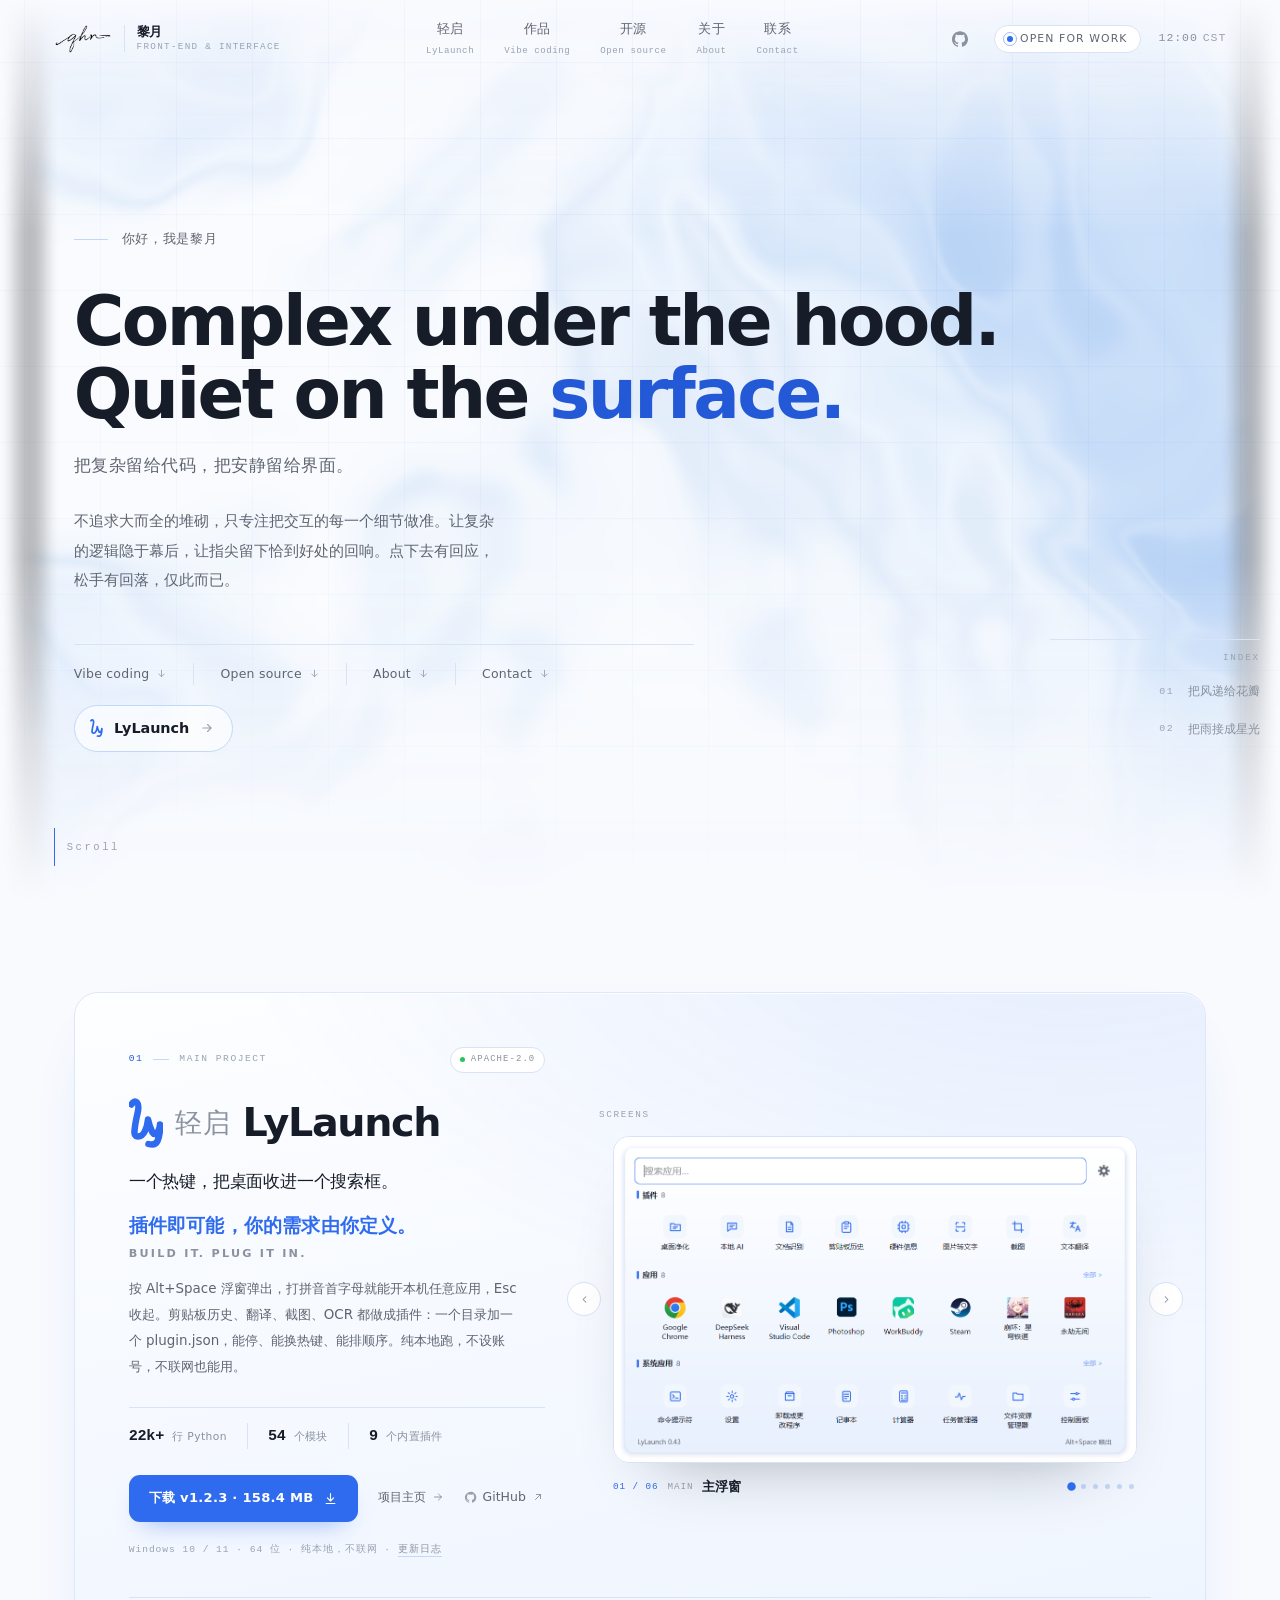
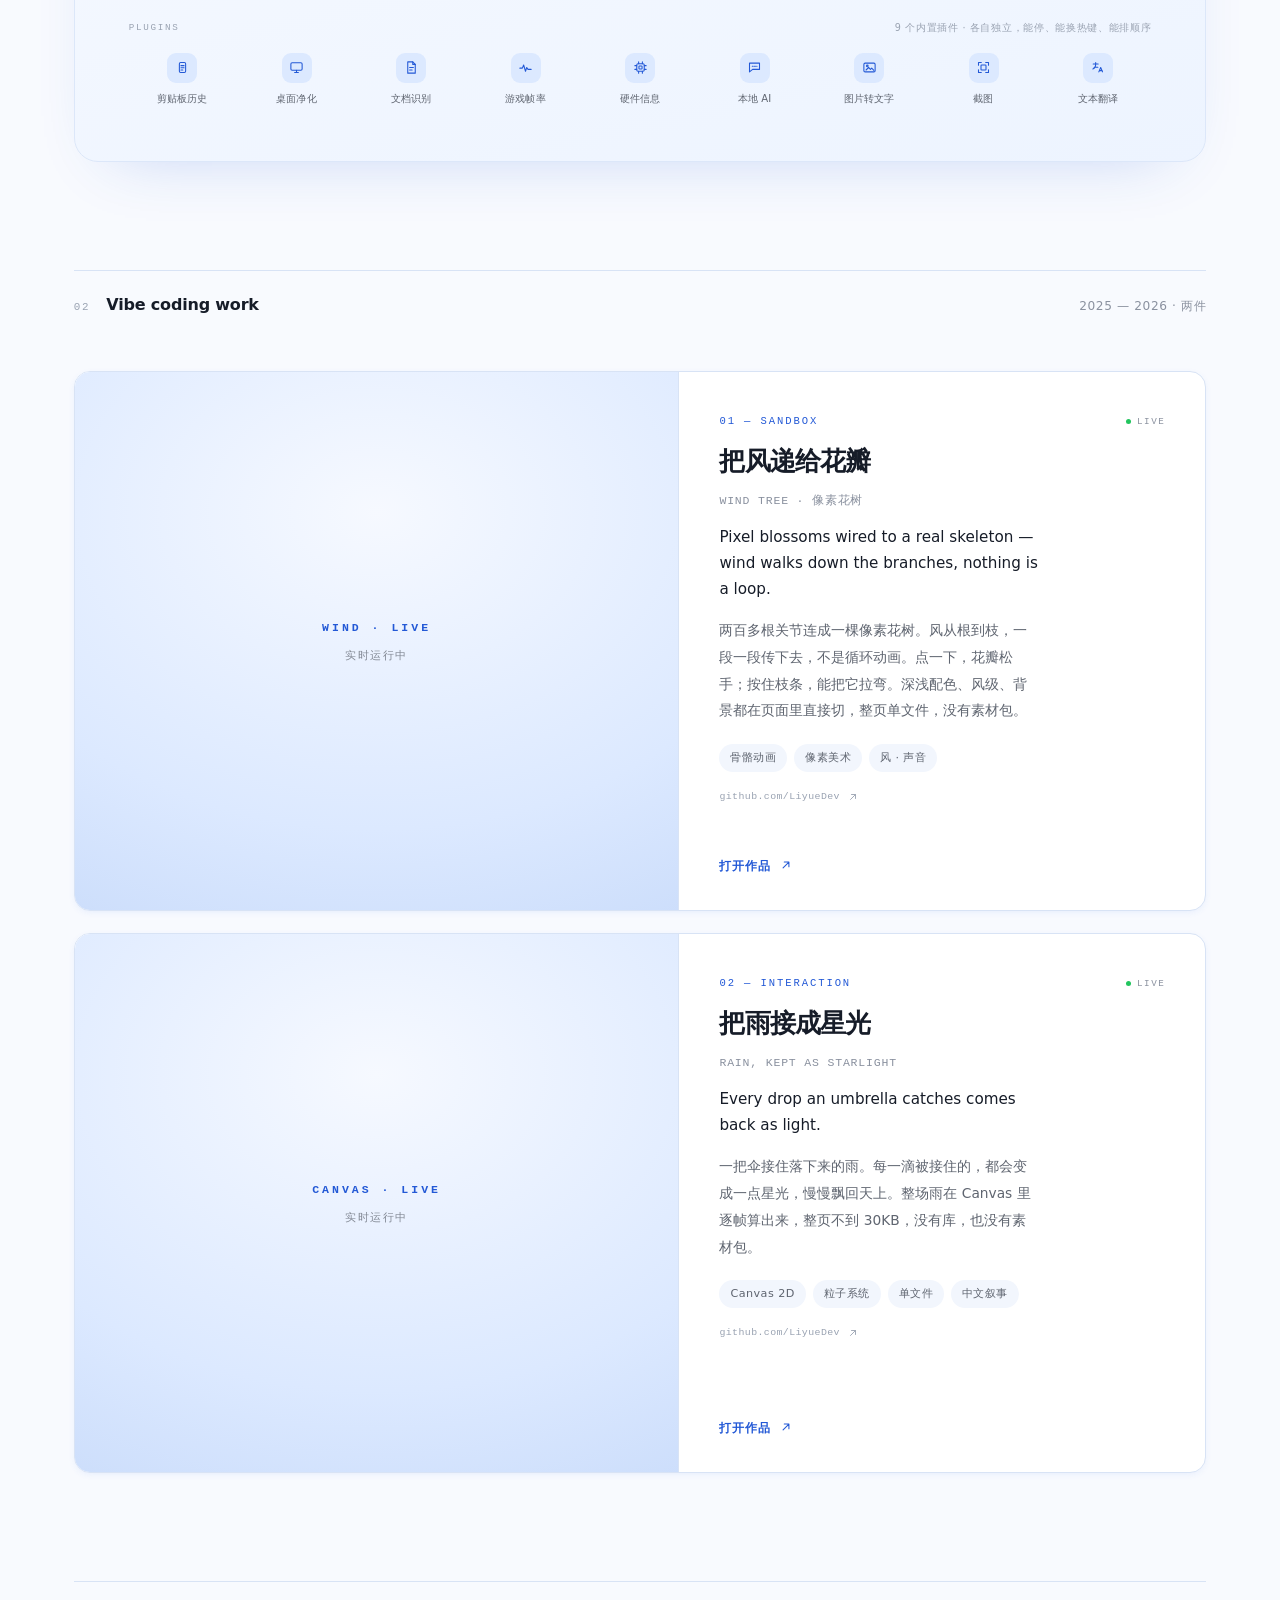
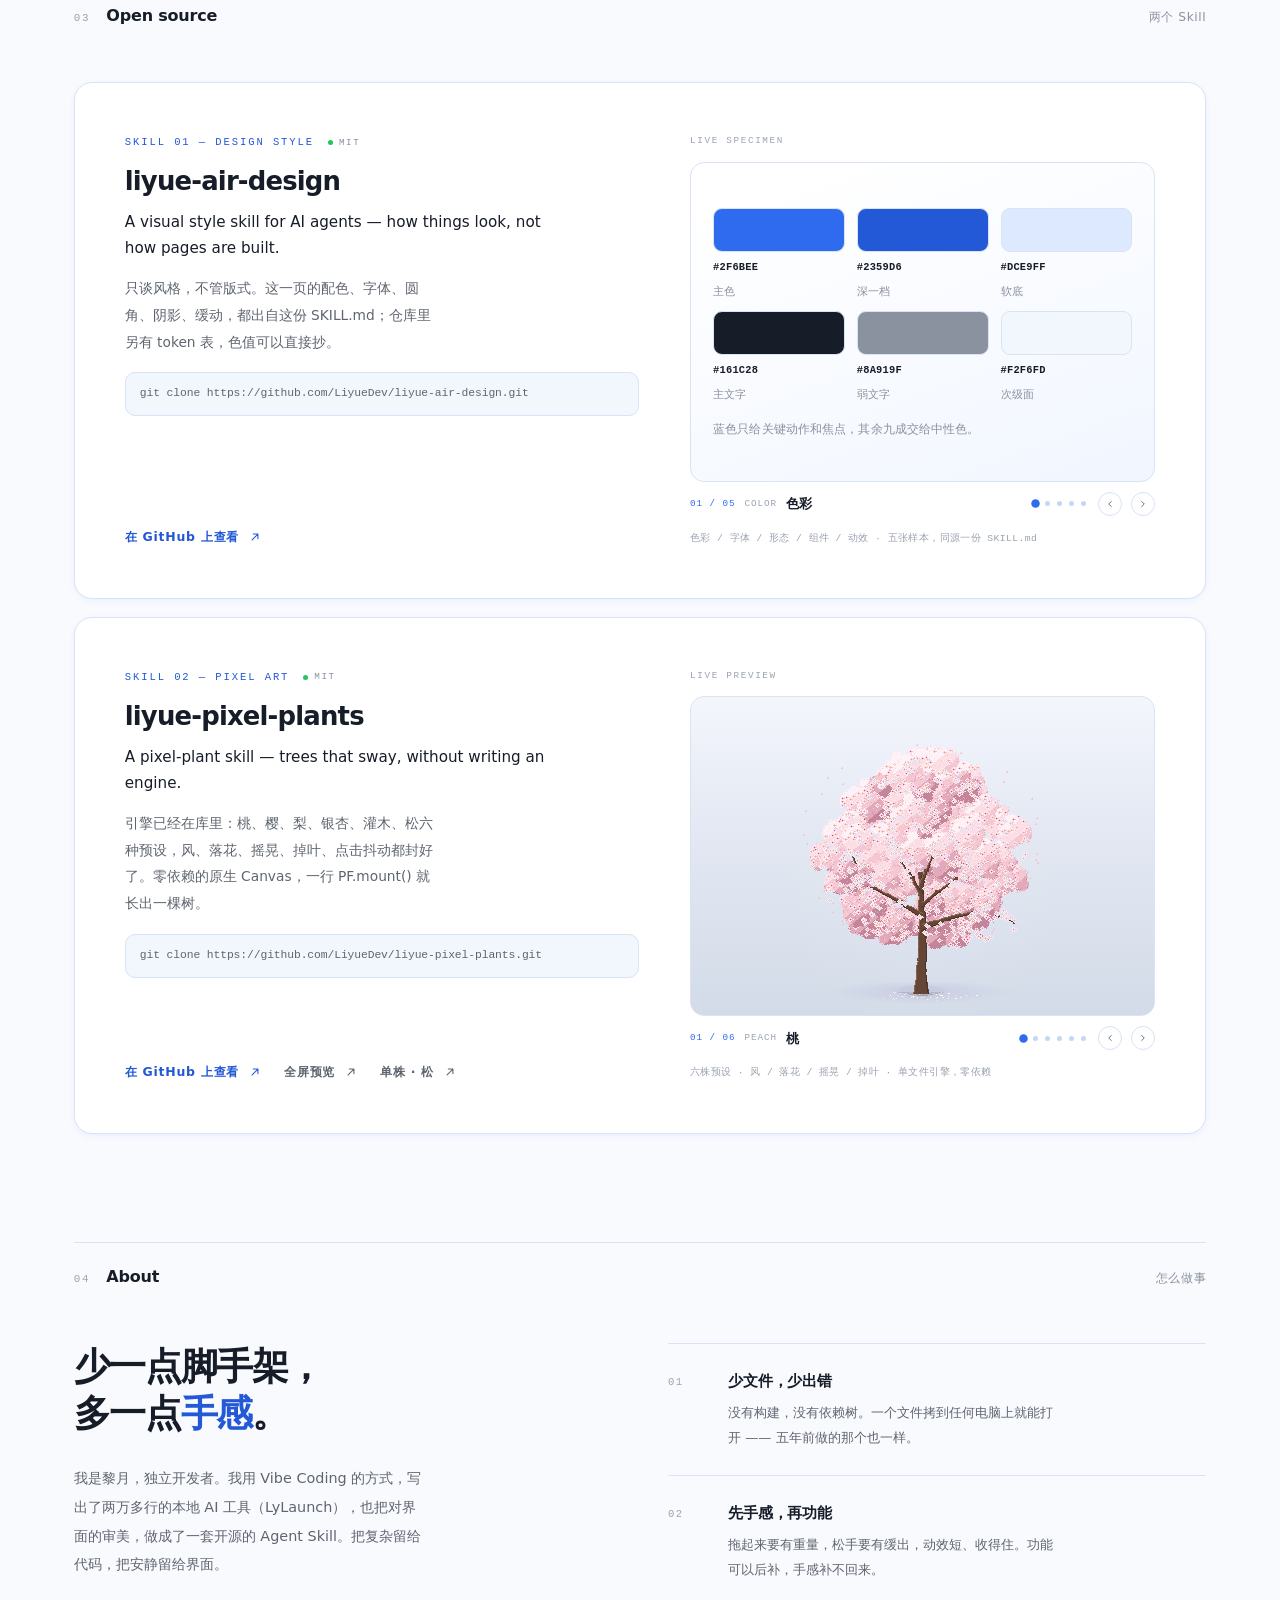
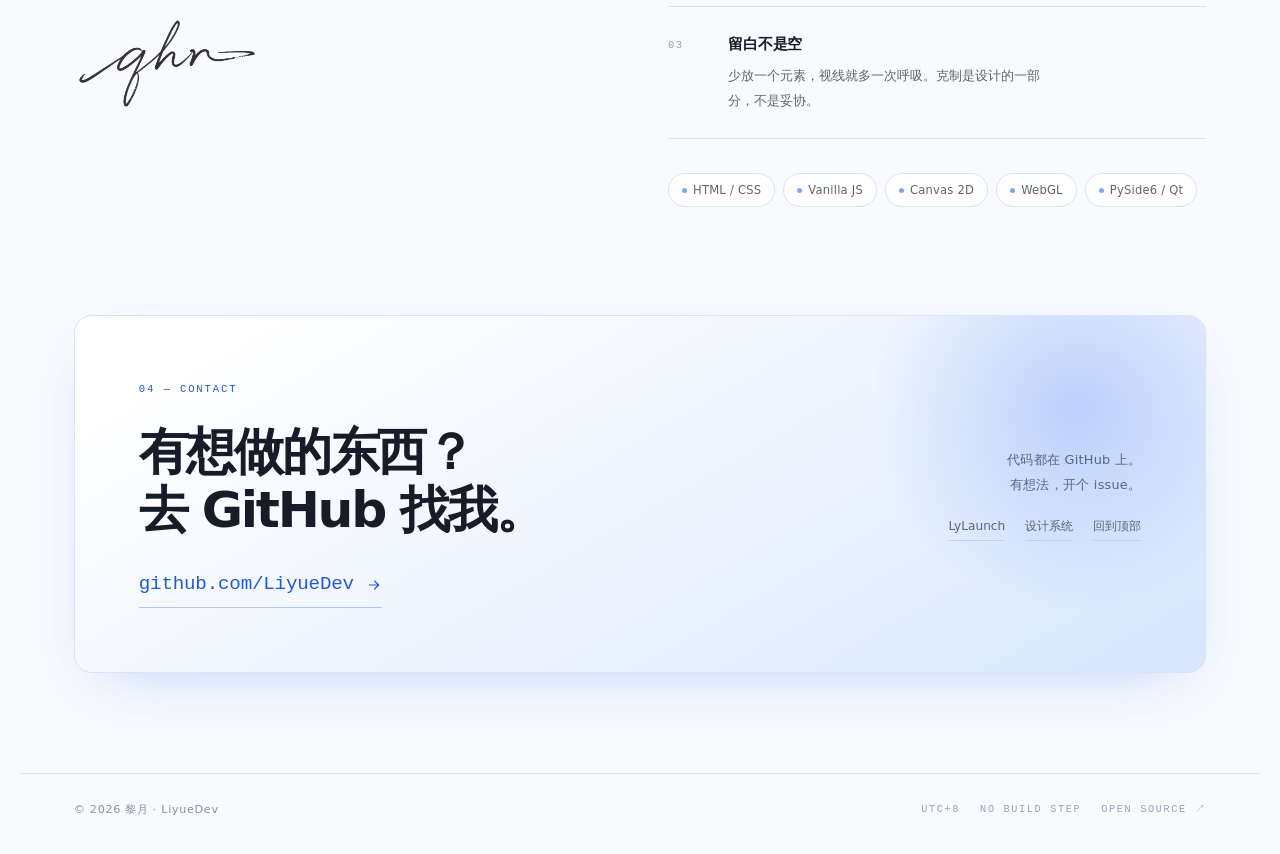
<file: index.html>
<!doctype html>
<html lang="zh-CN">
<head>
<meta charset="utf-8">
<meta name="viewport" content="width=device-width, initial-scale=1, viewport-fit=cover">
<title>黎月 · Front-end & Interface</title>
<meta name="description" content="Complex under the hood. Quiet on the surface. 黎月的前端作品集：把复杂留给代码，把安静留给界面。">
<meta name="theme-color" content="#F8FAFE">
<link rel="icon" href="assets/img/favicon.ico">
<meta property="og:type" content="website">
<meta property="og:site_name" content="黎月 · Front-end & Interface">
<meta property="og:title" content="黎月 · Front-end & Interface">
<meta property="og:description" content="Complex under the hood. Quiet on the surface. 把复杂留给代码，把安静留给界面。">
<meta property="og:url" content="https://liyuedev.github.io/">
<meta property="og:image" content="https://liyuedev.github.io/assets/img/preview.png">
<meta property="og:image:width" content="1200">
<meta property="og:image:height" content="630">
<meta property="og:locale" content="zh_CN">
<meta name="twitter:card" content="summary_large_image">
<meta name="twitter:title" content="黎月 · Front-end & Interface">
<meta name="twitter:description" content="Complex under the hood. Quiet on the surface.">
<meta name="twitter:image" content="https://liyuedev.github.io/assets/img/preview.png">
<link rel="stylesheet" href="assets/css/home.css">
</head>
<body>

<!-- ══════ nav ══════ -->
<nav class="nav" id="nav">
  <a class="brand" href="#top" aria-label="回到顶部">
    <img src="assets/img/avatar.png" alt="黎月的手写签名">
    <span class="who"><b>黎月</b><i>Front-end &amp; Interface</i></span>
  </a>
  <div class="links">
    <a href="#lylaunch"><b>轻启</b><i>LyLaunch</i></a>
    <a href="#work"><b>作品</b><i>Vibe coding</i></a>
    <a href="#skill"><b>开源</b><i>Open source</i></a>
    <a href="#about"><b>关于</b><i>About</i></a>
    <a href="#contact"><b>联系</b><i>Contact</i></a>
  </div>
  <div class="status">
    <a class="gh" href="https://github.com/LiyueDev" target="_blank" rel="noopener" aria-label="GitHub：LiyueDev" title="github.com/LiyueDev">
      <svg viewBox="0 0 24 24" fill="currentColor" aria-hidden="true"><path d="M12 .297c-6.63 0-12 5.373-12 12 0 5.303 3.438 9.8 8.205 11.385.6.113.82-.258.82-.577 0-.285-.01-1.04-.015-2.04-3.338.724-4.042-1.61-4.042-1.61C4.422 18.07 3.633 17.7 3.633 17.7c-1.087-.744.084-.729.084-.729 1.205.084 1.838 1.236 1.838 1.236 1.07 1.835 2.809 1.305 3.495.998.108-.776.417-1.305.76-1.605-2.665-.3-5.466-1.332-5.466-5.93 0-1.31.465-2.38 1.235-3.22-.135-.303-.54-1.523.105-3.176 0 0 1.005-.322 3.3 1.23.96-.267 1.98-.399 3-.405 1.02.006 2.04.138 3 .405 2.28-1.552 3.285-1.23 3.285-1.23.645 1.653.24 2.873.12 3.176.765.84 1.23 1.91 1.23 3.22 0 4.61-2.805 5.625-5.475 5.92.42.36.81 1.096.81 2.22 0 1.606-.015 2.896-.015 3.286 0 .315.21.69.825.57C20.565 22.092 24 17.592 24 12.297c0-6.627-5.373-12-12-12"/></svg>
    </a>
    <span class="pill"><i class="dot"></i>Open for work</span>
    <span class="clock" id="clock">--:--<span>CST</span></span>
  </div>
</nav>

<!-- ══════ hero ══════ -->
<header class="hero" id="top">
  <div class="hero-fluid" aria-hidden="true"><canvas id="fluidCv"></canvas></div>
  <div class="wrap">
    <div class="eyebrow cn">你好，我是黎月</div>
    <h1>
      <span class="w" style="--i:0">Complex</span>
      <span class="w" style="--i:1">under</span>
      <span class="w" style="--i:2">the</span>
      <span class="w" style="--i:3">hood.</span><br>
      <span class="w" style="--i:4">Quiet</span>
      <span class="w" style="--i:5">on</span>
      <span class="w" style="--i:6">the</span>
      <span class="w accent" style="--i:7">surface.</span>
    </h1>
    <p class="hero-zh">把复杂留给代码，把安静留给界面。</p>
    <p class="lede">
      不追求大而全的堆砌，只专注把交互的每一个细节做准。让复杂的逻辑隐于幕后，让指尖留下恰到好处的回响。点下去有回应，松手有回落，仅此而已。
    </p>
    <div class="stats">
      <a href="#work">Vibe coding<svg viewBox="0 0 24 24" fill="none" stroke="currentColor" stroke-width="2" stroke-linecap="round" stroke-linejoin="round"><path d="M12 5v14M6 13l6 6 6-6"/></svg></a>
      <a href="#skill">Open source<svg viewBox="0 0 24 24" fill="none" stroke="currentColor" stroke-width="2" stroke-linecap="round" stroke-linejoin="round"><path d="M12 5v14M6 13l6 6 6-6"/></svg></a>
      <a href="#about">About<svg viewBox="0 0 24 24" fill="none" stroke="currentColor" stroke-width="2" stroke-linecap="round" stroke-linejoin="round"><path d="M12 5v14M6 13l6 6 6-6"/></svg></a>
      <a href="#contact">Contact<svg viewBox="0 0 24 24" fill="none" stroke="currentColor" stroke-width="2" stroke-linecap="round" stroke-linejoin="round"><path d="M12 5v14M6 13l6 6 6-6"/></svg></a>
    </div>

    <div class="hero-cta-row">
      <a class="hero-cta" href="pages/lylaunch.html" aria-label="查看轻启 LyLaunch 项目页">
        <svg class="hero-cta-mark" viewBox="60 26 136 204" aria-hidden="true" focusable="false">
          <path d="M70 54 Q80 36 92 46 Q102 56 94 90 Q84 132 82 160 Q80 182 96 182 Q114 182 124 160 Q134 138 136 114 Q142 144 154 166 Q164 180 176 162 Q184 148 184 134 Q186 170 174 200 Q164 220 138 212"
                fill="none" stroke="currentColor" stroke-width="18" stroke-linecap="round" stroke-linejoin="round"/>
        </svg>
        <span class="hero-cta-name">LyLaunch</span>
        <svg class="hero-cta-arrow" viewBox="0 0 24 24" fill="none" stroke="currentColor" stroke-width="2" stroke-linecap="round" stroke-linejoin="round" aria-hidden="true"><path d="M5 12h14M13 6l6 6-6 6"/></svg>
      </a>
    </div>

    <aside class="hero-index" aria-label="作品索引">
      <span class="lbl">Index</span>
      <a href="#work"><b>01</b>把风递给花瓣</a>
      <a href="#work"><b>02</b>把雨接成星光</a>
    </aside>
  </div>
  <div class="scrollcue"><i></i>Scroll</div>
</header>

<!-- ══════ lylaunch ══════ -->
<section class="section ly-sec" id="lylaunch">
  <div class="wrap">
    <div class="ly-block reveal">
      <div class="ly-info">
        <div class="ly-kicker">
          <span class="ly-num">01</span>
          <span class="ly-dash"></span>
          <span>Main project</span>
          <span class="ly-flag"><i></i>Apache-2.0</span>
        </div>

        <a class="ly-head" href="pages/lylaunch.html" target="_blank" rel="noopener" title="在新标签页打开 LyLaunch 项目主页">
          <h2 class="ly-name">
            <svg class="ly-mark" viewBox="60 26 136 204" aria-hidden="true" focusable="false"><path d="M70 54 Q80 36 92 46 Q102 56 94 90 Q84 132 82 160 Q80 182 96 182 Q114 182 124 160 Q134 138 136 114 Q142 144 154 166 Q164 180 176 162 Q184 148 184 134 Q186 170 174 200 Q164 220 138 212" fill="none" stroke="#2F6BEE" stroke-width="26" stroke-linecap="round" stroke-linejoin="round"/></svg>
            <span class="ly-cn">轻启</span>
            <span class="ly-en">LyLaunch</span>
          </h2>

          <p class="ly-tag">一个热键，把桌面收进一个搜索框。</p>
        </a>
        <p class="ly-slogan">
          <span class="ly-slogan-cn">插件即可能，你的需求由你定义。</span>
          <span class="ly-slogan-en">Build it. Plug it in.</span>
        </p>
        <p class="ly-desc">按 Alt+Space 浮窗弹出，打拼音首字母就能开本机任意应用，Esc 收起。剪贴板历史、翻译、截图、OCR 都做成插件：一个目录加一个 plugin.json，能停、能换热键、能排顺序。纯本地跑，不设账号，不联网也能用。</p>

        <ul class="ly-figs">
          <li><b>22k+</b><span>行 Python</span></li>
          <li><b>54</b><span>个模块</span></li>
          <li><b>9</b><span>个内置插件</span></li>
        </ul>

        <div class="ly-act">
          <a class="ly-dl" href="https://github.com/LiyueDev/LyLaunch/releases/download/v1.2.3/LyLaunch-1.2.3-setup.exe" target="_blank" rel="noopener" title="Windows 10 / 11 64 位安装包，158.4 MB">
            下载 v1.2.3 · 158.4 MB
            <svg viewBox="0 0 24 24" fill="none" stroke="currentColor" stroke-width="1.8" stroke-linecap="round" stroke-linejoin="round"><path d="M12 4v11M7 11l5 5 5-5M5 20h14"/></svg>
          </a>
          <a class="ly-ghost" href="pages/lylaunch.html" target="_blank" rel="noopener" title="在新标签页打开 LyLaunch 项目主页">
            项目主页
            <svg viewBox="0 0 24 24" fill="none" stroke="currentColor" stroke-width="1.8" stroke-linecap="round" stroke-linejoin="round"><path d="M5 12h14M13 6l6 6-6 6"/></svg>
          </a>
          <a class="ly-ghost" href="https://github.com/LiyueDev/LyLaunch" target="_blank" rel="noopener">
            <svg class="ly-gh" viewBox="0 0 24 24" fill="currentColor" aria-hidden="true" focusable="false"><path d="M12 1.7c-5.7 0-10.3 4.6-10.3 10.3 0 4.6 3 8.4 7.1 9.8.5.1.7-.2.7-.5v-1.8c-2.9.6-3.5-1.4-3.5-1.4-.5-1.2-1.2-1.6-1.2-1.6-.9-.6.1-.6.1-.6 1 .1 1.6 1.1 1.6 1.1.9 1.6 2.4 1.1 3 .9.1-.7.4-1.1.6-1.4-2.3-.3-4.7-1.2-4.7-5.1 0-1.1.4-2.1 1.1-2.8-.1-.3-.5-1.4.1-2.8 0 0 .9-.3 2.9 1.1a10 10 0 0 1 5.3 0c2-1.4 2.9-1.1 2.9-1.1.6 1.4.2 2.5.1 2.8.7.7 1.1 1.7 1.1 2.8 0 3.9-2.4 4.8-4.7 5.1.4.3.7.9.7 1.9v2.8c0 .3.2.6.7.5 4.1-1.4 7.1-5.2 7.1-9.8 0-5.7-4.6-10.3-10.3-10.3z"/></svg>
            GitHub
            <svg viewBox="0 0 24 24" fill="none" stroke="currentColor" stroke-width="1.8" stroke-linecap="round" stroke-linejoin="round"><path d="M7 17 17 7M9 7h8v8"/></svg>
          </a>
        </div>

        <p class="ly-meta">Windows 10 / 11 · 64 位 · 纯本地，不联网 · <a href="https://github.com/LiyueDev/LyLaunch/blob/main/CHANGELOG.md" target="_blank" rel="noopener">更新日志</a></p>
      </div>

      <div class="ly-visual">
        <span class="ly-lbl">Screens</span>
        <div class="ly-car">
          <div class="ly-stage" id="lyStage" tabindex="0" role="group" aria-label="LyLaunch 界面截图，点击看下一张">
            <div class="ly-shot on" data-key="main" data-cn="主浮窗">
              <img src="assets/img/lylaunch-main.png" alt="LyLaunch 主浮窗：搜索框、插件、应用、系统应用三组图标" loading="lazy">
            </div>
            <div class="ly-shot" data-key="search" data-cn="拼音搜索">
              <img src="assets/img/lylaunch-search.png" alt="使用展示：输入 wx，列出微信、微信开发者工具、蓝牙、网络四个结果" loading="lazy">
            </div>
            <div class="ly-shot" data-key="plugins" data-cn="插件浏览">
              <img src="assets/img/lylaunch/settings-plugins.png" alt="插件浏览：插件管理页，逐个开关、排热键" loading="lazy">
            </div>
            <div class="ly-shot" data-key="ai" data-cn="本地 AI">
              <img src="assets/img/lylaunch-ai.png" alt="本地 AI 对话插件：Qwen3.5-9B 本机推理，不联网，内容不出这台机器" loading="lazy">
            </div>
            <div class="ly-shot" data-key="ocr" data-cn="文档识别">
              <img src="assets/img/lylaunch-ocr.png" alt="文档识别插件：拖入 PDF 与图片，本地模型 XiaoMi-OCR-0 推理" loading="lazy">
            </div>
            <div class="ly-shot" data-key="hw" data-cn="硬件信息">
              <img src="assets/img/lylaunch-hw.png" alt="硬件信息插件：系统、处理器、主板、内存、显卡、显示器、硬盘" loading="lazy">
            </div>
          </div>
          <button class="pf-arrow" id="lyPrev" type="button" aria-label="上一张">
            <svg viewBox="0 0 24 24" fill="none" stroke="currentColor" stroke-width="2.2" stroke-linecap="round" stroke-linejoin="round"><path d="M15 6 9 12l6 6"/></svg>
          </button>
          <button class="pf-arrow" id="lyNext" type="button" aria-label="下一张">
            <svg viewBox="0 0 24 24" fill="none" stroke="currentColor" stroke-width="2.2" stroke-linecap="round" stroke-linejoin="round"><path d="M9 6l6 6-6 6"/></svg>
          </button>
          <div class="pf-hud">
            <span class="pf-no" id="lyNo">01 / 06</span>
            <span class="pf-key" id="lyKey">main</span>
            <span class="pf-cn" id="lyCn">主浮窗</span>
            <span class="pf-dots" id="lyDots" role="tablist" aria-label="切换截图"></span>
          </div>
        </div>
      </div>

      <div class="ly-plugbar">
        <div class="ly-plughead">
          <span class="ly-lbl">Plugins</span>
          <span class="ly-plughint">9 个内置插件 · 各自独立，能停、能换热键、能排顺序</span>
        </div>
        <div class="ly-plugs">
          <span class="ly-plug" data-k="clip">
            <i class="pl-ico"><svg viewBox="0 0 24 24" fill="none" stroke="currentColor" stroke-width="1.7" stroke-linecap="round" stroke-linejoin="round"><rect x="7" y="4" width="10" height="16" rx="2"/><path d="M9.5 9h5M9.5 12.5h5M9.5 16h3"/></svg></i>
            <span>剪贴板历史</span>
          </span>
          <span class="ly-plug" data-k="desk">
            <i class="pl-ico"><svg viewBox="0 0 24 24" fill="none" stroke="currentColor" stroke-width="1.7" stroke-linecap="round" stroke-linejoin="round"><rect x="3" y="4.5" width="18" height="12" rx="2"/><path d="M9 20h6M12 16.5V20"/></svg></i>
            <span>桌面净化</span>
          </span>
          <span class="ly-plug" data-k="doc">
            <i class="pl-ico"><svg viewBox="0 0 24 24" fill="none" stroke="currentColor" stroke-width="1.7" stroke-linecap="round" stroke-linejoin="round"><path d="M6 3h8l4 4v14H6z"/><path d="M14 3v4h4"/><path d="M9 12h6M9 16h4"/></svg></i>
            <span>文档识别</span>
          </span>
          <span class="ly-plug" data-k="fps">
            <i class="pl-ico"><svg viewBox="0 0 24 24" fill="none" stroke="currentColor" stroke-width="1.7" stroke-linecap="round" stroke-linejoin="round"><path d="M3 13h4l2-5 3 10 2-6 2 3h5"/></svg></i>
            <span>游戏帧率</span>
          </span>
          <span class="ly-plug" data-k="hw">
            <i class="pl-ico"><svg viewBox="0 0 24 24" fill="none" stroke="currentColor" stroke-width="1.7" stroke-linecap="round" stroke-linejoin="round"><rect x="6" y="6" width="12" height="12" rx="2"/><rect x="9.5" y="9.5" width="5" height="5" rx="1"/><path d="M9 3v3M15 3v3M9 18v3M15 18v3M3 9h3M3 15h3M18 9h3M18 15h3"/></svg></i>
            <span>硬件信息</span>
          </span>
          <span class="ly-plug" data-k="ai">
            <i class="pl-ico"><svg viewBox="0 0 24 24" fill="none" stroke="currentColor" stroke-width="1.7" stroke-linecap="round" stroke-linejoin="round"><path d="M4 5h16v10H9l-5 4z"/><path d="M8.5 10h1.5M12 10h1.5M15.5 10h.5"/></svg></i>
            <span>本地 AI</span>
          </span>
          <span class="ly-plug" data-k="ocr">
            <i class="pl-ico"><svg viewBox="0 0 24 24" fill="none" stroke="currentColor" stroke-width="1.7" stroke-linecap="round" stroke-linejoin="round"><rect x="3" y="5" width="18" height="14" rx="2"/><circle cx="8.5" cy="9.5" r="1.3"/><path d="M6.5 16l4-4 3 3 2-2 3.5 3.5"/></svg></i>
            <span>图片转文字</span>
          </span>
          <span class="ly-plug" data-k="shot">
            <i class="pl-ico"><svg viewBox="0 0 24 24" fill="none" stroke="currentColor" stroke-width="1.7" stroke-linecap="round" stroke-linejoin="round"><path d="M4 8.5V4h4.5M15.5 4H20v4.5M20 15.5V20h-4.5M8.5 20H4v-4.5"/><rect x="8" y="8" width="8" height="8" rx="1"/></svg></i>
            <span>截图</span>
          </span>
          <span class="ly-plug" data-k="trans">
            <i class="pl-ico"><svg viewBox="0 0 24 24" fill="none" stroke="currentColor" stroke-width="1.7" stroke-linecap="round" stroke-linejoin="round"><path d="M3.5 6.5h8M7.5 4v2.5c0 4-2 7-4.5 8M5 11.5h6"/><path d="M12.5 19l3-7 3 7M13.5 17h4.5"/></svg></i>
            <span>文本翻译</span>
          </span>
        </div>
      </div>
    </div>
  </div>
</section>

<!-- ══════ work ══════ -->
<section class="section" id="work">
  <div class="wrap">
    <div class="sec-head reveal">
      <span class="num">02</span>
      <h2>Vibe coding work</h2>
      <span class="aside">2025 — 2026 · 两件</span>
    </div>

    <!-- 01 -->
    <article class="card card--wide reveal">
      <div class="preview" data-src="pages/wind-tree.html?embed=1" data-title="把风递给花瓣 · 实时预览">
        <div class="cover">
          <strong>Wind · Live</strong>
          <em>实时运行中</em>
        </div>
      </div>
      <div class="info">
        <div class="idxrow">
          <span class="idx">01 — Sandbox</span>
          <span class="state"><i></i>Live</span>
        </div>
        <h3>把风递给花瓣</h3>
        <div class="sub">Wind tree · 像素花树</div>
        <p class="en">Pixel blossoms wired to a real skeleton — wind walks down the branches, nothing is a loop.</p>
        <p class="zh">两百多根关节连成一棵像素花树。风从根到枝，一段一段传下去，不是循环动画。点一下，花瓣松手；按住枝条，能把它拉弯。深浅配色、风级、背景都在页面里直接切，整页单文件，没有素材包。</p>
        <div class="tags">
          <span class="tag">骨骼动画</span>
          <span class="tag">像素美术</span>
          <span class="tag">风 · 声音</span>
        </div>
        <a class="src" href="https://github.com/LiyueDev" target="_blank" rel="noopener">
          github.com/LiyueDev
          <svg viewBox="0 0 24 24" fill="none" stroke="currentColor" stroke-width="1.8" stroke-linecap="round" stroke-linejoin="round"><path d="M7 17 17 7M9 7h8v8"/></svg>
        </a>
        <a class="open" href="pages/wind-tree.html" target="_blank" rel="noopener">
          打开作品
          <svg viewBox="0 0 24 24" fill="none" stroke="currentColor" stroke-width="1.8" stroke-linecap="round" stroke-linejoin="round"><path d="M7 17 17 7M9 7h8v8"/></svg>
        </a>
      </div>
    </article>


    <!-- 02 -->
    <article class="card card--wide reveal d1" style="margin-top:22px">
      <div class="preview" data-src="pages/star-rain.html?embed=1&amp;v=3" data-title="把雨接成星光 · 实时预览">
        <div class="cover">
          <strong>Canvas · Live</strong>
          <em>实时运行中</em>
        </div>
      </div>
      <div class="info">
        <div class="idxrow">
          <span class="idx">02 — Interaction</span>
          <span class="state"><i></i>Live</span>
        </div>
        <h3>把雨接成星光</h3>
        <div class="sub">Rain, kept as starlight</div>
        <p class="en">Every drop an umbrella catches comes back as light.</p>
        <p class="zh">一把伞接住落下来的雨。每一滴被接住的，都会变成一点星光，慢慢飘回天上。整场雨在 Canvas 里逐帧算出来，整页不到 30KB，没有库，也没有素材包。</p>
        <div class="tags">
          <span class="tag">Canvas 2D</span>
          <span class="tag">粒子系统</span>
          <span class="tag">单文件</span>
          <span class="tag">中文叙事</span>
        </div>
        <a class="src" href="https://github.com/LiyueDev" target="_blank" rel="noopener">
          github.com/LiyueDev
          <svg viewBox="0 0 24 24" fill="none" stroke="currentColor" stroke-width="1.8" stroke-linecap="round" stroke-linejoin="round"><path d="M7 17 17 7M9 7h8v8"/></svg>
        </a>
        <a class="open" href="pages/star-rain.html" target="_blank" rel="noopener">
          打开作品
          <svg viewBox="0 0 24 24" fill="none" stroke="currentColor" stroke-width="1.8" stroke-linecap="round" stroke-linejoin="round"><path d="M7 17 17 7M9 7h8v8"/></svg>
        </a>
      </div>
    </article>

  </div>
</section>

<!-- ══════ skill ══════ -->
<section class="section" id="skill">
  <div class="wrap">
    <div class="sec-head reveal">
      <span class="num">03</span>
      <h2>Open source</h2>
      <span class="aside">两个 Skill</span>
    </div>

    <div class="skill-card reveal d1" style="margin-top:18px">
      <div class="skill-copy">
        <div class="idxrow">
          <span class="idx">Skill 01 — Design style</span>
          <span class="state"><i></i>MIT</span>
        </div>
        <h3>liyue-air-design</h3>
        <p class="en">A visual style skill for AI agents — how things look, not how pages are built.</p>
        <p class="zh">只谈风格，不管版式。这一页的配色、字体、圆角、阴影、缓动，都出自这份 SKILL.md；仓库里另有 token 表，色值可以直接抄。</p>
        <div class="clone">git clone <wbr>https://<wbr>github.com/<wbr>LiyueDev/<wbr>liyue-air-design.git</div>
        <a class="open" href="https://github.com/LiyueDev/liyue-air-design" target="_blank" rel="noopener">
          在 GitHub 上查看
          <svg viewBox="0 0 24 24" fill="none" stroke="currentColor" stroke-width="1.8" stroke-linecap="round" stroke-linejoin="round"><path d="M7 17 17 7M9 7h8v8"/></svg>
        </a>
      </div>

      <div class="skill-tokens">
        <span class="lbl">Live specimen</span>
        <div class="ds-car">
          <div class="ds-stage" id="dsStage" role="group" aria-label="设计系统样本">

            <div class="ds-slide on">
              <div class="ds-swatches">
                <div class="tok"><i class="sw" style="background:#2F6BEE"></i><b>#2F6BEE</b><span>主色</span></div>
                <div class="tok"><i class="sw" style="background:#2359D6"></i><b>#2359D6</b><span>深一档</span></div>
                <div class="tok"><i class="sw" style="background:#DCE9FF"></i><b>#DCE9FF</b><span>软底</span></div>
                <div class="tok"><i class="sw" style="background:#161C28"></i><b>#161C28</b><span>主文字</span></div>
                <div class="tok"><i class="sw" style="background:#8A919F"></i><b>#8A919F</b><span>弱文字</span></div>
                <div class="tok"><i class="sw" style="background:#F2F6FD"></i><b>#F2F6FD</b><span>次级面</span></div>
              </div>
              <p class="ds-cap">蓝色只给关键动作和焦点，其余九成交给中性色。</p>
            </div>

            <div class="ds-slide">
              <div class="ds-type">
                <div class="ds-h">安静的界面</div>
                <div class="ds-en">Quiet interfaces that answer back.</div>
                <div class="ds-line"><span class="ds-tag">正文</span><span class="ds-body">15px · 行高 1.72 · 字距 0</span></div>
                <div class="ds-line"><span class="ds-tag">眉标</span><span class="ds-mono">MONO · 0.58REM · 0.18EM</span></div>
              </div>
              <p class="ds-cap">标题收紧到 -.045em，正文疏朗到 1.72；中文起于 Noto Sans SC。</p>
            </div>

            <div class="ds-slide">
              <div class="ds-form">
                <div class="ds-form-col">
                  <div class="ds-tile" style="border-radius:8px;box-shadow:var(--sh-1)"><span>8</span></div>
                  <span class="ds-mono">R 8 · 贴地</span>
                </div>
                <div class="ds-form-col">
                  <div class="ds-tile" style="border-radius:12px;box-shadow:var(--sh-2)"><span>12</span></div>
                  <span class="ds-mono">R 12 · 浮起</span>
                </div>
                <div class="ds-form-col">
                  <div class="ds-tile" style="border-radius:18px;box-shadow:var(--sh-3)"><span>18</span></div>
                  <span class="ds-mono">R 18 · 最高层</span>
                </div>
              </div>
              <p class="ds-cap">描边 1px，圆角 8 / 12 / 18，阴影轻而偏蓝，不用重投影。</p>
            </div>

            <div class="ds-slide">
              <div class="ds-parts">
                <div class="ds-parts-row">
                  <span class="ds-btn">主要动作</span>
                  <span class="ds-btn ghost">次要</span>
                  <span class="ds-badge">MIT</span>
                </div>
                <div class="ds-input"><span>占位文字</span><i></i></div>
                <div class="ds-parts-row">
                  <span class="ds-pill"><i></i>可用</span>
                  <span class="ds-pill">
                    <svg viewBox="0 0 24 24" fill="none" stroke="#2359D6" stroke-width="1.8" stroke-linecap="round" stroke-linejoin="round"><path d="M7 17 17 7M9 7h8v8"/></svg>
                    线性图标 1.8
                  </span>
                </div>
              </div>
              <p class="ds-cap">按钮、输入、徽标都走同一套圆角与描边，图标线性、线宽 1.8。</p>
            </div>

            <div class="ds-slide">
              <div class="ds-motion">
                <div class="ds-track"><span class="ds-knob"></span></div>
                <div class="ds-line"><span class="ds-tag">缓出</span><span class="ds-mono">cubic-bezier(.22,.61,.36,1)</span></div>
                <div class="ds-line"><span class="ds-tag">时长</span><span class="ds-mono">.20 / .35 / .60 s</span></div>
              </div>
              <p class="ds-cap">动效围绕透明度和细微位移，短、缓出、点到为止。</p>
            </div>

          </div>
          <div class="pf-hud">
            <span class="pf-no" id="dsNo">01 / 05</span>
            <span class="pf-key" id="dsKey">color</span>
            <span class="pf-cn" id="dsCn">色彩</span>
            <span class="pf-dots" id="dsDots" role="tablist" aria-label="切换样本"></span>
            <button class="pf-arrow" id="dsPrev" type="button" aria-label="上一张">
              <svg viewBox="0 0 24 24" fill="none" stroke="currentColor" stroke-width="2.2" stroke-linecap="round" stroke-linejoin="round"><path d="M15 6 9 12l6 6"/></svg>
            </button>
            <button class="pf-arrow" id="dsNext" type="button" aria-label="下一张">
              <svg viewBox="0 0 24 24" fill="none" stroke="currentColor" stroke-width="2.2" stroke-linecap="round" stroke-linejoin="round"><path d="M9 6l6 6-6 6"/></svg>
            </button>
          </div>
        </div>
        <div class="tok-note">色彩 / 字体 / 形态 / 组件 / 动效 · 五张样本，同源一份 SKILL.md</div>
      </div>
    </div>

    <div class="skill-card reveal d1" style="margin-top:18px">
      <div class="skill-copy">
        <div class="idxrow">
          <span class="idx">Skill 02 — Pixel art</span>
          <span class="state"><i></i>MIT</span>
        </div>
        <h3>liyue-pixel-plants</h3>
        <p class="en">A pixel-plant skill — trees that sway, without writing an engine.</p>
        <p class="zh">引擎已经在库里：桃、樱、梨、银杏、灌木、松六种预设，风、落花、摇晃、掉叶、点击抖动都封好了。零依赖的原生 Canvas，一行 PF.mount() 就长出一棵树。</p>
        <div class="clone">git clone <wbr>https://<wbr>github.com/<wbr>LiyueDev/<wbr>liyue-pixel-plants.git</div>
        <div class="skill-links">
          <a class="open" href="https://github.com/LiyueDev/liyue-pixel-plants" target="_blank" rel="noopener">
            在 GitHub 上查看
            <svg viewBox="0 0 24 24" fill="none" stroke="currentColor" stroke-width="1.8" stroke-linecap="round" stroke-linejoin="round"><path d="M7 17 17 7M9 7h8v8"/></svg>
          </a>
          <a class="open alt" href="showpages/liyue-pixel-plants/demo.html" target="_blank" rel="noopener">
            全屏预览
            <svg viewBox="0 0 24 24" fill="none" stroke="currentColor" stroke-width="1.8" stroke-linecap="round" stroke-linejoin="round"><path d="M7 17 17 7M9 7h8v8"/></svg>
          </a>
          <a class="open alt" href="showpages/liyue-pixel-plants/pine.html" target="_blank" rel="noopener">
            单株 · 松
            <svg viewBox="0 0 24 24" fill="none" stroke="currentColor" stroke-width="1.8" stroke-linecap="round" stroke-linejoin="round"><path d="M7 17 17 7M9 7h8v8"/></svg>
          </a>
        </div>
      </div>

      <div class="skill-tokens">
        <span class="lbl">Live preview</span>
        <div class="pf-car">
          <div class="pf-stage" id="pfStage" tabindex="0" role="group" aria-label="像素植物实时预览，点击换下一株"></div>
          <div class="pf-hud">
            <span class="pf-no" id="pfNo">01 / 06</span>
            <span class="pf-key" id="pfKey">peach</span>
            <span class="pf-cn" id="pfCn">桃</span>
            <span class="pf-dots" id="pfDots" role="tablist" aria-label="切换植物"></span>
            <button class="pf-arrow" id="pfPrev" type="button" aria-label="上一株">
              <svg viewBox="0 0 24 24" fill="none" stroke="currentColor" stroke-width="2.2" stroke-linecap="round" stroke-linejoin="round"><path d="M15 6 9 12l6 6"/></svg>
            </button>
            <button class="pf-arrow" id="pfNext" type="button" aria-label="下一株">
              <svg viewBox="0 0 24 24" fill="none" stroke="currentColor" stroke-width="2.2" stroke-linecap="round" stroke-linejoin="round"><path d="M9 6l6 6-6 6"/></svg>
            </button>
          </div>
        </div>
        <div class="tok-note">六株预设 · 风 / 落花 / 摇晃 / 掉叶 · 单文件引擎，零依赖</div>
      </div>
    </div>
  </div>
</section>

<!-- ══════ about ══════ -->
<section class="section" id="about">
  <div class="wrap">
    <div class="sec-head reveal">
      <span class="num">04</span>
      <h2>About</h2>
      <span class="aside">怎么做事</span>
    </div>

    <div class="about">
      <div class="about-lead reveal">
        <h2>少一点脚手架，<br>多一点<em>手感</em>。</h2>
        <p>我是黎月，独立开发者。我用 Vibe Coding 的方式，写出了两万多行的本地 AI 工&#8288;具&#8288;（LyLaunch），也把对界面的审美，做成了一套开源的 Agent Skill。把复杂留给代码，把安静留给界面。</p>
        <img class="sign" src="assets/img/avatar.png" alt="手写签名">
      </div>

      <div class="reveal d1">
        <ul class="principles">
          <li>
            <span class="n">01</span>
            <div>
              <h4>少文件，少出错</h4>
              <p>没有构建，没有依赖树。一个文件拷到任何电脑上就能打开 —— 五年前做的那个也一样。</p>
            </div>
          </li>
          <li>
            <span class="n">02</span>
            <div>
              <h4>先手感，再功能</h4>
              <p>拖起来要有重量，松手要有缓出，动效短、收得住。功能可以后补，手感补不回来。</p>
            </div>
          </li>
          <li>
            <span class="n">03</span>
            <div>
              <h4>留白不是空</h4>
              <p>少放一个元素，视线就多一次呼吸。克制是设计的一部分，不是妥协。</p>
            </div>
          </li>
        </ul>
        <div class="stack">
          <span class="chip"><i></i>HTML / CSS</span>
          <span class="chip"><i></i>Vanilla JS</span>
          <span class="chip"><i></i>Canvas 2D</span>
          <span class="chip"><i></i>WebGL</span>
          <span class="chip"><i></i>PySide6 / Qt</span>
        </div>
      </div>
    </div>
  </div>
</section>

<!-- ══════ contact ══════ -->
<section class="section" id="contact">
  <div class="wrap">
    <div class="contact-card reveal">
      <span class="glow"></span>
      <div>
        <div class="idx">04 — Contact</div>
        <h2>有想做的东西？<br>去 GitHub 找我。</h2>
        <a class="mailto" href="https://github.com/LiyueDev" target="_blank" rel="noopener">
          github.com/LiyueDev
          <svg viewBox="0 0 24 24" fill="none" stroke="currentColor" stroke-width="1.8" stroke-linecap="round" stroke-linejoin="round"><path d="M5 12h13M13 6l6 6-6 6"/></svg>
        </a>
      </div>
      <div class="contact-side">
        <p>代码都在 GitHub 上。<br>有想法，开个 issue。</p>
        <div class="links2">
          <a href="https://github.com/LiyueDev/LyLaunch" target="_blank" rel="noopener">LyLaunch</a>
          <a href="https://github.com/LiyueDev/liyue-air-design" target="_blank" rel="noopener">设计系统</a>
          <a href="#top">回到顶部</a>
        </div>
      </div>
    </div>
  </div>
</section>

<footer>
  <div class="wrap" style="display:flex;align-items:center;justify-content:space-between;gap:18px;flex-wrap:wrap;width:100%">
    <small>© <span id="year">2026</span> 黎月 · LiyueDev</small>
    <div class="fright"><span>UTC+8</span><span>No build step</span><a href="https://github.com/LiyueDev" target="_blank" rel="noopener">Open source ↗</a></div>
  </div>
</footer>

<script src="assets/js/home.js" defer></script>
<script src="assets/js/liquid.js" defer></script>

<!-- 访问统计：51.LA v6 SDK（只加在首页） -->
<script charset="UTF-8" id="LA_COLLECT" src="https://sdk.51.la/js-sdk-pro.min.js"></script>
<script>LA.init({id:"3R3OjwHaFE8lvYFl",ck:"3R3OjwHaFE8lvYFl"})</script>
</body>
</html>
</file>
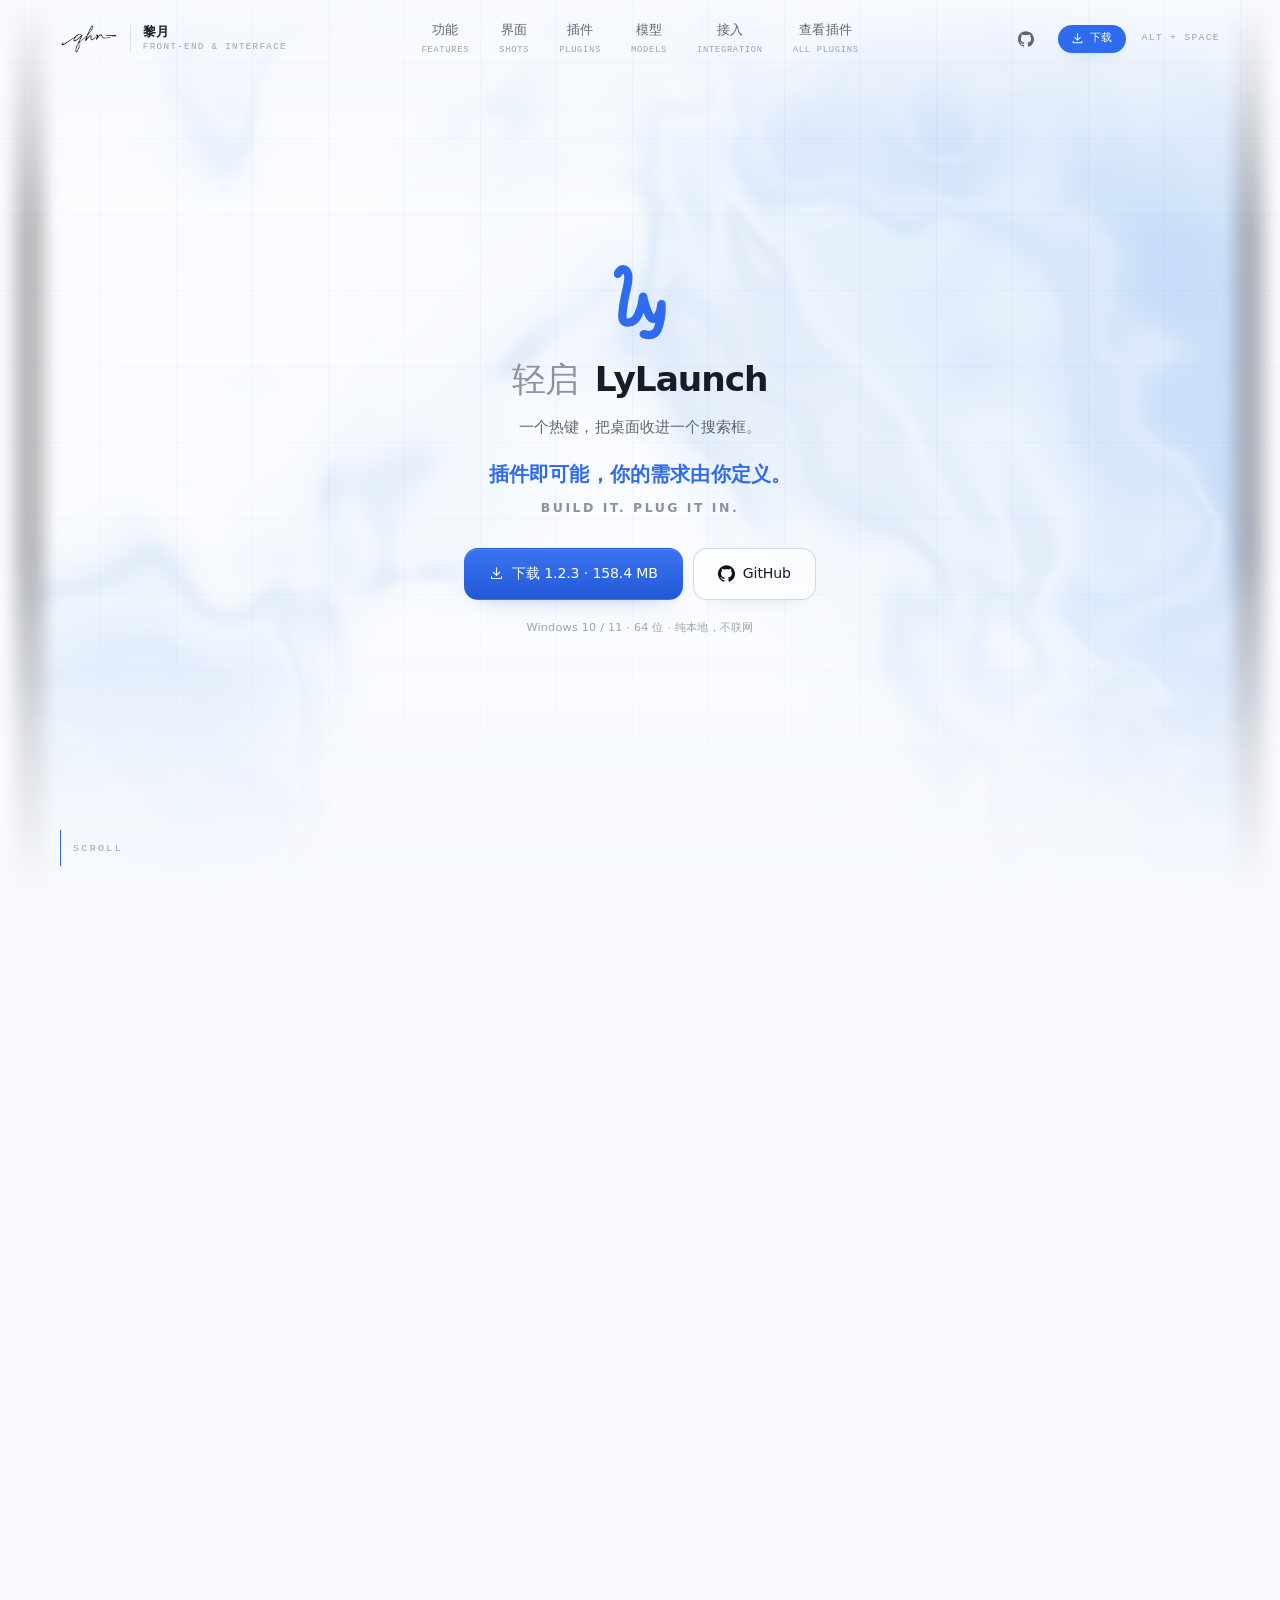
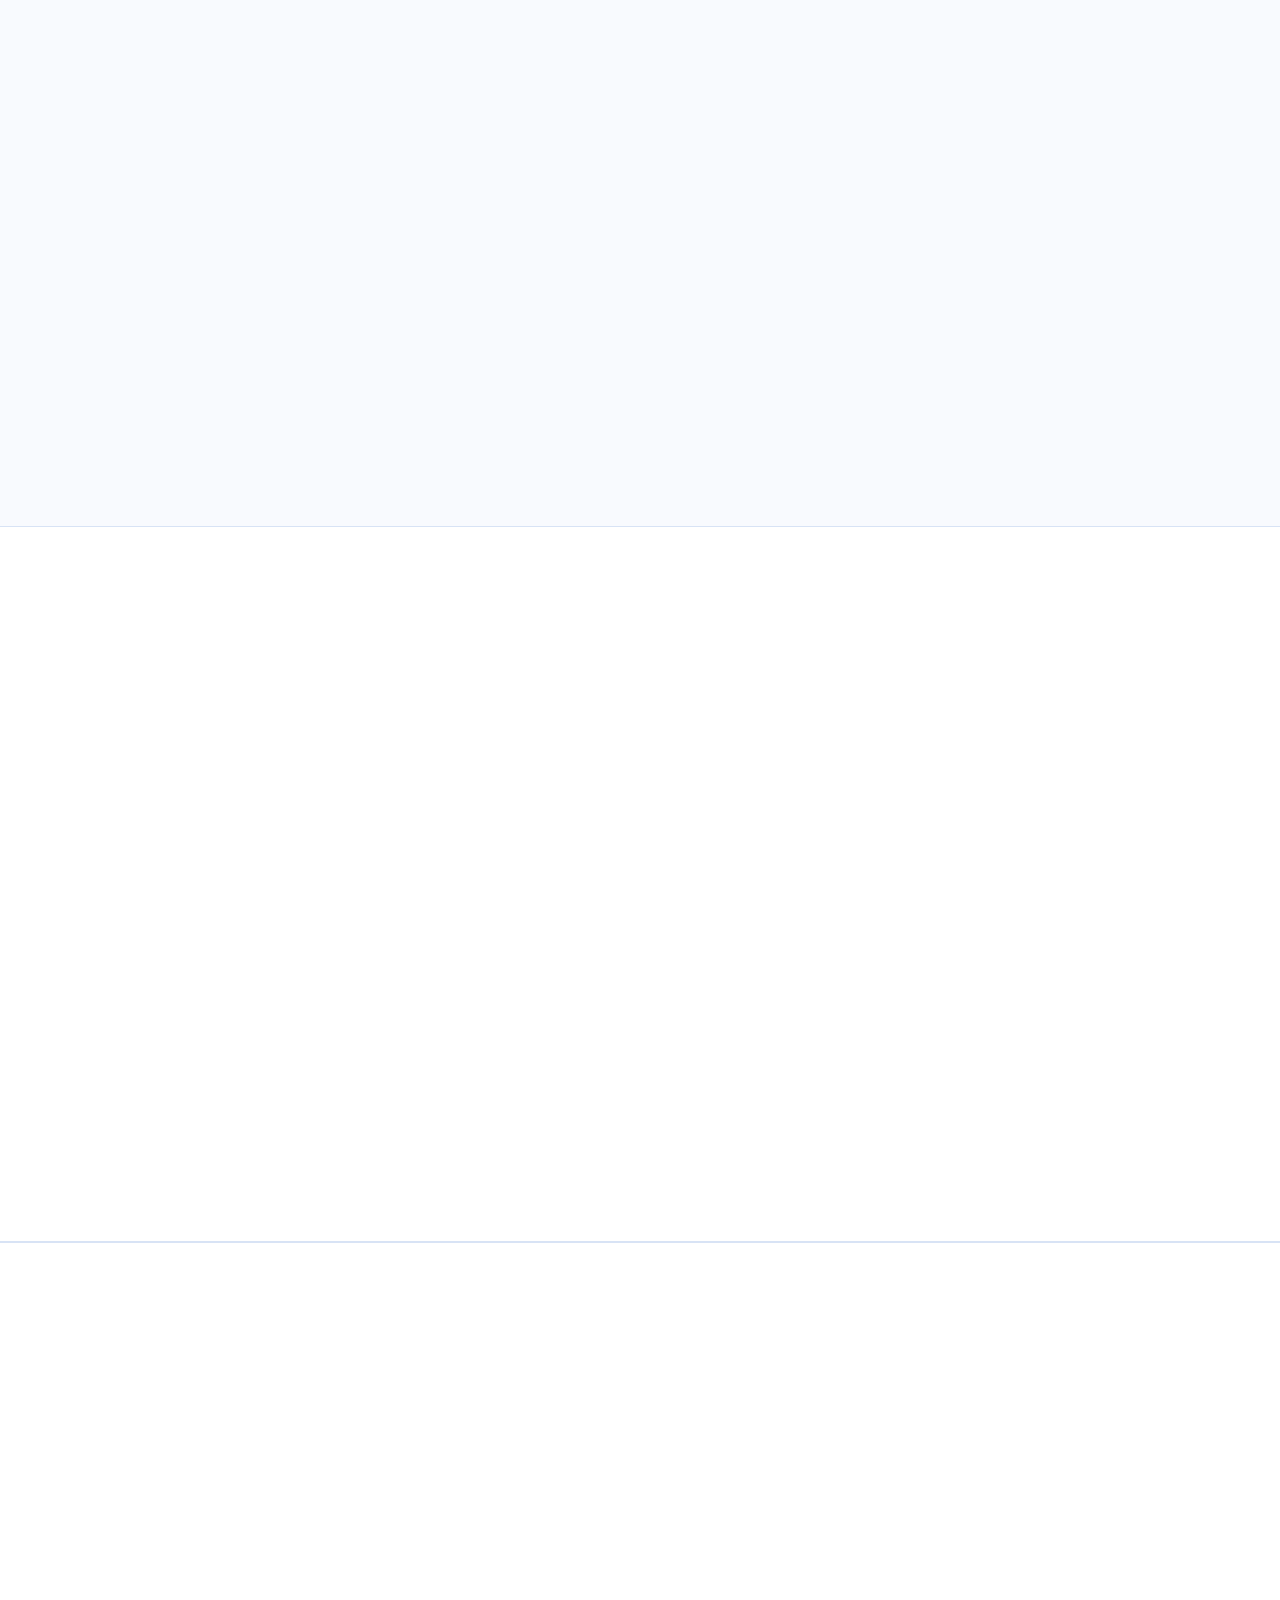
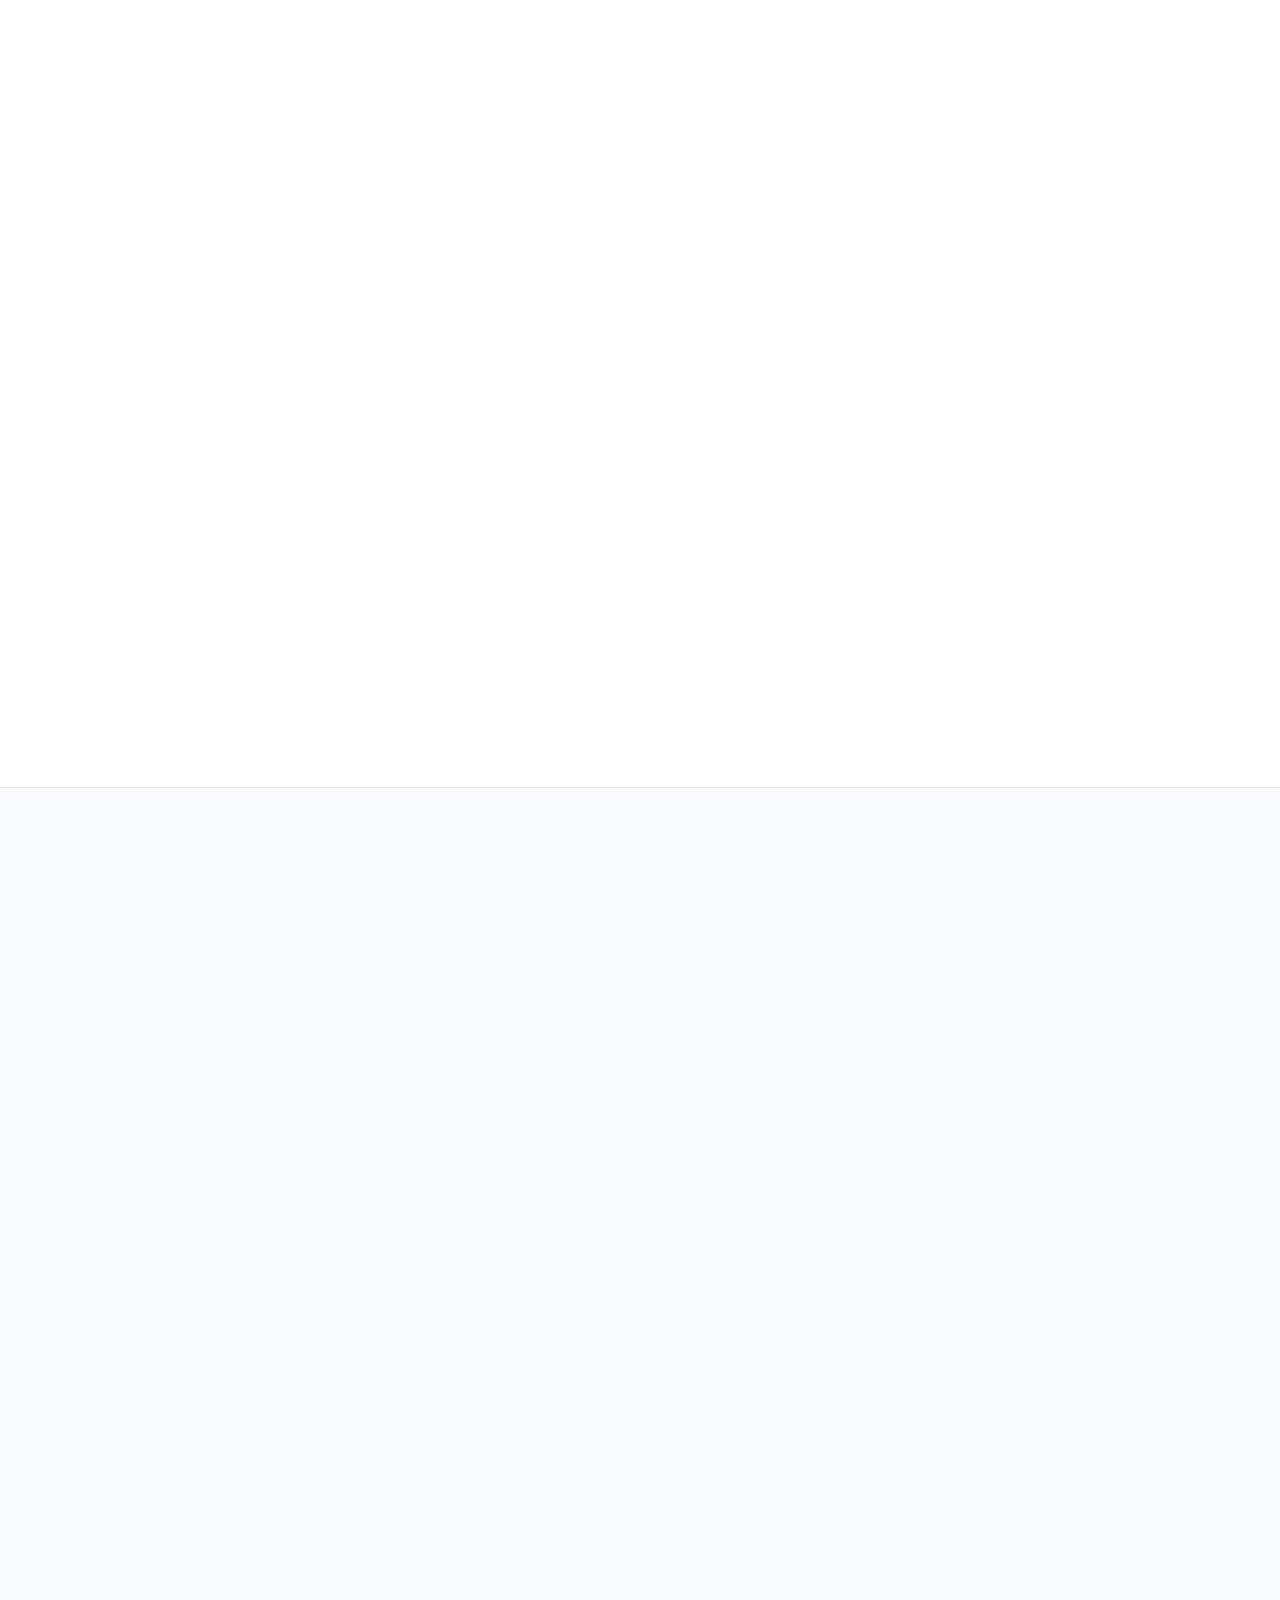
<file: lylaunch.html>
<!doctype html>
<html lang="zh-CN">
<head>
<meta charset="utf-8">
<title>轻启 LyLaunch · 正在前往项目页</title>
<link rel="canonical" href="pages/lylaunch.html">
<meta name="robots" content="noindex">
<meta http-equiv="refresh" content="0;url=pages/lylaunch.html">
<style>
  html,body{margin:0;height:100%}
  body{display:grid;place-items:center;background:#F8FAFE;color:#5F6570;
       font:14px/1.7 -apple-system,"PingFang SC","Microsoft YaHei",system-ui}
  a{color:#2F6BEE;text-decoration:none;border-bottom:1px solid #D8E3F5}
  a:hover{border-color:#2F6BEE}
</style>
</head>
<body>
  <p>正在前往 <a href="pages/lylaunch.html">轻启 LyLaunch 项目页</a></p>
</body>
</html>
</file>
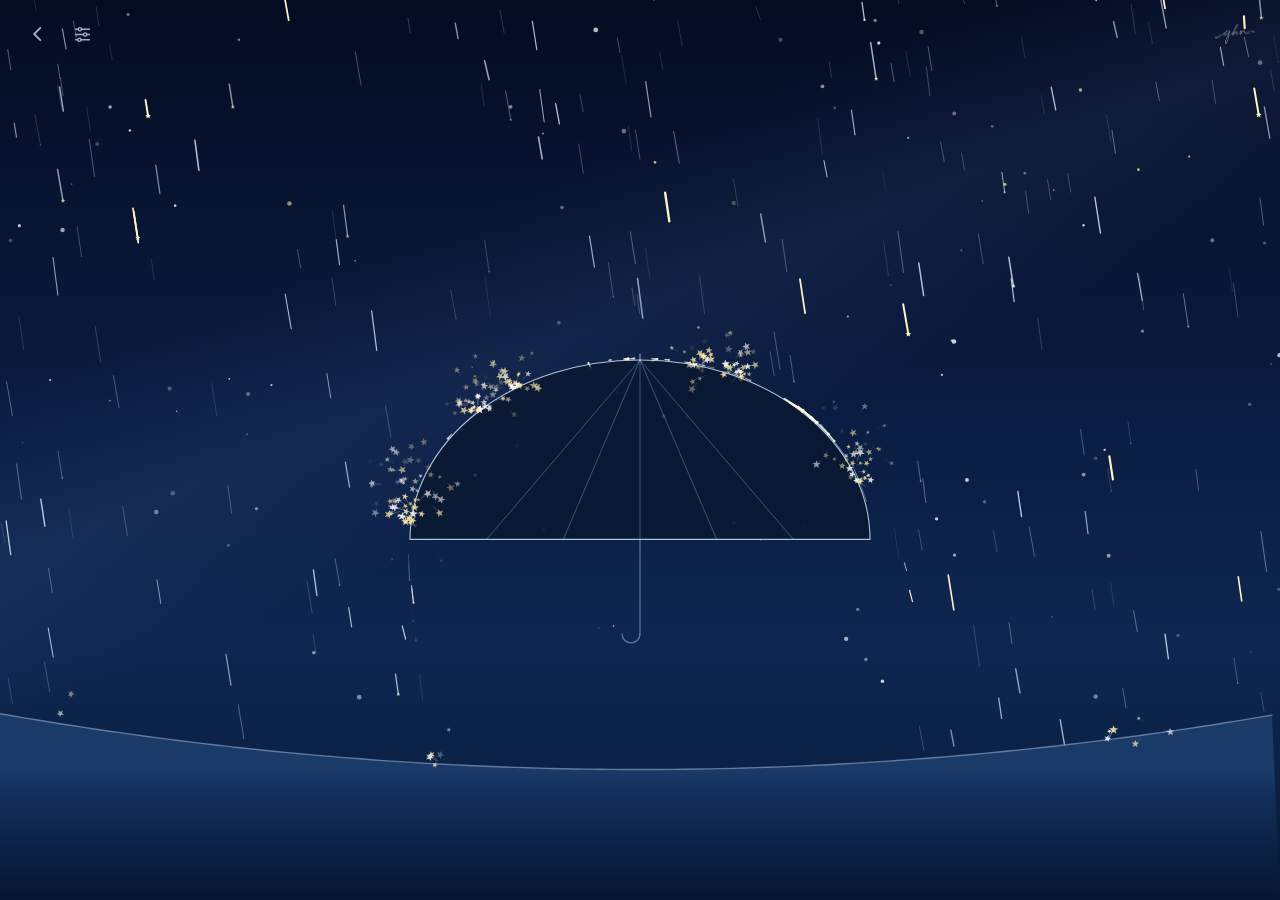
<file: star-rain.html>
<!DOCTYPE html>
<html lang="zh-CN">
<head>
<meta charset="UTF-8">
<meta name="viewport" content="width=device-width, initial-scale=1.0, viewport-fit=cover">
<title>把雨接成星光</title>
<script>
/* 在样式生效前就判定 embed：类落在 documentElement 上，后面的脚本即使出错，
   预览卡里也不会露出顶栏和面板，也不会闪一下 */
(function () {
  if (/(?:^|[?&])embed(?:=1)?(?:&|$)/.test(location.search)) {
    document.documentElement.classList.add('is-embed');
  }
})();
</script>
<style>
  * { margin: 0; padding: 0; box-sizing: border-box; -webkit-tap-highlight-color: transparent; }
  html, body { height: 100%; overflow: hidden; background: #050e26; overscroll-behavior: none; }
  canvas { display: block; width: 100vw; height: 100vh; height: 100dvh; }

  /* ============ 顶栏 / 设置栏（与 wind-tree 同一套控件语言） ============ */
  :root {
    --ink: #edf2fa; --subtle: #a3b1c8; --faint: #78869e;
    --edge: #3a475f; --edge-2: rgba(160, 196, 255, .18);
    --icon-tile: rgba(34, 44, 62, .72);
    --rail: #3a475f; --fill: #6a9bff; --fill-2: #85aeff; --thumb: #edf2fa;
    --focus: rgba(106, 155, 255, .55);
    --shadow: 0 22px 60px -24px rgba(0, 0, 0, .62), 0 10px 28px -12px rgba(0, 0, 0, .42);
    --sep: rgba(163, 177, 200, .14);
  }

  /* 顶栏：不满铺，只两个角上的浮钮 */
  .pp-top {
    position: fixed; top: 0; left: 0; right: 0; z-index: 30;
    display: flex; align-items: center; justify-content: space-between;
    padding: 16px 20px;
    -webkit-user-select: none; user-select: none;
    pointer-events: none;
  }
  .pp-top-start, .pp-top-end { display: flex; align-items: center; gap: 8px; pointer-events: auto; }

  .pp-icon {
    display: grid; place-items: center; width: 36px; height: 36px; padding: 0;
    border: 0; border-radius: 10px; background: transparent;
    color: var(--subtle); cursor: pointer; text-decoration: none; font: inherit;
    touch-action: manipulation;
    transition: color .2s cubic-bezier(.22, .61, .36, 1),
                background .2s cubic-bezier(.22, .61, .36, 1),
                transform .18s cubic-bezier(.22, .61, .36, 1);
  }
  .pp-icon:hover, .pp-icon[aria-expanded="true"] {
    color: var(--ink); background: var(--icon-tile); box-shadow: inset 0 0 0 1px var(--edge-2);
  }
  .pp-icon:active { transform: scale(.94); }
  .pp-icon:focus-visible { outline: 2px solid var(--focus); outline-offset: 2px; }

  .wt-sign {
    display: block; padding: 4px; border-radius: 10px; opacity: .6;
    transition: opacity .2s ease, background .2s ease;
  }
  .wt-sign img { display: block; height: 22px; width: auto; }
  .wt-sign:hover { opacity: 1; background: var(--icon-tile); }

  /* 设置面板：默认收起，从设置键下沿展开 */
  #panel {
    position: fixed; top: 64px; left: 20px; z-index: 31;
    width: min(292px, calc(100vw - 40px));
    padding: 16px 18px 14px; border-radius: 18px;
    background: linear-gradient(180deg, rgba(39, 50, 70, .94) 0%, rgba(34, 44, 62, .96) 100%);
    box-shadow: 0 0 0 1px var(--edge), var(--shadow);
    -webkit-backdrop-filter: blur(16px); backdrop-filter: blur(16px);
    color: var(--ink);
    font: 400 12px/1.45 "Noto Sans SC", "PingFang SC", "Microsoft YaHei", -apple-system, system-ui, sans-serif;
    transform-origin: top left;
    transition: opacity .24s cubic-bezier(.22, .61, .36, 1),
                transform .24s cubic-bezier(.22, .61, .36, 1);
  }
  #panel[data-open="false"] { opacity: 0; transform: translateY(-6px) scale(.96); pointer-events: none; }

  .hd { display: flex; align-items: center; justify-content: space-between; margin-bottom: 15px; }
  .hd .t { font-size: 12px; font-weight: 600; letter-spacing: .02em; }
  .hd .t::before {
    content: ""; display: inline-block; width: 3px; height: 3px; border-radius: 50%;
    background: var(--fill-2); margin-right: 7px; vertical-align: 2px; opacity: .9;
  }
  #resetBtn {
    border: 0; background: none; padding: 2px 0; cursor: pointer;
    font: inherit; font-size: 11px; color: var(--faint); transition: color .2s;
  }
  #resetBtn:hover { color: var(--ink); }

  .field { display: grid; gap: 7px; }
  .field + .field { margin-top: 14px; }
  .pp-label { display: flex; align-items: baseline; justify-content: space-between; gap: 12px; color: var(--subtle); font-size: 12px; }
  .pp-value { color: var(--ink); font-weight: 600; font-size: 13px; letter-spacing: -.01em; font-variant-numeric: tabular-nums; }
  #dirArrow { display: inline-block; width: 13px; text-align: center; font-size: 12px; color: var(--fill-2); transition: transform .12s linear; }

  input[type="range"] {
    -webkit-appearance: none; appearance: none;
    display: block; width: 100%; height: 22px; margin: 0; background: transparent;
    cursor: pointer; touch-action: none;
  }
  input[type="range"]::-webkit-slider-runnable-track {
    height: 3px; border-radius: 999px;
    background: linear-gradient(90deg,
      var(--fill) 0%,
      var(--fill-2) var(--fillp, 50%),
      var(--rail) var(--fillp, 50%),
      var(--rail) 100%);
  }
  input[type="range"]::-webkit-slider-thumb {
    -webkit-appearance: none; appearance: none;
    width: 18px; height: 18px; margin-top: -7.5px; border-radius: 50%;
    background: var(--thumb);
    box-shadow: 0 3px 10px -2px rgba(0, 0, 0, .55), 0 0 0 1px var(--edge);
    transition: box-shadow .18s ease;
  }
  input[type="range"]:hover::-webkit-slider-thumb,
  input[type="range"]:focus-visible::-webkit-slider-thumb {
    box-shadow: 0 0 0 3px var(--focus), 0 3px 10px -2px rgba(0, 0, 0, .5);
  }
  input[type="range"]::-moz-range-track { height: 3px; border-radius: 999px; background: var(--rail); }
  input[type="range"]::-moz-range-progress { height: 3px; border-radius: 999px; background: linear-gradient(90deg, var(--fill), var(--fill-2)); }
  input[type="range"]::-moz-range-thumb {
    width: 18px; height: 18px; border: 0; border-radius: 50%; background: var(--thumb);
    box-shadow: 0 3px 10px -2px rgba(0, 0, 0, .55), 0 0 0 1px var(--edge);
  }

  .ft {
    margin-top: 15px; padding-top: 10px; border-top: 1px solid var(--sep);
    font-size: 10.5px; color: var(--faint); letter-spacing: .02em;
  }

  @media (max-width: 760px) {
    .pp-top {
      padding: calc(10px + env(safe-area-inset-top)) calc(14px + env(safe-area-inset-right))
               10px calc(14px + env(safe-area-inset-left));
    }
    .pp-icon { width: 42px; height: 42px; border-radius: 12px; }
    .pp-icon svg { width: 22px; height: 22px; }
    .wt-sign { display: none; }

    #panel {
      top: calc(64px + env(safe-area-inset-top));
      left: calc(12px + env(safe-area-inset-left));
      right: calc(12px + env(safe-area-inset-right));
      width: auto;
      max-height: calc(100vh - 84px - env(safe-area-inset-top));
      max-height: calc(100dvh - 84px - env(safe-area-inset-top));
      overflow-y: auto; -webkit-overflow-scrolling: touch;
      padding: 16px 18px 14px;
      border-radius: 20px;
      font-size: 13px;
    }
    .hd { margin-bottom: 16px; }
    .hd .t { font-size: 13px; }
    #resetBtn { font-size: 12px; }
    .pp-label { font-size: 13px; }
    .pp-value { font-size: 15px; }
    .field + .field { margin-top: 16px; }
    .field { gap: 9px; }

    /* 触控尺寸放大：轨道更粗、滑块更大、整行更好按 */
    input[type="range"] { height: 30px; }
    input[type="range"]::-webkit-slider-runnable-track { height: 4px; }
    input[type="range"]::-webkit-slider-thumb { width: 20px; height: 20px; margin-top: -8px; }
    input[type="range"]::-moz-range-track { height: 4px; }
    input[type="range"]::-moz-range-progress { height: 4px; }
    input[type="range"]::-moz-range-thumb { width: 20px; height: 20px; }

    .ft { font-size: 11px; }
  }

  /* 横屏手机：面板别把整个画面吃掉 */
  @media (max-height: 460px) {
    #panel {
      max-height: calc(100dvh - 64px - env(safe-area-inset-top));
    }
    .pp-top { padding-top: calc(8px + env(safe-area-inset-top)); }
  }

  /* 嵌进主页预览卡时只留场景 */
  html.is-embed .pp-top,
  html.is-embed #panel { display: none !important; }
</style>
</head>
<body>
<canvas id="stage"></canvas>

<header class="pp-top">
  <div class="pp-top-start">
    <a class="pp-icon" href="index.html" aria-label="回到 liyue 的主页" title="回到主页">
      <svg viewBox="0 0 24 24" width="20" height="20" aria-hidden="true">
        <path d="M14.8 4.6 7.4 12l7.4 7.4" fill="none" stroke="currentColor"
              stroke-width="2.2" stroke-linecap="round" stroke-linejoin="round"/>
      </svg>
    </a>
    <button class="pp-icon" id="dockBtn" type="button" aria-label="打开设置"
            aria-expanded="false" aria-controls="panel" title="设置（H 键开合）">
      <svg viewBox="0 0 24 24" width="21" height="21" aria-hidden="true">
        <path d="M4 6H7.1M10.9 6H20M4 12H13.1M16.9 12H20M4 18H6.6M10.4 18H20"
              fill="none" stroke="currentColor" stroke-width="1.6" stroke-linecap="round"/>
        <circle cx="9" cy="6" r="1.9" fill="none" stroke="currentColor" stroke-width="1.6"/>
        <circle cx="15" cy="12" r="1.9" fill="none" stroke="currentColor" stroke-width="1.6"/>
        <circle cx="8.5" cy="18" r="1.9" fill="none" stroke="currentColor" stroke-width="1.6"/>
      </svg>
    </button>
  </div>
  <div class="pp-top-end">
    <a class="wt-sign" href="index.html" aria-label="liyue 的作品集" title="liyue">
      <img src="assets/sign-white.png" alt="liyue 的签名" />
    </a>
  </div>
</header>

<div id="panel" data-open="false">
  <div class="hd">
    <span class="t">场景设置</span>
    <button id="resetBtn" type="button">重置</button>
  </div>

  <div class="field">
    <div class="pp-label"><span>风向</span><span class="pp-value"><i id="dirArrow">→</i>&nbsp;<b id="dirVal">0°</b></span></div>
    <input type="range" id="dir" min="-180" max="180" step="1" value="0" aria-label="风向">
  </div>

  <div class="field">
    <div class="pp-label"><span>风速</span><span class="pp-value"><b id="spdVal">42</b></span></div>
    <input type="range" id="speed" min="0" max="100" step="1" value="42" aria-label="风速">
  </div>

  <div class="field">
    <div class="pp-label"><span>雨密度</span><span class="pp-value"><b id="denVal">62%</b></span></div>
    <input type="range" id="density" min="0" max="100" step="1" value="62" aria-label="雨密度">
  </div>

  <div class="field">
    <div class="pp-label"><span>下落速度</span><span class="pp-value"><b id="fallVal">×1.0</b></span></div>
    <input type="range" id="fall" min="0.5" max="2" step="0.05" value="1" aria-label="下落速度">
  </div>

  <div class="ft">拖到最右可停雨 · H 键或 Esc 收起</div>
</div>
<script>
(function () {
  const cv  = document.getElementById('stage');
  const ctx = cv.getContext('2d');

  let W = 0, H = 0, dpr = 1;
  let bgGrad = null, groundGrad = null;

  const rand = (a, b) => a + Math.random() * (b - a);
  const clamp = (v, a, b) => v < a ? a : (v > b ? b : v);

  /* ============ 可调参数（设置栏） ============ */
  const DEFAULTS = { dir: 0, speed: 42, density: 62, fall: 1 };
  const cfg = Object.assign({}, DEFAULTS);
  const STORE_KEY = 'star-rain-cfg';

  const uiEl = {
    dir:     document.getElementById('dir'),
    speed:   document.getElementById('speed'),
    density: document.getElementById('density'),
    fall:    document.getElementById('fall')
  };
  const outEl = {
    dir:     document.getElementById('dirVal'),
    speed:   document.getElementById('spdVal'),
    density: document.getElementById('denVal'),
    fall:    document.getElementById('fallVal')
  };
  const dirArrow = document.getElementById('dirArrow');

  // 密度 → 上限（0 表示一滴都没有）。按屏幕面积折一下，手机上不至于糊成一片
  const screenScale = () => clamp((W * H) / (1000 * 760), .55, 1.25);
  const rainCap  = () => Math.round(cfg.density * 9 * screenScale());
  const sparkCap = () => Math.round(cfg.density * 3.5 * screenScale());

  /* ============ 五角星路径 ============ */
  const starPath = new Path2D();
  for (let i = 0; i < 10; i++) {
    const r = (i % 2 === 0) ? 1 : 0.42;
    const a = -Math.PI / 2 + i * Math.PI / 5;
    const px = Math.cos(a) * r, py = Math.sin(a) * r;
    if (i === 0) starPath.moveTo(px, py); else starPath.lineTo(px, py);
  }
  starPath.closePath();

  /* ============ 布局 ============ */
  const umb = { a: 0, b: 0, cx: 0, cy: 0, baseX: 0, topY: 0 };

  function layout() {
    // 窄屏（手机竖屏）伞要占更宽的比例，否则在大屏高里显得很小
    const narrow = W < 640;
    const short  = H < 480;
    umb.a     = narrow ? Math.min(W * 0.32, 170) : Math.min(W * 0.19, 230);
    umb.a     = Math.min(umb.a, H * 0.42);      // 短屏（横屏手机）别顶到地平线
    umb.b     = umb.a * 0.78;      // 略扁，更像伞
    umb.topY  = H * (short ? 0.36 : (narrow ? 0.44 : 0.40));
    umb.baseX = W * 0.5;
    umb.cx    = umb.baseX;         // 伞不晃，始终居中
    umb.cy    = umb.topY + umb.b;
  }

  /* 弧形地平线（行星表面） */
  function groundY(x) {
    const dx = (x - W * 0.5) / (W * 0.55);
    return H * 0.855 - dx * dx * H * 0.075;
  }

  /* ============ 背景星点 ============ */
  let bgStars = [];
  function buildStars() {
    bgStars = [];
    const n = Math.round((W * H) / 12000);
    for (let i = 0; i < n; i++) {
      bgStars.push({
        x: rand(0, W),
        y: rand(0, H * 0.78),
        r: rand(.7, 2.4),
        tw: rand(.0008, .0026),
        ph: rand(0, Math.PI * 2),
        gold: Math.random() < .18
      });
    }
  }

  /* ============ 雨 ============ */
  const rain = [];
  const sparks = [];

  let t = 0;
  let dripTimer = 0;

  /* 风：方向由设置栏控制，强弱带一点阵风起伏 */
  function windAt(now) {
    const gust = .9 + .22 * Math.sin(now * .00062) + .12 * Math.sin(now * .0019 + 1.7);
    const rad  = cfg.dir * Math.PI / 180;
    return {
      x: Math.cos(rad) * cfg.speed * gust,
      y: Math.sin(rad) * cfg.speed * gust * .32
    };
  }

  function spawnRain() {
    // 亮度随机：多数偏暗，少数很亮
    const bright = Math.random();
    let a, w, big;
    if (bright > .93) { a = 1; w = rand(1.6, 2.4); big = true; }
    else if (bright > .62) { a = rand(.55, .85); w = rand(1, 1.6); big = false; }
    else { a = rand(.12, .42); w = rand(.6, 1.1); big = false; }

    rain.push({
      x: rand(-W * .3, W * 1.25),
      y: rand(-H * .35, -8),
      vx: rand(-40, 60),
      vy: rand(90, 220) * cfg.fall,
      a, w, big: big,
      len: rand(.7, 1.5),
      star: Math.random() < .12        // 少数是星形雨点
    });
  }

  /* ============ 伞面碰撞（椭圆球冠） ============ */
  function hitUmbrella(p) {
    const a = umb.a, b = umb.b;
    if (p.y > umb.cy) return false;                    // 只挡上半面
    const X = (p.x - umb.cx) / a;
    const Y = (p.y - umb.cy) / b;
    const d = Math.hypot(X, Y);
    if (d > 1.08 || d < 0.2) return false;

    // 椭圆法线
    let nx = X / a, ny = Y / b;
    const nl = Math.hypot(nx, ny) || 1;
    nx /= nl; ny /= nl;

    // 推回伞面外
    const ux = X / (d || 1), uy = Y / (d || 1);
    p.x = umb.cx + ux * a + nx * 1.5;
    p.y = umb.cy + uy * b + ny * 1.5;

    const vn = p.vx * nx + p.vy * ny;
    if (vn < 0) {
      // 消掉向内的法向分量 —— 雨就顺着伞面滑下去
      p.vx -= vn * nx * 1.15;
      p.vy -= vn * ny * 1.15;
    }
    p.vx *= .985;
    p.vy *= .985;

    // 撞击处溅起星光（沿伞面法线弹开）
    if (Math.random() < .9) splashStars(p.x, p.y, Math.round(rand(2, 4)), nx, ny);
    p.attached = true;
    return true;
  }

  /* ============ 星光散开 ============ */
  function splashStars(x, y, n, nx = 0, ny = 0) {
    for (let i = 0; i < n; i++) {
      if (sparks.length >= sparkCap()) return;
      const ang = rand(-Math.PI * 1.18, Math.PI * .18);
      const sp  = rand(35, 150);
      const life = rand(.45, 1.0);
      sparks.push({
        x, y,
        // 沿伞面法线弹开，再叠加随机方向
        vx: Math.cos(ang) * sp + nx * rand(15, 60),
        vy: Math.sin(ang) * sp + ny * rand(15, 60),
        age: 0, life,
        size: rand(2.0, 4.6),
        rot: rand(0, Math.PI),
        spin: rand(-7, 7),
        gold: Math.random() < .6
      });
    }
  }

  /* ============ 主更新 ============ */
  function update(dt) {
    t += dt * 1000;

    // 伞固定在正中，不随风摆动

    // 补充雨
    const cap = rainCap();
    if (rain.length < cap) {
      const need = Math.min(10, Math.ceil((cap - rain.length) / 12) + 1);
      for (let i = 0; i < need; i++) spawnRain();
    }

    // 伞沿积水，不断往下滴
    dripTimer -= dt;
    if (dripTimer <= 0 && cfg.density > 0) {
      dripTimer = rand(.18, .5);
      const side = Math.random() < .5 ? -1 : 1;
      const dx = umb.cx + side * umb.a * rand(1.06, 1.16);
      rain.push({
        x: dx, y: umb.cy + rand(2, 14),
        vx: rand(-6, 8), vy: rand(30, 70),
        a: rand(.5, 1), w: rand(.9, 1.5), big: Math.random() < .3,
        len: rand(.8, 1.3), star: false, attached: false
      });
    }

    const wind = windAt(t);

    for (let i = rain.length - 1; i >= 0; i--) {
      const p = rain[i];
      p.vy += 300 * cfg.fall * dt;      // 重力
      // 风：水平速度朝风向收敛，风越大雨丝越斜
      const tx = wind.x * 1.8;
      p.vx += (tx - p.vx) * Math.min(1, 2.2 * dt);
      p.vy += wind.y * .45 * dt;        // 竖直分量，弱一些
      p.vx = clamp(p.vx, -260, 260);

      // 两个子步，避免高速穿透伞面
      let hitSomething = false;
      for (let s = 0; s < 2; s++) {
        p.x += p.vx * dt * .5;
        p.y += p.vy * dt * .5;

        if (hitUmbrella(p)) { hitSomething = true; break; }

        // 已经离开伞面的雨滴恢复自由下落
        if (p.attached) {
          const ex = (p.x - umb.cx) / umb.a;
          const ey = (p.y - umb.cy) / umb.b;
          if (Math.hypot(ex, ey) > 1.12) p.attached = false;
        }

        // 雨在伞面上滑过时，留下流动的星屑（把雨变成星光的过程）
        if (p.attached) {
          p.trail = (p.trail || 0) + Math.hypot(p.vx, p.vy) * dt * .5;
          if (p.trail > 26 && sparks.length < sparkCap()) {
            p.trail = 0;
            sparks.push({
              x: p.x, y: p.y,
              vx: p.vx * .25 + rand(-8, 8),
              vy: p.vy * .25 + rand(-8, 8),
              age: 0, life: rand(.3, .55),
              size: rand(1.1, 2.0),
              rot: rand(0, Math.PI),
              spin: rand(-3, 3),
              gold: true
            });
          }
        }

        if (p.y > groundY(p.x)) {
          splashStars(p.x, groundY(p.x) - 2, 3);   // 落地：碎成小星星
          hitSomething = true;
          break;
        }
      }

      const out = p.x < -W * .3 || p.x > W * 1.3 || p.y > H + 40;
      if (hitSomething && p.y > groundY(p.x)) { rain.splice(i, 1); continue; }
      if (out) rain.splice(i, 1);
    }

    // 星光
    for (let i = sparks.length - 1; i >= 0; i--) {
      const s = sparks[i];
      s.age += dt;
      if (s.age >= s.life) { sparks.splice(i, 1); continue; }
      s.vy += 140 * dt;
      s.vx *= (1 - 1.6 * dt);
      s.vy *= (1 - 1.1 * dt);
      s.vx += wind.x * .3 * dt;
      s.x += s.vx * dt;
      s.y += s.vy * dt;
      s.rot += s.spin * dt;
    }
  }

  /* ============ 绘制 ============ */
  function drawSky() {
    ctx.fillStyle = bgGrad;
    ctx.fillRect(0, 0, W, H);

    // 星点
    for (const s of bgStars) {
      const a = .25 + .55 * (.5 + .5 * Math.sin(t * s.tw + s.ph));
      ctx.globalAlpha = a;
      ctx.fillStyle = s.gold ? '#FFE9A3' : '#FFFFFF';
      ctx.beginPath();
      ctx.arc(s.x, s.y, s.r, 0, Math.PI * 2);
      ctx.fill();
    }
    ctx.globalAlpha = 1;

    // 地平线
    const gy0 = groundY(W * .5);
    const gg = ctx.createLinearGradient(0, gy0, 0, H);
    gg.addColorStop(0, '#1a3a68');
    gg.addColorStop(.18, '#122f5a');
    gg.addColorStop(1, '#061530');
    ctx.fillStyle = gg;
    ctx.beginPath();
    ctx.moveTo(0, H);
    for (let x = 0; x <= W; x += 12) ctx.lineTo(x, groundY(x));
    ctx.lineTo(W, H);
    ctx.closePath();
    ctx.fill();

    // 银河：一条很淡的斜向光带（边缘全透明，避免硬边）
    ctx.save();
    ctx.translate(W * .5, H * .34);
    ctx.rotate(-.38);
    const band = ctx.createLinearGradient(0, -H * .17, 0, H * .17);
    band.addColorStop(0,   'rgba(130,168,240,0)');
    band.addColorStop(.5,  'rgba(140,178,250,.075)');
    band.addColorStop(1,   'rgba(130,168,240,0)');
    ctx.fillStyle = band;
    ctx.fillRect(-W * .8, -H * .17, W * 1.6, H * .34);
    ctx.restore();

    // 地平线的一道光
    ctx.beginPath();
    for (let x = 0; x <= W; x += 12) {
      const y = groundY(x);
      if (x === 0) ctx.moveTo(x, y); else ctx.lineTo(x, y);
    }
    ctx.strokeStyle = 'rgba(206,226,255,.42)';
    ctx.lineWidth = 1.4;
    ctx.stroke();
  }

  function drawRain() {
    for (const p of rain) {
      const sp = Math.hypot(p.vx, p.vy) || 1;
      const len = Math.min(sp * .055 * p.len, 44);
      const nx = p.vx / sp, ny = p.vy / sp;

      ctx.beginPath();
      ctx.moveTo(p.x, p.y);
      ctx.lineTo(p.x - nx * len, p.y - ny * len);
      ctx.strokeStyle = p.big
        ? `rgba(255,240,200,${p.a})`
        : `rgba(220,235,255,${p.a})`;
      ctx.lineWidth = p.w;
      ctx.lineCap = 'round';
      ctx.stroke();

      if (p.star) {
        // 个别雨点是星形，落下来像流星屑
        ctx.save();
        ctx.translate(p.x, p.y);
        ctx.scale(p.w * 1.6, p.w * 1.6);
        ctx.globalAlpha = p.a;
        ctx.fillStyle = '#FFF3C4';
        ctx.fill(starPath);
        ctx.restore();
        ctx.globalAlpha = 1;
      }
    }
  }

  function drawUmbrella() {
    const { a, b, cx, cy } = umb;
    const seg = 6;                       // 6 个等分伞面

    ctx.save();

    /* 伞面：上半椭圆弧 + 平直底边，平涂、无渐变 */
    ctx.beginPath();
    ctx.ellipse(cx, cy, a, b, 0, Math.PI, Math.PI * 2);
    ctx.closePath();                     // 闭合即一条笔直的伞沿
    ctx.fillStyle = 'rgba(9,24,50,.84)';
    ctx.fill();
    ctx.strokeStyle = 'rgba(216,235,255,.8)';
    ctx.lineWidth = 1.1;
    ctx.lineJoin = 'round';
    ctx.stroke();

    /* 伞骨：顶点到伞沿的直线，等分伞面 */
    ctx.strokeStyle = 'rgba(190,218,255,.30)';
    ctx.lineWidth = 1;
    for (let i = 1; i < seg; i++) {
      const x = cx - a + (2 * a) * (i / seg);
      ctx.beginPath();
      ctx.moveTo(cx, cy - b);
      ctx.lineTo(x, cy);
      ctx.stroke();
    }

    /* 伞尖：一小段竖线 */
    ctx.strokeStyle = 'rgba(212,234,255,.58)';
    ctx.lineWidth = 1.2;
    ctx.lineCap = 'round';
    ctx.beginPath();
    ctx.moveTo(cx, cy - b - 6);
    ctx.lineTo(cx, cy - b + 1);
    ctx.stroke();

    /* 伞柄与挂钩：别插进地平线 */
    const handleBottom = Math.max(cy + 28, Math.min(cy + H * .105, groundY(cx) - 18));
    ctx.beginPath();
    ctx.moveTo(cx, cy);
    ctx.lineTo(cx, handleBottom);
    ctx.strokeStyle = 'rgba(202,226,255,.42)';
    ctx.lineWidth = 1.3;
    ctx.stroke();

    ctx.beginPath();
    ctx.arc(cx - 9, handleBottom, 9, 0, Math.PI);
    ctx.stroke();

    ctx.restore();
  }

  /* 贴在伞面上滑落的雨珠：画在伞的前面，能看见它们往下滚 */
  function drawAttached() {
    for (const p of rain) {
      if (!p.attached) continue;
      const sp = Math.hypot(p.vx, p.vy) || 1;
      const nx = p.vx / sp, ny = p.vy / sp;
      const len = Math.min(sp * .05, 22);

      ctx.beginPath();
      ctx.moveTo(p.x, p.y);
      ctx.lineTo(p.x - nx * len, p.y - ny * len);
      ctx.strokeStyle = `rgba(255,245,215,${p.a * .9})`;
      ctx.lineWidth = p.w * .9;
      ctx.lineCap = 'round';
      ctx.stroke();

      ctx.beginPath();
      ctx.arc(p.x, p.y, p.w * .9, 0, Math.PI * 2);
      ctx.fillStyle = `rgba(255,250,235,${p.a})`;
      ctx.fill();
    }
  }

  function drawSparks() {
    for (const s of sparks) {
      const a = 1 - s.age / s.life;
      const sp = Math.hypot(s.vx, s.vy) || 1;
      const tl = Math.min(sp * .09, 34);
      const nx = s.vx / sp, ny = s.vy / sp;

      ctx.beginPath();
      ctx.moveTo(s.x, s.y);
      ctx.lineTo(s.x - nx * tl, s.y - ny * tl);
      ctx.strokeStyle = `rgba(255,240,200,${a * .35})`;
      ctx.lineWidth = Math.max(s.size * .22, .5);
      ctx.lineCap = 'round';
      ctx.stroke();

      ctx.save();
      ctx.translate(s.x, s.y);
      ctx.rotate(s.rot);
      ctx.scale(s.size, s.size);
      ctx.globalAlpha = a * .95;
      ctx.fillStyle = s.gold ? '#FFE9A3' : '#FFFFFF';
      ctx.fill(starPath);
      ctx.restore();
    }
    ctx.globalAlpha = 1;
  }

  /* ============ 循环 ============ */
  let last = 0, rafId = null;

  function frame(now) {
    const dt = Math.min((now - last) / 1000, 1 / 30);
    last = now;

    update(dt);

    ctx.clearRect(0, 0, W, H);
    drawSky();
    drawRain();          // 雨先落
    drawUmbrella();      // 伞把它挡住
    drawAttached();      // 顺着伞面滚落的雨珠
    drawSparks();        // 星光在最前

    rafId = requestAnimationFrame(frame);
  }

  /* ============ 启动 ============ */
  function resize() {
    dpr = Math.min(window.devicePixelRatio || 1, 2);
    W = window.innerWidth;
    H = window.innerHeight;
    cv.width  = Math.round(W * dpr);
    cv.height = Math.round(H * dpr);
    cv.style.width  = W + 'px';
    cv.style.height = H + 'px';
    ctx.setTransform(dpr, 0, 0, dpr, 0, 0);

    bgGrad = ctx.createLinearGradient(0, 0, 0, H);
    bgGrad.addColorStop(0, '#040c22');
    bgGrad.addColorStop(.42, '#0a1b3f');
    bgGrad.addColorStop(.72, '#0e2751');
    bgGrad.addColorStop(1, '#081a38');

    layout();
    buildStars();
  }

  /* ============ 设置栏交互 ============ */
  function paintTrack(input) {
    const min = +input.min, max = +input.max;
    input.style.setProperty('--fillp', ((+input.value - min) / (max - min) * 100) + '%');
  }

  function readCfg() {
    cfg.dir     = +uiEl.dir.value;
    cfg.speed   = +uiEl.speed.value;
    cfg.density = +uiEl.density.value;
    cfg.fall    = +uiEl.fall.value;
  }

  function renderUI() {
    uiEl.dir.value     = cfg.dir;
    uiEl.speed.value   = cfg.speed;
    uiEl.density.value = cfg.density;
    uiEl.fall.value    = cfg.fall;

    Object.keys(uiEl).forEach(k => paintTrack(uiEl[k]));

    outEl.dir.textContent     = Math.round(cfg.dir) + '°';
    outEl.speed.textContent   = Math.round(cfg.speed);
    outEl.density.textContent = Math.round(cfg.density) + '%';
    outEl.fall.textContent    = '×' + (Math.round(cfg.fall * 100) / 100).toFixed(2).replace(/0$/, '');
    dirArrow.style.transform  = 'rotate(' + cfg.dir + 'deg)';
  }

  function saveCfg() {
    try { localStorage.setItem(STORE_KEY, JSON.stringify(cfg)); } catch (e) {}
  }

  function loadCfg() {
    try {
      const saved = JSON.parse(localStorage.getItem(STORE_KEY) || 'null');
      if (saved && typeof saved === 'object') {
        for (const k in DEFAULTS) {
          if (typeof saved[k] === 'number' && isFinite(saved[k])) cfg[k] = saved[k];
        }
      }
    } catch (e) {}
  }

  Object.keys(uiEl).forEach(k => {
    uiEl[k].addEventListener('input', () => { readCfg(); renderUI(); saveCfg(); });
  });

  document.getElementById('resetBtn').addEventListener('click', () => {
    Object.assign(cfg, DEFAULTS);
    renderUI();
    saveCfg();
  });

  const panel = document.getElementById('panel');
  const dockBtn = document.getElementById('dockBtn');

  function setPanel(open) {
    panel.dataset.open = open ? 'true' : 'false';
    dockBtn.setAttribute('aria-expanded', open ? 'true' : 'false');
  }

  // 默认收起，只有点设置键 / H 键才展开
  setPanel(false);

  dockBtn.addEventListener('click', e => {
    e.stopPropagation();
    setPanel(panel.dataset.open !== 'true');
  });

  // 点场景、点空白处收起
  cv.addEventListener('pointerdown', () => setPanel(false));

  document.addEventListener('keydown', e => {
    if (e.key === 'Escape') { setPanel(false); return; }
    if (e.key && e.key.toLowerCase() === 'h' && !e.metaKey && !e.ctrlKey && !e.altKey) {
      setPanel(panel.dataset.open !== 'true');
    }
  });

  // 在主页预览卡里（?embed=1）只留场景，不出顶栏和面板
  if (/(?:^|[?&])embed(?:=1)?(?:&|$)/.test(location.search)) {
    document.body.classList.add('is-embed');
    setPanel(false);
    // 直接把外壳摘掉：不只靠样式覆盖，缓存了旧状态或被别的东西改了 data-open 也不会露出来
    const top = document.querySelector('.pp-top');
    if (top) top.remove();
    panel.remove();
  }

  window.addEventListener('resize', resize);
  resize();

  loadCfg();
  renderUI();

  // 预铺一层雨，打开就有密度
  const seedN = Math.round(rainCap() * .45);
  for (let i = 0; i < seedN; i++) {
    spawnRain();
    const p = rain[rain.length - 1];
    p.y = rand(-H * .2, H * .75);
  }

  last = performance.now();
  rafId = requestAnimationFrame(frame);

  /* 调试：?snap=1 把画面转成图片盖在页面上（无头截图用） */
  if (location.search.indexOf('snap') > -1) {
    setTimeout(() => {
      const img = new Image();
      img.src = cv.toDataURL();
      img.style.cssText = 'position:fixed;left:0;top:0;width:100%;height:100%;z-index:99';
      document.body.appendChild(img);
    }, 1400);
  }
})();
</script>
</body>
</html>
</file>
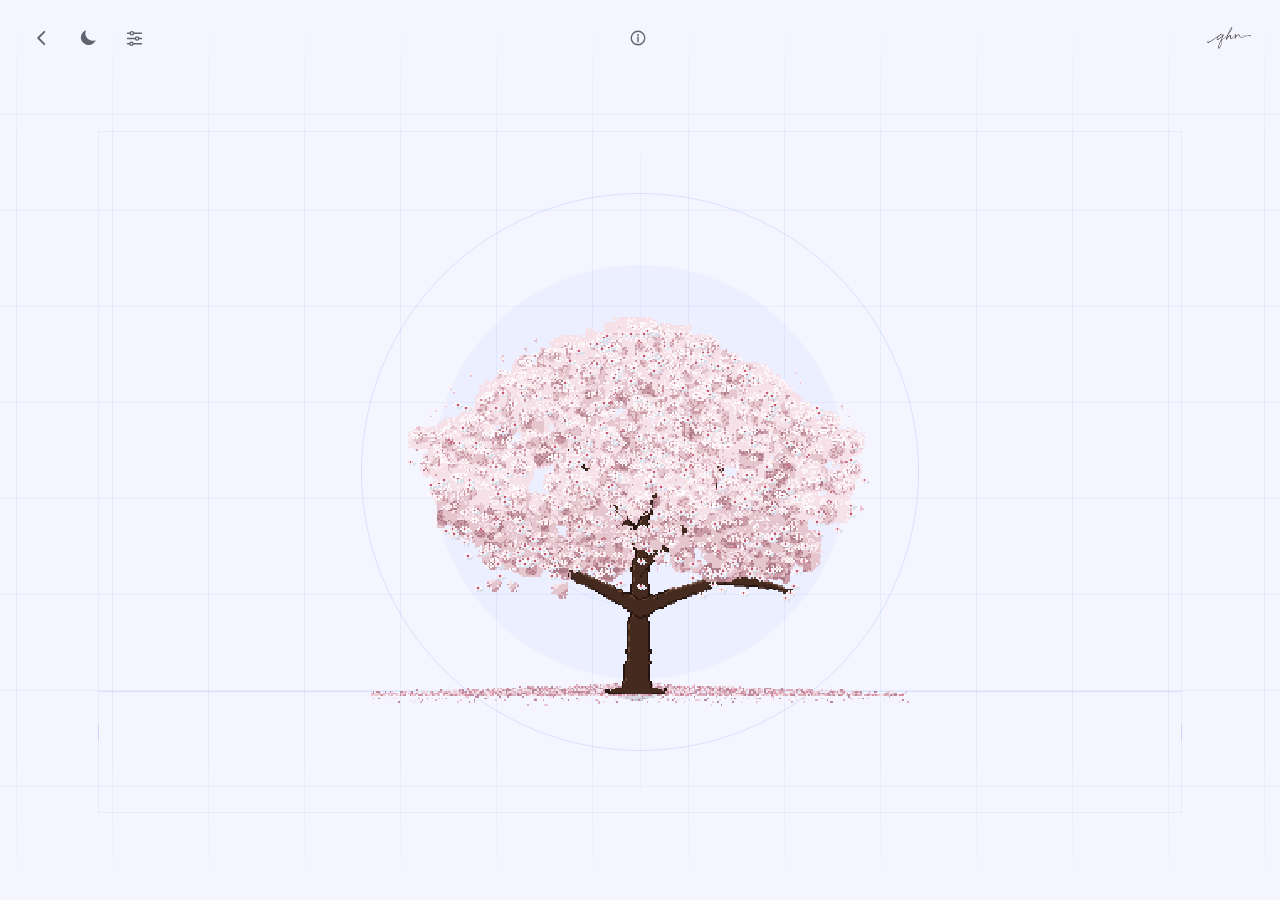
<file: wind-tree.html>
<!doctype html>
<html lang="zh-CN" data-theme="dark">
<head>
<meta charset="UTF-8" />
<meta name="viewport" content="width=device-width, initial-scale=1.0, viewport-fit=cover" />
<meta name="theme-color" media="(prefers-color-scheme: dark)" content="#1a2130" />
<meta name="theme-color" media="(prefers-color-scheme: light)" content="#1a2130" />
<title>把风递给花瓣</title>
<meta name="description" content="一棵像素画的海棠。摇一下，或者放一阵风过去，看花瓣松手。liyue 作。" />
<meta property="og:title" content="把风递给花瓣" />
<meta property="og:description" content="一棵像素海棠，和一场可以自己调的风。" />
<style>
*{box-sizing:border-box}
html,body{margin:0;padding:0;height:100%;overflow:hidden;background:#F5F5FF}
.pp-frame{
  --scene-w:320px;--scene-h:280px;
  --pp-bg:#1a2130;--pp-bg-2:#161c28;
  --pp-surface:#273246;--pp-surface-2:#222c3e;
  --pp-edge:#3a475f;--pp-edge-strong:#4b5a76;
  --pp-ink:#edf2fa;--pp-subtle:#a3b1c8;--pp-faint:#78869e;
  --pp-well:#222c3e;--pp-chip:#34425c;
  --pp-chip-shadow:inset 0 1px 0 rgba(255,255,255,.08),0 0 0 1px rgba(106,155,255,.16);
  --pp-rail:#3a475f;--pp-fill:#6a9bff;--pp-fill-2:#85aeff;
  --pp-stop:#4b5a76;--pp-thumb:#edf2fa;
  --pp-switch:#34425c;--pp-on:#6a9bff;--pp-on-2:#4c82f0;
  --pp-sep:rgba(163,177,200,.14);--pp-focus:rgba(106,155,255,.55);
  --pp-icon-tile:#222c3e;
  --pp-cta:#6a9bff;--pp-cta-2:#4c82f0;--pp-cta-ink:#0d1a33;
  --pp-cta-shadow:0 14px 34px -14px rgba(47,107,238,.7),0 2px 8px -3px rgba(47,107,238,.35);
  --pp-shadow:0 22px 60px -24px rgba(0,0,0,.62),0 10px 28px -12px rgba(0,0,0,.42);
  --pp-glow:rgba(106,155,255,.07);
  --pp-geo-line:rgba(122,168,255,.20);--pp-geo-line-2:rgba(122,168,255,.075);
  --pp-geo-grid:96px;--pp-geo-disc:rgba(106,155,255,.055);
  color-scheme:dark;
  position:fixed;inset:0;z-index:40;
  display:grid;grid-template-columns:minmax(0,1fr);
  grid-template-rows:auto minmax(0,1fr) auto;
  justify-items:center;gap:16px;
  padding:16px 24px max(16px,env(safe-area-inset-bottom));
  overflow:hidden;overscroll-behavior:none;
  background:var(--pp-bg);
  color:var(--pp-ink);
  font-family:"Noto Sans SC","PingFang SC","Microsoft YaHei","HarmonyOS Sans SC",-apple-system,BlinkMacSystemFont,"Segoe UI",system-ui,sans-serif;
  -webkit-user-select:none;user-select:none;-webkit-tap-highlight-color:transparent;
}
.pp-frame[data-theme=light]{
  color-scheme:light;
  --pp-bg:#f5f5ff;--pp-bg-2:#f5f5ff;
  --pp-surface:#ffffff;--pp-surface-2:#f8fafe;
  --pp-edge:#d8e3f5;--pp-edge-strong:#c3d3ee;
  --pp-ink:#161c28;--pp-subtle:#5f6570;--pp-faint:#8a919f;
  --pp-well:#f2f6fd;--pp-chip:#ffffff;
  --pp-chip-shadow:inset 0 1px 0 rgba(255,255,255,.9),0 0 0 1px rgba(47,107,238,.22),0 2px 8px -3px rgba(47,107,238,.16);
  --pp-rail:#d8e3f5;--pp-fill:#2f6bee;--pp-fill-2:#2359d6;
  --pp-stop:#c3d3ee;--pp-thumb:#ffffff;
  --pp-switch:#d8e3f5;--pp-on:#2f6bee;--pp-on-2:#2359d6;
  --pp-sep:rgba(22,28,40,.08);--pp-focus:rgba(47,107,238,.5);
  --pp-icon-tile:#f2f6fd;
  --pp-cta:#2f6bee;--pp-cta-2:#2359d6;--pp-cta-ink:#ffffff;
  --pp-cta-shadow:0 14px 34px -14px rgba(47,107,238,.5),0 2px 8px -3px rgba(47,107,238,.28);
  --pp-shadow:0 22px 60px -24px rgba(22,28,40,.28),0 10px 28px -12px rgba(47,107,238,.2);
  --pp-glow:rgba(47,107,238,.05);
  --pp-geo-line:rgba(47,107,238,.145);--pp-geo-line-2:rgba(47,107,238,.07);
  --pp-geo-grid:96px;--pp-geo-disc:rgba(47,107,238,.045);
  color-scheme:light;
}

/* ---------- 背景一层 ---------- */
.pp-back{position:absolute;inset:0;z-index:0;display:block;width:100%;height:100%;image-rendering:pixelated;pointer-events:none;-webkit-user-select:none;user-select:none}

/* ---------- 背景二层：网格与几何线稿 ---------- */
.pp-grid{position:absolute;inset:0;z-index:0;pointer-events:none;
  background-image:
    linear-gradient(to right,var(--pp-geo-line-2) 1px,transparent 1px),
    linear-gradient(to bottom,var(--pp-geo-line-2) 1px,transparent 1px);
  background-size:var(--pp-geo-grid) var(--pp-geo-grid);background-position:center;
  -webkit-mask-image:linear-gradient(to bottom,transparent 2%,#000 16%,#000 84%,transparent 99%);
  mask-image:linear-gradient(to bottom,transparent 2%,#000 16%,#000 84%,transparent 99%);
  transition:opacity .42s cubic-bezier(.22,.61,.36,1);
}
.pp-geo{position:absolute;inset:0;z-index:1;pointer-events:none;overflow:hidden;transition:opacity .42s cubic-bezier(.22,.61,.36,1)}
.pp-geo span{position:absolute;display:block}
.pp-geo .g-frame{inset:7% 6%;border:1px solid var(--pp-geo-line-2)}
.pp-geo .g-disc{left:50%;top:50%;width:min(46vmin,440px);aspect-ratio:1;transform:translate(-50%,-50%);border-radius:50%;background:var(--pp-geo-disc)}
.pp-geo .g-ring{left:50%;top:50%;width:min(62vmin,600px);aspect-ratio:1;transform:translate(-50%,-50%);border:1px solid var(--pp-geo-line);border-radius:50%}
.pp-geo .g-ring2{left:50%;top:50%;width:min(30vmin,286px);aspect-ratio:1;transform:translate(-50%,-50%);border:1px solid var(--pp-geo-line-2);border-radius:50%}
.pp-geo .g-base{left:6%;right:6%;top:var(--pp-base,74%);height:1px;background:var(--pp-geo-line)}
.pp-geo .g-vert{left:50%;top:10%;bottom:10%;width:1px;background:var(--pp-geo-line-2);opacity:.7}
.pp-geo .g-tick{width:1px;height:16px;background:var(--pp-geo-line)}
.pp-geo .g-tick-a{left:6%;bottom:16%}
.pp-geo .g-tick-b{right:6%;bottom:16%}
.pp-frame[data-bg="sea"] .pp-grid,
.pp-frame[data-bg="sea"] .pp-geo{opacity:0}
/* 嵌进作品卡预览：只留网格和那条基准线，别把圆环的半截露在卡片边上 */
.pp-frame[data-embed="true"] .pp-geo .g-frame,
.pp-frame[data-embed="true"] .pp-geo .g-ring,
.pp-frame[data-embed="true"] .pp-geo .g-ring2,
.pp-frame[data-embed="true"] .pp-geo .g-vert,
.pp-frame[data-embed="true"] .pp-geo .g-tick{display:none}

/* ---------- 顶栏 ---------- */
.pp-top{position:relative;z-index:2;display:grid;grid-template-columns:1fr auto 1fr;align-items:center;width:100%;min-height:44px}
.pp-top-start,.pp-top-end{display:flex;align-items:center;gap:10px}
.pp-top-start{justify-self:start}
.pp-top-end{justify-self:end}
.pp-icon{display:grid;place-items:center;width:36px;height:36px;padding:0;border:0;border-radius:10px;background:transparent;color:var(--pp-subtle);cursor:pointer;transition:color .2s cubic-bezier(.22,.61,.36,1),background .2s cubic-bezier(.22,.61,.36,1),transform .18s cubic-bezier(.22,.61,.36,1);font:inherit}
.pp-icon:hover{color:var(--pp-ink);background:var(--pp-icon-tile);box-shadow:inset 0 0 0 1px var(--pp-edge)}
.pp-icon:active{transform:scale(.94)}
.pp-icon.is-on{color:var(--pp-ink);background:var(--pp-icon-tile);box-shadow:inset 0 0 0 1px var(--pp-edge)}
.pp-icon:focus-visible,.pp-seg button:focus-visible,.pp-switch-row:focus-visible,.pp-info:focus-visible,.pp-track:focus-visible,.wt-grow:focus-visible{outline:2px solid var(--pp-focus);outline-offset:2px}

.wt-heading{position:relative;display:flex;align-items:center;gap:4px}
.wt-copy{display:grid;justify-items:center;gap:4px}
/* 画面上不写字，标题只留在 <title> 里，顶栏中间只留那个信息键 */
.wt-heading .wt-copy{display:none}
.wt-title{margin:0;font-size:19px;line-height:23px;font-weight:700;letter-spacing:-.03em}
.wt-sub{margin:0;font-size:9px;line-height:11px;font-weight:500;letter-spacing:.18em;text-transform:uppercase;color:var(--pp-faint)}
.pp-info{display:grid;place-items:center;width:30px;height:30px;padding:0;border:0;border-radius:10px;background:transparent;color:var(--pp-subtle);cursor:pointer;transition:color .2s cubic-bezier(.22,.61,.36,1),background .2s cubic-bezier(.22,.61,.36,1);margin-left:-4px}
.pp-info:hover,.pp-info[aria-expanded=true]{color:var(--pp-ink);background:var(--pp-icon-tile)}
.wt-sign{display:block;padding:4px;border-radius:10px;transition:background .2s cubic-bezier(.22,.61,.36,1),opacity .2s ease;opacity:.8}
.wt-sign img{display:block;height:24px;width:auto}
.wt-sign:hover{background:var(--pp-icon-tile);opacity:1}

/* ---------- 说明卡 ---------- */
.pp-about{position:absolute;top:calc(100% + 12px);left:50%;z-index:50;width:min(352px,calc(100vw - 24px));padding:18px;border-radius:16px;background:var(--pp-surface);box-shadow:0 0 0 1px var(--pp-edge),var(--pp-shadow);transform:translate(-50%);transform-origin:top center;animation:pp-bloom .24s cubic-bezier(.22,.61,.36,1);-webkit-user-select:text;user-select:text}
.pp-about[hidden]{display:none}
.pp-about-list{display:grid;gap:16px;margin:0;padding:0;list-style:none}
.pp-about-list li{display:grid;grid-template-columns:42px 1fr;align-items:center;gap:12px}
.pp-about-icon{display:grid;place-items:center;width:42px;height:42px;border-radius:10px;background:var(--pp-icon-tile);box-shadow:inset 0 0 0 1px var(--pp-edge);overflow:hidden}
.pp-about-icon canvas{width:32px;height:32px;image-rendering:pixelated}
.pp-about-copy{display:grid;gap:3px}
.pp-about-name{font-size:13.5px;line-height:18px;font-weight:600}
.pp-about-text{color:var(--pp-subtle);font-size:12.5px;line-height:19px}

/* ---------- 场景 ---------- */
.pp-stage{position:relative;z-index:1;display:grid;place-items:center;width:100%;min-width:0;min-height:0;overflow:hidden}
.pp-scene{position:absolute;z-index:2;display:block;image-rendering:pixelated;outline:none;touch-action:manipulation}
.pp-scene[data-over=plant]{cursor:pointer}
.pp-scene[data-over=grab]{cursor:grabbing}
.pp-scene:focus,.pp-scene:focus-visible{outline:none}

.wt-grow{position:absolute;left:50%;bottom:10px;z-index:6;transform:translateX(-50%);
  min-height:38px;padding:0 20px;border:0;border-radius:999px;
  background:linear-gradient(180deg,var(--pp-cta),var(--pp-cta-2));color:var(--pp-cta-ink);box-shadow:var(--pp-cta-shadow);
  font-family:inherit;font-size:13.5px;line-height:20px;font-weight:600;letter-spacing:.01em;cursor:pointer;
  animation:pp-pop .32s cubic-bezier(.22,.61,.36,1);transition:transform .18s cubic-bezier(.22,.61,.36,1),opacity .2s ease,filter .2s ease}
.wt-grow:hover{filter:brightness(1.06)}
.wt-grow:active{transform:translateX(-50%) scale(.96)}
.wt-grow[hidden]{display:none}

/* ---------- 工作台：浮在场景底部，开合不改舞台尺寸，树不会跟着往上跳 ---------- */
.pp-dock-wrap{position:absolute;left:50%;bottom:14px;z-index:6;width:max-content;max-width:calc(100% - 28px);margin:0;border-radius:18px;max-height:0;overflow:hidden;opacity:0;pointer-events:none;transform:translate(-50%,7px);
  transition:max-height .42s cubic-bezier(.22,.61,.36,1),opacity .26s cubic-bezier(.22,.61,.36,1),transform .42s cubic-bezier(.22,.61,.36,1)}
.pp-dock-wrap[data-open=true]{max-height:340px;opacity:1;pointer-events:auto;transform:translate(-50%,0);box-shadow:var(--pp-shadow)}
.pp-dock{display:flex;flex-wrap:wrap;align-items:flex-end;justify-content:center;gap:14px 30px;max-width:100%;margin:0;padding:16px 26px 18px;border-radius:18px;background:linear-gradient(180deg,var(--pp-surface) 0%,var(--pp-surface-2) 100%);box-shadow:0 0 0 1px var(--pp-edge)}
.pp-group{display:flex;align-items:flex-end;gap:30px}
.pp-field{display:grid;gap:8px}
.pp-label{display:flex;justify-content:space-between;gap:12px;color:var(--pp-subtle);font-size:12px;line-height:16px;font-weight:400;letter-spacing:.03em}
.pp-value{color:var(--pp-ink);font-weight:600;font-size:13px;letter-spacing:-.01em}
.pp-value.swap{animation:pp-swap .18s cubic-bezier(.22,.61,.36,1)}
.pp-sep{align-self:stretch;width:1px;margin-block:2px;background:var(--pp-sep)}
.pp-windsock{display:none}
.pp-seg{display:inline-flex;height:40px;padding:3px;border-radius:999px;background:var(--pp-well);box-shadow:inset 0 0 0 1px var(--pp-edge)}
.pp-seg button{min-width:62px;padding:0 15px;border:0;border-radius:999px;background:transparent;color:var(--pp-subtle);font-family:inherit;font-size:13px;line-height:18px;font-weight:500;cursor:pointer;transition:background .2s cubic-bezier(.22,.61,.36,1),color .2s cubic-bezier(.22,.61,.36,1),box-shadow .2s cubic-bezier(.22,.61,.36,1)}
.pp-seg button[aria-checked=true],.pp-seg button[aria-pressed=true]{background:var(--pp-chip);color:var(--pp-ink);font-weight:600;box-shadow:var(--pp-chip-shadow)}
.pp-weather{display:flex;align-items:center;gap:12px;height:40px}
.pp-weather[data-off=true] .pp-seg button[aria-pressed=true]{background:transparent;box-shadow:inset 0 0 0 1px var(--pp-edge-strong);color:var(--pp-subtle);font-weight:500}
.pp-toggles{display:flex;align-items:center;gap:24px;height:40px}
.pp-switch-row{display:flex;align-items:center;gap:10px;height:40px;padding:0;border:0;border-radius:10px;background:transparent;color:var(--pp-ink);font-family:inherit;font-size:13px;line-height:18px;font-weight:500;cursor:pointer}
.pp-switch{position:relative;width:44px;height:26px;border-radius:999px;background:var(--pp-switch);box-shadow:inset 0 0 0 1px var(--pp-edge);transition:background .25s cubic-bezier(.22,.61,.36,1),box-shadow .25s cubic-bezier(.22,.61,.36,1)}
.pp-knob{position:absolute;top:3px;left:3px;width:20px;height:20px;border-radius:999px;background:var(--pp-thumb);box-shadow:0 2px 6px -1px rgba(0,0,0,.45);transition:transform .28s cubic-bezier(.22,.61,.36,1)}
.pp-switch-row[aria-checked=true] .pp-switch{background:linear-gradient(180deg,var(--pp-on),var(--pp-on-2));box-shadow:0 0 0 1px rgba(106,155,255,.4),0 4px 14px -8px rgba(47,107,238,.8)}
.pp-switch-row[aria-checked=true] .pp-knob{transform:translate(18px)}
.pp-track{--v:0;--over:0px;--pull:0;--origin:left;position:relative;width:160px;height:40px;cursor:pointer;touch-action:none;outline:none}
.pp-rail,.pp-fill{position:absolute;top:18px;height:3px;border-radius:999px}
.pp-body{position:absolute;inset:0;transform:scaleX(calc(1 + var(--pull)));transform-origin:var(--origin) center;transition:transform .42s cubic-bezier(.22,.61,.36,1)}
.pp-rail{left:0;right:0;background:var(--pp-rail)}
.pp-fill{left:0;width:calc(var(--v) * 100%);background:linear-gradient(90deg,var(--pp-fill-2),var(--pp-fill))}
.pp-stop{position:absolute;top:16px;width:1px;height:7px;margin-left:-.5px;border-radius:0;background:var(--pp-stop);opacity:.5;pointer-events:none}
.pp-thumb{position:absolute;top:10px;left:calc(var(--v) * 100%);width:18px;height:18px;margin-left:-9px;border-radius:50%;background:var(--pp-thumb);box-shadow:0 3px 10px -2px rgba(0,0,0,.55),0 0 0 1px var(--pp-edge);transform:translate(var(--over));transition:transform .42s cubic-bezier(.22,.61,.36,1),box-shadow .18s ease}
.pp-track.pp-dragging .pp-body,.pp-track.pp-dragging .pp-thumb{transition:none}
.pp-track.pp-dragging .pp-thumb{box-shadow:0 4px 14px -2px rgba(0,0,0,.6),0 0 0 1px var(--pp-edge-strong)}
.pp-track:focus-visible .pp-thumb{box-shadow:0 0 0 3px var(--pp-focus),0 3px 10px -2px rgba(0,0,0,.5)}

@media(max-width:1100px){.pp-sep{display:none}}
/* 中窄窗口：台面排成三列两行（天气/方向、风速/阵风、显示/背景），
   别让「背景」被挤到第二行把台面撑高 */
@media(max-width:1240px){
  .pp-dock{display:grid;grid-template-rows:auto auto;grid-auto-flow:column;grid-auto-columns:minmax(0,1fr);align-items:end;justify-items:start;gap:14px 22px;width:100%}
  .pp-group{display:contents}
  .pp-sep{display:none}
}
@media(max-width:760px){
  .pp-frame{
    gap:10px;
    padding:calc(10px + env(safe-area-inset-top)) calc(14px + env(safe-area-inset-right))
            max(12px, env(safe-area-inset-bottom)) calc(14px + env(safe-area-inset-left));
  }
  .wt-sign img{height:22px}
  .pp-icon{width:40px;height:40px}

  /* 工作台：整宽浮层 + 两列。原来的 max-content 宽会把内容顶出屏幕 */
  .pp-dock-wrap{
    left:calc(12px + env(safe-area-inset-left));
    right:calc(12px + env(safe-area-inset-right));
    bottom:calc(12px + env(safe-area-inset-bottom));
    width:auto;max-width:none;
    transform:translateY(7px);
  }
  .pp-dock-wrap[data-open=true]{max-height:calc(100dvh - 84px);transform:none}
  .pp-dock{
    display:grid;grid-template-columns:repeat(2,minmax(0,1fr));
    grid-template-rows:none;grid-auto-flow:row;grid-auto-columns:auto;
    align-items:start;justify-items:stretch;
    gap:14px 16px;width:100%;padding:14px;border-radius:20px;
  }
  .pp-group{display:contents}
  .pp-sep{display:none}
  .pp-field{min-width:0;gap:7px}
  .pp-field--full{grid-column:1 / -1}
  .pp-label{font-size:12px}
  .pp-value{font-size:13px}
  .pp-weather{justify-content:space-between;gap:10px;height:40px}
  .pp-switch-row{height:40px}
  .pp-seg{width:100%;height:38px}
  .pp-seg button{min-width:0;flex:1;padding:0 10px;font-size:12px}
  .pp-track{width:100%}
  .pp-toggles{justify-content:space-between;padding:0 2px}
}

/* 横屏手机：工作台横成一条，别把树盖住 */
@media(orientation:landscape) and (max-height:560px){
  .pp-dock-wrap[data-open=true]{max-height:44dvh}
  .pp-dock{
    display:flex;flex-wrap:nowrap;align-items:center;
    gap:14px;padding:10px 14px;border-radius:16px;
    overflow-x:auto;overflow-y:hidden;-webkit-overflow-scrolling:touch;
  }
  .pp-group{display:flex;align-items:center;gap:14px}
  .pp-field{min-width:104px;flex:1 1 auto;gap:5px}
  .pp-field--full{min-width:184px}
  .pp-label{font-size:11px;line-height:14px}
  .pp-value{font-size:12px}
  .pp-weather{height:34px;gap:8px}
  .pp-switch-row{height:34px}
  .pp-switch{width:40px;height:24px}
  .pp-knob{width:18px;height:18px}
  .pp-switch-row[aria-checked=true] .pp-knob{transform:translate(16px)}
  .pp-seg{width:auto;height:32px;padding:2px}
  .pp-seg button{min-width:0;flex:1;padding:0 9px;font-size:12px}
  .pp-track{width:100%;min-width:90px;height:34px}
  .pp-track .pp-rail,.pp-track .pp-fill{top:15px}
  .pp-track .pp-thumb{top:7px}
}
@media(max-width:400px){.pp-weather{gap:6px}.pp-seg button{padding:0 8px}.wt-sub{display:none}}
@media(prefers-reduced-motion:reduce){
  .pp-about,.wt-grow{animation:none}
  .pp-frame,.pp-body,.pp-thumb,.pp-knob,.pp-icon,.pp-switch,.pp-knob,.wt-sign{transition:none}
  .pp-value.swap{animation:none}
}
@keyframes pp-bloom{0%{opacity:0;transform:translate(-50%) translateY(-6px) scale(.94)}to{opacity:1;transform:translate(-50%)}}
@keyframes pp-swap{0%{opacity:.2;transform:translateY(3px)}to{opacity:1;transform:none}}
@keyframes pp-pop{0%{opacity:0;transform:translateX(-50%) translateY(10px) scale(.92)}to{opacity:1;transform:translateX(-50%)}}
/* 嵌进作品卡预览时只留树 */
.pp-frame[data-embed="true"] .pp-top,
.pp-frame[data-embed="true"] .pp-dock-wrap,
.pp-frame[data-embed="true"] .pp-dock,
.pp-frame[data-embed="true"] .wt-grow{display:none !important}
.pp-frame[data-embed="true"]{border-radius:0;grid-template-rows:minmax(0,1fr);padding:0;gap:0}
.pp-frame[data-embed="true"] .pp-stage{padding-top:0;height:100%}
</style>
</head>
<body>
<div class="pp-frame" id="frame" data-theme="light">
  <canvas class="pp-back" id="back" aria-hidden="true"></canvas>
  <canvas class="pp-back" id="backAnim" aria-hidden="true"></canvas>
  <div class="pp-grid" aria-hidden="true"></div>

  <header class="pp-top">
    <div class="pp-top-start">
      <a class="pp-icon" href="index.html" aria-label="回到 liyue 的主页" title="回到主页">
        <svg viewBox="0 0 24 24" width="20" height="20" aria-hidden="true"><path d="M14.8 4.6 7.4 12l7.4 7.4" fill="none" stroke="currentColor" stroke-width="2.2" stroke-linecap="round" stroke-linejoin="round"/></svg>
      </a>
      <button class="pp-icon" id="themeTop" type="button" aria-label="切换深色模式"></button>
      <button class="pp-icon" id="dockBtn" type="button" aria-label="打开工作台" aria-expanded="false" aria-controls="dockWrap" title="工作台">
        <svg viewBox="0 0 24 24" width="21" height="21" aria-hidden="true">
          <path d="M4 6H7.1M10.9 6H20M4 12H13.1M16.9 12H20M4 18H6.6M10.4 18H20" fill="none" stroke="currentColor" stroke-width="1.6" stroke-linecap="round"/>
          <circle cx="9" cy="6" r="1.9" fill="none" stroke="currentColor" stroke-width="1.6"/>
          <circle cx="15" cy="12" r="1.9" fill="none" stroke="currentColor" stroke-width="1.6"/>
          <circle cx="8.5" cy="18" r="1.9" fill="none" stroke="currentColor" stroke-width="1.6"/>
        </svg>
      </button>
    </div>

    <div class="wt-heading">
      <div class="wt-copy">
        <h1 class="wt-title">把风递给花瓣</h1>
        <span class="wt-sub">Wind Tree · liyue</span>
      </div>
      <button class="pp-info" id="infoBtn" type="button" aria-label="这棵树怎么做的" aria-expanded="false" aria-controls="pp-about">
        <svg viewBox="0 0 24 24" width="18" height="18" aria-hidden="true"><circle cx="12" cy="12" r="9" fill="none" stroke="currentColor" stroke-width="1.8"/><circle cx="12" cy="8" r="1.25" fill="currentColor"/><path d="M12 11v6" stroke="currentColor" stroke-width="1.9" stroke-linecap="round"/></svg>
      </button>
      <div class="pp-about" id="pp-about" role="dialog" aria-label="这棵树怎么做的" hidden>
        <ul class="pp-about-list">
          <li>
            <span class="pp-about-icon"><canvas data-about-icon="0" width="24" height="24"></canvas></span>
            <span class="pp-about-copy"><span class="pp-about-name">逐像素画的</span><span class="pp-about-text">每一根枝、每一片花瓣，都是逐像素画出来的，没有一张图片素材。</span></span>
          </li>
          <li>
            <span class="pp-about-icon"><canvas data-about-icon="1" width="24" height="24"></canvas></span>
            <span class="pp-about-copy"><span class="pp-about-name">有一副真骨架</span><span class="pp-about-text">这棵树由两百多个关节连起来，风从枝头一段段传下去，不是循环动画。</span></span>
          </li>
          <li>
            <span class="pp-about-icon"><canvas data-about-icon="2" width="24" height="24"></canvas></span>
            <span class="pp-about-copy"><span class="pp-about-name">会记得你摇过</span><span class="pp-about-text">碰一下，花瓣就松手；拽住枝条还能拉弯。落光了，也可以再开一次。</span></span>
          </li>
        </ul>
      </div>
    </div>

    <div class="pp-top-end">
      <a class="wt-sign" href="index.html" aria-label="liyue 的作品集" title="liyue">
        <img src="assets/avatar.png" alt="liyue 的签名" />
      </a>
    </div>
  </header>

  <div class="pp-stage" id="stage">
    <div class="pp-geo" aria-hidden="true">
      <span class="g-frame"></span>
      <span class="g-disc"></span>
      <span class="g-ring"></span>
      <span class="g-ring2"></span>
      <span class="g-base"></span>
      <span class="g-vert"></span>
      <span class="g-tick g-tick-a"></span>
      <span class="g-tick g-tick-b"></span>
    </div>
    <canvas class="pp-scene" id="scene" tabindex="0" role="button" aria-label="点一下树，或者按住枝条拉弯"></canvas>
    <button class="wt-grow" id="grow" type="button" hidden>重新开花</button>
  </div>

  <p class="pp-status" id="status" role="status" style="position:absolute;width:1px;height:1px;margin:-1px;overflow:hidden;clip-path:inset(50%);white-space:nowrap">正在长树</p>

  <div class="pp-dock-wrap" id="dockWrap" data-open="false">
  <section class="pp-dock" aria-label="风的控制" id="dock">
    <div class="pp-group">
      <div class="pp-field pp-field--full">
        <span class="pp-label" id="lblWeather">天气</span>
        <div class="pp-weather" id="weatherBox" data-off="true">
          <button class="pp-switch-row" id="weatherSwitch" type="button" role="switch" aria-checked="false" aria-labelledby="lblWeather">
            <span class="pp-switch" aria-hidden="true"><span class="pp-knob"></span></span>
          </button>
          <div class="pp-seg" role="radiogroup" aria-label="风的预设">
            <button type="button" data-preset="breezy" aria-pressed="true">微风</button>
            <button type="button" data-preset="storm" aria-pressed="false">大风</button>
          </div>
        </div>
      </div>
    </div>

    <span class="pp-sep" aria-hidden="true"></span>

    <div class="pp-group">
      <div class="pp-field">
        <span class="pp-label" id="lblDir">方向</span>
        <div class="pp-seg" role="radiogroup" aria-labelledby="lblDir">
          <button type="button" role="radio" aria-checked="false" data-direction="-1">左</button>
          <button type="button" role="radio" aria-checked="true" data-direction="1">右</button>
        </div>
      </div>
      <div class="pp-field">
        <span class="pp-label"><span>风速</span><output class="pp-value" id="speedValue">无风</output></span>
        <div id="speedTrack" data-track="speed"></div>
      </div>
      <div class="pp-field">
        <span class="pp-label"><span>阵风</span><output class="pp-value" id="gustValue">小阵风</output></span>
        <div id="gustTrack" data-track="gusts"></div>
      </div>
    </div>

    <span class="pp-sep" aria-hidden="true"></span>

    <div class="pp-field">
      <span class="pp-label">背景</span>
      <div class="pp-seg" role="radiogroup" aria-label="背景">
        <button type="button" role="radio" aria-checked="true" data-bg="solid">几何</button>
        <button type="button" role="radio" aria-checked="false" data-bg="sea">海边</button>
      </div>
    </div>
  </section>
  </div>
</div>

<script>
/* ============================================================
   把风递给花瓣 · liyue
   一棵像素海棠，一副可算的骨架。全部在运行时生成，无外部素材。
   ============================================================ */
(function () {
  "use strict";

  var DPR = function () { return window.devicePixelRatio || 1; };
  var reduced = window.matchMedia && window.matchMedia("(prefers-reduced-motion: reduce)").matches;

  function mulberry32(a) {
    return function () {
      a |= 0; a = a + 0x6D2B79F5 | 0;
      var t = Math.imul(a ^ a >>> 15, 1 | a);
      t = t + Math.imul(t ^ t >>> 7, 61 | t) ^ t;
      return ((t ^ t >>> 14) >>> 0) / 4294967296;
    };
  }
  function rnd(rng, a, b) { return a + rng() * (b - a); }
  function pick(rng, arr) { return arr[Math.floor(rng() * arr.length) % arr.length]; }
  function clamp(v, a, b) { return v < a ? a : (v > b ? b : v); }

  /* ---------- 海棠配色：枝近黑褐，花白带粉，花心胭脂红，地上落粉 ---------- */
  /* 浅底一套：阴影压蓝灰，花近纯白，花苞是胭脂 */
  var PAL_LIGHT = {
    bark: ["#241511", "#452B1F", "#6A4632"],
    bloom: ["#AE7C89", "#CB9BA7", "#E6C6CE", "#F5E1E7", "#FDF4F7", "#FFFFFF", "#EFB4C4"],
    soil: ["#D9AEBC", "#E8C9D4", "#F4DFE7", "#B98A9B"],
    grass: ["#8FAC85", "#A9C49E", "#C6D9BB"]
  };
  /* 暗底一套：枝提亮，阴影落到深蓝，花更白，才浮得起来 */
  var PAL_DARK = {
    bark: ["#1B110D", "#3B261C", "#5C3D2B"],
    bloom: ["#7E5A63", "#9C7480", "#C29EA9", "#E6CBD4", "#FDF0F5", "#FFFFFF", "#E8A9BA"],
    soil: ["#3A2C31", "#46343A", "#544046", "#E7BECB"],
    grass: ["#2A3A4A", "#3D5370", "#546F90"]
  };
  var PAL = {
    bark: PAL_LIGHT.bark.slice(),
    bloom: PAL_LIGHT.bloom.slice(),
    soil: PAL_LIGHT.soil.slice(),
    grass: PAL_LIGHT.grass.slice()
  };
  var themeDark = false;
  function applyPalette(dark) {
    var src = dark ? PAL_DARK : PAL_LIGHT;
    PAL.bark = src.bark.slice();
    PAL.bloom = src.bloom.slice();
    PAL.soil = src.soil.slice();
    PAL.grass = src.grass.slice();
    themeDark = dark;
  }

  /* ---------- 像素团 ---------- */
  function makePuff(rng, r, colors, bias) {
    var size = r * 2 + 3;
    var cv = document.createElement("canvas");
    cv.width = size; cv.height = size;
    var c = cv.getContext("2d");
    var cx = r + 1, cy = r + 1;
    var s1 = rng() * 99, s2 = rng() * 99;
    var base = Math.round((colors.length - 1) * 0.52) + (bias || 0);
    base = Math.max(1, Math.min(colors.length - 2, base));
    for (var y = -r; y <= r; y++) {
      for (var x = -r; x <= r; x++) {
        var d = Math.sqrt(x * x + y * y);
        var ang = Math.atan2(y, x);
        var edge = r * (1 + 0.13 * Math.sin(ang * 3 + s1) + 0.09 * Math.sin(ang * 5.3 + s2));
        if (d > edge) continue;
        if (d > edge - 1.1 && rng() < 0.26) continue;
        var idx = base;
        var g = (x + y * 1.3) / r;
        if (g < -0.62) idx += 1;
        else if (g > 0.68) idx -= 1;
        if (rng() < 0.04) idx += rng() < 0.5 ? 1 : -1;
        if (rng() < 0.006) idx += 2;
        idx = Math.max(0, Math.min(colors.length - 1, Math.round(idx)));
        c.fillStyle = colors[idx];
        c.fillRect(cx + x, cy + y, 1, 1);
      }
    }
    for (var i = 0; i < 3; i++) {
      var a = rng() * 6.283, rr = r * 1.12;
      c.fillStyle = colors[Math.min(colors.length - 1, base + 1)];
      c.fillRect(cx + Math.round(Math.cos(a) * rr), cy + Math.round(Math.sin(a) * rr), 1, 1);
    }
    return { cv: cv, ox: cx, oy: cy };
  }

  /* ---------- 一团花：有棱有角的像素块，块上再点几朵小花 ---------- */
  /* 花：五瓣白、一颗胭脂心；花苞是更小的一点胭脂 */
  var BLOSSOM_ROWS = [".X.X.", "XWoWX", ".X.X."];
  var BUD_ROWS = [".X.", "XoX"];
  function makeFlowerBall(rng, r, bias) {
    var size = r * 2 + 5;
    var cv = document.createElement("canvas");
    cv.width = size; cv.height = size;
    var c = cv.getContext("2d");
    var cx = r + 2, cy = r + 2;
    /* 轮廓用折线切：圆周分成若干段、每段半径不同，边缘才有棱有角 */
    var segs = 4 + Math.floor(rng() * 3);
    var rr = [];
    for (var sg = 0; sg < segs; sg++) rr.push(r * (0.70 + rng() * 0.75));
    function edgeAt(ang) {
      var t = (ang / 6.2832 + 1) % 1 * segs;
      return rr[Math.floor(t) % segs];
    }
    var base = Math.max(1, Math.min(3, Math.round(2.7 + bias * 1.15 + (themeDark ? -0.7 : 0))));
    var base = Math.max(1, Math.min(3, Math.round(2.7 + bias * 1.15 + (themeDark ? -0.7 : 0))));
    /* 先铺一层基色块 */
    for (var y = -r; y <= r; y++) {
      for (var x = -r; x <= r; x++) {
        var d = Math.sqrt(x * x + y * y);
        var e = edgeAt(Math.atan2(y, x));
        if (d > e) continue;
        /* 只在贴边处咬几口，边缘毛糙；里面不掏洞 */
        if (d > e - 2.4 && rng() < 0.14) continue;
        c.fillStyle = PAL.bloom[base];
        c.fillRect(cx + x, cy + y, 1, 1);
      }
    }
    /* 再压几块暗斑：像一簇一簇的叶团，不是一个球 */
    var patches = 2 + Math.floor(rng() * 3);
    for (var pt = 0; pt < patches; pt++) {
      var pa = rng() * 6.283, pr = Math.sqrt(rng()) * (r - 2.2);
      var pxx = Math.round(Math.cos(pa) * pr);
      var pyy = Math.round(Math.sin(pa) * pr * 0.9) + 1;
      var prr = r * (0.34 + rng() * 0.3);
      for (var py2 = Math.round(pyy - prr); py2 <= pyy + prr; py2++) {
        for (var px2 = Math.round(pxx - prr); px2 <= pxx + prr; px2++) {
          var dd2 = (px2 - pxx) * (px2 - pxx) + (py2 - pyy) * (py2 - pyy);
          if (dd2 > prr * prr) continue;
          var bb = Math.sqrt(px2 * px2 + py2 * py2);
          if (bb > edgeAt(Math.atan2(py2, px2)) - 1) continue;
          var di = base - 1 - (rng() < 0.3 ? 1 : 0);
          c.fillStyle = PAL.bloom[Math.max(0, di)];
          c.fillRect(cx + px2, cy + py2, 1, 1);
        }
      }
    }
    /* 上沿提一条亮边，光从上面来 */
    for (var y2 = -r; y2 <= -1; y2++) {
      var wl = Math.round(Math.sqrt(Math.max(0, r * r * 0.92 - y2 * y2)));
      var off2 = Math.round(r * 0.2);
      for (var x2 = -wl + off2; x2 <= wl + off2; x2++) {
        var dx2 = x2 - off2;
        if (rng() < 0.5) continue;
        var b3 = Math.sqrt(dx2 * dx2 + y2 * y2);
        if (b3 > edgeAt(Math.atan2(y2, dx2)) - 1.2) continue;
        c.fillStyle = PAL.bloom[Math.min(PAL.bloom.length - 1, base + 1)];
        c.fillRect(cx + x2, cy + y2, 1, 1);
      }
    }
    /* 块上点花：靠外多一点 */
    var nb = Math.max(1, Math.round(r * 0.4));
    for (var i = 0; i < nb; i++) {
      var a2 = rng() * 6.283, rd = Math.sqrt(rng()) * (r - 1.2);
      var bx = Math.round(Math.cos(a2) * rd), by = Math.round(Math.sin(a2) * rd);
      var isBud = rng() < 0.08;
      var rows = isBud ? BUD_ROWS : BLOSSOM_ROWS;
      var petal = isBud ? "#C8687F" : (rng() < 0.28 ? "#FDF1F4" : "#FFFFFF");
      for (var ry = 0; ry < rows.length; ry++) {
        for (var rx = 0; rx < rows[ry].length; rx++) {
          var ch = rows[ry][rx];
          if (ch === ".") continue;
          c.fillStyle = ch === "X" ? petal : (ch === "W" ? "#F6D8E0" : "#D0889B");
          if (ch === "o" && rng() > 0.35) continue;
          c.fillRect(cx + bx + rx - 2, cy + by + ry - 1, 1, 1);
        }
      }
    }
    return { cv: cv, ox: cx, oy: cy };
  }

  /* ---------- 一朵海棠（五瓣白、胭脂心；有时是一颗花苞） ---------- */
  function makeBlossom(rng) {
    var cv = document.createElement("canvas");
    cv.width = 9; cv.height = 9;
    var c = cv.getContext("2d");
    var isBud = rng() < 0.34;
    var petal = rng() < 0.3 ? "#FCF2F5" : "#FFFFFF";
    var rows = isBud ? BUD_ROWS : BLOSSOM_ROWS;
    var dx = 2, dy = 2;
    /* 先压一圈淡粉的影，白花才从白花团里分得出来 */
    for (var y0 = 0; y0 < rows.length; y0++) {
      for (var x0 = 0; x0 < rows[y0].length; x0++) {
        if (rows[y0][x0] === ".") continue;
        c.fillStyle = isBud ? "#8E3346" : "#D9E0EC";
        c.fillRect(x0 + dx + 1, y0 + dy + 1, 1, 1);
      }
    }
    for (var y = 0; y < rows.length; y++) {
      for (var x = 0; x < rows[y].length; x++) {
        var ch = rows[y][x];
        if (ch === ".") continue;
        c.fillStyle = ch === "X" ? (isBud ? "#CF5771" : petal)
          : (ch === "W" ? "#F6D8E0" : "#C7526B");
        c.fillRect(x + dx, y + dy, 1, 1);
      }
    }
    return { cv: cv, ox: dx + 2, oy: dy + 1 };
  }

  /* ---------- 落下的花瓣 ---------- */
  function makeFaller(rng, kind) {
    var cv = document.createElement("canvas");
    var c, s;
    /* 浅底上白花瓣会看不见，换一点藕粉 */
    var pale = themeDark ? "#FFFFFF" : "#FBEFF3";
    var soft = themeDark ? "#FCF0F3" : "#E9C3CF";
    if (kind === "flower") {
      cv.width = 5; cv.height = 5; c = cv.getContext("2d");
      var rows = [".X.", "XoX", ".X."];
      for (var y = 0; y < 3; y++) for (var x = 0; x < 3; x++) {
        if (rows[y][x] === ".") continue;
        c.fillStyle = rows[y][x] === "o" ? "#C7526B" : pale;
        c.fillRect(x + 1, y + 1, 1, 1);
      }
      return { cv: cv, ox: 2, oy: 2 };
    }
    cv.width = 4; cv.height = 4; c = cv.getContext("2d");
    s = rng() < 0.45 ? soft : pale;
    c.fillStyle = s;
    if (rng() < 0.55) { c.fillRect(0, 1, 2, 1); c.fillRect(1, 0, 1, 2); }
    else { c.fillRect(1, 0, 1, 3); }
    c.fillStyle = soft;
    c.fillRect(1, 2, 1, 1);
    return { cv: cv, ox: 1, oy: 1 };
  }

  /* ---------- 一片叶子（灌木上掉下来的那些） ---------- */
  function makeLeafSprite(rng, light) {
    var cv = document.createElement("canvas");
    cv.width = 4; cv.height = 4;
    var c = cv.getContext("2d");
    var gs = PAL.grass;
    var a = gs[light ? 2 : 1], b = gs[light ? 1 : 0];
    c.fillStyle = a;
    c.fillRect(1, 0, 2, 1); c.fillRect(0, 1, 3, 1); c.fillRect(1, 2, 1, 1);
    c.fillStyle = b;
    c.fillRect(1, 1, 1, 1); c.fillRect(2, 2, 1, 1);
    return { cv: cv, ox: 1, oy: 1 };
  }

  /* ============================================================
     背景：一段沿海公路。扁平像素，海平线压得低，路收在远处一点。
     尺寸全按比例算，铺满整个舞台，和树共用一样大的像素格。
     ============================================================ */
  var BACK_NIGHT = {
    sky: ["#080E1A", "#0B1321", "#10192A", "#141F33", "#19263D", "#1E2D48", "#243553", "#2A3E5E"],
    glow: "#4E6E92",
    stars: true, star: "#DCE8F6", star2: "#7E96B6",
    moon: true, moonCol: "#ECF4FD", moonDim: "#B2C5DA",
    sea: ["#152437", "#182A3F", "#1C3047", "#21384F", "#263E57"],
    seaGlare: "#2C4A69",
    wave: "#2C4764", wave2: "#426382",
    reflect: "rgba(214,232,248,.20)",
    foam: "#A6BFD6",
    wall: "#232C3D", wallTop: "#46536B",
    sand: "#343C50", sandDark: "#272E3E",
    land: "#1D2433", land2: "#27324A", land3: "#141B28",
    headland: "#22314A", tower: "#8FA1B6", towerDark: "#4A5B73", lamp: "#FFD18E",
    road: "#333A4C", roadEdge: "#495771", line: "#9DB2C9",
    curb: "#4B566C", curbTop: "#6E7B92", lampPost: "#4E5B72", rail: "#55647A", railDark: "#2B3546",
    lawn: "#212A39", lawn2: "#25313F", blade: "#2E4056", lawnEdge: "#2A3849",
    bush: "#22302C", bushMid: "#2A3F3C", bushLit: "#3A5551", bushDark: "#1B2724",
    bloomW: "#E8F0FA", bloomP: "#EFC6D4", stem: "#2B3A48",
    solid: "#1a2130", solidLit: "#202b40", solidDeep: "#141a28", solidShadow: "#101620"
  };

  var BACK_DAY = {
    sky: ["#DDEBF9", "#D6E6F6", "#CEE0F3", "#C6DAF0", "#BED4ED", "#B6CDEA", "#AEC6E6", "#A6BFE2"],
    glow: "#F4F8FD",
    stars: false, moon: false, moonCol: "#FFFFFF", moonDim: "#DBE7F3",
    sea: ["#93B7D1", "#87ACC9", "#7BA2C1", "#6F98B9", "#6390B1"],
    wave: "#CFE3F0", wave2: "#B4D1E4",
    reflect: "rgba(255,255,255,.28)",
    foam: "#FFFFFF",
    sand: "#EAE6DB", sandDark: "#DCD7C9",
    land: "#CFDCC9", land2: "#B7C9B0", land3: "#A6BCA0",
    headland: "#8CA5B6", tower: "#FFFFFF", towerDark: "#C2CED9", lamp: "#FFC97A",
    road: "#C5CBD6", roadEdge: "#9FA8B8", line: "#FFFFFF",
    curb: "#B3BCC8", curbTop: "#DDE4EC", lampPost: "#8F9CAB", rail: "#9AA6B6", railDark: "#7E8B9D",
    lawn: "#D8E6CE", lawn2: "#DEEBD4", blade: "#BCD1B1", lawnEdge: "#C9DBBE",
    bush: "#9DBA92", bushMid: "#8AA97F", bushLit: "#B6D0AB", bushDark: "#78936F",
    bloomW: "#FFFFFF", bloomP: "#F0C3D1", stem: "#87A07E",
    solid: "#F5F5FF", solidLit: "#FCFBFF", solidDeep: "#E9E9F8", solidShadow: "#C6C6DF"
  };

  /* 树下草坪上一小丛灌木、一小片野花；位置是相对树根的偏移（和树同一套像素格） */
  var BUSHES = [
    { dx: -120, dy: 14, w: 46, h: 19 },
    { dx: -66, dy: 24, w: 30, h: 12 },
    { dx: 96, dy: 17, w: 40, h: 16 },
    { dx: 146, dy: 26, w: 24, h: 10 }
  ];

  /* 纯色模式：一层渐变灰的天光 + 树后一团光 + 落地影。就这几样，画面不再多话。 */
  /* 纯色模式：一整片 #f5f5ff，没有渐变、没有光晕，树自己站在画面里 */
  function drawSolidFloor(ctx, bw, bh, pal) {
    ctx.fillStyle = pal.solid;
    ctx.fillRect(0, 0, bw, bh);
  }

  /* 两个十六进制色按 k 调匀，用来把色带之间的硬边过渡掉 */
  function hexRGB(h) {
    h = String(h).replace("#", "");
    if (h.length === 3) h = h[0] + h[0] + h[1] + h[1] + h[2] + h[2];
    var n = parseInt(h, 16);
    return [(n >> 16) & 255, (n >> 8) & 255, n & 255];
  }
  function mixHex(a, b, k) {
    var A = hexRGB(a), B = hexRGB(b);
    return "rgb(" + Math.round(A[0] + (B[0] - A[0]) * k) + "," +
      Math.round(A[1] + (B[1] - A[1]) * k) + "," +
      Math.round(A[2] + (B[2] - A[2]) * k) + ")";
  }

  function drawBackdrop(ctx, bw, bh, pal, ax, ay) {
    var rng = mulberry32(4242);
    function px(x, y, w, h, c) {
      ctx.fillStyle = c;
      ctx.fillRect(Math.round(x), Math.round(y), Math.round(w), Math.round(h));
    }
    ctx.imageSmoothingEnabled = false;

    /* 地平线不按画幅高度分，而是钉在树脚上：手机竖屏画幅又高又窄，
       按比例分带会让公路横在树腰、灌木长到路面上去。 */
    if (!(ax > 0)) ax = Math.round(bw * 0.5);
    if (!(ay > 0)) ay = Math.round(bh * 0.72);
    ax = Math.max(6, Math.min(bw - 6, Math.round(ax)));

    var GY = Math.round(ay);                                        /* 树脚 */
    var FOOT = Math.max(8, Math.round(GY * 0.085));                 /* 树脚落在路沿下多少 */
    var RBOT = Math.round(GY - FOOT);                               /* 路面下沿 */
    var ROAD_H = Math.min(Math.max(22, Math.round(bh * 0.086)), Math.max(18, Math.round(GY * 0.13)));
    var RTOP = Math.round(RBOT - ROAD_H);                           /* 路面上沿 */
    var SAND_H = Math.min(Math.max(7, Math.round(bh * 0.026)), Math.round(ROAD_H * 0.55));
    var SHORE = Math.round(RTOP - SAND_H);                          /* 水线 */
    var SEA_H = Math.max(40, Math.round(SHORE * 0.55));
    var HOR = Math.max(Math.round(bh * 0.12), Math.round(SHORE - SEA_H));  /* 海平线 */
    var CUB = Math.max(2, Math.round(bh * 0.005));                  /* 路缘厚度 */

    /* ---------- 天：八道横带 ---------- */
    /* 两条色带之间用两三行中间色铺过去，不要一条一条刀切似的横线 */
    function seam(y, upC, dnC) {
      px(0, y - 1, bw, 1, mixHex(upC, dnC, 0.3));
      px(0, y, bw, 1, mixHex(upC, dnC, 0.62));
      px(0, y + 1, bw, 1, mixHex(upC, dnC, 0.84));
    }
    var bands = pal.sky.length, bhh = HOR / bands;
    for (var b = 0; b < bands; b++) {
      var by0 = Math.round(b * bhh), by1 = Math.round((b + 1) * bhh);
      px(0, by0, bw, by1 - by0 + 1, pal.sky[b]);
    }
    for (var sb2 = 1; sb2 < bands; sb2++) seam(Math.round(sb2 * bhh), pal.sky[sb2 - 1], pal.sky[sb2]);
    px(0, HOR - 1, bw, 1, pal.glow);

    /* 星、月、浪都挪到了 anim 那一层（逐帧动），这里只留不动的天与海 */

    /* ---------- 海 ---------- */
    var seaH = SHORE - HOR, segs = pal.sea.length;
    for (var i = 0; i < segs; i++) {
      var y0 = HOR + Math.round(seaH * i / segs);
      var y1 = HOR + Math.round(seaH * (i + 1) / segs);
      px(0, y0, bw, y1 - y0 + 1, pal.sea[i]);
    }
    for (var si2 = 1; si2 < segs; si2++) seam(HOR + Math.round(seaH * si2 / segs), pal.sea[si2 - 1], pal.sea[si2]);
    /* 海平线不当成一条通长的亮线：一格一格错开，远看才是水天相接 */
    for (var hz = 0; hz < bw; hz += 5) {
      px(hz + (rng() < 0.4 ? 1 : 0), HOR, 3 - Math.floor(rng() * 2), 1, pal.seaGlare);
    }

    /* 近岸的浅水：贴着岸的几行海水里掺沙色，水跟沙之间不是一刀切的边 */
    for (var sr = 0; sr < 6; sr++) {
      var yq = SHORE - 6 + sr;
      if (yq <= HOR + 1) continue;
      var mix = (sr + 1) / 7;
      for (var xq = 0; xq < bw; xq += 3) {
        if (rng() < mix * 0.9) px(xq + (rng() < 0.5 ? 1 : 0), yq, 1 + Math.floor(rng() * 2), 1, pal.sand);
      }
    }

    /* 远处的海岬，角上立一座小灯塔 */
    var hw = Math.round(bw * 0.115);
    for (var hx = 0; hx < hw; hx++) {
      var hh = Math.round(bh * 0.032 * Math.pow(1 - hx / hw, 1.4));
      if (hh > 0) px(hx, HOR - hh, 1, hh + 1, pal.headland);
    }
    var tw = Math.max(2, Math.round(bw * 0.004)), th = Math.max(4, Math.round(bh * 0.012));
    /* 塔不放在画幅最外沿，站到海岬上、留得下整座塔 */
    var lx = Math.min(Math.round(hw * 0.34), Math.max(2, bw - 8));
    px(lx, HOR - th - 2, tw + 1, th, pal.tower);
    px(lx, HOR - th + Math.round(th * 0.35), tw + 1, Math.max(1, Math.round(th * 0.14)), pal.towerDark);
    px(lx + Math.round(tw / 2), HOR - th - 3, 1, 1, pal.lamp);
    px(lx + Math.round(tw / 2) + 1, HOR - th - 3, 3, 1, "rgba(255,208,140,.32)");
    px(lx + Math.round(tw / 2) - 2, HOR - th - 3, 1, 1, "rgba(255,208,140,.18)");

    /* ---------- 沙滩 ---------- */
    px(0, SHORE, bw, RTOP - SHORE, pal.sand);
    /* 岸线不是一条白线：一段一段的浪头，长短粗细都不齐，还有退回去的泡沫 */
    for (var seg2 = -4; seg2 < bw; seg2 += 6 + Math.floor(rng() * 7)) {
      var sLen = 3 + Math.floor(rng() * 6);
      px(seg2, SHORE, sLen, 1, pal.foam);
      if (rng() < 0.45) px(seg2 + 1, SHORE - 1, Math.max(2, sLen - 2), 1, pal.foam);
      if (rng() < 0.3) {
        for (var df = 0; df < 3; df++) {
          if (rng() < 0.5) px(seg2 + Math.floor(rng() * sLen), SHORE - 2 - df, 1, 1, pal.foam);
        }
      }
    }
    for (var f = 0; f < Math.round(bw * 0.06); f++) {
      var fx = Math.floor(rng() * bw), fl = Math.max(2, Math.round(1 + rng() * bw * 0.012));
      px(fx, SHORE - 1 + (rng() < 0.45 ? 0 : 1), fl, 1, pal.foam);
    }
    for (var pbl = 0; pbl < Math.round(bw * 0.02); pbl++) {
      px(Math.floor(rng() * bw), SHORE + 3 + Math.floor(rng() * Math.max(2, RTOP - SHORE - 5)),
        rng() < 0.4 ? 2 : 1, 1, rng() < 0.6 ? pal.sandDark : pal.wallTop);
    }
    px(0, RTOP - 1, bw, 1, pal.sandDark);

    /* ---------- 公路：横着一条，从这头贯到那头 ---------- */
    px(0, RTOP, bw, RBOT - RTOP, pal.road);
    px(0, RTOP, bw, 1, pal.roadEdge);
    px(0, RBOT - 1, bw, 1, pal.roadEdge);
    /* 中线虚线 */
    var midY = Math.round((RTOP + RBOT) / 2);
    var dl = Math.max(4, Math.round(bw * 0.018)), dg = Math.max(4, Math.round(bw * 0.016));
    var dt = Math.max(1, Math.round(bh * 0.003));
    for (var dx2 = -dl; dx2 < bw; dx2 += dl + dg) px(dx2, midY, dl, dt, pal.line);
    /* 海侧的护栏：一道横杆，一排栏杆 */
    var railY = RTOP - Math.max(3, Math.round(bh * 0.005));
    for (var pg = 0; pg < bw; pg += Math.max(9, Math.round(bw * 0.024))) {
      px(pg, railY, 1, RTOP - railY + 1, pal.rail);
      px(pg, railY, 1, 1, pal.railDark);
    }
    px(0, railY, bw, 1, pal.rail);
    /* 路灯：一排，间距一样，灯头一点暖光 */
    var lg = Math.max(30, Math.round(bw * 0.165)), lh = Math.max(10, Math.round(bh * 0.036));
    for (var lxo = Math.round(bw * 0.05); lxo < bw; lxo += lg) {
      var ltop = RTOP - lh;
      px(lxo, ltop, 2, lh, pal.lampPost);
      px(lxo - 1, ltop, 4, 2, pal.lampPost);
      px(lxo, ltop - 1, 2, 2, pal.lamp);
      px(lxo - 2, ltop - 1, 6, 3, "rgba(255,208,140,.11)");
      px(lxo - 3, ltop - 4, 8, 1, "rgba(255,208,140,.06)");
      px(lxo - 7, RTOP + 2, 15, 1, "rgba(255,208,140,.05)");
    }

    /* ---------- 前景草地：近处这一片都当草坪，一道一道横着修过去 ---------- */
    px(0, RBOT, bw, bh - RBOT, pal.land);
    var foot = Math.max(4, Math.round(bh * 0.03));
    var gTop = RBOT + CUB + 2;
    var bandH = Math.max(3, Math.round(bh * 0.0125));
    for (var my = gTop; my < bh - foot; my += bandH) {
      if (Math.floor((my - gTop) / bandH) % 2 === 0) px(0, my, bw, Math.min(bandH, bh - foot - my), pal.lawn);
    }
    for (var g = 0; g < Math.round(bw * 0.55); g++) {
      var gx = Math.floor(rng() * bw);
      var gy = gTop + 2 + Math.floor(rng() * Math.max(1, bh - gTop - 12));
      px(gx, gy, rng() < 0.3 ? 2 : 1, 1, rng() < 0.7 ? pal.blade : pal.land2);
    }
    px(0, bh - foot, bw, foot, pal.land3);
    /* 路缘压在草地这头 */
    px(0, RBOT, bw, 1, pal.curbTop);
    px(0, RBOT + 1, bw, CUB, pal.curb);

    /* ---------- 树底下的草坪：树根周围多长几簇短草 ---------- */
    var lawnTop = Math.round(ay) - 4;
    var bedRx = Math.min(Math.round(bh * 0.24), Math.round(bw * 0.42)), bedRy = Math.round(bh * 0.078);
    var bedCy = Math.round(ay) + Math.round(bh * 0.016);
    var tuftN = Math.round(bedRx * 0.95);
    for (var tf = 0; tf < tuftN; tf++) {
      var tcx = Math.round(ax + (rng() * 2 - 1) * bedRx * (0.25 + rng() * 0.75));
      var tcy = Math.round(bedCy + (rng() * 2 - 1) * bedRy * (0.25 + rng() * 0.8));
      if (tcx < 2 || tcx >= bw - 3 || tcy < gTop + 1 || tcy >= bh - foot) continue;
      var tall = 2 + Math.round(rng() * 2);
      px(tcx, tcy - tall, 1, tall, pal.blade);
      px(tcx + 1, tcy - tall + 1, 1, tall, pal.lawnEdge);
      px(tcx - 1, tcy - tall + 2, 1, tall, pal.blade);
    }
    /* 草坪上的草尖，再撒一层 */
    var hwB = Math.round(bedRx * 0.94);
    for (var bl = 0; bl < Math.round(hwB * 1.6); bl++) {
      var bx2 = Math.round(ax + (rng() * 2 - 1) * hwB);
      var by3 = Math.round(bedCy - bedRy * 0.55 + rng() * Math.max(2, bh - bedCy - foot));
      if (bx2 < 0 || bx2 >= bw || by3 >= bh - foot) continue;
      px(bx2, by3 - 1, 1, 1, rng() < 0.6 ? pal.blade : pal.lawnEdge);
    }
    /* 几朵小野花，白一朵粉一朵 */
    for (var fl = 0; fl < 16; fl++) {
      var fxp = Math.round(ax + (rng() * 2 - 1) * bedRx * 1.1);
      var fyp = Math.round(bedCy - bedRy * 0.35 + rng() * Math.max(4, bh - bedCy - foot - 10));
      if (fxp < 4 || fxp >= bw - 4 || fyp >= bh - foot - 2) continue;
      var pink = rng() < 0.5;
      var fc = pink ? pal.bloomP : pal.bloomW;
      px(fxp, fyp - 3, 1, 3, pal.stem);                    /* 茎 */
      px(fxp - 1, fyp - 4, 1, 1, pal.lawnEdge);            /* 一片叶子 */
      px(fxp, fyp - 7, 1, 1, fc);                           /* 花瓣 */
      px(fxp - 1, fyp - 6, 3, 1, fc);
      px(fxp - 2, fyp - 5, 5, 1, fc);
      px(fxp - 1, fyp - 4, 3, 1, fc);
      px(fxp, fyp - 5, 1, 1, pink ? pal.bloomW : "#F0D7A8");/* 花心 */
    }
    /* 灌木：几个球叠成一丛，边上是碎的 */
    /* 灌木：几个球叠成一丛，边上是碎的。窄画幅上把丛往树根收一收，免得全被裁到画外 */
    var bushK = Math.min(1, Math.max(0.5, bw / 420));
    for (var bu = 0; bu < BUSHES.length; bu++) {
      var BS = BUSHES[bu];
      var bxc = Math.round(ax + BS.dx * bushK);
      var byc = Math.round(lawnTop + BS.dy);
      if (bxc < 6 || bxc > bw - 6 || byc >= bh - foot) continue;
      var bhw = Math.round(BS.w / 2), bhh2 = BS.h;
      /* 底下那点影 */
      px(bxc - bhw, byc + 1, bhw * 2, 1, "rgba(8,12,20,.32)");
      px(bxc - Math.round(bhw * 0.7), byc + 2, Math.round(bhw * 1.4), 1, "rgba(8,12,20,.18)");
      var circles = [
        { cx: bxc, r: Math.round(bhh2 * 0.62) },
        { cx: bxc - Math.round(bhw * 0.52), r: Math.round(bhh2 * 0.46) },
        { cx: bxc + Math.round(bhw * 0.5), r: Math.round(bhh2 * 0.43) },
        { cx: bxc + Math.round(bhw * 0.06), r: Math.round(bhh2 * 0.5) }
      ];
      for (var ci = 0; ci < circles.length; ci++) {
        var CC = circles[ci];
        var ccy = byc - CC.r + 1;
        for (var yy = -CC.r; yy <= CC.r; yy++) {
          for (var xx = -CC.r; xx <= CC.r; xx++) {
            var dd2 = xx * xx + yy * yy;
            if (dd2 > CC.r * CC.r) continue;
            if (dd2 > (CC.r - 1.3) * (CC.r - 1.3) && rng() < 0.12) continue;   /* 碎边 */
            var qq = (xx + yy * 1.25) / CC.r;
            var colB = qq < -0.42 ? pal.bushLit : (qq > 0.62 ? pal.bushDark : pal.bushMid);
            if (rng() < 0.02) colB = qq < 0 ? pal.bushLit : pal.bushDark;
            px(CC.cx + xx, ccy + yy, 1, 1, colB);
          }
        }
      }
      /* 沿地那一条暗，压住根 */
      px(bxc - bhw + 1, byc, bhw * 2 - 2, 1, pal.bushDark);
    }

    return { bw: bw, bh: bh, HOR: HOR, SHORE: SHORE };
  }

  /* ============================================================
     会动的一层：海、星、月
     静态底图上只有天带、海水底色、沙滩、公路、草坪；浪痕、星星、月亮
     全在这一层逐帧画。浪是一道道独立的痕，按小数坐标逐帧推，位移连续；
     星星各自有相位慢慢漂、慢慢亮；月亮连着海上那道碎光一起极慢地挪。
     ============================================================ */
  var anim = { on: false, bw: 0, bh: 0, HOR: 0, SHORE: 0, marks: [], stars: [], shimmer: [], moon: null, pal: null };

  /* 十六进制色 + 透明度的 rgba，浪花半透明地贴在水面上才不刺眼 */
  function withAlpha(hex, a) {
    var h = String(hex).replace("#", "");
    if (h.length === 3) h = h[0] + h[0] + h[1] + h[1] + h[2] + h[2];
    var n = parseInt(h, 16);
    return "rgba(" + ((n >> 16) & 255) + "," + ((n >> 8) & 255) + "," + (n & 255) + "," + a + ")";
  }

  /* 月：光晕和月盘各存一张小精灵，逐帧只做位移和一点点透明度起伏 */
  function buildMoon(bh, pal) {
    var mr = Math.max(3, Math.round(bh * 0.017));
    var R = mr + 10;
    var halo = document.createElement("canvas");
    halo.width = halo.height = R * 2 + 1;
    var hg = halo.getContext("2d");
    hg.imageSmoothingEnabled = false;
    for (var ring = 3; ring >= 1; ring--) {
      var rr = mr + ring * 3;
      for (var hy = -rr; hy <= rr; hy++) {
        var hx = Math.floor(Math.sqrt(rr * rr - hy * hy));
        if (hx < mr + 1) continue;
        var a = ring === 3 ? 0.03 : (ring === 2 ? 0.05 : 0.075);
        hg.fillStyle = "rgba(150,190,240," + a + ")";
        hg.fillRect(R - hx, R + hy, hx * 2 + 1, 1);
      }
    }
    var dw = mr * 2 + 3;
    var disc = document.createElement("canvas");
    disc.width = disc.height = dw;
    var dg = disc.getContext("2d");
    dg.imageSmoothingEnabled = false;
    var c = mr + 1;
    for (var dy = -mr; dy <= mr; dy++) {
      var dxx = Math.floor(Math.sqrt(mr * mr - dy * dy));
      dg.fillStyle = pal.moonCol;
      dg.fillRect(c - dxx, c + dy, dxx * 2 + 1, 1);
    }
    dg.fillStyle = pal.moonDim;
    dg.fillRect(c + 1, c - Math.round(mr * 0.4), Math.max(1, mr), Math.max(1, Math.round(mr * 0.6)));
    return { halo: halo, disc: disc, R: R, ox: 0, oy: 0 };
  }

  function buildAnim(geo, pal) {
    var bw = geo.bw, bh = geo.bh, HOR = geo.HOR, SHORE = geo.SHORE;
    anim.on = true; anim.bw = bw; anim.bh = bh; anim.HOR = HOR; anim.SHORE = SHORE; anim.pal = pal;
    if (animCv.width !== bw || animCv.height !== bh) { animCv.width = bw; animCv.height = bh; }

    /* 浪不再是整块贴片平移——那样每挪一格就跳 2 个屏幕像素，看着像卡帧。
       改成一道道独立的浪痕，逐帧按小数坐标画，画布自己补那半格，
       位移是连续的，跟花瓣落地一个手感。三层速度不同，水是层层推过来的。 */
    var seaH = SHORE - HOR;
    var bands = [
      { y0: HOR + 2, y1: SHORE - 1, sp: 0.30, d0: 0.016, d1: 0.020, l0: 1, l1: 5, seed: 9001 },
      { y0: Math.round(HOR + seaH * 0.30), y1: SHORE - 1, sp: 0.62, d0: 0.012, d1: 0.018, l0: 1, l1: 8, seed: 9002 },
      { y0: Math.round(HOR + seaH * 0.66), y1: SHORE - 1, sp: 1.05, d0: 0.010, d1: 0.016, l0: 2, l1: 12, seed: 9003 }
    ];
    anim.marks = [];
    for (var bi = 0; bi < bands.length; bi++) {
      var B = bands[bi], rb = mulberry32(B.seed);
      var yy = B.y0, span = Math.max(1, B.y1 - B.y0);
      while (yy < B.y1 - 1) {
        var kk = (yy - B.y0) / span;
        var den = B.d0 + (B.d1 - B.d0) * kk;
        var cnt = Math.max(1, Math.round(bw * den));
        for (var j = 0; j < cnt; j++) {
          var p1 = rb(), p2 = rb(), p3 = rb(), p4 = rb();
          var ca = p4 < 0.2 ? 0.34 : (p4 < 0.58 ? 0.85 : 0.55);
          anim.marks.push({
            x0: p1 * bw,
            y: yy,
            len: B.l0 + Math.floor(p2 * (B.l1 - B.l0 + 1)),
            sp: B.sp,
            /* 颜色串在这里就拼好，逐帧只填，不每帧再解析十六进制 */
            fill: withAlpha(p3 < 0.58 ? pal.wave : pal.wave2, ca)
          });
        }
        yy += 2 + (rb() < 0.34 ? 1 : 0);
      }
    }

    /* 水面上的零星光点：不跟着浪走，各自亮各自的，水才活 */
    anim.shimmer = [];
    var rs = mulberry32(31313);
    var nSh = Math.round(bw * 0.05);
    for (var q = 0; q < nSh; q++) {
      anim.shimmer.push({
        x: Math.floor(rs() * bw),
        y: Math.round(HOR + 4 + rs() * Math.max(4, seaH - 8)),
        ph: rs() * 6.283,
        sp: 0.5 + rs() * 1.1,
        len: 1 + Math.floor(rs() * 2),
        dx: 0.18 + rs() * 0.55
      });
    }

    anim.stars = [];
    if (pal.stars) {
      var rng = mulberry32(70707);
      var nStar = Math.round(bw * 0.15);
      for (var s = 0; s < nStar; s++) {
        var sy = Math.round(2 + rng() * (HOR - 6));
        if (sy > HOR * 0.7 && rng() < 0.75) continue;
        anim.stars.push({
          x: Math.floor(rng() * bw), y: sy,
          w: rng() < 0.18 ? 2 : 1,
          ph: rng() * 6.283,
          sp: 0.45 + rng() * 0.95,          /* 各自闪的节奏 */
          dx: 0.16 + rng() * 0.5,           /* 慢慢往右挪，一分钟才几个像素 */
          pale: rng() < 0.45
        });
      }
    }

    anim.moon = pal.moon ? buildMoon(bh, pal) : null;
    if (anim.moon) {
      anim.moon.ox = Math.round(bw * 0.73);
      anim.moon.oy = Math.round(bh * 0.10);
    }
  }

  function paintAnim(t) {
    if (!anim.on) return;
    var bw = anim.bw, bh = anim.bh, pal = anim.pal, ctx = animCtx;
    ctx.setTransform(1, 0, 0, 1, 0, 0);
    ctx.imageSmoothingEnabled = false;
    ctx.clearRect(0, 0, bw, bh);

    /* ---------- 星：各自漂、各自闪；坐标不取整，让画布自己补那半个像素 ---------- */
    for (var i = 0; i < anim.stars.length; i++) {
      var s = anim.stars[i];
      var x = (s.x + t * s.dx) % bw;
      if (x < 0) x += bw;
      var tw = Math.sin(t * s.sp * 2.2 + s.ph);
      if (tw < -0.5) continue;                       /* 暗下去时歇一口气，不是全都常亮 */
      var a = Math.min(1, 0.26 + (tw + 0.5) * 0.55); /* 亮度连着走，不三档跳 */
      ctx.fillStyle = withAlpha(s.pale ? pal.star2 : pal.star, a);
      ctx.fillRect(x, s.y, s.w, 1);
      if (tw > 0.88) ctx.fillRect(x, s.y - 1, 1, 1); /* 最亮时闪一颗星芒 */
    }

    /* ---------- 月：极慢地挪，光晕慢慢呼吸；海上那道碎光跟着走 ---------- */
    if (anim.moon) {
      var m = anim.moon;
      var mx = m.ox + Math.sin(t * 0.0016) * bw * 0.05;
      var my = m.oy + Math.sin(t * 0.0011 + 1.1) * bh * 0.014;
      ctx.globalAlpha = 0.8 + 0.2 * Math.sin(t * 0.0011 + 0.6);
      ctx.imageSmoothingEnabled = true;              /* 月亮是圆的，让它按小数位走 */
      ctx.drawImage(m.halo, mx - m.R, my - m.R);
      ctx.globalAlpha = 1;
      ctx.drawImage(m.disc, mx - m.disc.width / 2, my - m.disc.height / 2);
      ctx.imageSmoothingEnabled = false;

      var step = Math.max(3, Math.round(bh * 0.011));
      for (var ry = anim.HOR + step; ry < anim.SHORE - 2; ry += step) {
        var t2 = (ry - anim.HOR) / Math.max(1, anim.SHORE - anim.HOR);
        var half = 1 + t2 * 6;
        var sway = Math.sin(t * 0.9 + ry * 0.22) * (2 + t2 * 5);
        if (Math.sin(t * 0.7 + ry * 0.31) < -0.75) continue;   /* 有的行这会儿先暗掉 */
        ctx.fillStyle = pal.reflect;
        ctx.fillRect(mx - half + sway, ry, half * 2, 1);
      }
    }

    /* ---------- 浪：一道道痕按小数坐标推，每帧都在动，不跳格 ---------- */
    for (var w = 0; w < anim.marks.length; w++) {
      var mk = anim.marks[w];
      var wx = (mk.x0 + t * mk.sp) % bw;
      if (wx < 0) wx += bw;
      ctx.fillStyle = mk.fill;
      ctx.fillRect(wx, mk.y, mk.len, 1);
      if (wx + mk.len > bw) ctx.fillRect(wx - bw, mk.y, mk.len, 1);   /* 绕回左边 */
    }

    /* ---------- 水光：不跟浪走的零星点点，自己亮自己暗 ---------- */
    for (var q = 0; q < anim.shimmer.length; q++) {
      var sh = anim.shimmer[q];
      var lit = Math.sin(t * sh.sp + sh.ph);
      if (lit < 0.15) continue;
      var sx3 = (sh.x + t * sh.dx) % bw;
      if (sx3 < 0) sx3 += bw;
      ctx.fillStyle = withAlpha(pal.wave, 0.1 + lit * 0.3);
      ctx.fillRect(sx3, sh.y, sh.len, 1);
    }
  }



  /* ============================================================
     一棵海棠
     ============================================================ */
  var SPEC = { name: "海棠", w: 320, h: 300, baseX: 158, baseY: 278, seed: 20261 };
  /* 画布给树留出余量：大风、拖拽时树冠会荡出这个 320×300，不留白就被硬边切掉 */
  var PAD_X = 56, PAD_Y = 12;
  var SC_W = SPEC.w + PAD_X * 2, SC_H = SPEC.h + PAD_Y;

  function buildPlant(spec) {
    var rng = mulberry32(spec.seed);
    var joints = [];
    var clusters = [];
    var ground = document.createElement("canvas");
    ground.width = spec.w; ground.height = spec.h;

    function addJoint(parent, dx, dy, w, bend) {
      var p = parent >= 0 ? joints[parent] : null;
      var j = {
        parent: parent, dx: dx, dy: dy, w: w, bend: bend,
        phase: rng() * Math.PI * 2,
        depth: p ? p.depth + 1 : 0,
        level: p ? p.level + 1 : 0,
        rx: p ? p.rx + dx : spec.baseX,
        ry: p ? p.ry + dy : spec.baseY,
        wx: p ? p.rx + dx : spec.baseX,
        wy: p ? p.ry + dy : spec.baseY,
        rot: 0
      };
      joints.push(j);
      return joints.length - 1;
    }
    function grow(start, angle, len, segs, w0, curve, bend) {
      var cur = start, a = angle, step = len / segs;
      for (var i = 0; i < segs; i++) {
        a += curve;
        cur = addJoint(cur, Math.sin(a) * step, -Math.cos(a) * step,
          Math.max(2, Math.round(w0 * (1 - (i / segs) * 0.55))), bend);
      }
      return cur;
    }

    /* 海棠的形：干矮而粗、几下里就分成大枝，枝横着铺开，冠比干宽得多 */
    var cfg = {
      height: 98, segs: 8, wBase: 15, lean: 0.016, wob: 0.1,
      branches: 5, branchLen: 70
    };

    /* 主干：粗、短、几乎直，只在基部略收 */
    var cur = -1, yStep = cfg.height / cfg.segs;
    for (var i = 0; i < cfg.segs; i++) {
      var t = i / Math.max(1, cfg.segs - 1);
      var w = Math.max(4, Math.round(cfg.wBase * (1 - t * 0.52)));
      var dx = cfg.lean * yStep + Math.sin(t * 3.4 + 0.7) * cfg.wob + rnd(rng, -0.3, 0.3);
      cur = addJoint(cur, dx, -yStep, w, 0.005 + 0.003 * t);
    }
    var trunkTop = cur;

    /* 主干关节的 level 归零，好和枝条分开 */
    for (var tk = 0; tk <= trunkTop; tk++) {
      joints[tk].level = 0; joints[tk].depth = 0;
    }

    /* 主枝：低处分大枝、几乎横着走，越往上越收 —— 像把伞骨撑开 */
    var branchSpec = [
      [0.44, 1.14, 54], [0.56, 0.98, 52], [0.70, 0.80, 48],
      [0.82, 0.54, 42], [0.94, 0.26, 32]
    ];
    for (var b = 0; b < branchSpec.length; b++) {
      var frac = branchSpec[b][0], angMag = branchSpec[b][1], limbLen = branchSpec[b][2];
      var startJ = Math.min(trunkTop, Math.max(0, Math.round(frac * cfg.segs) - 1));
      var dir = b % 2 ? -1 : 1;
      var ang = dir * (angMag + rnd(rng, -0.06, 0.06));
      var wJ = Math.max(4, Math.round(joints[startJ].w * 0.72));
      var limb = grow(startJ, ang, limbLen + rnd(rng, -4, 4), 3, wJ, dir * 0.04, 0.02);
      for (var f = 0; f < 2; f++) {
        var forkDir = f ? -1 : 1;
        var twigAng = ang + forkDir * rnd(rng, 0.22, 0.42);
        var twig = grow(limb, twigAng, rnd(rng, 20, 30), 2,
          Math.max(2, wJ - 2), forkDir * dir * 0.08, 0.024);
        if (rng() < 0.8) {
          grow(twig, twigAng + forkDir * rnd(rng, 0.14, 0.34),
            rnd(rng, 14, 20), 1, 2, forkDir * dir * 0.07, 0.019);
        }
      }
    }

    /* 花团长在枝梢上，枝从缝里露出来 */
    function nearestJoint(px, py) {
      var near = 0, nd = 1e9;
      for (var ji = 0; ji < joints.length; ji++) {
        var dd = Math.hypot(joints[ji].rx - px, joints[ji].ry - py) + joints[ji].level * 0.6;
        if (dd < nd) { nd = dd; near = ji; }
      }
      return near;
    }
    var blossomSprites = [makeBlossom(rng), makeBlossom(rng), makeBlossom(rng),
      makeBlossom(rng), makeBlossom(rng), makeBlossom(rng)];
    /* 冠子：横着铺开，比树高宽得多，上缘略塌 */
    var crown = { x: spec.baseX, y: spec.baseY - 132, rx: 132, ry: 70 };

    function crownMaxR(ny) {
      if (ny < 0) return Math.pow(1 + ny, 0.62) * 1.06;
      return 1 - 0.30 * ny * ny;
    }

    function pushAt(px, py, sp, back, edge) {
      var nj = nearestJoint(px, py);
      clusters.push({
        joint: nj,
        ox: Math.round(px - joints[nj].rx),
        oy: Math.round(py - joints[nj].ry),
        sp: sp, back: !!back, edge: edge, state: "on", jitter: rng() * 0.03
      });
    }

    /* 冠体：一堆小碎块，块之间留缝，枝子从缝里露出来 */
    var balls = [], tries = 0;
    while (balls.length < 430 && tries < 80000) {
      tries++;
      var ny = rng() * 2 - 1;
      var lim = crownMaxR(ny);
      var nx = (rng() * 2 - 1) * lim;
      if (Math.abs(nx) > lim * 0.96) continue;
      var px = crown.x + nx * crown.rx;
      var py = crown.y + ny * crown.ry;
      if (py < 10 || py > spec.baseY - 24 - rng() * 20) continue;
      var clear = true;
      for (var k2 = 0; k2 < balls.length; k2++) {
        var ddx = balls[k2].x - px, ddy = balls[k2].y - py;
        if (ddx * ddx + ddy * ddy < 2.9 * 2.9) { clear = false; break; }
      }
      if (!clear) continue;
      balls.push({ x: px, y: py, r: Math.round(rnd(rng, 6, 10)),
        tone: clamp(0.75 - ny * 1.9, -1.2, 1.3) });
    }
    for (var bi = 0; bi < balls.length; bi++) {
      var B = balls[bi];
      pushAt(B.x, B.y, makeFlowerBall(rng, B.r, B.tone), true, 1);
    }

    /* 冠心里先垫几团底色，碎块才连得起来 */
    for (var cp = 0; cp < 104; cp++) {
      var cny = rng() * 1.5 - 0.75, clim = crownMaxR(cny);
      var cnx = (rng() * 2 - 1) * clim * 0.82;
      var cpx = crown.x + cnx * crown.rx, cpy = crown.y + cny * crown.ry;
      if (cpy > spec.baseY - 40) continue;
      pushAt(cpx, cpy, makeFlowerBall(rng, Math.round(rnd(rng, 4, 8)), -0.95), true, 1);
    }

    /* 枝子上面再压一层花块：白花状态不再把枝条一眼看穿，只留几道缝 */
    for (var fp = 0; fp < balls.length; fp++) {
      var FP = balls[fp];
      if (rng() > 0.52) continue;
      if (rng() < 0.1) continue;
      pushAt(FP.x + rnd(rng, -1.6, 1.6), FP.y + rnd(rng, -1.6, 1.6),
        makeFlowerBall(rng, Math.round(rnd(rng, 4, 8)), FP.tone * 0.92), false, 1);
    }

    /* 零散的花：只有花没有块，勾毛边 */
    var blooms = 0, btries = 0;
    while (blooms < 190 && btries < 14000) {
      btries++;
      var bny = rng() * 2 - 1;
      var blim = crownMaxR(bny);
      var bnx = (rng() * 2 - 1) * blim * 1.05;
      var bdd = Math.abs(bnx) / blim;
      if (bdd < 0.6 && rng() < 0.4) continue;
      var bpx = crown.x + bnx * crown.rx;
      var bpy = crown.y + bny * crown.ry;
      if (bpy < 6 || bpy > spec.baseY - 26) continue;
      pushAt(bpx, bpy, pick(rng, blossomSprites), false, clamp(bdd + 0.2, 0.2, 1));
      blooms++;
    }

    /* 冠底垂下的几簇，破掉平齐的边 */
    for (var hb = 0; hb < 34; hb++) {
      var hx = crown.x + (rng() * 2 - 1) * crown.rx * 0.72;
      var hy = crown.y + crown.ry * (0.70 + rng() * 0.52);
      if (hy > spec.baseY - 10) continue;
      pushAt(hx, hy,
        rng() < 0.6 ? pick(rng, blossomSprites)
                    : makePuff(rng, Math.round(rnd(rng, 3, 5)), PAL.bloom, -0.9),
        rng() < 0.5, 1);
    }

    /* 枝梢再点几朵，花别离开枝子 */
    for (var ji = 0; ji < joints.length; ji++) {
      var j = joints[ji];
      if (j.level < 2) continue;
      for (var bb = 0; bb < 2; bb++) {
        var ab = rng() * 6.283, rb = Math.sqrt(rng()) * 10;
        pushAt(j.rx + Math.cos(ab) * rb, j.ry + Math.sin(ab) * rb,
          pick(rng, blossomSprites), false, 1);
      }
    }

    /* 冠外零星的碎花瓣，勾毛边：只贴在花冠轮廓上，别飘到外面像悬空的叶子 */
    for (var sp = 0; sp < 40; sp++) {
      var a4 = rng() * Math.PI * 2;
      var rr4 = 0.94 + rng() * 0.09;
      var px3 = crown.x + Math.cos(a4) * crown.rx * rr4;
      var py3 = crown.y + Math.sin(a4) * crown.ry * rr4;
      if (py3 > spec.baseY - 14 || py3 < 6) continue;
      var nj3 = nearestJoint(px3, py3);
      clusters.push({
        joint: nj3,
        ox: Math.round(px3 - joints[nj3].rx),
        oy: Math.round(py3 - joints[nj3].ry),
        sp: makeFaller(rng, "petal"), back: false, edge: 1, state: "on",
        jitter: rng() * 0.03, tiny: true
      });
    }

    /* 地上的落花：贴着根堆成一条落叶带，越远越稀（背景在另一张画布上） */
    var gctx = ground.getContext("2d");
    gctx.imageSmoothingEnabled = false;
    /* 树根压在地上的一小圈暗影，先铺在落叶堆底下 */
    var shadow = [[30, 0.09], [22, 0.12], [14, 0.16], [8, 0.19]];
    for (var sh = 0; sh < shadow.length; sh++) {
      gctx.fillStyle = "rgba(8,12,20," + shadow[sh][1] + ")";
      gctx.fillRect(Math.round(spec.baseX - shadow[sh][0] / 2), spec.baseY + 2 + sh, shadow[sh][0], 1);
    }
    /* 落叶堆：逐列定高度——根下堆得最厚，±150 处收成 0，面上留些透气的小洞 */
    for (var lx = -208; lx <= 208; lx++) {
      var dxr = Math.abs(lx) / 208;
      var hmax = Math.round((1 - Math.pow(dxr, 0.8)) * 7 + rng() * 1.6);
      if (dxr > 0.5 && rng() < dxr * 0.6) hmax -= 1;
      for (var lk = 0; lk < hmax; lk++) {
        if (rng() < 0.14) continue;
        var ly = spec.baseY + 2 - lk;
        gctx.fillStyle = pick(rng, PAL.soil);
        gctx.fillRect(spec.baseX + lx, ly, rng() < 0.3 ? 2 : 1, 1);
        if (rng() < 0.16) {                       /* 偶尔一颗胭脂色的花心 */
          gctx.fillStyle = rng() < 0.5 ? "#E4A9B8" : "#D98CA0";
          gctx.fillRect(spec.baseX + lx, ly, 1, 1);
        }
      }
      /* 前沿再撒几粒，堆的下沿才不是一条直线 */
      if (rng() < 0.34) {
        gctx.fillStyle = pick(rng, PAL.soil);
        gctx.fillRect(spec.baseX + lx, spec.baseY + 3 + Math.round(rng() * 3), 1, 1);
      }
    }
    /* 更远处零星散着的，风把花带出去一点，边缘不至于一刀切 */
    for (var s2b = 0; s2b < 46; s2b++) {
      var gx2 = Math.round(spec.baseX + (rng() - 0.5) * 262);
      var gy2 = spec.baseY + 1 + Math.round(Math.pow(rng(), 1.5) * 7);
      if (gy2 >= spec.h) continue;
      gctx.fillStyle = pick(rng, PAL.soil);
      gctx.fillRect(gx2, gy2, rng() < 0.25 ? 2 : 1, 1);
    }

    var canvas = document.createElement("canvas");
    /* 画布按留白后的尺寸开，树在里面偏下偏右一点，甩出去也还在画布里 */
    canvas.width = SC_W; canvas.height = SC_H;
    var ctx = canvas.getContext("2d");
    ctx.imageSmoothingEnabled = false;

    return {
      spec: spec, joints: joints, clusters: clusters, crown: crown,
      fallers: [makeFaller(rng, "petal"), makeFaller(rng, "petal"), makeFaller(rng, "flower")],
      leafSprites: [makeLeafSprite(rng, false), makeLeafSprite(rng, true)],
      bushes: BUSHES.map(function (BS) {
        return { x: spec.baseX + BS.dx, y: spec.baseY - 4 + BS.dy, w: BS.w, h: BS.h, timer: Math.random() * 2.4 };
      }),
      ground: ground, canvas: canvas, ctx: ctx,
      /* 地上的落叶：落下来的花都堆进这张 ground 画布，不凭空消失 */
      gctx: gctx, pileH: {}, pileN: 0,
      events: [], leaves: [], blowTimer: 0, ambTimer: 0, recover: 0, shakeCount: 0,
      /* ambT：点过树之后才开的多飘一会儿的窗口，默认 0 就是“不点不掉” */
      ambT: 0,
      /* 灌木在树画布里的横向占位，落花堆到这儿要让开（layout 里按实际比例算） */
      bushGuard: []
    };
  }

  /* 首屏就按当前主题取色，别默认当暗色 */
  applyPalette((document.getElementById("frame") || { dataset: {} }).dataset.theme !== "light");
  var plant = buildPlant(SPEC);

  /* ================= 风 ================= */
  var wind = {
    direction: 1, strength: 0, gusts: 0.45, speed: 0, t: 0,
    /* manual：只有用户自己在设置台动过风速/阵风，树叶才会被吹落。
       默认（含开场的大风）只让树身随风摆、花不掉，免得一开页就秃。 */
    manual: false,
    set: function (o) {
      if (o.direction !== undefined) this.direction = o.direction;
      if (o.strength !== undefined) this.strength = o.strength;
      if (o.gusts !== undefined) this.gusts = o.gusts;
    },
    get active() { return this.strength > 0; },
    step: function (dt) {
      this.t += dt;
      var swell = Math.sin(this.t * 1.05) * 0.6 + Math.sin(this.t * 2.31 + 1.2) * 0.4;
      var target = this.direction * this.strength * (1 + this.gusts * 0.85 * swell);
      this.speed += (target - this.speed) * Math.min(1, dt * 2.6);
      if (Math.abs(this.speed) < 0.0015) this.speed = 0;
    }
  };

  /* ================= 骨架求解 ================= */
  function updatePose(p, t) {
    var wl = wind.speed;
    for (var i = 0; i < p.joints.length; i++) {
      var j = p.joints[i];
      var local = 0;
      if (wl !== 0) {
        local += wl * j.bend * (0.85 + 0.4 * Math.sin(t * (1.15 + j.depth * 0.17) + j.phase));
      }
      local += Math.sin(t * 3.2 + j.phase) * 0.006 * Math.abs(wl);
      for (var e = 0; e < p.events.length; e++) {
        var ev = p.events[e], age = t - ev.t0;
        if (age < 0 || age > 2.8) continue;
        var d = Math.sqrt((j.rx - ev.x) * (j.rx - ev.x) + (j.ry - ev.y) * (j.ry - ev.y));
        local += ev.power * Math.exp(-d / 78) * Math.exp(-3.4 * age) * Math.sin(8.6 * age - d * 0.075);
      }
      if (p.drag && p.drag.joint === i) local += p.drag.angle;

      j.rot = (j.parent >= 0 ? p.joints[j.parent].rot : 0) + local;
      var c = Math.cos(j.rot), s = Math.sin(j.rot);
      if (j.parent < 0) {
        j.wx = p.spec.baseX + (j.dx * c - j.dy * s);
        j.wy = p.spec.baseY + (j.dx * s + j.dy * c);
      } else {
        var par = p.joints[j.parent];
        j.wx = par.wx + j.dx * c - j.dy * s;
        j.wy = par.wy + j.dx * s + j.dy * c;
      }
    }
    if (p.events.length) p.events = p.events.filter(function (ev) { return t - ev.t0 < 2.8; });
  }

  function drawClusters(p, back) {
    var ctx = p.ctx;
    for (var i = 0; i < p.clusters.length; i++) {
      var c = p.clusters[i];
      if (c.state !== "on" || !!c.back !== back) continue;
      var j = p.joints[c.joint];
      var co = Math.cos(j.rot), si = Math.sin(j.rot);
      var x = Math.round(j.wx + c.ox * co - c.oy * si);
      var y = Math.round(j.wy + c.ox * si + c.oy * co);
      ctx.drawImage(c.sp.cv, x - c.sp.ox, y - c.sp.oy);
    }
  }

  function drawWood(p, loLevel, hiLevel) {
    var ctx = p.ctx, bark = PAL.bark;
    for (var i = 0; i < p.joints.length; i++) {
      var j = p.joints[i];
      if (j.parent < 0) continue;
      if (j.level < loLevel || j.level > hiLevel) continue;
      var q = p.joints[j.parent];
      var dx = j.wx - q.wx, dy = j.wy - q.wy;
      var len = Math.sqrt(dx * dx + dy * dy);
      if (len < 0.5) continue;
      /* 沿主轴逐行扫描：一段枝从一个节走到下一个节，边是连续的，
         弯折处也不会因为 2px 横条错位而出现碎口 */
      var w0 = q.w, w1 = j.w;
      var vert = Math.abs(dy) >= Math.abs(dx);
      /* 主干和大枝：宽度取偶数、两侧压暗，一块一块像手画出来的 */
      var heavy = j.level <= 1;
      /* 逐行（逐列）地走过整段：端点取整后一行不漏，
         两段相接的那一行由前一段的末行和后一段的首行各画一次，缝就补上了 */
      var bar = function (t, fixed) {
        var w = Math.max(2, Math.round(w0 + (w1 - w0) * t));
        if (heavy) w = w % 2 ? w + 1 : w;
        var half = w / 2;
        if (vert) {
          var x = Math.round(q.wx + dx * t);
          if (heavy) {
            ctx.fillStyle = bark[0];
            ctx.fillRect(x - half, fixed, w, 1);
            ctx.fillStyle = bark[1];
            ctx.fillRect(x - half + 1, fixed, w - 2, 1);
            if (fixed % 7 < 3) {
              ctx.fillStyle = bark[2];
              ctx.fillRect(x - half + 1, fixed, 1, 1);
            }
          } else {
            ctx.fillStyle = bark[1];
            ctx.fillRect(x - half, fixed, w, 1);
            ctx.fillStyle = bark[2];
            ctx.fillRect(x - half, fixed, 1, 1);
            ctx.fillStyle = bark[0];
            ctx.fillRect(x - half + w - 1, fixed, 1, 1);
          }
        } else {
          var yy = Math.round(q.wy + dy * t);
          if (heavy) {
            ctx.fillStyle = bark[0];
            ctx.fillRect(fixed, yy - half, 1, w);
            ctx.fillStyle = bark[1];
            ctx.fillRect(fixed, yy - half + 1, 1, w - 2);
            if (fixed % 7 < 3) {
              ctx.fillStyle = bark[2];
              ctx.fillRect(fixed, yy - half + 1, 1, 1);
            }
          } else {
            ctx.fillStyle = bark[1];
            ctx.fillRect(fixed, yy - half, 1, w);
            ctx.fillStyle = bark[2];
            ctx.fillRect(fixed, yy - half, 1, 1);
            ctx.fillStyle = bark[0];
            ctx.fillRect(fixed, yy + half - 1, 1, 1);
          }
        }
      }
      if (vert) {
        var yA = Math.round(q.wy), yB = Math.round(j.wy);
        var yStep = yB >= yA ? 1 : -1;
        var ySpan = (j.wy - q.wy) || 1;
        for (var yv = yA; ; yv += yStep) {
          bar(clamp((yv - q.wy) / ySpan, 0, 1), yv);
          if (yv === yB) break;
        }
      } else {
        var xA = Math.round(q.wx), xB = Math.round(j.wx);
        var xStep = xB >= xA ? 1 : -1;
        var xSpan = (j.wx - q.wx) || 1;
        for (var xv = xA; ; xv += xStep) {
          bar(clamp((xv - q.wx) / xSpan, 0, 1), xv);
          if (xv === xB) break;
        }
      }

      /* 关节处补一块，把折角外侧的缺口缝上 */
      var wk = Math.max(q.w, j.w);
      if (wk % 2) wk += 1;
      var hw = wk / 2;
      ctx.fillStyle = bark[1];
      ctx.fillRect(Math.round(j.wx) - hw, Math.round(j.wy) - 1, wk, 3);
      if (heavy) {
        ctx.fillStyle = bark[0];
        ctx.fillRect(Math.round(j.wx) - hw, Math.round(j.wy) - 1, 1, 3);
        ctx.fillRect(Math.round(j.wx) + hw - 1, Math.round(j.wy) - 1, 1, 3);
      }

      /* 树干基部：一路画到地面，越往下越宽，像从土里长出来的一截 */
      /* 树干基部：一路画到地面，越往下越宽，像从土里长出来的一截 */
      if (q.parent < 0) {
        var yTop = Math.round(q.wy), yBot = Math.round(p.spec.baseY) + 1;
        if (q.level === 0 && yBot > yTop) {
          var span = Math.max(1, yBot - yTop);
          var bwRow = Math.round(q.w + 1);
          for (var by = yTop; by <= yBot; by++) {
            var bt = (by - yTop) / span;
            var bt2 = clamp((bt - 0.18) / 0.82, 0, 1);
            bwRow = Math.round(q.w + 1 + bt2 * bt2 * 6);
            if (bwRow % 2) bwRow += 1;
            var bh = bwRow / 2, bx = Math.round(q.wx);
            ctx.fillStyle = bark[0];
            ctx.fillRect(bx - bh, by, bwRow, 1);
            ctx.fillStyle = bark[1];
            ctx.fillRect(bx - bh + 1, by, bwRow - 2, 1);
            if (by % 9 < 3) {                            /* 竖纹不要太密，别像拉链 */
              ctx.fillStyle = bark[2];
              ctx.fillRect(bx - bh + 1, by, 1, 1);
            }
          }
          /* 根：底部三行一层层往外鼓，底边压暗，才像抓着地 */
          var gyy = Math.round(p.spec.baseY), bhR = Math.round(bwRow / 2), bxx = Math.round(q.wx);
          var rootRows = [[2, 2], [1, 4], [0, 6]];
          for (var rr2 = 0; rr2 < rootRows.length; rr2++) {
            var up = rootRows[rr2][0], ex = rootRows[rr2][1];
            var ry2 = gyy - up;
            ctx.fillStyle = bark[1];
            ctx.fillRect(bxx - bhR - ex, ry2, bhR + ex, 1);
            ctx.fillRect(bxx + 1, ry2, bhR + ex - 1, 1);
            ctx.fillStyle = bark[0];
            ctx.fillRect(bxx - bhR - ex, ry2 + 1, ex + 2, 1);
            ctx.fillRect(bxx + bhR - 2, ry2 + 1, ex + 2, 1);
          }
          /* 几块零星的根疙瘩，左右不对称 */
          ctx.fillStyle = bark[0];
          ctx.fillRect(bxx - bhR - 8, gyy - 1, 3, 2);
          ctx.fillRect(bxx + bhR + 5, gyy - 2, 2, 2);
        }
      }
    }
  }

  function drawFalling(p) {
    var ctx = p.ctx;
    for (var i = 0; i < p.leaves.length; i++) {
      var l = p.leaves[i];
      var x = Math.round(l.x), y = Math.round(l.y);
      var land = l.land || (p.spec.baseY + 3);
      var fd = l.fade || (l.kind === "leaf" ? 6 : 3);
      var a = 1;
      if (l.y > land - fd) a = clamp((land - l.y) / fd, 0, 1);
      if (a <= 0) continue;
      if (a < 1) ctx.globalAlpha = a;
      if (l.flip) {
        ctx.save();
        ctx.translate(x, y);
        ctx.scale(-1, 1);
        ctx.drawImage(l.sp.cv, -l.sp.ox, -l.sp.oy);
        ctx.restore();
      } else {
        ctx.drawImage(l.sp.cv, x - l.sp.ox, y - l.sp.oy);
      }
      if (a < 1) ctx.globalAlpha = 1;
    }
  }

  function plantX(p, c) {
    var j = p.joints[c.joint];
    var co = Math.cos(j.rot), si = Math.sin(j.rot);
    return { x: j.wx + c.ox * co - c.oy * si, y: j.wy + c.ox * si + c.oy * co };
  }

  function spawnLeaf(p, c, boost) {
    if (p.leaves.length > 260) return;
    var pos = plantX(p, c);
    p.leaves.push({
      sp: p.fallers[Math.floor(Math.random() * p.fallers.length)],
      x: pos.x + (Math.random() - 0.5) * 3,
      y: pos.y,
      /* 初速就带风的横向分速度，别一出手就是垂直往下 */
      vx: wind.speed * 52 + (Math.random() - 0.5) * 24 + (boost || 0),
      vy: 0.5 + Math.random() * 1.5,
      /* 花瓣轻：下落加速度小、横向风加速度大，才看得出“被吹着走” */
      g: 9 + Math.random() * 4,
      wk: 120,
      sway: 10,
      ph: Math.random() * 6.28,
      t: 0,
      kind: "petal",
      life: 9,
      flip: Math.random() < 0.5
    });
  }

  function detach(p, c, boost) {
    if (c.state !== "on") return false;
    c.state = "off";
    c.offAt = performance.now();
    spawnLeaf(p, c, boost);
    return true;
  }

  /* 连点会越掉越多：停手 2 秒回到起步量 */
  var tap = { n: 0, last: -9 };
  function tapBurst(t) {
    if (t - tap.last > 2) tap.n = 0;
    tap.n = Math.min(tap.n + 1, 6);
    tap.last = t;
    return 3 + tap.n * 3;          /* 6 → 9 → 12 → 15 → 18 → 21 */
  }

  function shakePlant(p, x, y, t, count) {
    p.events.push({ x: x, y: y, t0: t, power: 0.046 });
    var on = p.clusters.filter(function (c) { return c.state === "on"; });
    if (!on.length) return;
    var scored = on.map(function (c) {
      var pos = plantX(p, c);
      var d = Math.sqrt((pos.x - x) * (pos.x - x) + (pos.y - y) * (pos.y - y));
      /* 先掉边上的碎花瓣和小花，整团的花球落得少，树不会一下子秃 */
      var light = c.tiny ? 2.2 : (c.sp.cv.width > 20 ? 0.5 : 1.15);
      return { c: c, k: Math.random() * light * (1 + c.edge * 0.6) / Math.max(9, d) };
    });
    scored.sort(function (a, b) { return b.k - a.k; });
    var n = clamp(count || 3, 1, 26);
    var sgn = wind.speed > 0.05 ? 1 : (wind.speed < -0.05 ? -1 : 0);
    for (var i = 0; i < n && i < scored.length; i++) {
      detach(p, scored[i].c, sgn * (6 + Math.random() * 8));
    }
    /* 点完再飘一小会儿，随后彻底安静下来 */
    p.ambT = Math.max(p.ambT, 1.5 + n * 0.06);
  }

  function windDetach(p, dt, t) {
    if (!wind.manual) return;
    if (Math.abs(wind.speed) < 0.15) return;
    p.blowTimer -= dt;
    if (p.blowTimer > 0) return;
    p.blowTimer = 0.26 + Math.random() * 0.44;
    var on = p.clusters.filter(function (c) { return c.state === "on"; });
    if (!on.length) return;
    var sgn = Math.sign(wind.speed);
    for (var i = 0; i < 2; i++) {
      var best = null, bw = -1;
      for (var s = 0; s < 7; s++) {
        var c = on[Math.floor(Math.random() * on.length)];
        if (!c || c.state !== "on") continue;
        var j = p.joints[c.joint];
        var windward = sgn > 0 ? (j.rx + c.ox - p.spec.baseX) / 90 : (p.spec.baseX - (j.rx + c.ox)) / 90;
        var wv = c.edge + Math.random() * 0.5 + windward * 0.5;
        if (wv > bw) { bw = wv; best = c; }
      }
      if (best && Math.random() < 0.18 + 0.42 * Math.abs(wind.speed)) detach(p, best);
    }
  }

  function regrow(p, t) {
    var off = p.clusters.filter(function (c) { return c.state !== "on"; });
    off.sort(function (a, b) { return a.joint - b.joint || Math.random() - 0.5; });
    off.forEach(function (c, i) {
      c.state = "pending";
      c.at = t + 0.03 + (i / Math.max(1, off.length)) * 1.6;
    });
  }

  /* 落地的花不消失：堆进 ground 画布，越堆越高，堆成一条落叶带 */
  function pileAt(p, l) {
    if (!p.gctx || p.pileN > 2600) return;
    var gx = Math.round(l.x), gy = Math.round(p.spec.baseY + 1);
    if (gx < 4 || gx > p.spec.w - 4) return;
    /* 灌木站在同一条地平线上，而且是画在背景层的 —— 落花要是画上去就把草丛糊住了，
       所以灌木占的那几段不堆花，让草丛完整露出来 */
    var gu = p.bushGuard;
    if (gu) {
      for (var gi = 0; gi < gu.length; gi++) {
        if (gx > gu[gi][0] && gx < gu[gi][1]) return;
      }
    }
    var col = Math.floor(gx / 2);
    var h = p.pileH[col] || 0;
    if (h > 6) return;
    var tones = l.kind === "leaf" ? PAL.grass : PAL.soil;
    p.pileN++;
    var gctx = p.gctx;
    gctx.fillStyle = tones[1 + Math.floor(Math.random() * 2)] || tones[0];
    gctx.fillRect(gx, gy - h, 1, 1);
    if (Math.random() < 0.35) {
      gctx.fillRect(gx + (Math.random() < 0.5 ? 1 : -1), gy - h, 1, 1);
    }
    if (Math.random() < 0.5 && l.kind !== "leaf") {
      gctx.fillStyle = Math.random() < 0.5 ? "#E4A9B8" : "#D98CA0";
      gctx.fillRect(gx, gy - h, 1, 1);
    }
    p.pileH[col] = h + (Math.random() < 0.62 ? 1 : 0);
    /* 堆高了就往两边摊，才不像一根柱子 */
    if (h >= 2 && Math.random() < 0.55) {
      var nb = col + (Math.random() < 0.5 ? 1 : -1);
      p.pileH[nb] = Math.min(5, (p.pileH[nb] || 0) + 1);
    }
  }

  function stepLeaves(p, dt) {
    for (var i = p.leaves.length - 1; i >= 0; i--) {
      var l = p.leaves[i];
      l.t += dt;
      /* 风先把横向速度加满，上限随风力走：没风只微飘，起风才真的往左/往右推 */
      var vmax = 18 + 62 * Math.abs(wind.speed);
      l.vx = clamp(l.vx + wind.speed * (l.wk || 44) * dt, -vmax, vmax);
      l.vy = Math.min(l.vy + (l.g || 22) * dt, 24);
      l.x += (l.vx + Math.sin(l.t * 2.4 + l.ph) * (l.sway || (l.amb ? 5 : 7))) * dt;
      l.y += l.vy * dt;
      var land = l.land || (p.spec.baseY + 3);
      if (l.y >= land) {
        pileAt(p, l);                    /* 落地的那一瓣，堆进土里 */
        p.leaves.splice(i, 1);
      } else if (l.x < -14 || l.x > p.spec.w + 14) {
        p.leaves.splice(i, 1);           /* 被风刮出画外的，别留在数组里悬着 */
      } else if (l.t > (l.life || 7)) {
        p.leaves.splice(i, 1);
      }
    }
  }

  /* 自然落瓣：平时一直有，但下得很慢（一两秒才松一瓣），落得也干净利落，
     所以是“树下偶尔飘一朵”，不是漫天碎屑悬在空中；
     点过树之后（p.ambT>0）才短时间掉得密一点，接上那阵摇落的花。 */
  function ambientFall(p, dt) {
    p.ambTimer -= dt;
    if (p.ambTimer > 0) return;
    var hot = p.ambT > 0;
    var w = Math.min(1, Math.abs(wind.speed) * 1.1 + Math.abs(wind.gusts) * 0.3);
    p.ambTimer = hot
      ? (0.09 + Math.random() * 0.11) * (1 - 0.25 * w)
      : (0.045 + Math.random() * 0.085) * (1 - 0.2 * w);
    if (p.leaves.length > (hot ? 320 : 260)) return;
    var cw = p.crown;
    var a = Math.random() * 6.283;
    var rr = 0.35 + Math.sqrt(Math.random()) * 0.65;
    /* 大半从树冠下半松手，落下来才在眼里 */
    var down = Math.random() < 0.62 ? Math.abs(Math.sin(a)) : Math.sin(a);
    var px = cw.x + Math.cos(a) * cw.rx * rr;
    var py = cw.y + down * cw.ry * 0.9 * rr;
    if (py > p.spec.baseY - 32) py = p.spec.baseY - 32;
    p.leaves.push({
      sp: p.fallers[Math.random() < 0.8 ? 0 : 1],
      x: px, y: py,
      vx: wind.speed * 60 + (Math.random() - 0.5) * 8,
      vy: 0.9 + Math.random() * 1.3,
      g: 11 + Math.random() * 4,
      wk: 120,
      sway: 7,
      ph: Math.random() * 6.283,
      t: 0, life: 7, amb: true,
      kind: "petal",
      flip: Math.random() < 0.5
    });
  }

  /* 灌木也在掉叶子：一小片一小片，落在自己的根边 */
  function bushFall(p, dt) {
    var bs = p.bushes;
    if (!bs) return;
    for (var i = 0; i < bs.length; i++) {
      var b = bs[i];
      b.timer -= dt;
      if (b.timer > 0) continue;
      b.timer = 2.6 + Math.random() * 3.6;
      if (p.leaves.length > 220) continue;
      p.leaves.push({
        sp: p.leafSprites[Math.random() < 0.5 ? 0 : 1],
        x: b.x + (Math.random() - 0.5) * b.w * 0.84,
        y: b.y - b.h + 1 + Math.random() * 3,
        vx: wind.speed * 14 + (Math.random() - 0.5) * 4,
        vy: 0.2 + Math.random() * 0.4,
        g: 7 + Math.random() * 7,
        ph: Math.random() * 6.283,
        t: 0, life: 7, amb: true,
        kind: "leaf",
        sway: 3, wk: 16,
        land: b.y + 2 + Math.random() * 5, fade: 6,
        flip: Math.random() < 0.5
      });
    }
  }

  /* 点掉的花，过一会儿自己悄悄补一点回来，不至于几下就秃 */
  function slowRegrow(p, t, dt) {
    p.recover -= dt;
    if (p.recover > 0) return;
    p.recover = 4.2 + Math.random() * 2.6;
    var gone = null;
    for (var i = 0; i < p.clusters.length; i++) {
      var c = p.clusters[i];
      if (c.state !== "off") continue;
      if (!gone || (c.offAt || 0) < (gone.offAt || 0)) gone = c;
    }
    if (gone) { gone.state = "pending"; gone.at = t + 0.3; }
  }

  function stepPlant(p, t, dt) {
    updatePose(p, t);
    if (wind.active) windDetach(p, dt, t);
    if (p.ambT > 0) p.ambT -= dt;
    /* 平时也有自然落瓣，只是很疏；点过树之后密一阵子再收回去 */
    ambientFall(p, dt);
    bushFall(p, dt);
    slowRegrow(p, t, dt);
    for (var i = 0; i < p.clusters.length; i++) {
      var c = p.clusters[i];
      if (c.state === "pending" && t >= c.at) c.state = "on";
    }
    stepLeaves(p, dt);
  }

  function paintPlant(p) {
    var ctx = p.ctx;
    ctx.setTransform(1, 0, 0, 1, 0, 0);
    ctx.clearRect(0, 0, p.canvas.width, p.canvas.height);
    /* 画布比树大一圈，所有绘制统一推到留白位置 */
    ctx.setTransform(1, 0, 0, 1, PAD_X, PAD_Y);
    ctx.drawImage(p.ground, 0, 0);
    drawWood(p, 3, 99);
    drawClusters(p, true);
    drawWood(p, 0, 2);
    drawClusters(p, false);
    drawFalling(p);
  }

  function remaining(p) {
    var n = 0;
    for (var i = 0; i < p.clusters.length; i++) if (p.clusters[i].state !== "off") n++;
    return n;
  }

  /* ================= DOM ================= */
  var frame = document.getElementById("frame");
  if (/[?&]embed/.test(location.search)) frame.setAttribute("data-embed", "true");
  var stage = document.getElementById("stage");
  var scene = document.getElementById("scene");
  var sceneCtx = scene.getContext("2d");
  var back = document.getElementById("back");
  var backCtx = back.getContext("2d");
  /* 会动的那一层：海、星、月，压在静态底图上面、树后面 */
  var animCv = document.getElementById("backAnim");
  var animCtx = animCv.getContext("2d");
  var backW = 0, backH = 0, backForce = true, backAX = 0, backAY = 0, backMode = "";
  var stageLeft = 0, stageTop = 0;
  var growBtn = document.getElementById("grow");
  var statusEl = document.getElementById("status");
  var speedTrack = document.getElementById("speedTrack");
  var gustTrack = document.getElementById("gustTrack");
  var speedValue = document.getElementById("speedValue");
  var gustValue = document.getElementById("gustValue");

  /* bg：几何 / 海边；preset 是「下次起风用哪一档」，开场先无风，档位停在微风 */
  var state = { theme: "light", preset: "breezy", bg: "solid" };
  frame.dataset.bg = state.bg;
  var sceneScale = 2, ready = false;
  /* 单独打开时把树收一点，画面留白更多；嵌在作品卡预览里维持原尺寸。
     手机上按屏幕比例再调：竖屏放大占满宽度，横屏矮屏收紧，别顶到工作台。 */
  function computeShrink() {
    if (frame.dataset.embed === "true") return 1;
    var w = window.innerWidth, h = window.innerHeight;
    if (w > h && h < 560) return 0.72;   // 横屏手机：给工作台让出高度
    if (w < 760) return 1;               // 竖屏手机 / 窄窗
    return 0.84;
  }

  /* 手机竖屏再往上顶一档：树本来就只占画布中间 264px（两边是留白），
     允许画面横向溢出舞台被裁掉一点，树就真的变大了，而不是被整数缩放卡住 */
  function phoneBoost() {
    if (frame.dataset.embed === "true") return 1;
    var w = window.innerWidth, h = window.innerHeight;
    if (w >= h) return 1;
    if (w < 480) return 1.3;
    if (w < 760) return 1.16;
    return 1;
  }

  /* 手机浏览器（竖屏窄屏）：默认进夜晚海边；桌面维持浅色纯色 */
  function isPhoneScreen() {
    var w = window.innerWidth, h = window.innerHeight;
    var coarse = !!(window.matchMedia && window.matchMedia("(pointer: coarse)").matches);
    if (h > w && w < 520) return true;
    return coarse && Math.min(w, h) < 620;
  }

  var colorCache = { ink: "#000" };
  function refreshColors() {
    var cs = getComputedStyle(frame);
    colorCache.ink = cs.getPropertyValue("--pp-ink").trim() || "#000";
  }

  /* ---------- 布景 ---------- */
  function layout() {
    var dpr = DPR();
    var w = stage.clientWidth, h = stage.clientHeight;
    var availW = Math.max(120, w - 24);
    var availH = Math.max(120, h - 28);
    var boost = phoneBoost();
    var wantW = 0, k = 0, scale = 1;
    if (boost > 1) {
      /* 竖屏手机：先定“这张画要占多宽”（css px，可以溢出舞台被裁一点），
         再反推位图倍数 k —— k 只决定清晰度，显示尺寸不再被整数缩放卡死 */
      wantW = Math.round(Math.max(120, Math.min(availW * computeShrink() * boost, availH * (SC_W / SC_H))));
      k = Math.ceil(wantW * dpr / SC_W);
    } else {
      k = Math.floor(Math.min(availW * dpr / SC_W, availH * dpr / SC_H));
    }
    k = Math.max(1, Math.min(k, Math.ceil(4 * dpr)));
    sceneScale = k;
    scene.width = SC_W * k; scene.height = SC_H * k;
    var rawW = scene.width / dpr, rawH = scene.height / dpr;
    if (wantW) {
      scale = Math.min(wantW / rawW, availH / rawH, 1);
    } else {
      scale = Math.min(computeShrink(), availW / rawW, availH / rawH, 1);
    }
    var cssWf = Math.round(rawW * scale), cssH = Math.round(rawH * scale);
    scene.style.width = cssWf + "px"; scene.style.height = cssH + "px";
    var left = Math.round((w - cssWf) / 2);
    var top = Math.round(Math.max(6, (h - cssH) / 2 - (h < 480 ? 16 : 6) - (wantW ? cssH * 0.07 : 0)));
    scene.style.left = left + "px"; scene.style.top = top + "px";
    stageLeft = left; stageTop = top;
    /* 树根那条基准线：几何背景里的横线要正好从树干底下过 */
    stage.style.setProperty("--pp-base", Math.round(top + cssH * ((PAD_Y + SPEC.baseY) / SC_H)) + "px");
    /* 灌木在背景层、按背景像素格画，先把它换算成树画布里的横向范围，
       落花堆到那儿就绕开，免得草坪被一层花瓣糊住 */
    var csBg = Math.max(1, sceneScale / dpr);
    var csX = (parseFloat(scene.style.width) || 0) / SC_W || csBg;
    var bwpx = Math.max(64, Math.round(frame.clientWidth / csBg));
    var bushK = Math.min(1, Math.max(0.5, bwpx / 420));
    var bRatio = csBg / csX;
    plant.bushGuard = BUSHES.map(function (BS) {
      var bx = SPEC.baseX + BS.dx * bushK * bRatio;
      var bh = (BS.w / 2) * 0.94 * bRatio + 6;
      return [bx - bh, bx + bh];
    });
    paintBack();
    paintScene();
  }

  /* 背景铺满整个窗口，像素格和树一样大 */
  function paintBack() {
    var dpr = DPR();
    var w = frame.clientWidth, h = frame.clientHeight;
    var cs = Math.max(1, sceneScale / dpr);
    var bw = Math.max(64, Math.round(w / cs));
    var bh = Math.max(48, Math.round(h / cs));
    /* 树根落在这张背景上的位置：按画面坐标算，草坪和灌木围着它长。
       场景画布按 SHRINK 缩放过，植物像素到画面像素的换算要用实际显示宽度。 */
    var csX = (parseFloat(scene.style.width) || 0) / SC_W || cs;
    var sr = scene.getBoundingClientRect(), fr = frame.getBoundingClientRect();
    var ax = Math.round((sr.left - fr.left + (PAD_X + SPEC.baseX) * csX) / cs);
    var ay = Math.round((sr.top - fr.top + (PAD_Y + SPEC.baseY) * csX) / cs);
    if (!backForce && bw === backW && bh === backH && ax === backAX && ay === backAY && backMode === state.bg) return;
    backW = bw; backH = bh; backAX = ax; backAY = ay; backForce = false; backMode = state.bg;
    back.width = bw; back.height = bh;
    backCtx.setTransform(1, 0, 0, 1, 0, 0);
    backCtx.clearRect(0, 0, bw, bh);
    var pal = themeDark ? BACK_NIGHT : BACK_DAY;
    if (state.bg === "solid") {
      /* 纯色模式：一整片安静的高级灰，让树独占画面 */
      backCtx.fillStyle = pal.solid;
      backCtx.fillRect(0, 0, bw, bh);
      drawSolidFloor(backCtx, bw, bh, pal, ax, ay);
      /* 切回几何时把动效那一层清干净，别留着上一张的海 */
      anim.on = false;
      anim.stars = []; anim.marks = []; anim.shimmer = []; anim.moon = null;
      animCv.width = bw; animCv.height = bh;
    } else {
      buildAnim(drawBackdrop(backCtx, bw, bh, pal, ax, ay), pal);
    }
  }

  function paintScene() {
    sceneCtx.setTransform(1, 0, 0, 1, 0, 0);
    sceneCtx.imageSmoothingEnabled = false;
    sceneCtx.clearRect(0, 0, scene.width, scene.height);
    sceneCtx.drawImage(plant.canvas, 0, 0, SC_W * sceneScale, SC_H * sceneScale);
  }

  /* ================= 主循环 ================= */
  var lastT = 0;
  function loop(now) {
    var t = now / 1000;
    if (!lastT) lastT = t;
    var dt = Math.min(0.034, Math.max(0.001, t - lastT));
    lastT = t;

    wind.step(dt);
    stepPlant(plant, t, dt);
    paintPlant(plant);
    paintScene();
    paintAnim(t);

    if (t - (loop.check || 0) > 0.25) { loop.check = t; updateGrow(); }
    if (!ready) {
      ready = true;
      statusEl.textContent = "树好了";
    }
    requestAnimationFrame(loop);
  }

  /* ================= 滑块 ================= */
  function buildTrack(el, opts) {
    el.classList.add("pp-track");
    el.setAttribute("role", "slider");
    el.setAttribute("tabindex", "0");
    el.setAttribute("aria-label", opts.label);
    el.setAttribute("aria-valuemin", "0");
    el.setAttribute("aria-valuemax", "100");
    el.innerHTML = '<span class="pp-body"><span class="pp-rail"></span><span class="pp-fill"></span></span><span class="pp-thumb"></span>';
    opts.stops.forEach(function (s) {
      if (s > 0 && s < 1) {
        var st = document.createElement("span");
        st.className = "pp-stop";
        st.style.left = (s * 100) + "%";
        el.querySelector(".pp-body").insertBefore(st, el.querySelector(".pp-fill"));
      }
    });
    var value = opts.value, dragging = false;
    function render(v, over) {
      el.style.setProperty("--v", String(v));
      el.style.setProperty("--over", (over || 0) + "px");
      el.style.setProperty("--pull", String(Math.abs(over || 0) / (el.clientWidth || 168)));
      if (over) el.style.setProperty("--origin", over < 0 ? "right" : "left");
      el.setAttribute("aria-valuenow", String(Math.round(v * 100)));
      el.setAttribute("aria-valuetext", opts.word(v));
    }
    function setValue(v, fire) {
      var g = Math.min(1, Math.max(0, v));
      var snap = opts.stops.find(function (s) { return Math.abs(s - g) < 0.035; });
      value = snap === undefined ? g : snap;
      render(value, 0);
      if (fire) opts.onInput(value);
    }
    function fromEvent(e) {
      var r = el.getBoundingClientRect();
      var v = (e.clientX - r.left) / r.width;
      var over = v < 0 ? v * r.width : (v > 1 ? (v - 1) * r.width : 0);
      var nudged = Math.sign(over) * Math.max(-26, Math.min(26, over)) * (1 - Math.exp(-Math.abs(over) / 40));
      setValue(v);
      render(value, nudged);
    }
    el.addEventListener("pointerdown", function (e) {
      dragging = true;
      el.classList.add("pp-dragging");
      el.setPointerCapture(e.pointerId);
      fromEvent(e);
    });
    el.addEventListener("pointermove", function (e) { if (dragging) fromEvent(e); });
    function end() {
      if (!dragging) return;
      dragging = false;
      el.classList.remove("pp-dragging");
      render(value, 0);
    }
    el.addEventListener("pointerup", end);
    el.addEventListener("pointercancel", end);
    el.addEventListener("keydown", function (e) {
      var stepMap = { ArrowRight: 0.05, ArrowUp: 0.05, ArrowLeft: -0.05, ArrowDown: -0.05 };
      if (stepMap[e.key] !== undefined) {
        e.preventDefault();
        var dir = Math.sign(stepMap[e.key]);
        if (e.shiftKey) {
          var next = dir > 0
            ? opts.stops.find(function (s) { return s > value + 1e-6; })
            : opts.stops.slice().reverse().find(function (s) { return s < value - 1e-6; });
          setValue(next === undefined ? (dir > 0 ? 1 : 0) : next, true);
        } else {
          setValue(value + stepMap[e.key], true);
        }
      } else if (e.key === "Home" || e.key === "End") {
        e.preventDefault();
        setValue(e.key === "Home" ? 0 : 1, true);
      }
    });
    render(value, 0);
    return { set: setValue };
  }

  /* ================= 风的界面 ================= */
  var SPEED_STOPS = [0, 0.25, 0.5, 0.75, 1];
  var SPEED_WORDS = [[0, "无风"], [0.25, "微风"], [0.5, "清风"], [0.75, "强风"], [1, "大风"]];
  var GUST_STOPS = [0, 0.3, 0.6, 1];
  var GUST_WORDS = [[0.15, "稳定"], [0.45, "小阵风"], [0.75, "阵风"], [1, "狂风"]];
  var PRESETS = {
    breezy: { strength: 0.35, gusts: 0.45 },
    storm: { strength: 1, gusts: 0.85 }
  };

  function word(list, v) {
    for (var i = 0; i < list.length; i++) if (v <= list[i][0] + 1e-9) return list[i][1];
    return list[list.length - 1][1];
  }

  var speedSlider = buildTrack(speedTrack, {
    label: "风速", stops: SPEED_STOPS, value: 0,
    word: function (v) { return word(SPEED_WORDS, v); },
    onInput: function (v) { wind.manual = true; wind.set({ strength: v }); syncWindUI(); }
  });
  var gustSlider = buildTrack(gustTrack, {
    label: "阵风", stops: GUST_STOPS, value: 0.45,
    word: function (v) { return word(GUST_WORDS, v); },
    onInput: function (v) { wind.manual = true; wind.set({ gusts: v }); syncWindUI(); }
  });

  var weatherSwitch = document.getElementById("weatherSwitch");
  var weatherBox = document.getElementById("weatherBox");
  var presetBtns = [].slice.call(document.querySelectorAll("[data-preset]"));
  var dirBtns = [].slice.call(document.querySelectorAll("[data-direction]"));
  var bgBtns = [].slice.call(document.querySelectorAll("[data-bg]"));

  function swapText(el, text) {
    if (el.textContent === text) return;
    el.textContent = text;
    el.classList.remove("swap");
    void el.offsetWidth;
    el.classList.add("swap");
  }

  function syncWindUI() {
    var st = wind.strength, gu = wind.gusts;
    speedSlider.set(st);
    gustSlider.set(gu);
    swapText(speedValue, word(SPEED_WORDS, st));
    swapText(gustValue, word(GUST_WORDS, gu));
    var on = st > 0;
    weatherSwitch.setAttribute("aria-checked", String(on));
    weatherBox.setAttribute("data-off", String(!on));
    presetBtns.forEach(function (b) {
      var pr = PRESETS[b.dataset.preset];
      var match = on ? (Math.abs(pr.strength - st) < 0.01 && Math.abs(pr.gusts - gu) < 0.01) : (b.dataset.preset === state.preset);
      b.setAttribute("aria-pressed", String(match));
    });
    dirBtns.forEach(function (b) {
      b.setAttribute("aria-checked", String(Number(b.dataset.direction) === wind.direction));
    });
    bgBtns.forEach(function (b) {
      b.setAttribute("aria-checked", String(b.dataset.bg === state.bg));
      b.setAttribute("aria-pressed", String(b.dataset.bg === state.bg));
    });
  }

  weatherSwitch.addEventListener("click", function () {
    wind.set(wind.strength > 0 ? { strength: 0 } : PRESETS[state.preset]);
    syncWindUI();
  });
  presetBtns.forEach(function (b) {
    b.addEventListener("click", function () {
      state.preset = b.dataset.preset;
      wind.set(PRESETS[state.preset]);
      syncWindUI();
    });
  });
  dirBtns.forEach(function (b) {
    b.addEventListener("click", function () {
      wind.set({ direction: Number(b.dataset.direction) });
      syncWindUI();
    });
  });

  bgBtns.forEach(function (b) {
    b.addEventListener("click", function () {
      if (state.bg === b.dataset.bg) return;
      state.bg = b.dataset.bg;
      frame.dataset.bg = state.bg;
      backForce = true;
      paintBack();
      syncWindUI();
    });
  });

  /* ================= 主题 ================= */
  var themeTop = document.getElementById("themeTop");
  var SUN = '<svg viewBox="0 0 24 24" width="20" height="20" aria-hidden="true"><circle cx="12" cy="12" r="4.4" fill="currentColor"/><g stroke="currentColor" stroke-width="2" stroke-linecap="round"><path d="M12 2.6v2.2M12 19.2v2.2M2.6 12h2.2M19.2 12h2.2M5.35 5.35l1.55 1.55M17.1 17.1l1.55 1.55M5.35 18.65l1.55-1.55M17.1 6.9l1.55-1.55"/></g></svg>';
  var MOON = '<svg viewBox="0 0 24 24" width="20" height="20" aria-hidden="true"><path d="M20.2 14.6A8.4 8.4 0 0 1 9.4 3.8a.6.6 0 0 0-.8-.72A9.2 9.2 0 1 0 20.92 15.4a.6.6 0 0 0-.72-.8Z" fill="currentColor"/></svg>';

  var signImg = document.querySelector(".wt-sign img");
  function drawThemeIcon() {
    var dark = state.theme === "dark";
    themeTop.innerHTML = dark ? SUN : MOON;
    themeTop.setAttribute("aria-label", dark ? "切换到浅色" : "切换到深色");
    if (signImg) signImg.src = dark ? "assets/sign-white.png" : "assets/avatar.png";
  }
  function toggleTheme() {
    state.theme = state.theme === "dark" ? "light" : "dark";
    frame.dataset.theme = state.theme;
    refreshColors();
    applyPalette(state.theme === "dark");
    plant = buildPlant(SPEC);
    drawThemeIcon();
    backForce = true;
    paintBack();
    paintScene();
    updateGrow();
  }
  themeTop.addEventListener("click", toggleTheme);
  drawThemeIcon();

  /* ================= 说明 ================= */
  var infoBtn = document.getElementById("infoBtn");
  var about = document.getElementById("pp-about");
  infoBtn.addEventListener("click", function () {
    var open = about.hasAttribute("hidden");
    if (open) about.removeAttribute("hidden"); else about.setAttribute("hidden", "");
    infoBtn.setAttribute("aria-expanded", String(open));
  });
  document.addEventListener("pointerdown", function (e) {
    if (!about.hasAttribute("hidden") && !about.contains(e.target) && !infoBtn.contains(e.target)) {
      about.setAttribute("hidden", "");
      infoBtn.setAttribute("aria-expanded", "false");
    }
  });
  document.addEventListener("keydown", function (e) {
    if (e.key === "Escape" && !about.hasAttribute("hidden")) {
      about.setAttribute("hidden", "");
      infoBtn.setAttribute("aria-expanded", "false");
    }
  });

  (function drawAboutIcons() {
    var icons = document.querySelectorAll("[data-about-icon]");
    var grids = [
      ["................",
        "................",
        "..........##....",
        ".........##.....",
        "........##......",
        ".......##.......",
        "......##........",
        ".....###........",
        "....######......",
        "....#####.......",
        ".....###........",
        "................",
        "..........#.....",
        ".........##...#.",
        "..............#.",
        "................"],
      ["................",
        "......####......",
        ".....######.....",
        "......####......",
        "................",
        "....#......#....",
        "...####..####...",
        "....#......#....",
        "................",
        "......####......",
        ".....######.....",
        "......####......",
        "................",
        "................",
        "................",
        "................"],
      ["................",
        ".....######.....",
        "...##########...",
        "..###......###..",
        "..###......###..",
        "..###......###..",
        "...##########...",
        ".....######.....",
        "................",
        ".......#........",
        "......###.......",
        ".....#..#..#....",
        ".......#........",
        "................",
        "................",
        "................"]
    ];
    icons.forEach(function (cv) {
      var idx = Number(cv.dataset.aboutIcon);
      var g = grids[idx] || grids[0];
      var ctx = cv.getContext("2d");
      var cell = cv.width / 16;
      ctx.imageSmoothingEnabled = false;
      var cols = ["#FFFFFF", "#F6E1E8", "#E9A2B5"];
      for (var y = 0; y < 16; y++) {
        for (var x = 0; x < 16; x++) {
          if (g[y][x] !== "#") continue;
          ctx.fillStyle = idx === 2 ? cols[1] : cols[idx];
          ctx.fillRect(x * cell, y * cell, cell, cell);
        }
      }
    });
  })();

  /* ================= 风向袋 ================= */
  function drawWindsock() {}

  /* ================= 指针 ================= */
  var drag = null;

  function pointFor(e) {
    var sr = scene.getBoundingClientRect();
    if (!sr.width || !sr.height) return null;
    return {
      p: plant,
      x: (e.clientX - sr.left) / sr.width * SC_W - PAD_X,
      y: (e.clientY - sr.top) / sr.height * SC_H - PAD_Y
    };
  }
  function hitsPlant(p, x, y) {
    for (var i = 0; i < p.joints.length; i++) {
      var j = p.joints[i];
      if (Math.abs(j.wx - x) < 9 && Math.abs(j.wy - y) < 11) return true;
    }
    for (var c = 0; c < p.clusters.length; c++) {
      var cl = p.clusters[c];
      if (cl.state !== "on") continue;
      var pos = plantX(p, cl);
      if (Math.abs(pos.x - x) < 9 && Math.abs(pos.y - y) < 9) return true;
    }
    return false;
  }
  function tryGrab(p, x, y) {
    var best = -1, bd = 1e9;
    for (var i = 0; i < p.joints.length; i++) {
      var j = p.joints[i];
      if (j.parent < 0) continue;
      var d = Math.hypot(j.wx - x, j.wy - y);
      if (d < bd) { bd = d; best = i; }
    }
    if (best < 0 || bd > 17) return null;
    return { plant: p, joint: best, startX: x, startY: y };
  }

  function onDown(e) {
    var hit = pointFor(e);
    if (!hit) return;
    var grab = tryGrab(hit.p, hit.x, hit.y);
    if (grab) {
      drag = grab;
      scene.setPointerCapture(e.pointerId);
      scene.dataset.over = "grab";
      return;
    }
    if (!hitsPlant(hit.p, hit.x, hit.y)) return;
    /* 点一下掉一批，连点越掉越多 */
    var td = performance.now() / 1000;
    shakePlant(hit.p, hit.x, hit.y, td, tapBurst(td));
  }
  function onMove(e) {
    if (drag) {
      var hit = pointFor(e);
      if (!hit || hit.p !== drag.plant) return;
      if (Math.hypot(hit.x - drag.startX, hit.y - drag.startY) > 2) drag.moved = true;
      var j = drag.plant.joints[drag.joint], par = drag.plant.joints[j.parent];
      var target = Math.atan2(hit.x - par.rx, -(hit.y - par.ry));
      var delta = target - Math.atan2(j.dx, -j.dy);
      while (delta > Math.PI) delta -= Math.PI * 2;
      while (delta < -Math.PI) delta += Math.PI * 2;
      /* 越靠下的关节越不该被甩：拖主干只让它微微倾，拖枝梢才允许大弯，
         否则整棵树会被甩出画布，看起来像被硬边切掉 */
      var lim = clamp(0.75 * (drag.plant.spec.baseY - j.wy) / 150, 0.16, 0.7);
      drag.plant.drag = { joint: drag.joint, angle: clamp(delta, -lim, lim) };
      return;
    }
    var hover = pointFor(e);
    scene.dataset.over = hover && hitsPlant(hover.p, hover.x, hover.y) ? "plant" : "";
  }
  function onUp(e) {
    if (!drag) return;
    var p = drag.plant;
    p.drag = null;
    var hit = pointFor(e);
    if (drag.moved && hit && hit.p === p) {
      p.events.push({ x: hit.x, y: hit.y, t0: performance.now() / 1000, power: 0.032 });
      var tu = performance.now() / 1000;
      shakePlant(p, hit.x, hit.y, tu, tapBurst(tu));
    } else {
      p.events.push({ x: drag.startX, y: drag.startY, t0: performance.now() / 1000, power: 0.05 });
      var tu2 = performance.now() / 1000;
      shakePlant(p, drag.startX, drag.startY, tu2, tapBurst(tu2));
    }
    drag = null;
    scene.dataset.over = "";
  }

  scene.addEventListener("pointerdown", onDown);
  scene.addEventListener("pointermove", onMove);
  scene.addEventListener("pointerup", onUp);
  scene.addEventListener("pointercancel", onUp);
  scene.addEventListener("keydown", function (e) {
    if (e.key !== "Enter" && e.key !== " ") return;
    e.preventDefault();
    var t = performance.now() / 1000;
    shakePlant(plant, plant.spec.baseX, plant.spec.baseY - plant.spec.h * 0.5, t, tapBurst(t));
  });

  /* ================= 工作台：按键开合 ================= */
  var dockWrap = document.getElementById("dockWrap");
  var dockBtn = document.getElementById("dockBtn");
  var dock = document.getElementById("dock");
  function placeGrow(open) {
    /* 工作台浮在底部，重新开花那颗小键得让开 */
    growBtn.style.bottom = open ? (dock.offsetHeight + 26) + "px" : "";
  }
  function setDock(open) {
    dockWrap.setAttribute("data-open", open ? "true" : "false");
    dockBtn.setAttribute("aria-expanded", open ? "true" : "false");
    dockBtn.setAttribute("aria-label", open ? "收起工作台" : "打开工作台");
    dockBtn.setAttribute("title", open ? "收起工作台" : "工作台");
    dockBtn.classList.toggle("is-on", open);
    /* 台面是浮层，舞台尺寸不变，所以树不会被顶上去，也不用重排 */
    placeGrow(open);
  }
  dockBtn.addEventListener("click", function () {
    setDock(dockWrap.getAttribute("data-open") !== "true");
  });
  document.addEventListener("keydown", function (e) {
    if (e.key === "Escape" && dockWrap.getAttribute("data-open") === "true") setDock(false);
  });

  /* ================= 重新开花 ================= */
  function updateGrow() {
    growBtn.hidden = remaining(plant) > 0;
  }
  growBtn.addEventListener("click", function () {
    regrow(plant, performance.now() / 1000);
    growBtn.hidden = true;
  });

  /* ================= 启动 ================= */
  window.addEventListener("resize", function () {
    layout();
    if (dockWrap.getAttribute("data-open") === "true") placeGrow(true);
  });
  document.addEventListener("visibilitychange", function () { lastT = 0; });

  refreshColors();
  /* 手机浏览器打开就落在夜晚海边（一屏就好看，不用自己先切两下）；
     桌面保持原来的浅色 + 纯色，什么都不动 */
  if (frame.dataset.embed !== "true" && isPhoneScreen()) {
    state.theme = "dark";
    state.bg = "sea";
    frame.dataset.theme = "dark";
    frame.dataset.bg = "sea";
    applyPalette(true);
    plant = buildPlant(SPEC);
    drawThemeIcon();
    backForce = true;
  }
  /* 开场就是一层微风，从左侧往右吹：树轻轻偏着、花往右边飘，一眼就知道风是活的。
     wind.manual 仍为假 —— 只有用户自己动过风速，风才会把花吹秃 */
  wind.set({ direction: 1, strength: PRESETS[state.preset].strength, gusts: PRESETS[state.preset].gusts });
  wind.manual = false;
  syncWindUI();
  layout();

  /* 开屏不留预置的半空花瓣：自然落瓣会自己慢慢飘下来 */

  statusEl.textContent = "正在长树";
  requestAnimationFrame(loop);
  setTimeout(updateGrow, 500);
})();
</script>
</body>
</html>
</file>
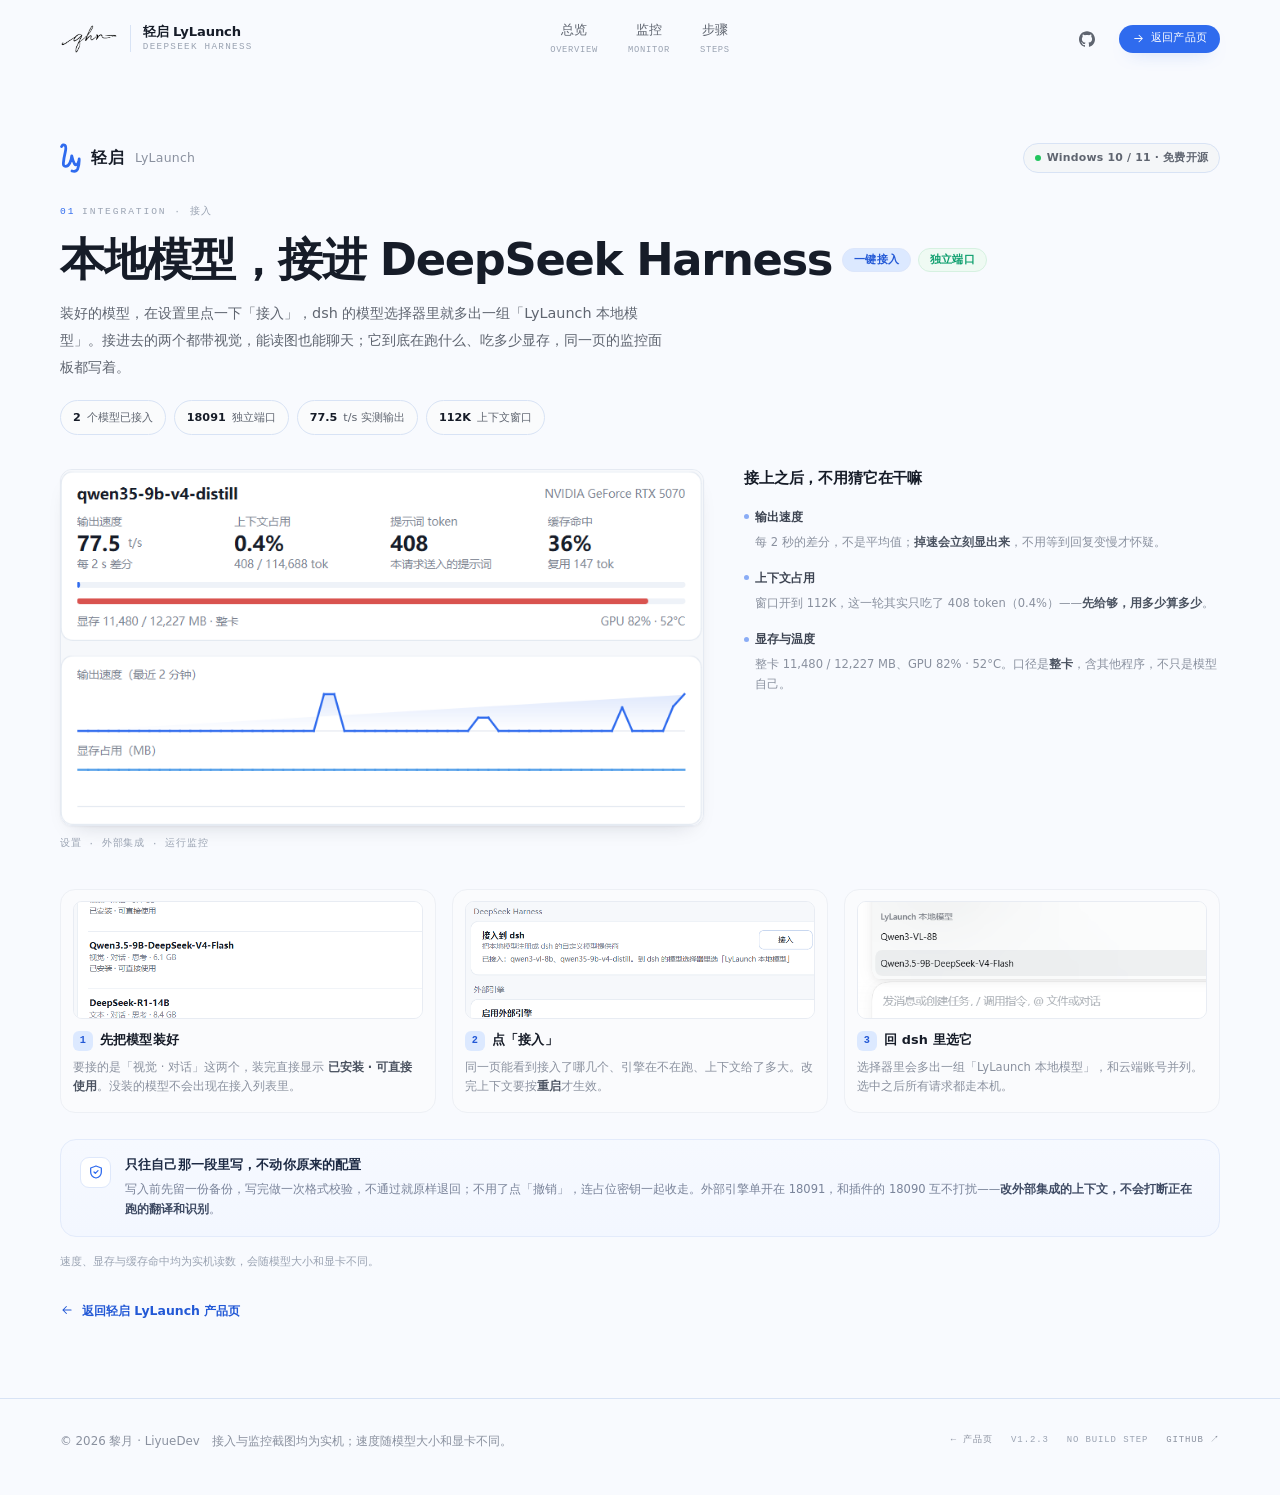
<file: pages/integration.html>
<!DOCTYPE html>
<html lang="zh-CN">
<head>
<meta charset="utf-8">
<meta name="viewport" content="width=device-width, initial-scale=1">
<title>接入 DeepSeek Harness · 轻启 LyLaunch</title>
<meta name="description" content="把 LyLaunch 的本地模型接进 DeepSeek Harness：设置里点一下接入，dsh 模型选择器就多出一组本地模型，独立端口 18091，附运行监控。">
<meta name="theme-color" content="#F8FAFE">
<link rel="icon" href="../assets/img/lylaunch/favicon.ico">
<link rel="stylesheet" href="../assets/css/lylaunch.css">
<style>
/* 接入二级页：复用 lylaunch.css 的 .dsh-* / 导航 / 页脚，这里只补页面骨架 */
.pl-main{padding-top:78px}
.pl-hero{padding:64px 0 72px}
.pl-hero .h1{
  margin:14px 0 0;font-size:clamp(1.9rem,3.6vw,2.8rem);line-height:1.16;
  font-weight:800;letter-spacing:-.03em;
}
.pl-hero .h1 .sup-group{display:inline-flex;align-items:center;gap:7px;margin-left:10px;vertical-align:middle;transform:translateY(-3px)}
.pl-sup{
  display:inline-flex;align-items:center;height:24px;padding:0 11px;border-radius:999px;
  font-size:.68rem;font-weight:700;letter-spacing:.02em;
  background:var(--blue-soft);color:var(--blue-deep);border:1px solid #DCE6FB;
}
.pl-sup.free{background:#EFFAF3;color:#0E9F6E;border-color:#D6F1E1}
.pl-hero .lede{margin:14px 0 0;max-width:66ch;font-size:.9rem;line-height:1.85;color:var(--ink-2)}
.pl-hero .ac-stats{margin-top:20px}
.pl-hero .dsh-split{margin-top:34px}
.pl-back{display:inline-flex;align-items:center;gap:8px;margin-top:28px;font-size:.78rem;font-weight:600;color:var(--blue-deep)}
.pl-back svg{width:14px;height:14px;transition:transform .3s var(--ease)}
.pl-back:hover svg{transform:translateX(-3px)}
@media (max-width:720px){
  .pl-main{padding-top:60px}
  .pl-hero{padding:44px 0 52px}
  .pl-hero .h1 .sup-group{display:flex;margin:9px 0 0;transform:none}
}
</style>
</head>
<body>
<script>document.documentElement.classList.add('js');</script>

<header class="nav" id="nav">
  <div class="wrap nav-in">
    <a class="brand" href="lylaunch.html" aria-label="返回轻启 LyLaunch 产品页" title="轻启 LyLaunch 产品页">
      <img class="ava" src="../assets/img/avatar.png" alt="黎月的手写签名">
      <span class="who"><b>轻启 LyLaunch</b><i>DeepSeek Harness</i></span>
    </a>
    <nav class="links">
      <a href="#overview"><b>总览</b><i>Overview</i></a>
      <a href="#monitor"><b>监控</b><i>Monitor</i></a>
      <a href="#steps"><b>步骤</b><i>Steps</i></a>
    </nav>
    <div class="status">
      <a class="gh" href="https://github.com/LiyueDev/LyLaunch" target="_blank" rel="noopener" aria-label="GitHub 仓库" title="github.com/LiyueDev/LyLaunch">
        <svg viewBox="0 0 24 24" fill="currentColor" aria-hidden="true"><path d="M12 .297c-6.63 0-12 5.373-12 12 0 5.303 3.438 9.8 8.205 11.385.6.113.82-.258.82-.577 0-.285-.01-1.04-.015-2.04-3.338.724-4.042-1.61-4.042-1.61C4.422 18.07 3.633 17.7 3.633 17.7c-1.087-.744.084-.729.084-.729 1.205.084 1.838 1.236 1.838 1.236 1.07 1.835 2.809 1.305 3.495.998.108-.776.417-1.305.76-1.605-2.665-.3-5.466-1.332-5.466-5.93 0-1.31.465-2.38 1.235-3.22-.135-.303-.54-1.523.105-3.176 0 0 1.005-.322 3.3 1.23.96-.267 1.98-.399 3-.405 1.02.006 2.04.138 3 .405 2.28-1.552 3.285-1.23 3.285-1.23.645 1.653.24 2.873.12 3.176.765.84 1.23 1.91 1.23 3.22 0 4.61-2.805 5.625-5.475 5.92.42.36.81 1.096.81 2.22 0 1.606-.015 2.896-.015 3.286 0 .315.21.69.825.57C20.565 22.092 24 17.592 24 12.297c0-6.627-5.373-12-12-12"/></svg>
      </a>
      <a class="pill" href="lylaunch.html">
        <svg viewBox="0 0 24 24" aria-hidden="true"><path d="M5 12h14M13 6l6 6-6 6" fill="none" stroke="currentColor" stroke-width="1.9" stroke-linecap="round" stroke-linejoin="round"/></svg>
        返回产品页
      </a>
    </div>
  </div>
</header>

<main class="pl-main">
  <section class="sec pl-hero" id="overview">
    <div class="wrap">
      <div class="sec-brand reveal">
        <div class="sec-brand-l">
          <svg class="sec-brand-mark" viewBox="60 26 136 204" aria-hidden="true" focusable="false">
            <path d="M70 54 Q80 36 92 46 Q102 56 94 90 Q84 132 82 160 Q80 182 96 182 Q114 182 124 160 Q134 138 136 114 Q142 144 154 166 Q164 180 176 162 Q184 148 184 134 Q186 170 174 200 Q164 220 138 212"
                  fill="none" stroke="#2F6BEE" stroke-width="18" stroke-linecap="round" stroke-linejoin="round"/>
          </svg>
          <span class="sec-brand-cn">轻启</span>
          <span class="sec-brand-en">LyLaunch</span>
        </div>
        <span class="sec-brand-pill"><i></i>Windows 10 / 11 · 免费开源</span>
      </div>

      <p class="eyebrow"><em>01</em>Integration · 接入</p>
      <h1 class="h1">本地模型，接进 DeepSeek Harness<span class="sup-group"><span class="pl-sup">一键接入</span><span class="pl-sup free">独立端口</span></span></h1>
      <p class="lede">装好的模型，在设置里点一下「接入」，dsh 的模型选择器里就多出一组「LyLaunch 本地模型」。接进去的两个都带视觉，能读图也能聊天；它到底在跑什么、吃多少显存，同一页的监控面板都写着。</p>

      <div class="ac-stats reveal">
        <span class="ac-stat"><b>2</b> 个模型已接入</span>
        <span class="ac-stat"><b>18091</b> 独立端口</span>
        <span class="ac-stat"><b>77.5</b> t/s 实测输出</span>
        <span class="ac-stat"><b>112K</b> 上下文窗口</span>
      </div>

      <div class="dsh-split reveal" id="monitor">
        <figure class="dsh-panel">
          <img src="../assets/img/lylaunch/dsh/panel.png" width="786" height="434" loading="eager" decoding="async" alt="运行监控面板：输出速度 77.5 t/s、上下文占用 0.4%（408 / 114,688 tok）、缓存命中 36%、显存 11,480 / 12,227 MB、GPU 82% · 52°C，下方是最近两分钟的输出速度与显存占用曲线">
          <figcaption>设置 · 外部集成 · 运行监控</figcaption>
        </figure>
        <div class="dsh-read">
          <h3>接上之后，不用猜它在干嘛</h3>
          <dl>
            <dt>输出速度</dt>
            <dd>每 2 秒的差分，不是平均值；<b>掉速会立刻显出来</b>，不用等到回复变慢才怀疑。</dd>
            <dt>上下文占用</dt>
            <dd>窗口开到 112K，这一轮其实只吃了 408 token（0.4%）——<b>先给够，用多少算多少</b>。</dd>
            <dt>显存与温度</dt>
            <dd>整卡 11,480 / 12,227 MB、GPU 82% · 52°C。口径是<b>整卡</b>，含其他程序，不只是模型自己。</dd>
          </dl>
        </div>
      </div>

      <div class="dsh-steps" id="steps">
        <article class="dsh-step reveal">
          <img src="../assets/img/lylaunch/dsh/step1.png" width="636" height="320" style="object-position:left center" loading="lazy" decoding="async" alt="本地模型页：Qwen3-VL-8B 与 Qwen3.5-9B-DeepSeek-V4-Flash 显示已安装">
          <h3><span class="dsh-step-no">1</span>先把模型装好</h3>
          <p>要接的是「视觉 · 对话」这两个，装完直接显示 <b>已安装 · 可直接使用</b>。没装的模型不会出现在接入列表里。</p>
        </article>
        <article class="dsh-step reveal">
          <img src="../assets/img/lylaunch/dsh/step2.png" width="676" height="340" style="object-position:left center" loading="lazy" decoding="async" alt="外部集成页配置分栏：已接入 qwen3-vl-8b 与 qwen35-9b-v4-distill，外部引擎运行中">
          <h3><span class="dsh-step-no">2</span>点「接入」</h3>
          <p>同一页能看到接入了哪几个、引擎在不在跑、上下文给了多大。改完上下文要按<b>重启</b>才生效。</p>
        </article>
        <article class="dsh-step reveal">
          <img src="../assets/img/lylaunch/dsh/step3.png" width="563" height="283" style="object-position:left center" loading="lazy" decoding="async" alt="DeepSeek Harness 的模型选择器：LyLaunch 本地模型分组下是 Qwen3-VL-8B 与 Qwen3.5-9B-DeepSeek-V4-Flash">
          <h3><span class="dsh-step-no">3</span>回 dsh 里选它</h3>
          <p>选择器里会多出一组「LyLaunch 本地模型」，和云端账号并列。选中之后所有请求都走本机。</p>
        </article>
      </div>

      <div class="dsh-banner reveal">
        <i class="dsh-banner-ic">
          <svg viewBox="0 0 24 24" aria-hidden="true"><path d="M12 3l8 3v6c0 5-3.5 8-8 9-4.5-1-8-4-8-9V6z"/><path d="M9 12l2 2 4-4"/></svg>
        </i>
        <div>
          <h4>只往自己那一段里写，不动你原来的配置</h4>
          <p>写入前先留一份备份，写完做一次格式校验，不通过就原样退回；不用了点「撤销」，连占位密钥一起收走。外部引擎单开在 18091，和插件的 18090 互不打扰——<b>改外部集成的上下文，不会打断正在跑的翻译和识别</b>。</p>
        </div>
      </div>
      <p class="dsh-note reveal">速度、显存与缓存命中均为实机读数，会随模型大小和显卡不同。</p>

      <a class="pl-back" href="lylaunch.html">
        <svg viewBox="0 0 24 24" fill="none" stroke="currentColor" stroke-width="1.8" stroke-linecap="round" stroke-linejoin="round" aria-hidden="true"><path d="M19 12H5M11 6l-6 6 6 6"/></svg>
        返回轻启 LyLaunch 产品页
      </a>
    </div>
  </section>
</main>

<footer>
  <div class="wrap foot-in">
    <p>© 2026 黎月 · LiyueDev　接入与监控截图均为实机；速度随模型大小和显卡不同。</p>
    <div class="foot-r">
      <a href="lylaunch.html">← 产品页</a>
      <span>v1.2.3</span>
      <span>No build step</span>
      <a href="https://github.com/LiyueDev/LyLaunch" target="_blank" rel="noopener">GitHub ↗</a>
    </div>
  </div>
</footer>

<script src="../assets/js/lylaunch.js" defer></script>
</body>
</html>
</file>
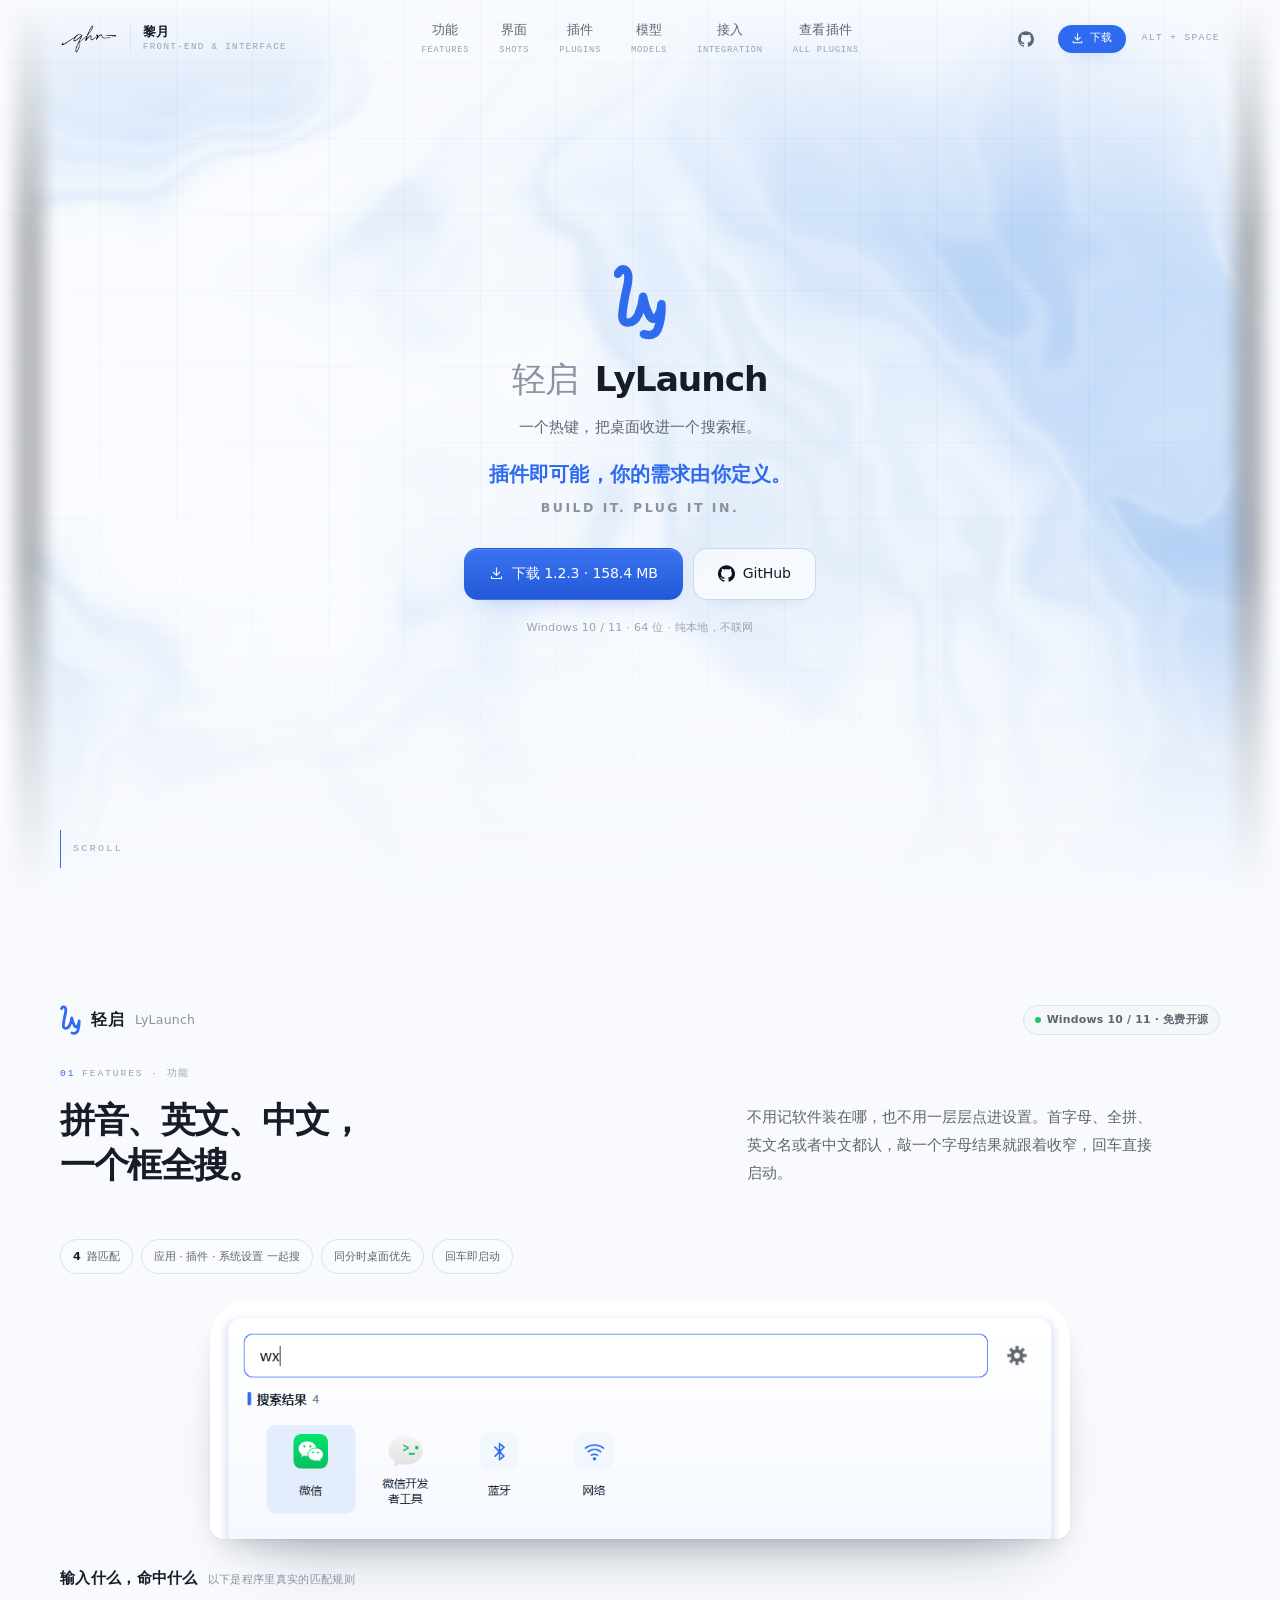
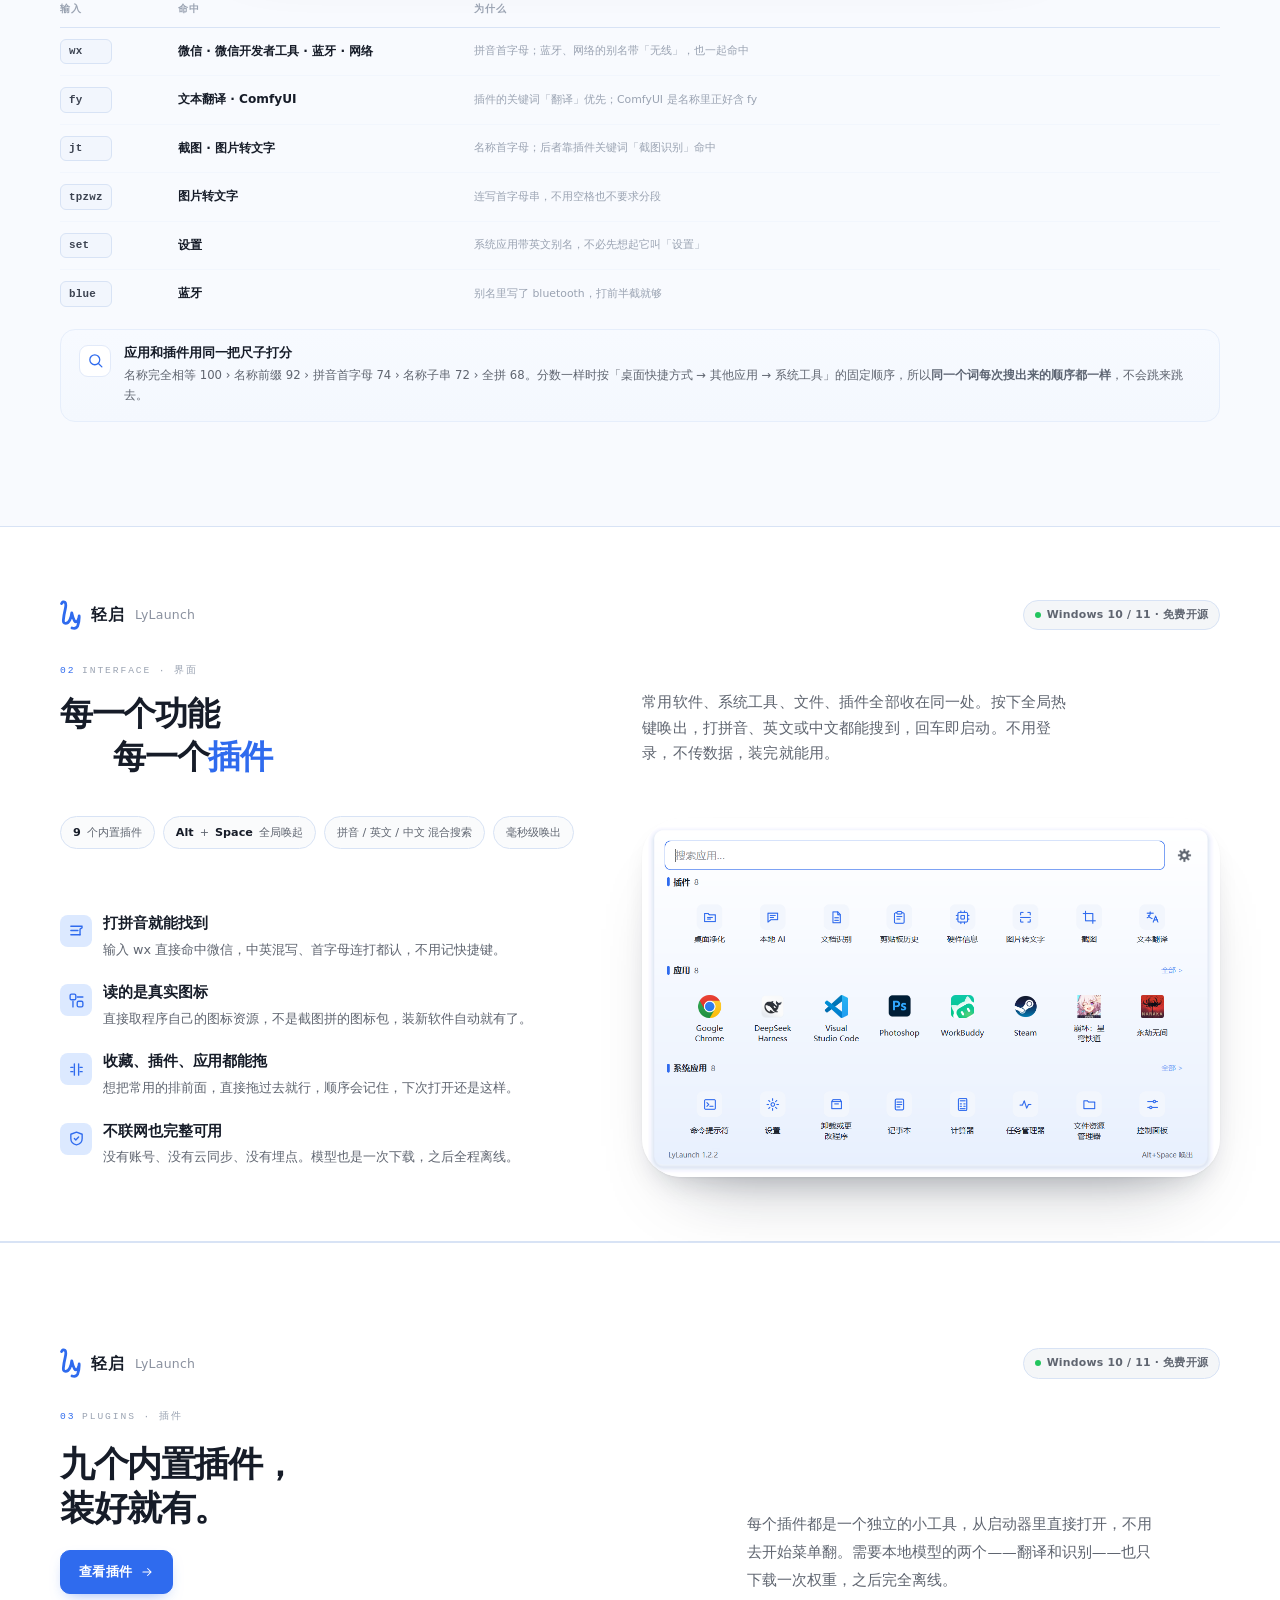
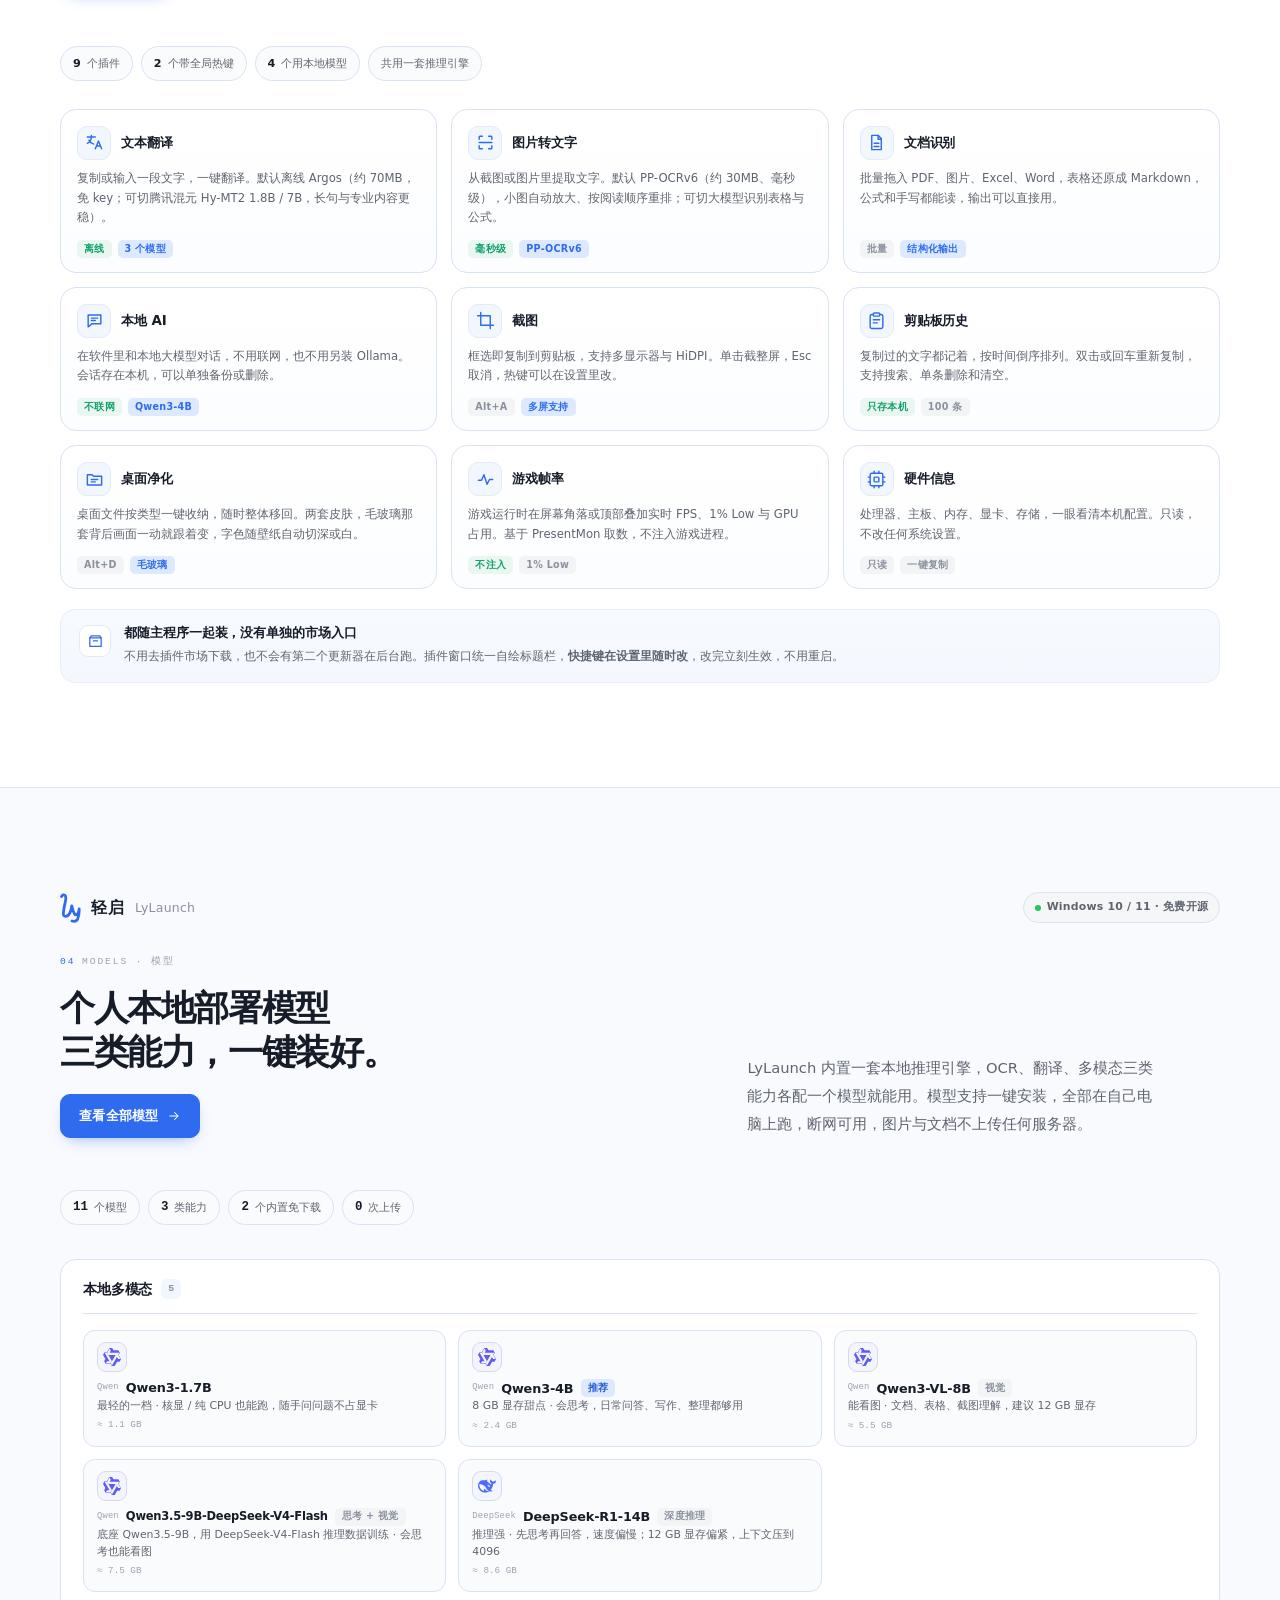
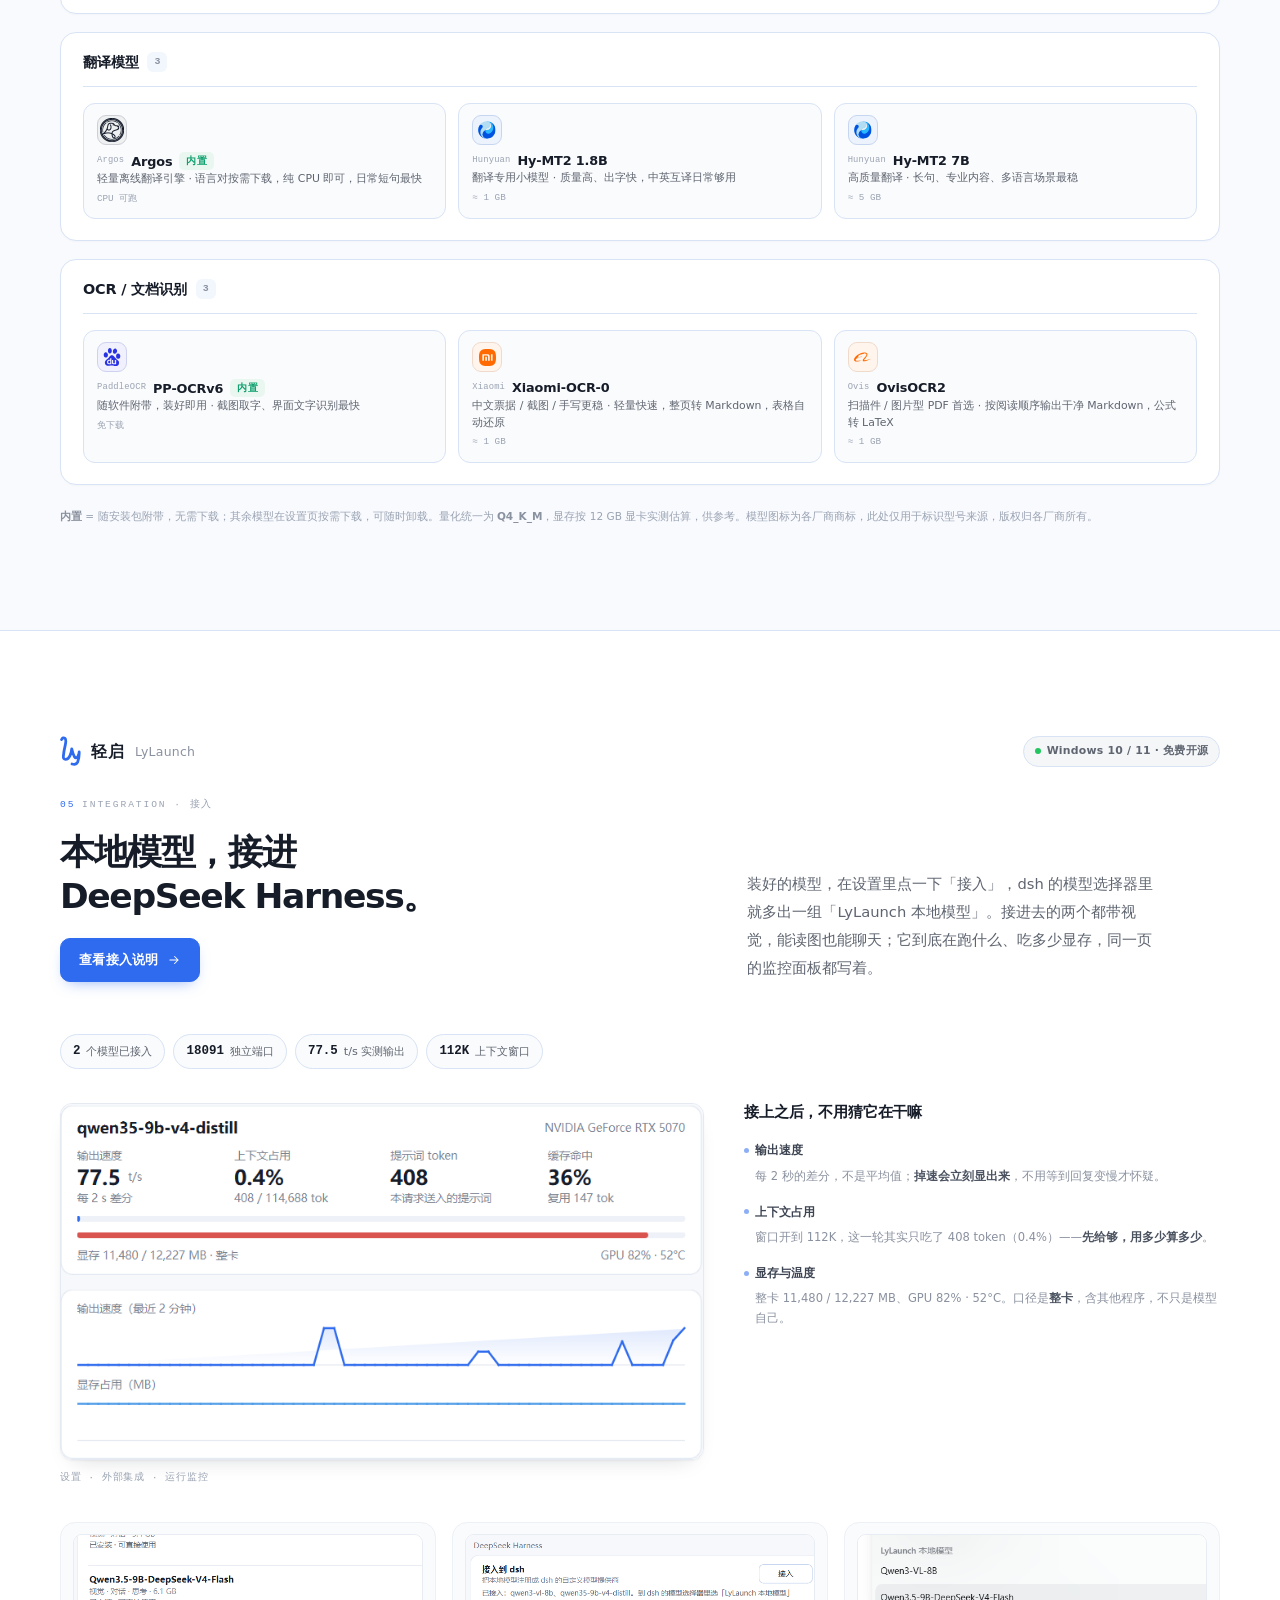
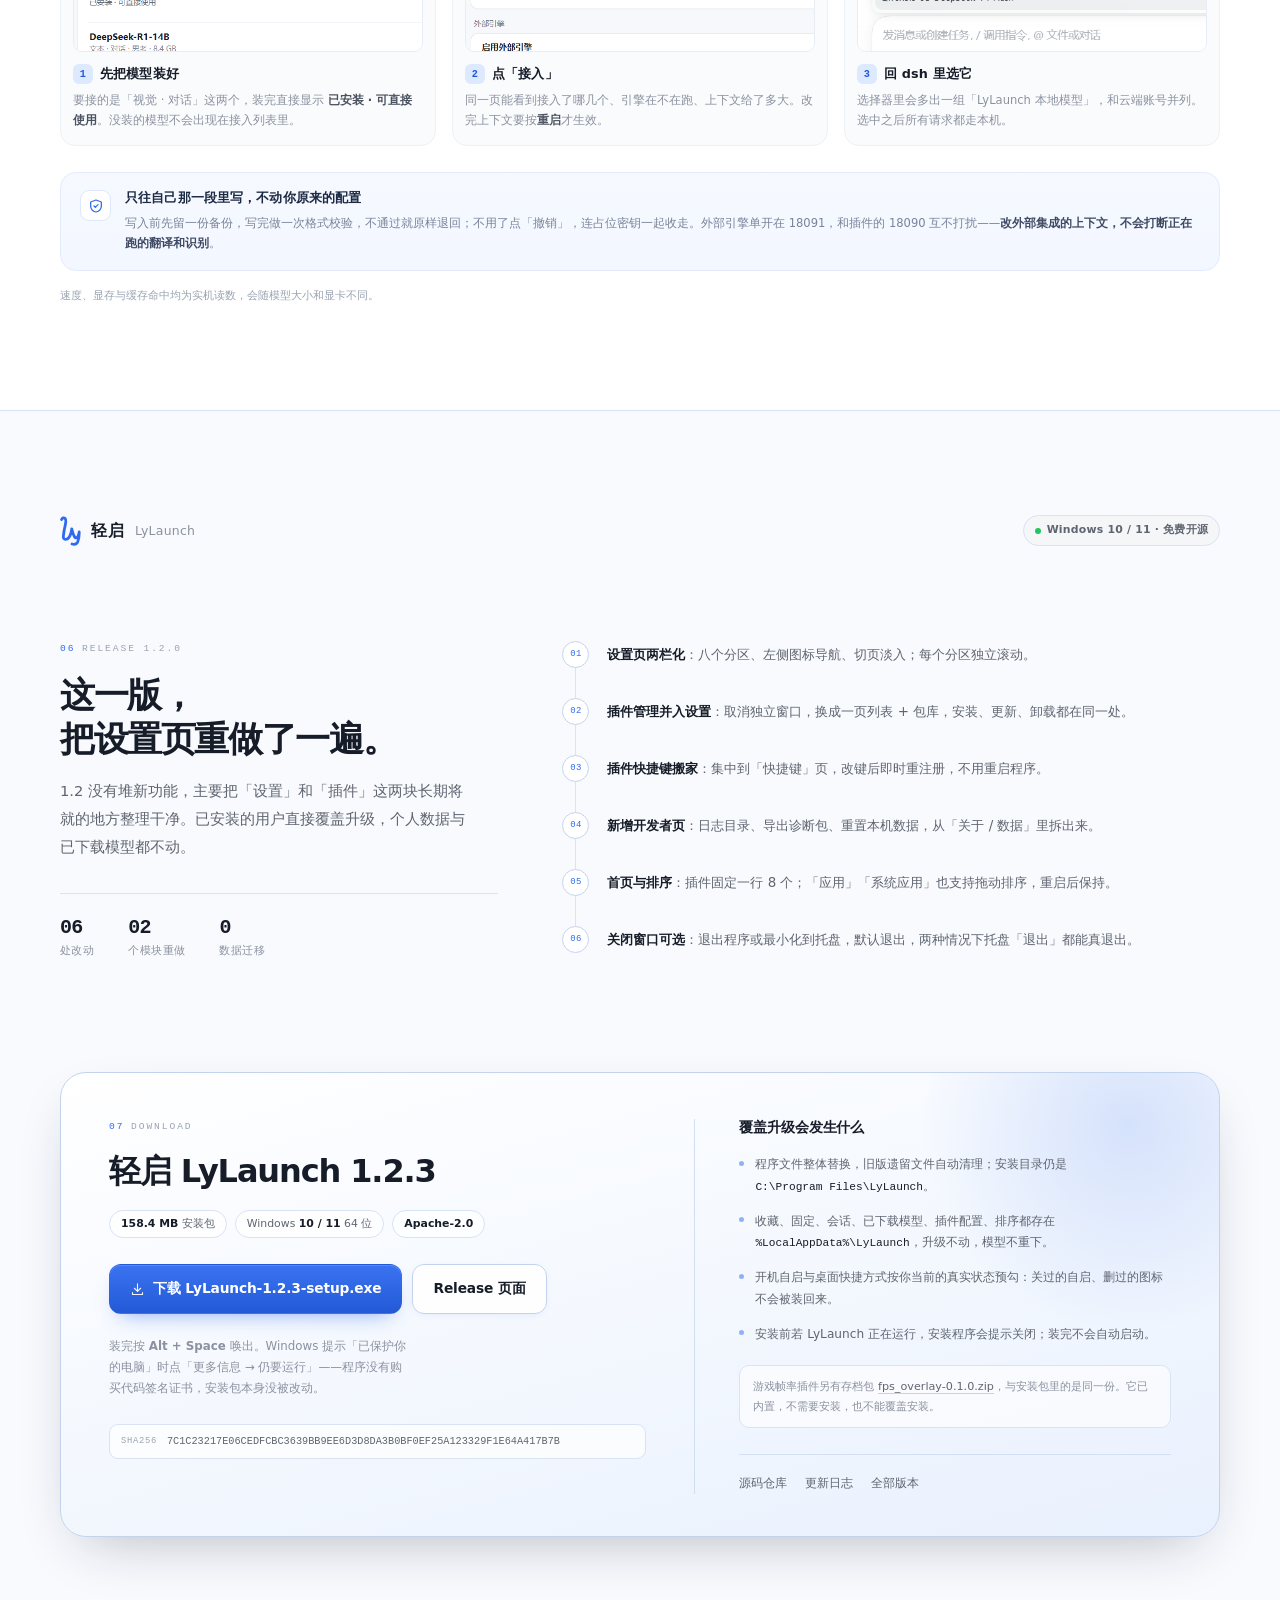
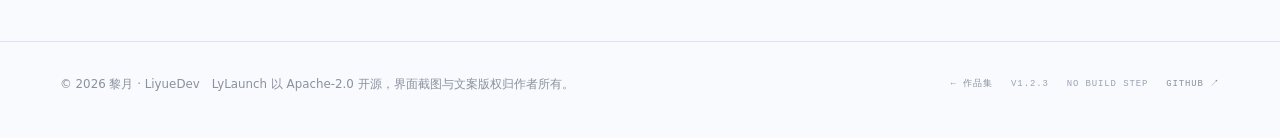
<file: pages/lylaunch.html>
<!DOCTYPE html>
<html lang="zh-CN">
<head>
<meta charset="utf-8">
<meta name="viewport" content="width=device-width, initial-scale=1">
<title>轻启 LyLaunch — 一个热键唤起的 Windows 启动器</title>
<meta name="description" content="轻启 LyLaunch：Alt+Space 唤起的 Windows 启动器。拼音搜应用、剪贴板历史、9 个内置插件（本地 AI、文档识别、游戏帧率等），纯本地运行、无账号、不上传。">
<meta name="theme-color" content="#F8FAFE">
<link rel="icon" href="../assets/img/lylaunch/favicon.ico">
<link rel="stylesheet" href="../assets/css/lylaunch.css">
</head>
<body>
<script>document.documentElement.classList.add('js');</script>
<svg class="ml-sprite" aria-hidden="true" focusable="false">
  <symbol id="lg-baidu" viewBox="0 0 24 24"><path fill="currentColor" d="M9.154 0C7.71 0 6.54 1.658 6.54 3.707c0 2.051 1.171 3.71 2.615 3.71 1.446 0 2.614-1.659 2.614-3.71C11.768 1.658 10.6 0 9.154 0zm7.025.594C14.86.58 13.347 2.589 13.2 3.927c-.187 1.745.25 3.487 2.179 3.735 1.933.25 3.175-1.806 3.422-3.364.252-1.555-.995-3.364-2.362-3.674a1.218 1.218 0 0 0-.261-.03zM3.582 5.535a2.811 2.811 0 0 0-.156.008c-2.118.19-2.428 3.24-2.428 3.24-.287 1.41.686 4.425 3.297 3.864 2.617-.561 2.262-3.68 2.183-4.362-.125-1.018-1.292-2.773-2.896-2.75zm16.534 1.753c-2.308 0-2.617 2.119-2.617 3.616 0 1.43.121 3.425 2.988 3.362 2.867-.063 2.553-3.238 2.553-3.988 0-.745-.62-2.99-2.924-2.99zm-8.264 2.478c-1.424.014-2.708.925-3.323 1.947-1.118 1.868-2.863 3.05-3.112 3.363-.25.309-3.61 2.116-2.864 5.42.746 3.301 3.365 3.237 3.365 3.237s1.93.19 4.171-.31c2.24-.495 4.17.123 4.17.123s5.233 1.748 6.665-1.616c1.43-3.364-.808-5.109-.808-5.109s-2.99-2.306-4.736-4.798c-1.072-1.665-2.348-2.268-3.528-2.257zm-2.234 3.84l1.542.024v8.197H7.758c-1.47-.291-2.055-1.292-2.13-1.462-.072-.173-.488-.976-.268-2.343.635-2.049 2.447-2.196 2.447-2.196h1.81zm3.964 2.39v3.881c.096.413.612.488.612.488h1.614v-4.343h1.689v5.782h-3.915c-1.517-.39-1.59-1.465-1.59-1.465v-4.317zm-5.458 1.147c-.66.197-.978.708-1.05.928-.076.22-.247.78-.1 1.269.294 1.095 1.248 1.144 1.248 1.144h1.37v-3.34z"/></symbol>
  <symbol id="lg-xiaomi" viewBox="0 0 24 24"><path fill="currentColor" d="M12 0C8.016 0 4.756.255 2.493 2.516.23 4.776 0 8.033 0 12.012c0 3.98.23 7.235 2.494 9.497C4.757 23.77 8.017 24 12 24c3.983 0 7.243-.23 9.506-2.491C23.77 19.247 24 15.99 24 12.012c0-3.984-.233-7.243-2.502-9.504C19.234.252 15.978 0 12 0zM4.906 7.405h5.624c1.47 0 3.007.068 3.764.827.746.746.827 2.233.83 3.676v4.54a.15.15 0 0 1-.152.147h-1.947a.15.15 0 0 1-.152-.148V11.83c-.002-.806-.048-1.634-.464-2.051-.358-.36-1.026-.441-1.72-.458H7.158a.15.15 0 0 0-.151.147v6.98a.15.15 0 0 1-.152.148H4.906a.15.15 0 0 1-.15-.148V7.554a.15.15 0 0 1 .15-.149zm12.131 0h1.949a.15.15 0 0 1 .15.15v8.892a.15.15 0 0 1-.15.148h-1.949a.15.15 0 0 1-.151-.148V7.554a.15.15 0 0 1 .151-.149zM8.92 10.948h2.046c.083 0 .15.066.15.147v5.352a.15.15 0 0 1-.15.148H8.92a.15.15 0 0 1-.152-.148v-5.352a.15.15 0 0 1 .152-.147Z"/></symbol>
  <symbol id="lg-alibaba" viewBox="0 0 24 24"><path fill="currentColor" d="M14.391 16.22c-.963.044-.865-.459-.302-1.234 1.32-1.768 3.82-4.236 3.906-5.982.151-2.283-2.143-3.026-4.501-3.004-1.645.022-3.344.492-4.501.906C5 8.315 2.489 10.576.909 13.076-.768 15.554-.216 17.923 3.322 18c2.716-.109 4.48-.862 6.32-1.802.01 0-5.086 1.453-6.958.383l-.008-.002c-.193-.11-.404-.264-.457-.683-.012-.885 1.46-1.802 2.283-2.097v-1.533a5.374 5.374 0 0 0 1.955.366 5.378 5.378 0 0 0 3.472-1.265c.037.13.056.278.044.447h.371c.048-.394-.172-.706-.172-.706-.333-.529-.915-.52-.915-.52s.315.137.529.466a4.953 4.953 0 0 1-4.665.932l1.21-1.2-.336-.874c2.435-.852 4.48-1.507 7.812-2.085l-.746-.624.389-.24c2.01.568 3.325.985 3.253 2.051a2.672 2.672 0 0 1-.202.611c-.584 1.158-2.326 3.09-3.029 3.898-.465.535-.92 1.06-1.245 1.562-.335.503-.54.971-.551 1.42.043 3.504 10.334-1.64 12.324-3.003-2.943 1.266-6.113 2.489-9.609 2.718Z"/></symbol>
  <symbol id="lg-qwen" viewBox="0 0 24 24"><path fill="currentColor" d="M23.919 14.545 20.817 9.17l1.47-2.544a.56.56 0 0 0 0-.566l-1.633-2.83a.57.57 0 0 0-.49-.283h-6.207L12.487.402a.57.57 0 0 0-.49-.284H8.732a.56.56 0 0 0-.49.284L5.139 5.775h-2.94a.56.56 0 0 0-.49.284L.077 8.887a.56.56 0 0 0 0 .567L3.18 14.83l-1.47 2.545a.56.56 0 0 0 0 .566l1.634 2.83a.57.57 0 0 0 .49.283h6.205l1.47 2.545a.57.57 0 0 0 .49.284h3.266a.57.57 0 0 0 .49-.284l3.104-5.375h2.94a.57.57 0 0 0 .49-.283l1.634-2.828a.55.55 0 0 0-.004-.568M8.733.686l1.634 2.828-1.634 2.828H21.8L20.164 9.17H7.425L5.63 6.06Zm1.306 19.801-6.205-.002 1.634-2.83h3.265L2.201 6.344h3.267q3.182 5.517 6.367 11.032zm10.124-5.66L18.53 12l-6.532 11.315-1.634-2.83c2.129-3.673 4.25-7.351 6.373-11.028h3.592l3.102 5.374z"/></symbol>
  <symbol id="lg-deepseek" viewBox="0 0 24 24"><path fill="currentColor" d="M23.748 4.651c-.254-.124-.364.113-.512.233-.051.04-.094.09-.137.137-.372.397-.806.657-1.373.626-.829-.046-1.537.214-2.163.848-.133-.782-.575-1.248-1.247-1.548-.352-.155-.708-.311-.955-.65-.172-.24-.219-.509-.305-.774-.055-.16-.11-.323-.293-.35-.2-.031-.278.136-.356.276-.313.572-.434 1.202-.422 1.84.027 1.436.633 2.58 1.838 3.393.137.094.172.187.129.323-.082.28-.18.553-.266.833-.055.179-.137.218-.328.14a5.5 5.5 0 0 1-1.737-1.179c-.857-.828-1.631-1.743-2.597-2.46a12 12 0 0 0-.689-.47c-.985-.957.13-1.743.387-1.836.27-.098.094-.433-.778-.428-.872.003-1.67.295-2.687.685a3 3 0 0 1-.465.136 9.6 9.6 0 0 0-2.883-.101c-1.885.21-3.39 1.1-4.497 2.622C.082 8.776-.231 10.854.152 13.02c.403 2.284 1.568 4.175 3.36 5.653 1.857 1.533 3.997 2.284 6.438 2.14 1.482-.085 3.132-.284 4.994-1.86.47.234.962.328 1.78.398.629.058 1.235-.031 1.705-.129.735-.155.684-.836.418-.961-2.155-1.004-1.682-.595-2.112-.926 1.095-1.295 2.768-3.598 3.284-6.733.05-.346.115-.834.108-1.114-.004-.171.035-.238.23-.257a4.2 4.2 0 0 0 1.545-.475c1.397-.763 1.96-2.016 2.093-3.517.02-.23-.004-.467-.247-.588M11.58 18.168c-2.088-1.642-3.101-2.183-3.52-2.16-.39.024-.32.472-.234.763.09.288.207.487.371.74.114.167.192.416-.113.603-.673.416-1.842-.14-1.897-.168-1.361-.801-2.5-1.86-3.301-3.306-.775-1.393-1.225-2.888-1.299-4.482-.02-.385.094-.522.477-.592a4.7 4.7 0 0 1 1.53-.038c2.131.311 3.946 1.264 5.467 2.774.868.86 1.525 1.887 2.202 2.89.72 1.066 1.494 2.082 2.48 2.915.348.291.626.513.892.677-.802.09-2.14.109-3.055-.615zm1.001-6.44a.306.306 0 0 1 .415-.287.3.3 0 0 1 .113.074.3.3 0 0 1 .086.214c0 .17-.136.307-.308.307a.303.303 0 0 1-.306-.307m3.11 1.596c-.2.081-.4.151-.591.16a1.25 1.25 0 0 1-.798-.254c-.274-.23-.47-.358-.551-.758a1.7 1.7 0 0 1 .015-.588c.07-.327-.007-.537-.238-.727-.188-.156-.426-.199-.689-.199a.6.6 0 0 1-.254-.078.253.253 0 0 1-.114-.358 1 1 0 0 1 .192-.21c.356-.202.767-.136 1.146.016.352.144.618.408 1.001.782.392.451.462.576.685.915.176.264.336.536.446.848.066.194-.02.353-.25.45"/></symbol>
  <symbol id="lg-hunyuan" viewBox="0 0 31 30">
<path d="M15.2287 30C23.4603 30 30.1333 23.2843 30.1333 15C30.1333 6.71573 23.4603 0 15.2287 0C6.9972 0 0.324219 6.71573 0.324219 15C0.324219 23.2843 6.9972 30 15.2287 30Z" fill="#B3DDF2"/>
  <path d="M15.2318 29.9966C19.3467 29.9966 22.6824 26.6395 22.6824 22.4983C22.6824 18.3571 19.3467 15 15.2318 15C11.117 15 7.78125 18.3571 7.78125 22.4983C7.78125 26.6395 11.117 29.9966 15.2318 29.9966Z" fill="#0053E0"/>
  <mask id="hy-mask" style="mask-type:luminance" maskUnits="userSpaceOnUse" x="0" y="0" width="31" height="30">
    <path d="M15.2326 30C23.4642 30 30.1372 23.2843 30.1372 15C30.1372 6.71573 23.4642 0 15.2326 0C7.00111 0 0.328125 6.71573 0.328125 15C0.328125 23.2843 7.00111 30 15.2326 30Z" fill="white"/>
  </mask>
  <g mask="url(#hy-mask)">
    <path d="M15.2324 30L30.137 30L30.137 1.14441e-05L15.2324 1.14441e-05L15.2324 30Z" fill="#0053E0"/>
  </g>
  <path d="M15.2318 14.9966C19.3467 14.9966 22.6824 11.6395 22.6824 7.49831C22.6824 3.35711 19.3467 0 15.2318 0C11.117 0 7.78125 3.35711 7.78125 7.49831C7.78125 11.6395 11.117 14.9966 15.2318 14.9966Z" fill="#B3DDF2"/>
  <path d="M15.3712 0.00674309C18.5069 0.0842886 21.0228 2.66015 21.0228 5.83277C21.0228 8.50977 19.2271 10.8328 16.6007 11.5037C16.6007 11.5037 16.6241 11.5003 16.6576 11.4936C14.4097 11.9757 12.7246 13.9852 12.7246 16.3924C12.7246 19.1605 14.9524 21.4026 17.7028 21.4026C18.4164 21.4026 19.3879 21.234 20.001 20.9609C23.9675 19.3493 26.47 15.4552 26.47 10.8867C26.47 4.87188 21.6258 0 15.6559 0C15.5588 0 15.465 0.00337154 15.3712 0.00674309ZM16.9491 11.443C16.9491 11.443 16.9591 11.443 16.9625 11.443C16.9591 11.443 16.9524 11.443 16.9491 11.443Z" fill="#2AB9FF"/>
  <path d="M4.20222 18.9028C4.20222 15.8718 5.4116 13.124 7.36805 11.1213V11.1145C7.87726 10.5549 8.19217 9.81313 8.19217 8.99384C8.19217 7.2575 6.79518 5.85156 5.06989 5.85156C3.87056 5.85156 2.82868 6.53599 2.30607 7.53733C1.04979 9.73558 0.326172 12.2811 0.326172 15.0019C0.326172 23.0936 6.69468 29.685 14.6645 29.9884C8.83873 29.6917 4.20222 24.8435 4.20222 18.9028ZM2.16537 7.84752C2.15532 7.87112 2.14862 7.89135 2.14192 7.91495C2.14862 7.89135 2.15867 7.87112 2.16537 7.84752Z" fill="#0053E0"/>
  <path d="M14.668 29.9844C14.8556 29.9945 15.0465 29.9979 15.2341 29.9979C15.0432 29.9979 14.8556 29.9911 14.668 29.9844Z" fill="#0053E0"/>
  <path d="M15.3756 0.0078125C18.5113 0.085358 21.0272 2.66122 21.0272 5.83384C21.0272 8.51084 19.2014 10.8372 16.6051 11.5048C14.6285 11.9667 13.1679 13.5344 12.8262 15.4023C12.8262 15.4023 13.8948 15.0044 15.2148 15.0044C15.2148 15.0044 15.2081 15.0044 15.2047 15.0044C15.2148 15.0044 15.2215 15.0044 15.2315 15.0044C19.3488 15.0044 22.6821 11.6464 22.6821 7.50612C22.6821 3.36587 19.4225 0.085358 15.3756 0.0078125Z" fill="#ECECEE"/>
  </symbol>
  <symbol id="lg-argos" viewBox="0 0 96 96"><image width="96" height="96" href="[data-uri]"/></symbol>
</svg>

<svg class="ac-sprite" aria-hidden="true" focusable="false">

  <!-- 插件线性图标（与软件内置同一套路径） -->
  <symbol id="ic-translat" viewBox="0 0 24 24"><path d="M3 5h10M8 3v2c0 4-2 6.5-5 8"/><path d="M5 9c1 2.5 3 4 6 5"/><path d="M13 20l4-10 4 10M14.5 16.5h5"/></symbol>
  <symbol id="ic-ocr" viewBox="0 0 24 24"><path d="M4 8V5a1 1 0 0 1 1-1h3M16 4h3a1 1 0 0 1 1 1v3M20 16v3a1 1 0 0 1-1 1h-3M8 20H5a1 1 0 0 1-1-1v-3"/><path d="M4 12h16"/></symbol>
  <symbol id="ic-doc" viewBox="0 0 24 24"><path d="M6 3h8l4 4v14H6z"/><path d="M14 3v5h4M9 13h6M9 17h6"/></symbol>
  <symbol id="ic-chat" viewBox="0 0 24 24"><path d="M4 5h16v11H9l-5 4z"/><path d="M8 9h8M8 12h5"/></symbol>
  <symbol id="ic-shot" viewBox="0 0 24 24"><path d="M6 2v16h16M2 6h16v16"/></symbol>
  <symbol id="ic-hwinfo" viewBox="0 0 24 24"><rect x="4" y="4" width="16" height="16" rx="2"/><rect x="9" y="9" width="6" height="6" rx="1"/><path d="M9 1.5v2.5M15 1.5v2.5M9 20v2.5M15 20v2.5M1.5 9H4M1.5 15H4M20 9h2.5M20 15h2.5"/></symbol>
  <symbol id="ic-desktop" viewBox="0 0 24 24"><path d="M3 6h6l2 2h10v11H3z"/><path d="M8 12h8M8 15h5"/></symbol>
  <symbol id="ic-clipboard" viewBox="0 0 24 24"><rect x="8" y="2.5" width="8" height="4" rx="1.2"/><path d="M16 4.5h1.8A2.2 2.2 0 0 1 20 6.7v13.1A2.2 2.2 0 0 1 17.8 22H6.2A2.2 2.2 0 0 1 4 19.8V6.7A2.2 2.2 0 0 1 6.2 4.5H8"/><path d="M8 11h8M8 15h5"/></symbol>
  <symbol id="ic-package" viewBox="0 0 24 24"><path d="M4 7h16v12H4z"/><path d="M4 7l2-3h12l2 3M9 11h6"/></symbol>
  <symbol id="ic-fps" viewBox="0 0 24 24"><path d="M3 13h4l3-7 4 12 3-6h4"/></symbol>
  <symbol id="ic-search" viewBox="0 0 24 24"><circle cx="11" cy="11" r="7"/><path d="M16.5 16.5L21 21"/></symbol>

  <!-- 功能点图标 -->
  <symbol id="ic-pinyin" viewBox="0 0 24 24"><path d="M4 6h16M4 12h10M4 18h13"/><path d="M17 10v8M17 10l3-2"/></symbol>
  <symbol id="ic-realicon" viewBox="0 0 24 24"><rect x="3" y="3" width="8" height="8" rx="2"/><rect x="13" y="13" width="8" height="8" rx="2"/><path d="M13 7h8M7 13v8"/></symbol>
  <symbol id="ic-drag" viewBox="0 0 24 24"><path d="M9 4v16M15 4v16"/><path d="M4 9h3M4 15h3M17 9h3M17 15h3"/></symbol>
  <symbol id="ic-offline" viewBox="0 0 24 24"><path d="M12 3l8 3v6c0 5-3.5 8-8 9-4.5-1-8-4-8-9V6z"/><path d="M9 12l2 2 4-4"/></symbol>
</svg>

<!-- nav -->
<header class="nav" id="nav">
  <div class="wrap nav-in">
    <a class="brand" href="../index.html" aria-label="返回黎月的作品集主页" title="黎月的作品集">
      <img class="ava" src="../assets/img/avatar.png" alt="黎月的手写签名">
      <span class="who"><b>黎月</b><i>Front-end &amp; Interface</i></span>
    </a>
    <nav class="links">
      <a href="#features"><b>功能</b><i>Features</i></a>
      <a href="#shots"><b>界面</b><i>Shots</i></a>
      <a href="#plugins"><b>插件</b><i>Plugins</i></a>
      <a href="#models"><b>模型</b><i>Models</i></a>
      <a href="#integration"><b>接入</b><i>Integration</i></a>
      <a class="links-cta" href="plugins.html"><b>查看插件</b><i>All plugins</i></a>
    </nav>
    <div class="status">
      <a class="gh" href="https://github.com/LiyueDev/LyLaunch" target="_blank" rel="noopener" aria-label="GitHub 仓库" title="github.com/LiyueDev/LyLaunch">
        <svg viewBox="0 0 24 24" fill="currentColor" aria-hidden="true"><path d="M12 .297c-6.63 0-12 5.373-12 12 0 5.303 3.438 9.8 8.205 11.385.6.113.82-.258.82-.577 0-.285-.01-1.04-.015-2.04-3.338.724-4.042-1.61-4.042-1.61C4.422 18.07 3.633 17.7 3.633 17.7c-1.087-.744.084-.729.084-.729 1.205.084 1.838 1.236 1.838 1.236 1.07 1.835 2.809 1.305 3.495.998.108-.776.417-1.305.76-1.605-2.665-.3-5.466-1.332-5.466-5.93 0-1.31.465-2.38 1.235-3.22-.135-.303-.54-1.523.105-3.176 0 0 1.005-.322 3.3 1.23.96-.267 1.98-.399 3-.405 1.02.006 2.04.138 3 .405 2.28-1.552 3.285-1.23 3.285-1.23.645 1.653.24 2.873.12 3.176.765.84 1.23 1.91 1.23 3.22 0 4.61-2.805 5.625-5.475 5.92.42.36.81 1.096.81 2.22 0 1.606-.015 2.896-.015 3.286 0 .315.21.69.825.57C20.565 22.092 24 17.592 24 12.297c0-6.627-5.373-12-12-12"/></svg>
      </a>
      <a class="pill" href="https://github.com/LiyueDev/LyLaunch/releases/download/v1.2.3/LyLaunch-1.2.3-setup.exe">
        <svg viewBox="0 0 24 24" aria-hidden="true"><path d="M12 3v12m0 0 5-5m-5 5-5-5M4 17v3h16v-3" fill="none" stroke="currentColor" stroke-width="1.9" stroke-linecap="round" stroke-linejoin="round"/></svg>
        下载
      </a>
      <span class="ver">Alt + Space</span>
    </div>
  </div>
</header>

<!-- 侧边目录 -->
<nav class="toc" id="toc" aria-label="页面目录">
  <a href="#features">功能</a>
  <a href="#shots">界面</a>
  <a href="#plugins">插件</a>
  <a href="#models">模型</a>
  <a href="#integration">接入</a>
  <a href="#release">更新</a>
  <a href="#download">下载</a>
</nav>

<!-- hero -->
<section class="hero" id="top">
  <div class="hero-fluid" aria-hidden="true"><canvas id="fluidCv"></canvas></div>
  <div class="hero-in">
    <svg class="hero-mark" viewBox="60 26 136 204" aria-hidden="true" focusable="false">
      <path d="M70 54 Q80 36 92 46 Q102 56 94 90 Q84 132 82 160 Q80 182 96 182 Q114 182 124 160 Q134 138 136 114 Q142 144 154 166 Q164 180 176 162 Q184 148 184 134 Q186 170 174 200 Q164 220 138 212" fill="none" stroke="#2F6BEE" stroke-width="22" stroke-linecap="round" stroke-linejoin="round"/>
    </svg>
    <h1 class="hero-name"><span class="cn">轻启</span> <b>LyLaunch</b></h1>
    <p class="hero-line">一个热键，把桌面收进一个搜索框。</p>
    <p class="hero-slogan">
      <span class="slogan-cn">插件即可能，你的需求由你定义。</span>
      <span class="slogan-en">Build it. Plug it in.</span>
    </p>
    <div class="hero-act">
      <a class="btn" href="https://github.com/LiyueDev/LyLaunch/releases/download/v1.2.3/LyLaunch-1.2.3-setup.exe">
        <svg class="ico" viewBox="0 0 24 24" aria-hidden="true"><path d="M12 3v12m0 0 5-5m-5 5-5-5M4 17v3h16v-3" fill="none" stroke="currentColor" stroke-width="1.8" stroke-linecap="round" stroke-linejoin="round"/></svg>
        下载 1.2.3 · 158.4 MB
      </a>
      <a class="btn btn-ghost" href="https://github.com/LiyueDev/LyLaunch" target="_blank" rel="noopener">
        <svg class="ico gh-ico" viewBox="0 0 24 24" aria-hidden="true" fill="currentColor"><path d="M12 .297c-6.63 0-12 5.373-12 12 0 5.303 3.438 9.8 8.205 11.385.6.113.82-.258.82-.577 0-.285-.01-1.04-.015-2.04-3.338.724-4.042-1.61-4.042-1.61C4.422 18.07 3.633 17.7 3.633 17.7c-1.087-.744.084-.729.084-.729 1.205.084 1.838 1.236 1.838 1.236 1.07 1.835 2.809 1.305 3.495.998.108-.776.417-1.305.76-1.605-2.665-.3-5.466-1.332-5.466-5.93 0-1.31.465-2.38 1.235-3.22-.135-.303-.54-1.523.105-3.176 0 0 1.005-.322 3.3 1.23.96-.267 1.98-.399 3-.405 1.02.006 2.04.138 3 .405 2.28-1.552 3.285-1.23 3.285-1.23.645 1.653.24 2.873.12 3.176.765.84 1.23 1.91 1.23 3.22 0 4.61-2.805 5.625-5.475 5.92.42.36.81 1.096.81 2.22 0 1.606-.015 2.896-.015 3.286 0 .315.21.69.825.57C20.565 22.092 24 17.592 24 12.297c0-6.627-5.373-12-12-12"/></svg>
        GitHub
      </a>
    </div>
    <p class="hero-note">Windows 10 / 11 · 64 位 · 纯本地，不联网</p>
  </div>
  <a class="scrollcue" href="#shots" aria-label="向下查看界面"><i></i>Scroll</a>
</section>

<!-- 功能 -->
<section class="sec" id="features">
  <div class="wrap">
    <div class="sec-brand reveal">
      <div class="sec-brand-l">
        <svg class="sec-brand-mark" viewBox="60 26 136 204" aria-hidden="true" focusable="false">
          <path d="M70 54 Q80 36 92 46 Q102 56 94 90 Q84 132 82 160 Q80 182 96 182 Q114 182 124 160 Q134 138 136 114 Q142 144 154 166 Q164 180 176 162 Q184 148 184 134 Q186 170 174 200 Q164 220 138 212"
                fill="none" stroke="#2F6BEE" stroke-width="18" stroke-linecap="round" stroke-linejoin="round"/>
        </svg>
        <span class="sec-brand-cn">轻启</span>
        <span class="sec-brand-en">LyLaunch</span>
      </div>
      <span class="sec-brand-pill"><i></i>Windows 10 / 11 · 免费开源</span>
    </div>


    <div class="sec-head">
      <div class="reveal">
        <p class="eyebrow"><em>01</em>Features · 功能</p>
        <h2 class="h2">拼音、英文、中文，<br>一个框全搜。</h2>
      </div>
      <p class="sub reveal">不用记软件装在哪，也不用一层层点进设置。首字母、全拼、英文名或者中文都认，敲一个字母结果就跟着收窄，回车直接启动。</p>
    </div>

    <div class="ac-stats reveal">
      <span class="ac-stat"><b>4</b> 路匹配</span>
      <span class="ac-stat">应用 · 插件 · 系统设置 一起搜</span>
      <span class="ac-stat">同分时桌面优先</span>
      <span class="ac-stat">回车即启动</span>
    </div>

    <figure class="ac-shot ac-shot--cut reveal">
      <img src="../assets/img/lylaunch/showcase/search.png" width="1123" height="312" loading="lazy" decoding="async"
           alt="搜索状态实机截图：输入 wx，下方结果依次是微信、微信开发者工具、蓝牙、网络">
    </figure>

    <h3 class="ac-sect-title reveal">输入什么，命中什么<span>以下是程序里真实的匹配规则</span></h3>
    <table class="ac-qtable reveal">
      <thead>
        <tr><th style="width:118px">输入</th><th style="width:296px">命中</th><th>为什么</th></tr>
      </thead>
      <tbody>
        <tr><td><code>wx</code></td><td class="hit">微信 · 微信开发者工具 · 蓝牙 · 网络</td><td class="why">拼音首字母；蓝牙、网络的别名带「无线」，也一起命中</td></tr>
        <tr><td><code>fy</code></td><td class="hit">文本翻译 · ComfyUI</td><td class="why">插件的关键词「翻译」优先；ComfyUI 是名称里正好含 fy</td></tr>
        <tr><td><code>jt</code></td><td class="hit">截图 · 图片转文字</td><td class="why">名称首字母；后者靠插件关键词「截图识别」命中</td></tr>
        <tr><td><code>tpzwz</code></td><td class="hit">图片转文字</td><td class="why">连写首字母串，不用空格也不要求分段</td></tr>
        <tr><td><code>set</code></td><td class="hit">设置</td><td class="why">系统应用带英文别名，不必先想起它叫「设置」</td></tr>
        <tr><td><code>blue</code></td><td class="hit">蓝牙</td><td class="why">别名里写了 bluetooth，打前半截就够</td></tr>
      </tbody>
    </table>

    <div class="ac-banner reveal">
      <i class="ac-banner-ic"><svg viewBox="0 0 24 24" aria-hidden="true"><use href="#ic-search"/></svg></i>
      <div>
        <h4>应用和插件用同一把尺子打分</h4>
        <p>名称完全相等 100 › 名称前缀 92 › 拼音首字母 74 › 名称子串 72 › 全拼 68。分数一样时按「桌面快捷方式 → 其他应用 → 系统工具」的固定顺序，所以<b>同一个词每次搜出来的顺序都一样</b>，不会跳来跳去。</p>
      </div>
    </div>
  </div>
</section>

<!-- 界面 -->
<section class="sec band show" id="shots">
  <div class="wrap">
    <div class="sec-brand reveal">
      <div class="sec-brand-l">
        <svg class="sec-brand-mark" viewBox="60 26 136 204" aria-hidden="true" focusable="false">
          <path d="M70 54 Q80 36 92 46 Q102 56 94 90 Q84 132 82 160 Q80 182 96 182 Q114 182 124 160 Q134 138 136 114 Q142 144 154 166 Q164 180 176 162 Q184 148 184 134 Q186 170 174 200 Q164 220 138 212"
                fill="none" stroke="#2F6BEE" stroke-width="18" stroke-linecap="round" stroke-linejoin="round"/>
        </svg>
        <span class="sec-brand-cn">轻启</span>
        <span class="sec-brand-en">LyLaunch</span>
      </div>
      <span class="sec-brand-pill"><i></i>Windows 10 / 11 · 免费开源</span>
    </div>


    <div class="show-head reveal">
      <div>
        <p class="eyebrow"><em>02</em>Interface · 界面</p>
        <h2 class="h2"><span>每一个功能</span><span class="h2-indent">每一个<span class="show-hl">插件</span></span></h2>
      </div>
    </div>

    <p class="show-lead ac-lead-right reveal">常用软件、系统工具、文件、插件全部收在同一处。按下全局热键唤出，打拼音、英文或中文都能搜到，回车即启动。不用登录，不传数据，装完就能用。</p>

    <div class="ac-stats reveal">
      <span class="ac-stat"><b>9</b> 个内置插件</span>
      <span class="ac-stat"><b>Alt</b> + <b>Space</b> 全局唤起</span>
      <span class="ac-stat">拼音 / 英文 / 中文 混合搜索</span>
      <span class="ac-stat">毫秒级唤出</span>
    </div>

    <figure class="ac-shot reveal">
      <img src="../assets/img/lylaunch/showcase/launcher.png" width="1123" height="698" loading="eager" decoding="async"
           alt="LyLaunch 主界面实机截图：顶部搜索框，下面依次是插件、应用、系统应用三组，底部显示版本号与 Alt+Space 唤出提示">
    </figure>

    <div class="ac-feats">
      <div class="ac-feat reveal">
        <i class="ac-feat-ic"><svg viewBox="0 0 24 24" aria-hidden="true"><use href="#ic-pinyin"/></svg></i>
        <div>
          <h3>打拼音就能找到</h3>
          <p>输入 wx 直接命中微信，中英混写、首字母连打都认，不用记快捷键。</p>
        </div>
      </div>
      <div class="ac-feat reveal">
        <i class="ac-feat-ic"><svg viewBox="0 0 24 24" aria-hidden="true"><use href="#ic-realicon"/></svg></i>
        <div>
          <h3>读的是真实图标</h3>
          <p>直接取程序自己的图标资源，不是截图拼的图标包，装新软件自动就有了。</p>
        </div>
      </div>
      <div class="ac-feat reveal">
        <i class="ac-feat-ic"><svg viewBox="0 0 24 24" aria-hidden="true"><use href="#ic-drag"/></svg></i>
        <div>
          <h3>收藏、插件、应用都能拖</h3>
          <p>想把常用的排前面，直接拖过去就行，顺序会记住，下次打开还是这样。</p>
        </div>
      </div>
      <div class="ac-feat reveal">
        <i class="ac-feat-ic"><svg viewBox="0 0 24 24" aria-hidden="true"><use href="#ic-offline"/></svg></i>
        <div>
          <h3>不联网也完整可用</h3>
          <p>没有账号、没有云同步、没有埋点。模型也是一次下载，之后全程离线。</p>
        </div>
      </div>
    </div>
  </div>
</section>

<!-- 插件 -->
<section class="sec band" id="plugins">
  <div class="wrap">
    <div class="sec-brand reveal">
      <div class="sec-brand-l">
        <svg class="sec-brand-mark" viewBox="60 26 136 204" aria-hidden="true" focusable="false">
          <path d="M70 54 Q80 36 92 46 Q102 56 94 90 Q84 132 82 160 Q80 182 96 182 Q114 182 124 160 Q134 138 136 114 Q142 144 154 166 Q164 180 176 162 Q184 148 184 134 Q186 170 174 200 Q164 220 138 212"
                fill="none" stroke="#2F6BEE" stroke-width="18" stroke-linecap="round" stroke-linejoin="round"/>
        </svg>
        <span class="sec-brand-cn">轻启</span>
        <span class="sec-brand-en">LyLaunch</span>
      </div>
      <span class="sec-brand-pill"><i></i>Windows 10 / 11 · 免费开源</span>
    </div>


    <div class="sec-head">
      <div class="reveal">
        <p class="eyebrow"><em>03</em>Plugins · 插件</p>
        <h2 class="h2">九个内置插件，<br>装好就有。</h2>
        <a class="pl-more" href="plugins.html">
          查看插件
          <svg viewBox="0 0 24 24" fill="none" stroke="currentColor" stroke-width="1.8" stroke-linecap="round" stroke-linejoin="round" aria-hidden="true"><path d="M5 12h14M13 6l6 6-6 6"/></svg>
        </a>
      </div>
      <p class="sub reveal">每个插件都是一个独立的小工具，从启动器里直接打开，不用去开始菜单翻。需要本地模型的两个——翻译和识别——也只下载一次权重，之后完全离线。</p>
    </div>

    <div class="ac-stats reveal">
      <span class="ac-stat"><b>9</b> 个插件</span>
      <span class="ac-stat"><b>2</b> 个带全局热键</span>
      <span class="ac-stat"><b>4</b> 个用本地模型</span>
      <span class="ac-stat">共用一套推理引擎</span>
    </div>

    <div class="ac-plugs">
      <article class="ac-plug reveal">
        <div class="ac-plug-head"><i class="ac-plug-ic"><svg viewBox="0 0 24 24" aria-hidden="true"><use href="#ic-translat"/></svg></i><h3>文本翻译</h3></div>
        <p>复制或输入一段文字，一键翻译。默认离线 Argos（约 70MB，免 key；可切腾讯混元 Hy-MT2 1.8B / 7B，长句与专业内容更稳）。</p>
        <div class="ac-plug-foot"><span class="ac-tg g">离线</span><span class="ac-tg b">3 个模型</span></div>
      </article>
      <article class="ac-plug reveal">
        <div class="ac-plug-head"><i class="ac-plug-ic"><svg viewBox="0 0 24 24" aria-hidden="true"><use href="#ic-ocr"/></svg></i><h3>图片转文字</h3></div>
        <p>从截图或图片里提取文字。默认 PP-OCRv6（约 30MB、毫秒级），小图自动放大、按阅读顺序重排；可切大模型识别表格与公式。</p>
        <div class="ac-plug-foot"><span class="ac-tg g">毫秒级</span><span class="ac-tg b">PP-OCRv6</span></div>
      </article>
      <article class="ac-plug reveal">
        <div class="ac-plug-head"><i class="ac-plug-ic"><svg viewBox="0 0 24 24" aria-hidden="true"><use href="#ic-doc"/></svg></i><h3>文档识别</h3></div>
        <p>批量拖入 PDF、图片、Excel、Word，表格还原成 Markdown，公式和手写都能读，输出可以直接用。</p>
        <div class="ac-plug-foot"><span class="ac-tg">批量</span><span class="ac-tg b">结构化输出</span></div>
      </article>
      <article class="ac-plug reveal">
        <div class="ac-plug-head"><i class="ac-plug-ic"><svg viewBox="0 0 24 24" aria-hidden="true"><use href="#ic-chat"/></svg></i><h3>本地 AI</h3></div>
        <p>在软件里和本地大模型对话，不用联网，也不用另装 Ollama。会话存在本机，可以单独备份或删除。</p>
        <div class="ac-plug-foot"><span class="ac-tg g">不联网</span><span class="ac-tg b">Qwen3-4B</span></div>
      </article>
      <article class="ac-plug reveal">
        <div class="ac-plug-head"><i class="ac-plug-ic"><svg viewBox="0 0 24 24" aria-hidden="true"><use href="#ic-shot"/></svg></i><h3>截图</h3></div>
        <p>框选即复制到剪贴板，支持多显示器与 HiDPI。单击截整屏，Esc 取消，热键可以在设置里改。</p>
        <div class="ac-plug-foot"><span class="ac-tg">Alt+A</span><span class="ac-tg b">多屏支持</span></div>
      </article>
      <article class="ac-plug reveal">
        <div class="ac-plug-head"><i class="ac-plug-ic"><svg viewBox="0 0 24 24" aria-hidden="true"><use href="#ic-clipboard"/></svg></i><h3>剪贴板历史</h3></div>
        <p>复制过的文字都记着，按时间倒序排列。双击或回车重新复制，支持搜索、单条删除和清空。</p>
        <div class="ac-plug-foot"><span class="ac-tg g">只存本机</span><span class="ac-tg">100 条</span></div>
      </article>
      <article class="ac-plug reveal">
        <div class="ac-plug-head"><i class="ac-plug-ic"><svg viewBox="0 0 24 24" aria-hidden="true"><use href="#ic-desktop"/></svg></i><h3>桌面净化</h3></div>
        <p>桌面文件按类型一键收纳，随时整体移回。两套皮肤，毛玻璃那套背后画面一动就跟着变，字色随壁纸自动切深或白。</p>
        <div class="ac-plug-foot"><span class="ac-tg">Alt+D</span><span class="ac-tg b">毛玻璃</span></div>
      </article>
      <article class="ac-plug reveal">
        <div class="ac-plug-head"><i class="ac-plug-ic"><svg viewBox="0 0 24 24" aria-hidden="true"><use href="#ic-fps"/></svg></i><h3>游戏帧率</h3></div>
        <p>游戏运行时在屏幕角落或顶部叠加实时 FPS、1% Low 与 GPU 占用。基于 PresentMon 取数，不注入游戏进程。</p>
        <div class="ac-plug-foot"><span class="ac-tg g">不注入</span><span class="ac-tg">1% Low</span></div>
      </article>
      <article class="ac-plug reveal">
        <div class="ac-plug-head"><i class="ac-plug-ic"><svg viewBox="0 0 24 24" aria-hidden="true"><use href="#ic-hwinfo"/></svg></i><h3>硬件信息</h3></div>
        <p>处理器、主板、内存、显卡、存储，一眼看清本机配置。只读，不改任何系统设置。</p>
        <div class="ac-plug-foot"><span class="ac-tg">只读</span><span class="ac-tg">一键复制</span></div>
      </article>
    </div>

    <div class="ac-banner reveal">
      <i class="ac-banner-ic"><svg viewBox="0 0 24 24" aria-hidden="true"><use href="#ic-package"/></svg></i>
      <div>
        <h4>都随主程序一起装，没有单独的市场入口</h4>
        <p>不用去插件市场下载，也不会有第二个更新器在后台跑。插件窗口统一自绘标题栏，<b>快捷键在设置里随时改</b>，改完立刻生效，不用重启。</p>
      </div>
    </div>
  </div>
</section>

<!-- 本地模型 -->
<section class="sec" id="models">
  <div class="wrap">
    <div class="sec-brand reveal">
      <div class="sec-brand-l">
        <svg class="sec-brand-mark" viewBox="60 26 136 204" aria-hidden="true" focusable="false">
          <path d="M70 54 Q80 36 92 46 Q102 56 94 90 Q84 132 82 160 Q80 182 96 182 Q114 182 124 160 Q134 138 136 114 Q142 144 154 166 Q164 180 176 162 Q184 148 184 134 Q186 170 174 200 Q164 220 138 212"
                fill="none" stroke="#2F6BEE" stroke-width="18" stroke-linecap="round" stroke-linejoin="round"/>
        </svg>
        <span class="sec-brand-cn">轻启</span>
        <span class="sec-brand-en">LyLaunch</span>
      </div>
      <span class="sec-brand-pill"><i></i>Windows 10 / 11 · 免费开源</span>
    </div>


    <div class="sec-head">
      <div class="reveal">
        <p class="eyebrow"><em>04</em>Models · 模型</p>
        <h2 class="h2">个人本地部署模型<br>三类能力，一键装好。</h2>
        <a class="pl-more" href="models.html">
          查看全部模型
          <svg viewBox="0 0 24 24" fill="none" stroke="currentColor" stroke-width="1.8" stroke-linecap="round" stroke-linejoin="round" aria-hidden="true"><path d="M5 12h14M13 6l6 6-6 6"/></svg>
        </a>
      </div>
      <p class="sub reveal">LyLaunch 内置一套本地推理引擎，OCR、翻译、多模态三类能力各配一个模型就能用。模型支持一键安装，全部在自己电脑上跑，断网可用，图片与文档不上传任何服务器。</p>
    </div>

    <div class="ml-stats reveal">
      <span class="ml-stat"><b>11</b> 个模型</span>
      <span class="ml-stat"><b>3</b> 类能力</span>
      <span class="ml-stat"><b>2</b> 个内置免下载</span>
      <span class="ml-stat"><b>0</b> 次上传</span>
    </div>

    <div class="ml-groups">
      <section class="ml-group reveal" aria-labelledby="ml-mm">
        <div class="ml-head"><h3 id="ml-mm">本地多模态</h3><span class="ml-count">5</span></div>
        <ul class="ml-rows">
          <li class="ml-row">
            <span class="ml-ico" style="color:#615CED"><svg viewBox="0 0 24 24" aria-hidden="true"><use href="#lg-qwen"/></svg></span>
            <div class="ml-meta">
              <div class="ml-name"><span class="ml-series">Qwen</span><b>Qwen3-1.7B</b></div>
              <p class="ml-desc">最轻的一档 · 核显 / 纯 CPU 也能跑，随手问问题不占显卡<span class="ml-vram">≈ 1.1 GB</span></p>
            </div>
          </li>
          <li class="ml-row">
            <span class="ml-ico" style="color:#615CED"><svg viewBox="0 0 24 24" aria-hidden="true"><use href="#lg-qwen"/></svg></span>
            <div class="ml-meta">
              <div class="ml-name"><span class="ml-series">Qwen</span><b>Qwen3-4B</b><span class="ml-tag pick">推荐</span></div>
              <p class="ml-desc">8 GB 显存甜点 · 会思考，日常问答、写作、整理都够用<span class="ml-vram">≈ 2.4 GB</span></p>
            </div>
          </li>
          <li class="ml-row">
            <span class="ml-ico" style="color:#615CED"><svg viewBox="0 0 24 24" aria-hidden="true"><use href="#lg-qwen"/></svg></span>
            <div class="ml-meta">
              <div class="ml-name"><span class="ml-series">Qwen</span><b>Qwen3-VL-8B</b><span class="ml-tag">视觉</span></div>
              <p class="ml-desc">能看图 · 文档、表格、截图理解，建议 12 GB 显存<span class="ml-vram">≈ 5.5 GB</span></p>
            </div>
          </li>
          <li class="ml-row">
            <span class="ml-ico" style="color:#615CED"><svg viewBox="0 0 24 24" aria-hidden="true"><use href="#lg-qwen"/></svg></span>
            <div class="ml-meta">
              <div class="ml-name"><span class="ml-series">Qwen</span><b class="ml-long">Qwen3.5-9B-DeepSeek-V4-Flash</b><span class="ml-tag">思考 + 视觉</span></div>
              <p class="ml-desc">底座 Qwen3.5-9B，用 DeepSeek-V4-Flash 推理数据训练 · 会思考也能看图<span class="ml-vram">≈ 7.5 GB</span></p>
            </div>
          </li>
          <li class="ml-row">
            <span class="ml-ico" style="color:#4D6BFE"><svg viewBox="0 0 24 24" aria-hidden="true"><use href="#lg-deepseek"/></svg></span>
            <div class="ml-meta">
              <div class="ml-name"><span class="ml-series">DeepSeek</span><b>DeepSeek-R1-14B</b><span class="ml-tag">深度推理</span></div>
              <p class="ml-desc">推理强 · 先思考再回答，速度偏慢；12 GB 显存偏紧，上下文压到 4096<span class="ml-vram">≈ 8.6 GB</span></p>
            </div>
          </li>
        </ul>
      </section>

        <section class="ml-group reveal" aria-labelledby="ml-mt">
        <div class="ml-head"><h3 id="ml-mt">翻译模型</h3><span class="ml-count">3</span></div>
        <ul class="ml-rows">
          <li class="ml-row">
            <span class="ml-ico" style="color:#1F2937;--ml-sz:24px"><svg viewBox="0 0 96 96" aria-hidden="true"><use href="#lg-argos"/></svg></span>
            <div class="ml-meta">
              <div class="ml-name"><span class="ml-series">Argos</span><b>Argos</b><span class="ml-tag builtin">内置</span></div>
              <p class="ml-desc">轻量离线翻译引擎 · 语言对按需下载，纯 CPU 即可，日常短句最快<span class="ml-vram">CPU 可跑</span></p>
            </div>
          </li>
          <li class="ml-row">
            <span class="ml-ico" style="color:#0053E0"><svg viewBox="0 0 31 30" aria-hidden="true"><use href="#lg-hunyuan"/></svg></span>
            <div class="ml-meta">
              <div class="ml-name"><span class="ml-series">Hunyuan</span><b>Hy-MT2 1.8B</b></div>
              <p class="ml-desc">翻译专用小模型 · 质量高、出字快，中英互译日常够用<span class="ml-vram">≈ 1 GB</span></p>
            </div>
          </li>
          <li class="ml-row">
            <span class="ml-ico" style="color:#0053E0"><svg viewBox="0 0 31 30" aria-hidden="true"><use href="#lg-hunyuan"/></svg></span>
            <div class="ml-meta">
              <div class="ml-name"><span class="ml-series">Hunyuan</span><b>Hy-MT2 7B</b></div>
              <p class="ml-desc">高质量翻译 · 长句、专业内容、多语言场景最稳<span class="ml-vram">≈ 5 GB</span></p>
            </div>
          </li>
        </ul>
      </section>

        <section class="ml-group reveal" aria-labelledby="ml-ocr">
        <div class="ml-head"><h3 id="ml-ocr">OCR / 文档识别</h3><span class="ml-count">3</span></div>
        <ul class="ml-rows">
          <li class="ml-row">
            <span class="ml-ico" style="color:#2932E1"><svg viewBox="0 0 24 24" aria-hidden="true"><use href="#lg-baidu"/></svg></span>
            <div class="ml-meta">
              <div class="ml-name"><span class="ml-series">PaddleOCR</span><b>PP-OCRv6</b><span class="ml-tag builtin">内置</span></div>
              <p class="ml-desc">随软件附带，装好即用 · 截图取字、界面文字识别最快<span class="ml-vram">免下载</span></p>
            </div>
          </li>
          <li class="ml-row">
            <span class="ml-ico" style="color:#FF6900;--ml-sz:17px"><svg viewBox="0 0 24 24" aria-hidden="true"><use href="#lg-xiaomi"/></svg></span>
            <div class="ml-meta">
              <div class="ml-name"><span class="ml-series">Xiaomi</span><b>Xiaomi-OCR-0</b></div>
              <p class="ml-desc">中文票据 / 截图 / 手写更稳 · 轻量快速，整页转 Markdown，表格自动还原<span class="ml-vram">≈ 1 GB</span></p>
            </div>
          </li>
          <li class="ml-row">
            <span class="ml-ico" style="color:#FF6A00"><svg viewBox="0 0 24 24" aria-hidden="true"><use href="#lg-alibaba"/></svg></span>
            <div class="ml-meta">
              <div class="ml-name"><span class="ml-series">Ovis</span><b>OvisOCR2</b></div>
              <p class="ml-desc">扫描件 / 图片型 PDF 首选 · 按阅读顺序输出干净 Markdown，公式转 LaTeX<span class="ml-vram">≈ 1 GB</span></p>
            </div>
          </li>
        </ul>
      </section>
    </div>

    <p class="ml-note reveal"><b>内置</b> = 随安装包附带，无需下载；其余模型在设置页按需下载，可随时卸载。量化统一为 <b>Q4_K_M</b>，显存按 12 GB 显卡实测估算，供参考。模型图标为各厂商商标，此处仅用于标识型号来源，版权归各厂商所有。</p>
  </div>
</section>

<!-- 外部集成 -->
<section class="sec band" id="integration">
  <div class="wrap">
    <div class="sec-brand reveal">
      <div class="sec-brand-l">
        <svg class="sec-brand-mark" viewBox="60 26 136 204" aria-hidden="true" focusable="false">
          <path d="M70 54 Q80 36 92 46 Q102 56 94 90 Q84 132 82 160 Q80 182 96 182 Q114 182 124 160 Q134 138 136 114 Q142 144 154 166 Q164 180 176 162 Q184 148 184 134 Q186 170 174 200 Q164 220 138 212"
                fill="none" stroke="#2F6BEE" stroke-width="18" stroke-linecap="round" stroke-linejoin="round"/>
        </svg>
        <span class="sec-brand-cn">轻启</span>
        <span class="sec-brand-en">LyLaunch</span>
      </div>
      <span class="sec-brand-pill"><i></i>Windows 10 / 11 · 免费开源</span>
    </div>


    <div class="sec-head">
      <div class="reveal">
        <p class="eyebrow"><em>05</em>Integration · 接入</p>
        <h2 class="h2">本地模型，接进<br>DeepSeek Harness。</h2>
        <a class="pl-more" href="integration.html">
          查看接入说明
          <svg viewBox="0 0 24 24" fill="none" stroke="currentColor" stroke-width="1.8" stroke-linecap="round" stroke-linejoin="round" aria-hidden="true"><path d="M5 12h14M13 6l6 6-6 6"/></svg>
        </a>
      </div>
      <p class="sub reveal">装好的模型，在设置里点一下「接入」，dsh 的模型选择器里就多出一组「LyLaunch 本地模型」。接进去的两个都带视觉，能读图也能聊天；它到底在跑什么、吃多少显存，同一页的监控面板都写着。</p>
    </div>

    <div class="dsh-stats reveal">
      <span class="ml-stat"><b>2</b> 个模型已接入</span>
      <span class="ml-stat"><b>18091</b> 独立端口</span>
      <span class="ml-stat"><b>77.5</b> t/s 实测输出</span>
      <span class="ml-stat"><b>112K</b> 上下文窗口</span>
    </div>

    <div class="dsh-split reveal">
      <figure class="dsh-panel">
        <img src="../assets/img/lylaunch/dsh/panel.png" width="786" height="434" loading="lazy" decoding="async" alt="运行监控面板：输出速度 77.5 t/s、上下文占用 0.4%（408 / 114,688 tok）、缓存命中 36%、显存 11,480 / 12,227 MB、GPU 82% · 52°C，下方是最近两分钟的输出速度与显存占用曲线">
        <figcaption>设置 · 外部集成 · 运行监控</figcaption>
      </figure>
      <div class="dsh-read">
        <h3>接上之后，不用猜它在干嘛</h3>
        <dl>
          <dt>输出速度</dt>
          <dd>每 2 秒的差分，不是平均值；<b>掉速会立刻显出来</b>，不用等到回复变慢才怀疑。</dd>
          <dt>上下文占用</dt>
          <dd>窗口开到 112K，这一轮其实只吃了 408 token（0.4%）——<b>先给够，用多少算多少</b>。</dd>
          <dt>显存与温度</dt>
          <dd>整卡 11,480 / 12,227 MB、GPU 82% · 52°C。口径是<b>整卡</b>，含其他程序，不只是模型自己。</dd>
        </dl>
      </div>
    </div>

    <div class="dsh-steps">
      <article class="dsh-step reveal">
        <img src="../assets/img/lylaunch/dsh/step1.png" width="636" height="320" style="object-position:left center" loading="lazy" decoding="async" alt="本地模型页：Qwen3-VL-8B 与 Qwen3.5-9B-DeepSeek-V4-Flash 显示已安装">
        <h3><span class="dsh-step-no">1</span>先把模型装好</h3>
        <p>要接的是「视觉 · 对话」这两个，装完直接显示 <b>已安装 · 可直接使用</b>。没装的模型不会出现在接入列表里。</p>
      </article>
      <article class="dsh-step reveal">
        <img src="../assets/img/lylaunch/dsh/step2.png" width="676" height="340" style="object-position:left center" loading="lazy" decoding="async" alt="外部集成页配置分栏：已接入 qwen3-vl-8b 与 qwen35-9b-v4-distill，外部引擎运行中">
        <h3><span class="dsh-step-no">2</span>点「接入」</h3>
        <p>同一页能看到接入了哪几个、引擎在不在跑、上下文给了多大。改完上下文要按<b>重启</b>才生效。</p>
      </article>
      <article class="dsh-step reveal">
        <img src="../assets/img/lylaunch/dsh/step3.png" width="563" height="283" style="object-position:left center" loading="lazy" decoding="async" alt="DeepSeek Harness 的模型选择器：LyLaunch 本地模型分组下是 Qwen3-VL-8B 与 Qwen3.5-9B-DeepSeek-V4-Flash">
        <h3><span class="dsh-step-no">3</span>回 dsh 里选它</h3>
        <p>选择器里会多出一组「LyLaunch 本地模型」，和云端账号并列。选中之后所有请求都走本机。</p>
      </article>
    </div>

    <div class="dsh-banner reveal">
      <i class="dsh-banner-ic">
        <svg viewBox="0 0 24 24" aria-hidden="true"><path d="M12 3l8 3v6c0 5-3.5 8-8 9-4.5-1-8-4-8-9V6z"/><path d="M9 12l2 2 4-4"/></svg>
      </i>
      <div>
        <h4>只往自己那一段里写，不动你原来的配置</h4>
        <p>写入前先留一份备份，写完做一次格式校验，不通过就原样退回；不用了点「撤销」，连占位密钥一起收走。外部引擎单开在 18091，和插件的 18090 互不打扰——<b>改外部集成的上下文，不会打断正在跑的翻译和识别</b>。</p>
      </div>
    </div>
    <p class="dsh-note reveal">速度、显存与缓存命中均为实机读数，会随模型大小和显卡不同。</p>
  </div>
</section>

<!-- 1.2 变化 -->
<section class="sec" id="release">
  <div class="wrap rel-wrap">
    <div class="sec-brand reveal">
      <div class="sec-brand-l">
        <svg class="sec-brand-mark" viewBox="60 26 136 204" aria-hidden="true" focusable="false">
          <path d="M70 54 Q80 36 92 46 Q102 56 94 90 Q84 132 82 160 Q80 182 96 182 Q114 182 124 160 Q134 138 136 114 Q142 144 154 166 Q164 180 176 162 Q184 148 184 134 Q186 170 174 200 Q164 220 138 212"
                fill="none" stroke="#2F6BEE" stroke-width="18" stroke-linecap="round" stroke-linejoin="round"/>
        </svg>
        <span class="sec-brand-cn">轻启</span>
        <span class="sec-brand-en">LyLaunch</span>
      </div>
      <span class="sec-brand-pill"><i></i>Windows 10 / 11 · 免费开源</span>
    </div>


    <div class="rel-side reveal">
      <p class="eyebrow"><em>06</em>Release 1.2.0</p>
      <h2 class="h2">这一版，<br>把设置页重做了一遍。</h2>
      <p class="sub" style="margin-top:16px">1.2 没有堆新功能，主要把「设置」和「插件」这两块长期将就的地方整理干净。已安装的用户直接覆盖升级，个人数据与已下载模型都不动。</p>
      <ul class="rel-stat">
        <li><b>06</b><span>处改动</span></li>
        <li><b>02</b><span>个模块重做</span></li>
        <li><b>0</b><span>数据迁移</span></li>
      </ul>
    </div>
    <div class="reveal">
      <ul class="rel-list">
        <li><span class="no">01</span><p><b>设置页两栏化</b>：八个分区、左侧图标导航、切页淡入；每个分区独立滚动。</p></li>
        <li><span class="no">02</span><p><b>插件管理并入设置</b>：取消独立窗口，换成一页列表 + 包库，安装、更新、卸载都在同一处。</p></li>
        <li><span class="no">03</span><p><b>插件快捷键搬家</b>：集中到「快捷键」页，改键后即时重注册，不用重启程序。</p></li>
        <li><span class="no">04</span><p><b>新增开发者页</b>：日志目录、导出诊断包、重置本机数据，从「关于 / 数据」里拆出来。</p></li>
        <li><span class="no">05</span><p><b>首页与排序</b>：插件固定一行 8 个；「应用」「系统应用」也支持拖动排序，重启后保持。</p></li>
        <li><span class="no">06</span><p><b>关闭窗口可选</b>：退出程序或最小化到托盘，默认退出，两种情况下托盘「退出」都能真退出。</p></li>
      </ul>
    </div>
  </div>
</section>

<!-- 下载 -->
<section class="sec sec-tight" id="download">
  <div class="wrap">
    <div class="dl-card reveal">
      <div class="dl-left">
        <p class="eyebrow"><em>07</em>Download</p>
        <h2>轻启 LyLaunch 1.2.3</h2>
        <div class="dl-meta">
          <span class="chip"><b>158.4 MB</b> 安装包</span>
          <span class="chip">Windows <b>10 / 11</b> 64 位</span>
          <span class="chip"><b>Apache-2.0</b></span>
        </div>
        <div class="dl-actions">
          <a class="btn" href="https://github.com/LiyueDev/LyLaunch/releases/download/v1.2.3/LyLaunch-1.2.3-setup.exe">
            <svg class="ico" viewBox="0 0 24 24" aria-hidden="true"><path d="M12 3v12m0 0 5-5m-5 5-5-5M4 17v3h16v-3" fill="none" stroke="currentColor" stroke-width="1.8" stroke-linecap="round" stroke-linejoin="round"/></svg>
            下载 LyLaunch-1.2.3-setup.exe
          </a>
          <a class="btn btn-ghost" href="https://github.com/LiyueDev/LyLaunch/releases/tag/v1.2.3" target="_blank" rel="noopener">Release 页面</a>
        </div>
        <p class="dl-sub">装完按 <b>Alt + Space</b> 唤出。Windows 提示「已保护你的电脑」时点「更多信息 → 仍要运行」——程序没有购买代码签名证书，安装包本身没被改动。</p>
        <div class="sha" title="7C1C23217E06CEDFCBC3639BB9EE6D3D8DA3B0BF0EF25A123329F1E64A417B7B"><span class="k">sha256</span><span>7C1C23217E06CEDFCBC3639BB9EE6D3D8DA3B0BF0EF25A123329F1E64A417B7B</span></div>
      </div>

      <div class="dl-right">
        <h3>覆盖升级会发生什么</h3>
        <ul class="up-list">
          <li>程序文件整体替换，旧版遗留文件自动清理；安装目录仍是 <code>C:\Program Files\LyLaunch</code>。</li>
          <li>收藏、固定、会话、已下载模型、插件配置、排序都存在 <code>%LocalAppData%\LyLaunch</code>，升级不动，模型不重下。</li>
          <li>开机自启与桌面快捷方式按你当前的真实状态预勾：关过的自启、删过的图标不会被装回来。</li>
          <li>安装前若 LyLaunch 正在运行，安装程序会提示关闭；装完不会自动启动。</li>
        </ul>
        <div class="zip-note">游戏帧率插件另有存档包 <a href="https://github.com/LiyueDev/LyLaunch/releases/download/v1.2.0/fps_overlay-0.1.0.zip">fps_overlay-0.1.0.zip</a>，与安装包里的是同一份。它已内置，不需要安装，也不能覆盖安装。</div>
        <div class="dl-links">
          <a href="https://github.com/LiyueDev/LyLaunch" target="_blank" rel="noopener">源码仓库</a>
          <a href="https://github.com/LiyueDev/LyLaunch/blob/main/CHANGELOG.md" target="_blank" rel="noopener">更新日志</a>
          <a href="https://github.com/LiyueDev/LyLaunch/releases" target="_blank" rel="noopener">全部版本</a>
        </div>
      </div>
    </div>
  </div>
</section>

<!-- footer -->
<footer>
  <div class="wrap foot-in">
    <p>© 2026 黎月 · LiyueDev　LyLaunch 以 Apache-2.0 开源，界面截图与文案版权归作者所有。</p>
    <div class="foot-r">
      <a href="../index.html">← 作品集</a>
      <span>v1.2.3</span>
      <span>No build step</span>
      <a href="https://github.com/LiyueDev/LyLaunch" target="_blank" rel="noopener">GitHub ↗</a>
    </div>
  </div>
</footer>

<script src="../assets/js/liquid.js" defer></script>
<script src="../assets/js/lylaunch.js" defer></script>

<!-- 访问统计：51.LA v6 SDK（与首页同一账号） -->
<script charset="UTF-8" id="LA_COLLECT" src="https://sdk.51.la/js-sdk-pro.min.js"></script>
<script>LA.init({id:"3R3OjwHaFE8lvYFl",ck:"3R3OjwHaFE8lvYFl"})</script>
</body>
</html>
</file>
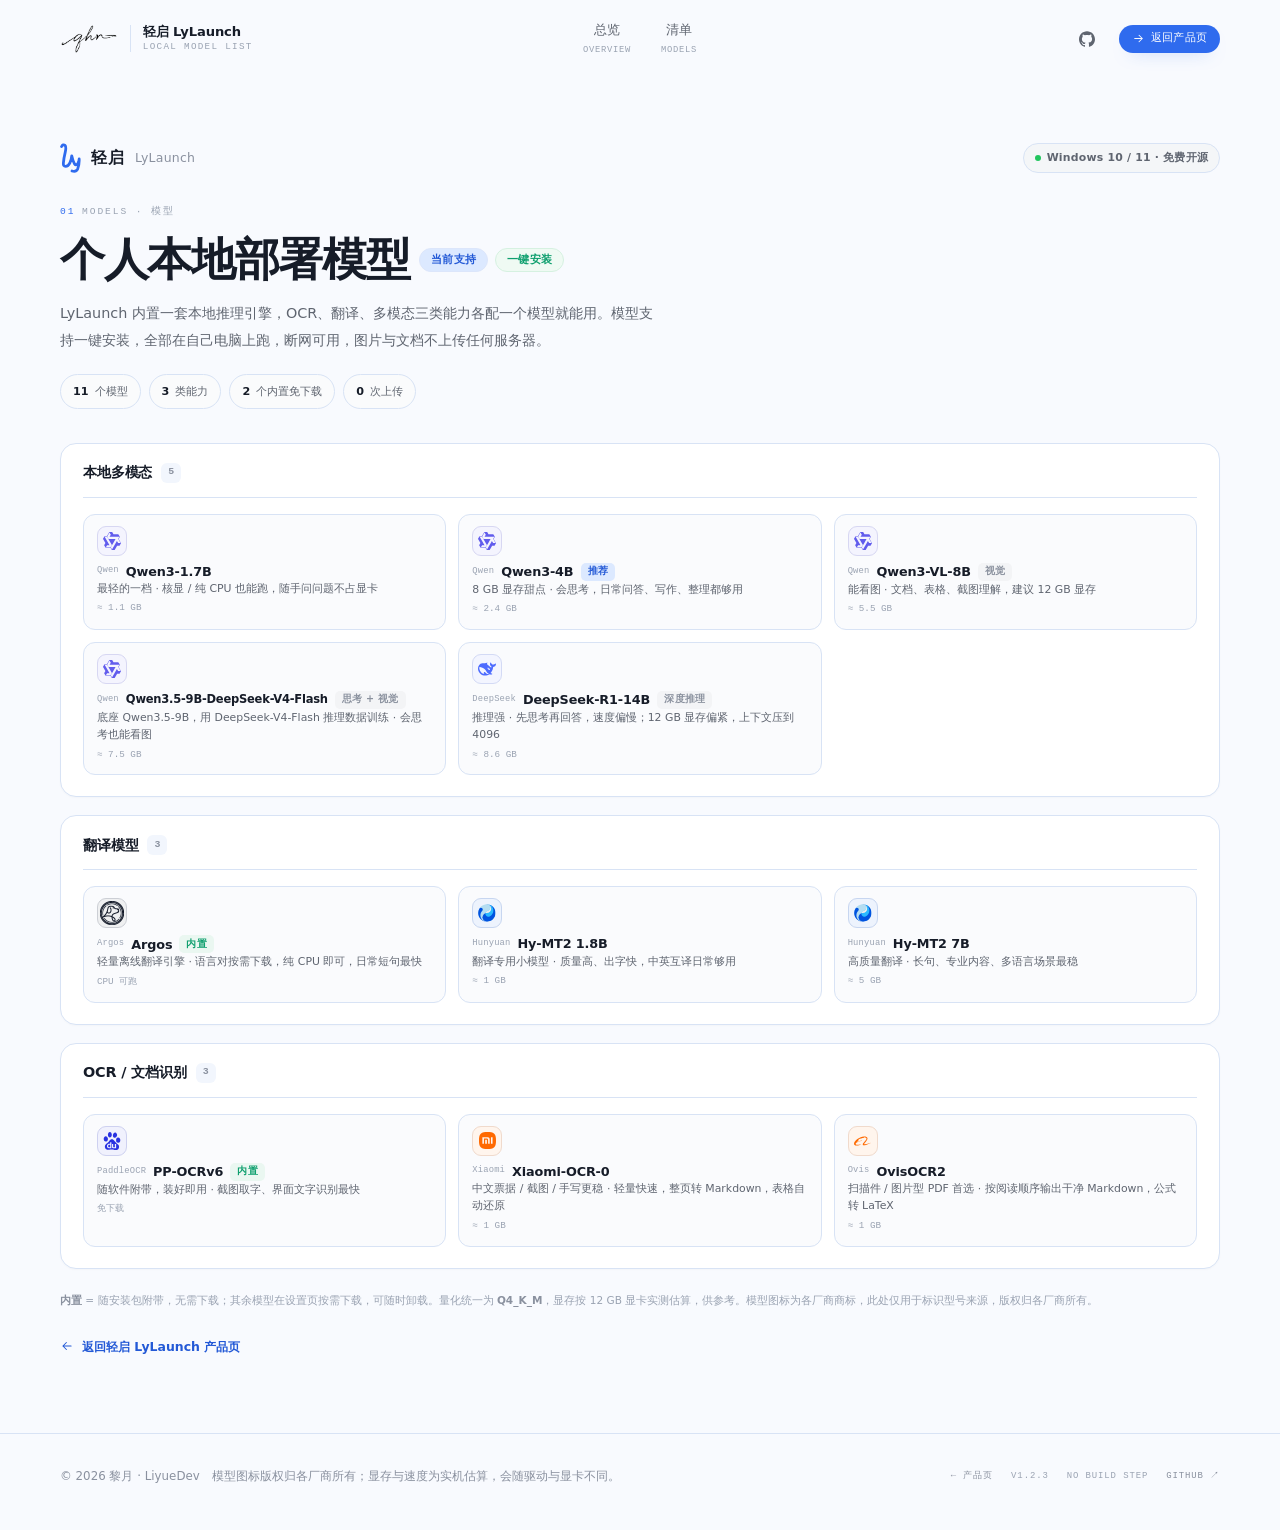
<file: pages/models.html>
<!DOCTYPE html>
<html lang="zh-CN">
<head>
<meta charset="utf-8">
<meta name="viewport" content="width=device-width, initial-scale=1">
<title>本地模型清单 · 轻启 LyLaunch</title>
<meta name="description" content="轻启 LyLaunch 支持的 11 个本地模型：OCR/文档识别、翻译、多模态三类，Q4_K_M 量化，按 12 GB 显卡实测估算显存。">
<meta name="theme-color" content="#F8FAFE">
<link rel="icon" href="../assets/img/lylaunch/favicon.ico">
<link rel="stylesheet" href="../assets/css/lylaunch.css">
<style>
/* 模型二级页：复用 lylaunch.css 的 .ml-* / 导航 / 页脚，这里只补页面骨架 */
.pl-main{padding-top:78px}
.pl-hero{padding:64px 0 72px}
.pl-hero .h1{
  margin:14px 0 0;font-size:clamp(1.9rem,3.6vw,2.8rem);line-height:1.16;
  font-weight:800;letter-spacing:-.03em;
}
.pl-hero .h1 .sup-group{display:inline-flex;align-items:center;gap:7px;margin-left:10px;vertical-align:middle;transform:translateY(-3px)}
.pl-sup{
  display:inline-flex;align-items:center;height:24px;padding:0 11px;border-radius:999px;
  font-size:.68rem;font-weight:700;letter-spacing:.02em;
  background:var(--blue-soft);color:var(--blue-deep);border:1px solid #DCE6FB;
}
.pl-sup.free{background:#EFFAF3;color:#0E9F6E;border-color:#D6F1E1}
.pl-hero .lede{margin:14px 0 0;max-width:66ch;font-size:.9rem;line-height:1.85;color:var(--ink-2)}
.pl-hero .ac-stats{margin-top:20px}
.pl-hero .ml-groups{margin-top:34px}
.pl-back{display:inline-flex;align-items:center;gap:8px;margin-top:26px;font-size:.78rem;font-weight:600;color:var(--blue-deep)}
.pl-back svg{width:14px;height:14px;transition:transform .3s var(--ease)}
.pl-back:hover svg{transform:translateX(-3px)}
@media (max-width:720px){
  .pl-main{padding-top:60px}
  .pl-hero{padding:44px 0 52px}
  .pl-hero .h1 .sup-group{display:flex;margin:9px 0 0;transform:none}
}
</style>
</head>
<body>
<script>document.documentElement.classList.add('js');</script>

<svg class="ml-sprite" aria-hidden="true" focusable="false">
  <symbol id="lg-baidu" viewBox="0 0 24 24"><path fill="currentColor" d="M9.154 0C7.71 0 6.54 1.658 6.54 3.707c0 2.051 1.171 3.71 2.615 3.71 1.446 0 2.614-1.659 2.614-3.71C11.768 1.658 10.6 0 9.154 0zm7.025.594C14.86.58 13.347 2.589 13.2 3.927c-.187 1.745.25 3.487 2.179 3.735 1.933.25 3.175-1.806 3.422-3.364.252-1.555-.995-3.364-2.362-3.674a1.218 1.218 0 0 0-.261-.03zM3.582 5.535a2.811 2.811 0 0 0-.156.008c-2.118.19-2.428 3.24-2.428 3.24-.287 1.41.686 4.425 3.297 3.864 2.617-.561 2.262-3.68 2.183-4.362-.125-1.018-1.292-2.773-2.896-2.75zm16.534 1.753c-2.308 0-2.617 2.119-2.617 3.616 0 1.43.121 3.425 2.988 3.362 2.867-.063 2.553-3.238 2.553-3.988 0-.745-.62-2.99-2.924-2.99zm-8.264 2.478c-1.424.014-2.708.925-3.323 1.947-1.118 1.868-2.863 3.05-3.112 3.363-.25.309-3.61 2.116-2.864 5.42.746 3.301 3.365 3.237 3.365 3.237s1.93.19 4.171-.31c2.24-.495 4.17.123 4.17.123s5.233 1.748 6.665-1.616c1.43-3.364-.808-5.109-.808-5.109s-2.99-2.306-4.736-4.798c-1.072-1.665-2.348-2.268-3.528-2.257zm-2.234 3.84l1.542.024v8.197H7.758c-1.47-.291-2.055-1.292-2.13-1.462-.072-.173-.488-.976-.268-2.343.635-2.049 2.447-2.196 2.447-2.196h1.81zm3.964 2.39v3.881c.096.413.612.488.612.488h1.614v-4.343h1.689v5.782h-3.915c-1.517-.39-1.59-1.465-1.59-1.465v-4.317zm-5.458 1.147c-.66.197-.978.708-1.05.928-.076.22-.247.78-.1 1.269.294 1.095 1.248 1.144 1.248 1.144h1.37v-3.34z"/></symbol>
  <symbol id="lg-xiaomi" viewBox="0 0 24 24"><path fill="currentColor" d="M12 0C8.016 0 4.756.255 2.493 2.516.23 4.776 0 8.033 0 12.012c0 3.98.23 7.235 2.494 9.497C4.757 23.77 8.017 24 12 24c3.983 0 7.243-.23 9.506-2.491C23.77 19.247 24 15.99 24 12.012c0-3.984-.233-7.243-2.502-9.504C19.234.252 15.978 0 12 0zM4.906 7.405h5.624c1.47 0 3.007.068 3.764.827.746.746.827 2.233.83 3.676v4.54a.15.15 0 0 1-.152.147h-1.947a.15.15 0 0 1-.152-.148V11.83c-.002-.806-.048-1.634-.464-2.051-.358-.36-1.026-.441-1.72-.458H7.158a.15.15 0 0 0-.151.147v6.98a.15.15 0 0 1-.152.148H4.906a.15.15 0 0 1-.15-.148V7.554a.15.15 0 0 1 .15-.149zm12.131 0h1.949a.15.15 0 0 1 .15.15v8.892a.15.15 0 0 1-.15.148h-1.949a.15.15 0 0 1-.151-.148V7.554a.15.15 0 0 1 .151-.149zM8.92 10.948h2.046c.083 0 .15.066.15.147v5.352a.15.15 0 0 1-.15.148H8.92a.15.15 0 0 1-.152-.148v-5.352a.15.15 0 0 1 .152-.147Z"/></symbol>
  <symbol id="lg-alibaba" viewBox="0 0 24 24"><path fill="currentColor" d="M14.391 16.22c-.963.044-.865-.459-.302-1.234 1.32-1.768 3.82-4.236 3.906-5.982.151-2.283-2.143-3.026-4.501-3.004-1.645.022-3.344.492-4.501.906C5 8.315 2.489 10.576.909 13.076-.768 15.554-.216 17.923 3.322 18c2.716-.109 4.48-.862 6.32-1.802.01 0-5.086 1.453-6.958.383l-.008-.002c-.193-.11-.404-.264-.457-.683-.012-.885 1.46-1.802 2.283-2.097v-1.533a5.374 5.374 0 0 0 1.955.366 5.378 5.378 0 0 0 3.472-1.265c.037.13.056.278.044.447h.371c.048-.394-.172-.706-.172-.706-.333-.529-.915-.52-.915-.52s.315.137.529.466a4.953 4.953 0 0 1-4.665.932l1.21-1.2-.336-.874c2.435-.852 4.48-1.507 7.812-2.085l-.746-.624.389-.24c2.01.568 3.325.985 3.253 2.051a2.672 2.672 0 0 1-.202.611c-.584 1.158-2.326 3.09-3.029 3.898-.465.535-.92 1.06-1.245 1.562-.335.503-.54.971-.551 1.42.043 3.504 10.334-1.64 12.324-3.003-2.943 1.266-6.113 2.489-9.609 2.718Z"/></symbol>
  <symbol id="lg-qwen" viewBox="0 0 24 24"><path fill="currentColor" d="M23.919 14.545 20.817 9.17l1.47-2.544a.56.56 0 0 0 0-.566l-1.633-2.83a.57.57 0 0 0-.49-.283h-6.207L12.487.402a.57.57 0 0 0-.49-.284H8.732a.56.56 0 0 0-.49.284L5.139 5.775h-2.94a.56.56 0 0 0-.49.284L.077 8.887a.56.56 0 0 0 0 .567L3.18 14.83l-1.47 2.545a.56.56 0 0 0 0 .566l1.634 2.83a.57.57 0 0 0 .49.283h6.205l1.47 2.545a.57.57 0 0 0 .49.284h3.266a.57.57 0 0 0 .49-.284l3.104-5.375h2.94a.57.57 0 0 0 .49-.283l1.634-2.828a.55.55 0 0 0-.004-.568M8.733.686l1.634 2.828-1.634 2.828H21.8L20.164 9.17H7.425L5.63 6.06Zm1.306 19.801-6.205-.002 1.634-2.83h3.265L2.201 6.344h3.267q3.182 5.517 6.367 11.032zm10.124-5.66L18.53 12l-6.532 11.315-1.634-2.83c2.129-3.673 4.25-7.351 6.373-11.028h3.592l3.102 5.374z"/></symbol>
  <symbol id="lg-deepseek" viewBox="0 0 24 24"><path fill="currentColor" d="M23.748 4.651c-.254-.124-.364.113-.512.233-.051.04-.094.09-.137.137-.372.397-.806.657-1.373.626-.829-.046-1.537.214-2.163.848-.133-.782-.575-1.248-1.247-1.548-.352-.155-.708-.311-.955-.65-.172-.24-.219-.509-.305-.774-.055-.16-.11-.323-.293-.35-.2-.031-.278.136-.356.276-.313.572-.434 1.202-.422 1.84.027 1.436.633 2.58 1.838 3.393.137.094.172.187.129.323-.082.28-.18.553-.266.833-.055.179-.137.218-.328.14a5.5 5.5 0 0 1-1.737-1.179c-.857-.828-1.631-1.743-2.597-2.46a12 12 0 0 0-.689-.47c-.985-.957.13-1.743.387-1.836.27-.098.094-.433-.778-.428-.872.003-1.67.295-2.687.685a3 3 0 0 1-.465.136 9.6 9.6 0 0 0-2.883-.101c-1.885.21-3.39 1.1-4.497 2.622C.082 8.776-.231 10.854.152 13.02c.403 2.284 1.568 4.175 3.36 5.653 1.857 1.533 3.997 2.284 6.438 2.14 1.482-.085 3.132-.284 4.994-1.86.47.234.962.328 1.78.398.629.058 1.235-.031 1.705-.129.735-.155.684-.836.418-.961-2.155-1.004-1.682-.595-2.112-.926 1.095-1.295 2.768-3.598 3.284-6.733.05-.346.115-.834.108-1.114-.004-.171.035-.238.23-.257a4.2 4.2 0 0 0 1.545-.475c1.397-.763 1.96-2.016 2.093-3.517.02-.23-.004-.467-.247-.588M11.58 18.168c-2.088-1.642-3.101-2.183-3.52-2.16-.39.024-.32.472-.234.763.09.288.207.487.371.74.114.167.192.416-.113.603-.673.416-1.842-.14-1.897-.168-1.361-.801-2.5-1.86-3.301-3.306-.775-1.393-1.225-2.888-1.299-4.482-.02-.385.094-.522.477-.592a4.7 4.7 0 0 1 1.53-.038c2.131.311 3.946 1.264 5.467 2.774.868.86 1.525 1.887 2.202 2.89.72 1.066 1.494 2.082 2.48 2.915.348.291.626.513.892.677-.802.09-2.14.109-3.055-.615zm1.001-6.44a.306.306 0 0 1 .415-.287.3.3 0 0 1 .113.074.3.3 0 0 1 .086.214c0 .17-.136.307-.308.307a.303.303 0 0 1-.306-.307m3.11 1.596c-.2.081-.4.151-.591.16a1.25 1.25 0 0 1-.798-.254c-.274-.23-.47-.358-.551-.758a1.7 1.7 0 0 1 .015-.588c.07-.327-.007-.537-.238-.727-.188-.156-.426-.199-.689-.199a.6.6 0 0 1-.254-.078.253.253 0 0 1-.114-.358 1 1 0 0 1 .192-.21c.356-.202.767-.136 1.146.016.352.144.618.408 1.001.782.392.451.462.576.685.915.176.264.336.536.446.848.066.194-.02.353-.25.45"/></symbol>
  <symbol id="lg-hunyuan" viewBox="0 0 31 30">
<path d="M15.2287 30C23.4603 30 30.1333 23.2843 30.1333 15C30.1333 6.71573 23.4603 0 15.2287 0C6.9972 0 0.324219 6.71573 0.324219 15C0.324219 23.2843 6.9972 30 15.2287 30Z" fill="#B3DDF2"/>
  <path d="M15.2318 29.9966C19.3467 29.9966 22.6824 26.6395 22.6824 22.4983C22.6824 18.3571 19.3467 15 15.2318 15C11.117 15 7.78125 18.3571 7.78125 22.4983C7.78125 26.6395 11.117 29.9966 15.2318 29.9966Z" fill="#0053E0"/>
  <mask id="hy-mask" style="mask-type:luminance" maskUnits="userSpaceOnUse" x="0" y="0" width="31" height="30">
    <path d="M15.2326 30C23.4642 30 30.1372 23.2843 30.1372 15C30.1372 6.71573 23.4642 0 15.2326 0C7.00111 0 0.328125 6.71573 0.328125 15C0.328125 23.2843 7.00111 30 15.2326 30Z" fill="white"/>
  </mask>
  <g mask="url(#hy-mask)">
    <path d="M15.2324 30L30.137 30L30.137 1.14441e-05L15.2324 1.14441e-05L15.2324 30Z" fill="#0053E0"/>
  </g>
  <path d="M15.2318 14.9966C19.3467 14.9966 22.6824 11.6395 22.6824 7.49831C22.6824 3.35711 19.3467 0 15.2318 0C11.117 0 7.78125 3.35711 7.78125 7.49831C7.78125 11.6395 11.117 14.9966 15.2318 14.9966Z" fill="#B3DDF2"/>
  <path d="M15.3712 0.00674309C18.5069 0.0842886 21.0228 2.66015 21.0228 5.83277C21.0228 8.50977 19.2271 10.8328 16.6007 11.5037C16.6007 11.5037 16.6241 11.5003 16.6576 11.4936C14.4097 11.9757 12.7246 13.9852 12.7246 16.3924C12.7246 19.1605 14.9524 21.4026 17.7028 21.4026C18.4164 21.4026 19.3879 21.234 20.001 20.9609C23.9675 19.3493 26.47 15.4552 26.47 10.8867C26.47 4.87188 21.6258 0 15.6559 0C15.5588 0 15.465 0.00337154 15.3712 0.00674309ZM16.9491 11.443C16.9491 11.443 16.9591 11.443 16.9625 11.443C16.9591 11.443 16.9524 11.443 16.9491 11.443Z" fill="#2AB9FF"/>
  <path d="M4.20222 18.9028C4.20222 15.8718 5.4116 13.124 7.36805 11.1213V11.1145C7.87726 10.5549 8.19217 9.81313 8.19217 8.99384C8.19217 7.2575 6.79518 5.85156 5.06989 5.85156C3.87056 5.85156 2.82868 6.53599 2.30607 7.53733C1.04979 9.73558 0.326172 12.2811 0.326172 15.0019C0.326172 23.0936 6.69468 29.685 14.6645 29.9884C8.83873 29.6917 4.20222 24.8435 4.20222 18.9028ZM2.16537 7.84752C2.15532 7.87112 2.14862 7.89135 2.14192 7.91495C2.14862 7.89135 2.15867 7.87112 2.16537 7.84752Z" fill="#0053E0"/>
  <path d="M14.668 29.9844C14.8556 29.9945 15.0465 29.9979 15.2341 29.9979C15.0432 29.9979 14.8556 29.9911 14.668 29.9844Z" fill="#0053E0"/>
  <path d="M15.3756 0.0078125C18.5113 0.085358 21.0272 2.66122 21.0272 5.83384C21.0272 8.51084 19.2014 10.8372 16.6051 11.5048C14.6285 11.9667 13.1679 13.5344 12.8262 15.4023C12.8262 15.4023 13.8948 15.0044 15.2148 15.0044C15.2148 15.0044 15.2081 15.0044 15.2047 15.0044C15.2148 15.0044 15.2215 15.0044 15.2315 15.0044C19.3488 15.0044 22.6821 11.6464 22.6821 7.50612C22.6821 3.36587 19.4225 0.085358 15.3756 0.0078125Z" fill="#ECECEE"/>
  </symbol>
  <symbol id="lg-argos" viewBox="0 0 96 96"><image width="96" height="96" href="[data-uri]"/></symbol>
</svg>

<header class="nav" id="nav">
  <div class="wrap nav-in">
    <a class="brand" href="lylaunch.html" aria-label="返回轻启 LyLaunch 产品页" title="轻启 LyLaunch 产品页">
      <img class="ava" src="../assets/img/avatar.png" alt="黎月的手写签名">
      <span class="who"><b>轻启 LyLaunch</b><i>Local model list</i></span>
    </a>
    <nav class="links">
      <a href="#overview"><b>总览</b><i>Overview</i></a>
      <a href="#models"><b>清单</b><i>Models</i></a>
    </nav>
    <div class="status">
      <a class="gh" href="https://github.com/LiyueDev/LyLaunch" target="_blank" rel="noopener" aria-label="GitHub 仓库" title="github.com/LiyueDev/LyLaunch">
        <svg viewBox="0 0 24 24" fill="currentColor" aria-hidden="true"><path d="M12 .297c-6.63 0-12 5.373-12 12 0 5.303 3.438 9.8 8.205 11.385.6.113.82-.258.82-.577 0-.285-.01-1.04-.015-2.04-3.338.724-4.042-1.61-4.042-1.61C4.422 18.07 3.633 17.7 3.633 17.7c-1.087-.744.084-.729.084-.729 1.205.084 1.838 1.236 1.838 1.236 1.07 1.835 2.809 1.305 3.495.998.108-.776.417-1.305.76-1.605-2.665-.3-5.466-1.332-5.466-5.93 0-1.31.465-2.38 1.235-3.22-.135-.303-.54-1.523.105-3.176 0 0 1.005-.322 3.3 1.23.96-.267 1.98-.399 3-.405 1.02.006 2.04.138 3 .405 2.28-1.552 3.285-1.23 3.285-1.23.645 1.653.24 2.873.12 3.176.765.84 1.23 1.91 1.23 3.22 0 4.61-2.805 5.625-5.475 5.92.42.36.81 1.096.81 2.22 0 1.606-.015 2.896-.015 3.286 0 .315.21.69.825.57C20.565 22.092 24 17.592 24 12.297c0-6.627-5.373-12-12-12"/></svg>
      </a>
      <a class="pill" href="lylaunch.html">
        <svg viewBox="0 0 24 24" aria-hidden="true"><path d="M5 12h14M13 6l6 6-6 6" fill="none" stroke="currentColor" stroke-width="1.9" stroke-linecap="round" stroke-linejoin="round"/></svg>
        返回产品页
      </a>
    </div>
  </div>
</header>

<main class="pl-main">
  <section class="sec pl-hero" id="overview">
    <div class="wrap">
      <div class="sec-brand reveal">
        <div class="sec-brand-l">
          <svg class="sec-brand-mark" viewBox="60 26 136 204" aria-hidden="true" focusable="false">
            <path d="M70 54 Q80 36 92 46 Q102 56 94 90 Q84 132 82 160 Q80 182 96 182 Q114 182 124 160 Q134 138 136 114 Q142 144 154 166 Q164 180 176 162 Q184 148 184 134 Q186 170 174 200 Q164 220 138 212"
                  fill="none" stroke="#2F6BEE" stroke-width="18" stroke-linecap="round" stroke-linejoin="round"/>
          </svg>
          <span class="sec-brand-cn">轻启</span>
          <span class="sec-brand-en">LyLaunch</span>
        </div>
        <span class="sec-brand-pill"><i></i>Windows 10 / 11 · 免费开源</span>
      </div>

      <p class="eyebrow"><em>01</em>Models · 模型</p>
      <h1 class="h1">个人本地部署模型<span class="sup-group"><span class="pl-sup">当前支持</span><span class="pl-sup free">一键安装</span></span></h1>
      <p class="lede">LyLaunch 内置一套本地推理引擎，OCR、翻译、多模态三类能力各配一个模型就能用。模型支持一键安装，全部在自己电脑上跑，断网可用，图片与文档不上传任何服务器。</p>

      <div class="ac-stats reveal">
        <span class="ac-stat"><b>11</b> 个模型</span>
        <span class="ac-stat"><b>3</b> 类能力</span>
        <span class="ac-stat"><b>2</b> 个内置免下载</span>
        <span class="ac-stat"><b>0</b> 次上传</span>
      </div>

<div class="ml-groups" id="models">
      <section class="ml-group reveal" aria-labelledby="ml-mm">
        <div class="ml-head"><h3 id="ml-mm">本地多模态</h3><span class="ml-count">5</span></div>
        <ul class="ml-rows">
          <li class="ml-row">
            <span class="ml-ico" style="color:#615CED"><svg viewBox="0 0 24 24" aria-hidden="true"><use href="#lg-qwen"/></svg></span>
            <div class="ml-meta">
              <div class="ml-name"><span class="ml-series">Qwen</span><b>Qwen3-1.7B</b></div>
              <p class="ml-desc">最轻的一档 · 核显 / 纯 CPU 也能跑，随手问问题不占显卡<span class="ml-vram">≈ 1.1 GB</span></p>
            </div>
          </li>
          <li class="ml-row">
            <span class="ml-ico" style="color:#615CED"><svg viewBox="0 0 24 24" aria-hidden="true"><use href="#lg-qwen"/></svg></span>
            <div class="ml-meta">
              <div class="ml-name"><span class="ml-series">Qwen</span><b>Qwen3-4B</b><span class="ml-tag pick">推荐</span></div>
              <p class="ml-desc">8 GB 显存甜点 · 会思考，日常问答、写作、整理都够用<span class="ml-vram">≈ 2.4 GB</span></p>
            </div>
          </li>
          <li class="ml-row">
            <span class="ml-ico" style="color:#615CED"><svg viewBox="0 0 24 24" aria-hidden="true"><use href="#lg-qwen"/></svg></span>
            <div class="ml-meta">
              <div class="ml-name"><span class="ml-series">Qwen</span><b>Qwen3-VL-8B</b><span class="ml-tag">视觉</span></div>
              <p class="ml-desc">能看图 · 文档、表格、截图理解，建议 12 GB 显存<span class="ml-vram">≈ 5.5 GB</span></p>
            </div>
          </li>
          <li class="ml-row">
            <span class="ml-ico" style="color:#615CED"><svg viewBox="0 0 24 24" aria-hidden="true"><use href="#lg-qwen"/></svg></span>
            <div class="ml-meta">
              <div class="ml-name"><span class="ml-series">Qwen</span><b class="ml-long">Qwen3.5-9B-DeepSeek-V4-Flash</b><span class="ml-tag">思考 + 视觉</span></div>
              <p class="ml-desc">底座 Qwen3.5-9B，用 DeepSeek-V4-Flash 推理数据训练 · 会思考也能看图<span class="ml-vram">≈ 7.5 GB</span></p>
            </div>
          </li>
          <li class="ml-row">
            <span class="ml-ico" style="color:#4D6BFE"><svg viewBox="0 0 24 24" aria-hidden="true"><use href="#lg-deepseek"/></svg></span>
            <div class="ml-meta">
              <div class="ml-name"><span class="ml-series">DeepSeek</span><b>DeepSeek-R1-14B</b><span class="ml-tag">深度推理</span></div>
              <p class="ml-desc">推理强 · 先思考再回答，速度偏慢；12 GB 显存偏紧，上下文压到 4096<span class="ml-vram">≈ 8.6 GB</span></p>
            </div>
          </li>
        </ul>
      </section>

        <section class="ml-group reveal" aria-labelledby="ml-mt">
        <div class="ml-head"><h3 id="ml-mt">翻译模型</h3><span class="ml-count">3</span></div>
        <ul class="ml-rows">
          <li class="ml-row">
            <span class="ml-ico" style="color:#1F2937;--ml-sz:24px"><svg viewBox="0 0 96 96" aria-hidden="true"><use href="#lg-argos"/></svg></span>
            <div class="ml-meta">
              <div class="ml-name"><span class="ml-series">Argos</span><b>Argos</b><span class="ml-tag builtin">内置</span></div>
              <p class="ml-desc">轻量离线翻译引擎 · 语言对按需下载，纯 CPU 即可，日常短句最快<span class="ml-vram">CPU 可跑</span></p>
            </div>
          </li>
          <li class="ml-row">
            <span class="ml-ico" style="color:#0053E0"><svg viewBox="0 0 31 30" aria-hidden="true"><use href="#lg-hunyuan"/></svg></span>
            <div class="ml-meta">
              <div class="ml-name"><span class="ml-series">Hunyuan</span><b>Hy-MT2 1.8B</b></div>
              <p class="ml-desc">翻译专用小模型 · 质量高、出字快，中英互译日常够用<span class="ml-vram">≈ 1 GB</span></p>
            </div>
          </li>
          <li class="ml-row">
            <span class="ml-ico" style="color:#0053E0"><svg viewBox="0 0 31 30" aria-hidden="true"><use href="#lg-hunyuan"/></svg></span>
            <div class="ml-meta">
              <div class="ml-name"><span class="ml-series">Hunyuan</span><b>Hy-MT2 7B</b></div>
              <p class="ml-desc">高质量翻译 · 长句、专业内容、多语言场景最稳<span class="ml-vram">≈ 5 GB</span></p>
            </div>
          </li>
        </ul>
      </section>

        <section class="ml-group reveal" aria-labelledby="ml-ocr">
        <div class="ml-head"><h3 id="ml-ocr">OCR / 文档识别</h3><span class="ml-count">3</span></div>
        <ul class="ml-rows">
          <li class="ml-row">
            <span class="ml-ico" style="color:#2932E1"><svg viewBox="0 0 24 24" aria-hidden="true"><use href="#lg-baidu"/></svg></span>
            <div class="ml-meta">
              <div class="ml-name"><span class="ml-series">PaddleOCR</span><b>PP-OCRv6</b><span class="ml-tag builtin">内置</span></div>
              <p class="ml-desc">随软件附带，装好即用 · 截图取字、界面文字识别最快<span class="ml-vram">免下载</span></p>
            </div>
          </li>
          <li class="ml-row">
            <span class="ml-ico" style="color:#FF6900;--ml-sz:17px"><svg viewBox="0 0 24 24" aria-hidden="true"><use href="#lg-xiaomi"/></svg></span>
            <div class="ml-meta">
              <div class="ml-name"><span class="ml-series">Xiaomi</span><b>Xiaomi-OCR-0</b></div>
              <p class="ml-desc">中文票据 / 截图 / 手写更稳 · 轻量快速，整页转 Markdown，表格自动还原<span class="ml-vram">≈ 1 GB</span></p>
            </div>
          </li>
          <li class="ml-row">
            <span class="ml-ico" style="color:#FF6A00"><svg viewBox="0 0 24 24" aria-hidden="true"><use href="#lg-alibaba"/></svg></span>
            <div class="ml-meta">
              <div class="ml-name"><span class="ml-series">Ovis</span><b>OvisOCR2</b></div>
              <p class="ml-desc">扫描件 / 图片型 PDF 首选 · 按阅读顺序输出干净 Markdown，公式转 LaTeX<span class="ml-vram">≈ 1 GB</span></p>
            </div>
          </li>
        </ul>
      </section>
    </div>

      <p class="ml-note reveal"><b>内置</b> = 随安装包附带，无需下载；其余模型在设置页按需下载，可随时卸载。量化统一为 <b>Q4_K_M</b>，显存按 12 GB 显卡实测估算，供参考。模型图标为各厂商商标，此处仅用于标识型号来源，版权归各厂商所有。</p>

      <a class="pl-back" href="lylaunch.html">
        <svg viewBox="0 0 24 24" fill="none" stroke="currentColor" stroke-width="1.8" stroke-linecap="round" stroke-linejoin="round" aria-hidden="true"><path d="M19 12H5M11 6l-6 6 6 6"/></svg>
        返回轻启 LyLaunch 产品页
      </a>
    </div>
  </section>
</main>

<footer>
  <div class="wrap foot-in">
    <p>© 2026 黎月 · LiyueDev　模型图标版权归各厂商所有；显存与速度为实机估算，会随驱动与显卡不同。</p>
    <div class="foot-r">
      <a href="lylaunch.html">← 产品页</a>
      <span>v1.2.3</span>
      <span>No build step</span>
      <a href="https://github.com/LiyueDev/LyLaunch" target="_blank" rel="noopener">GitHub ↗</a>
    </div>
  </div>
</footer>

<script src="../assets/js/lylaunch.js" defer></script>
</body>
</html>
</file>
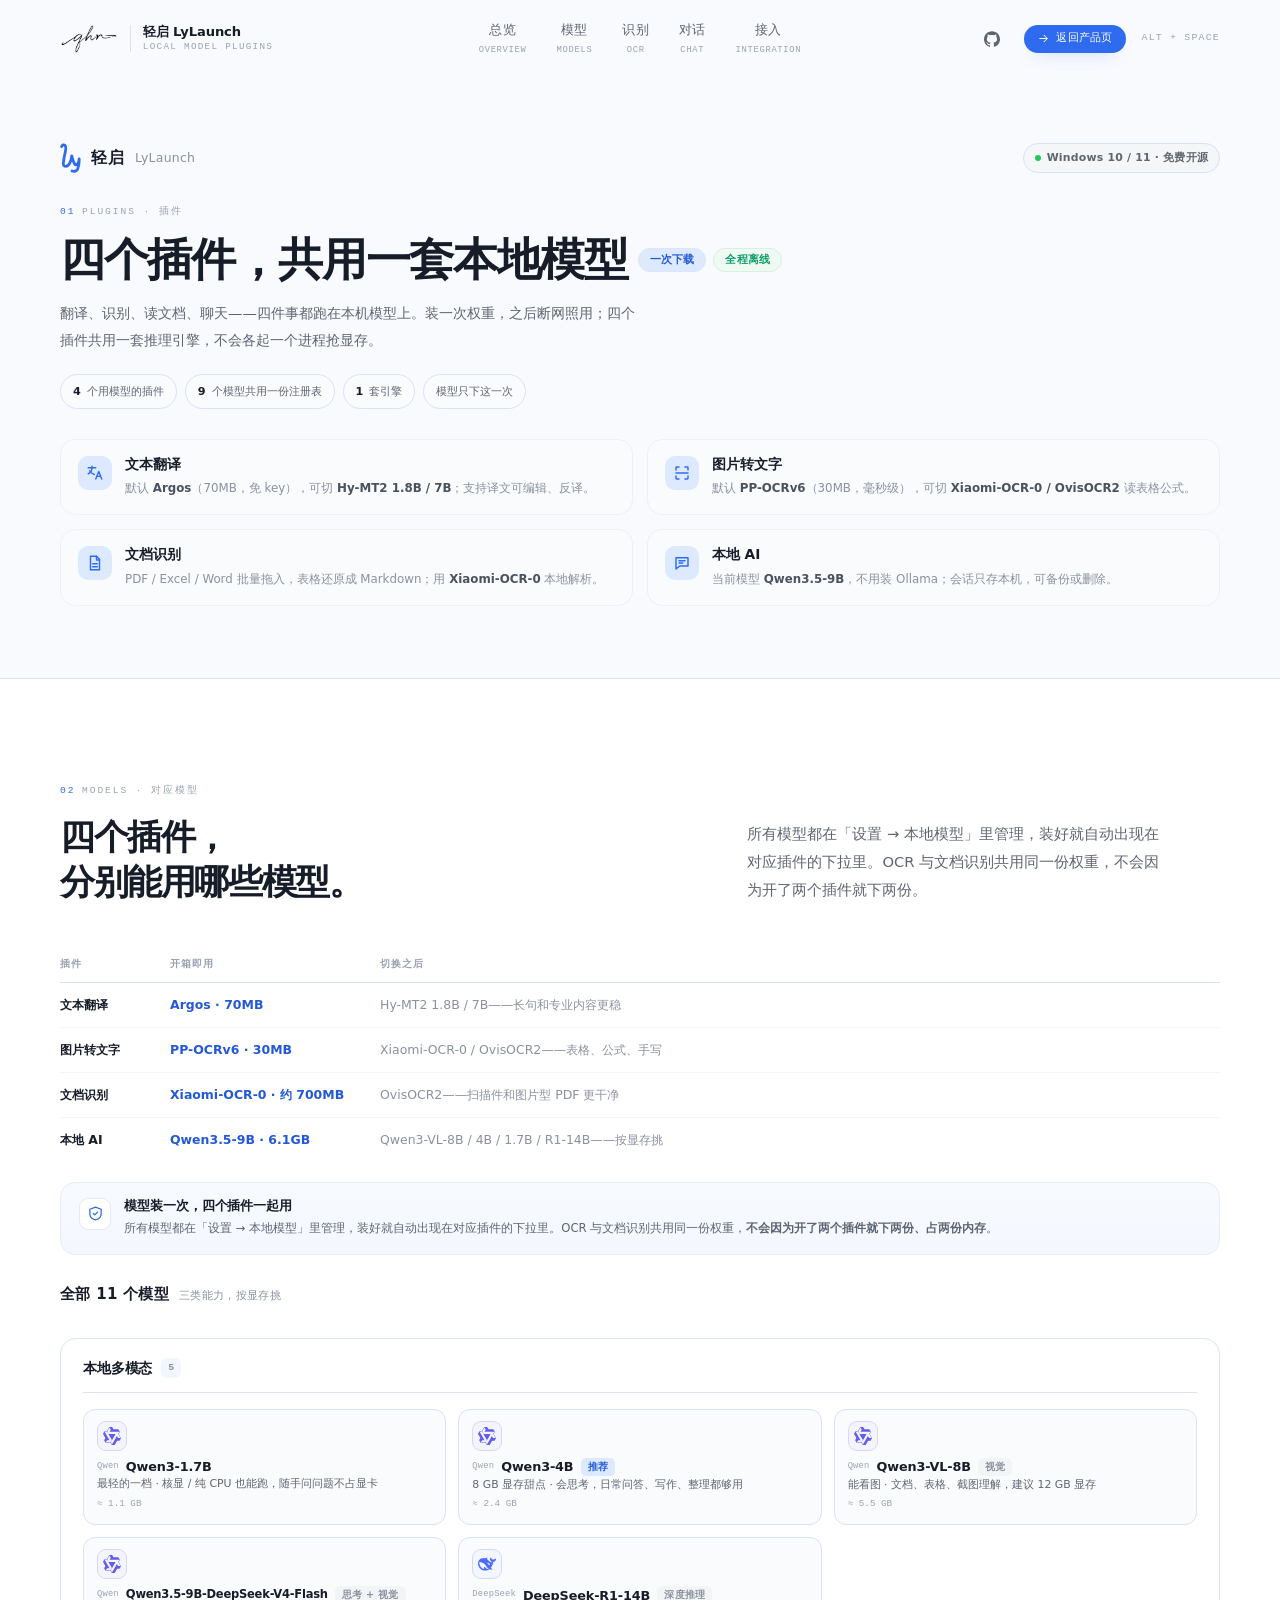
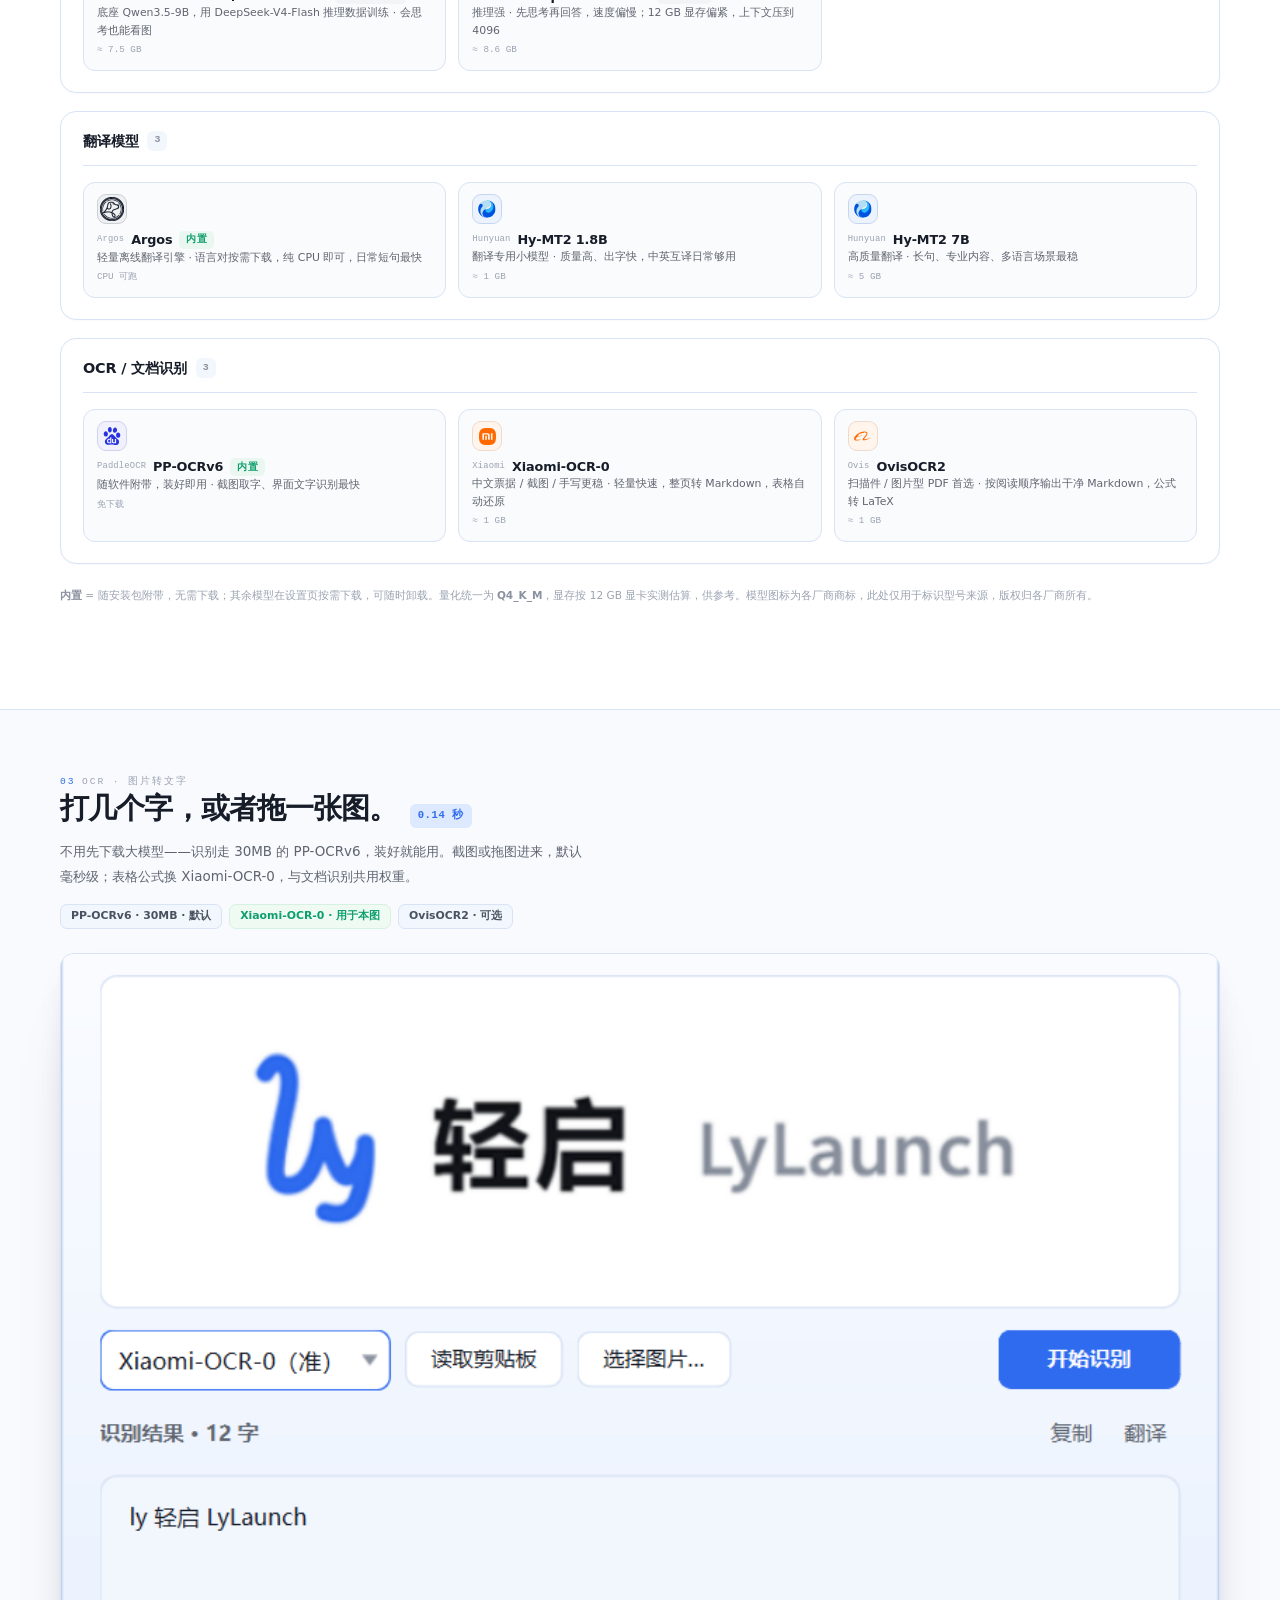
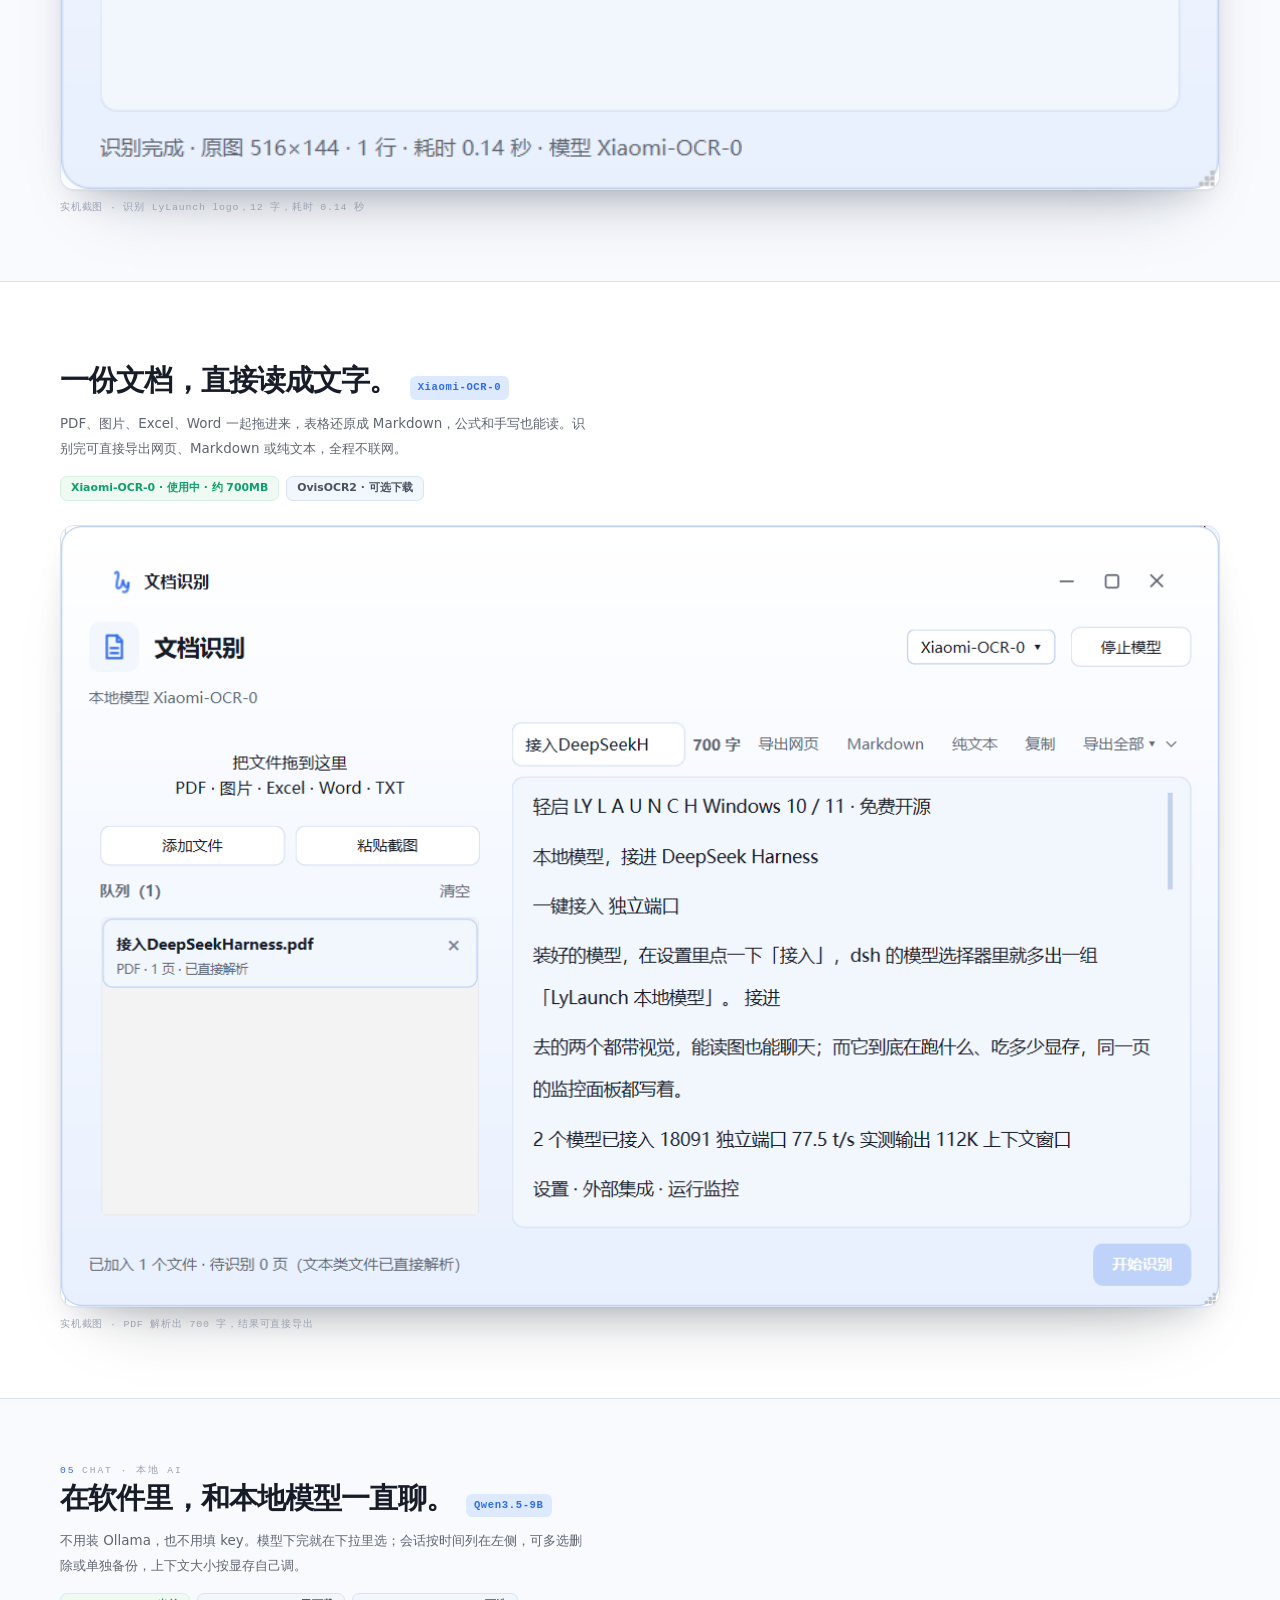
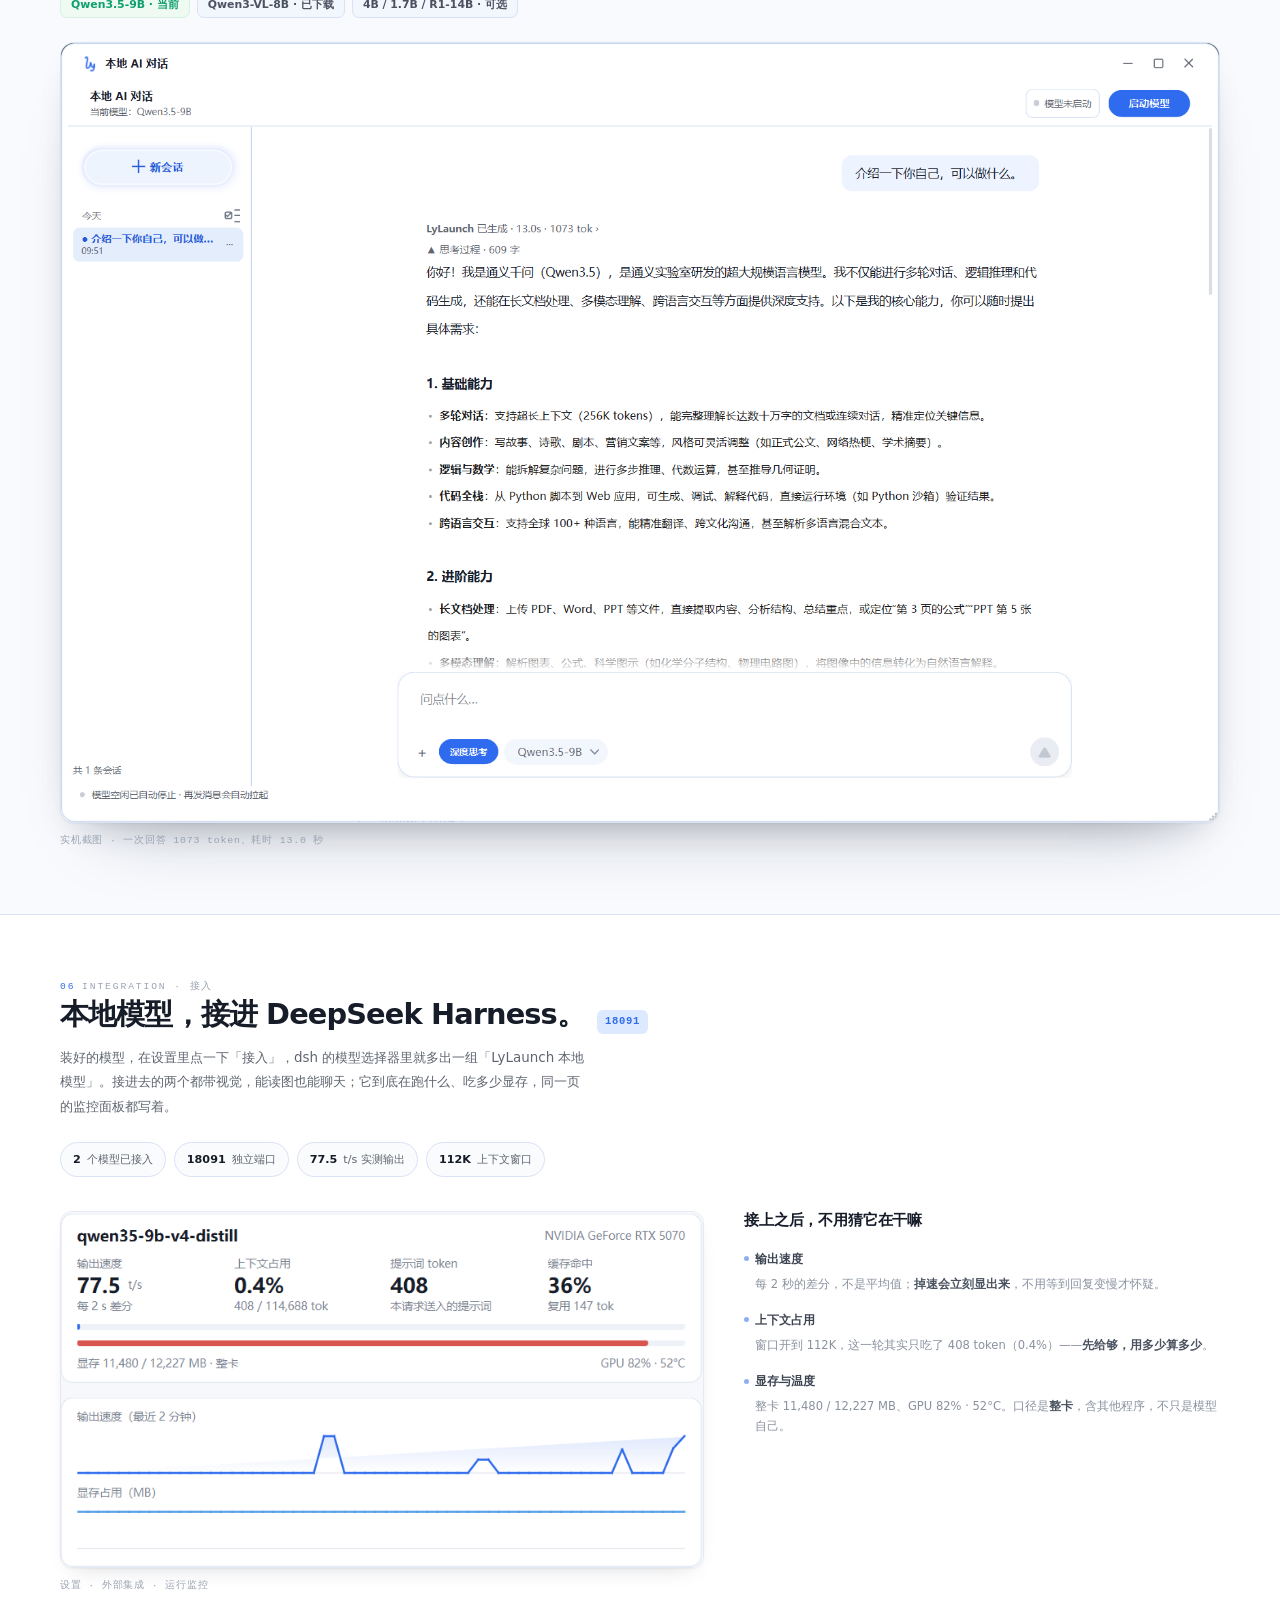
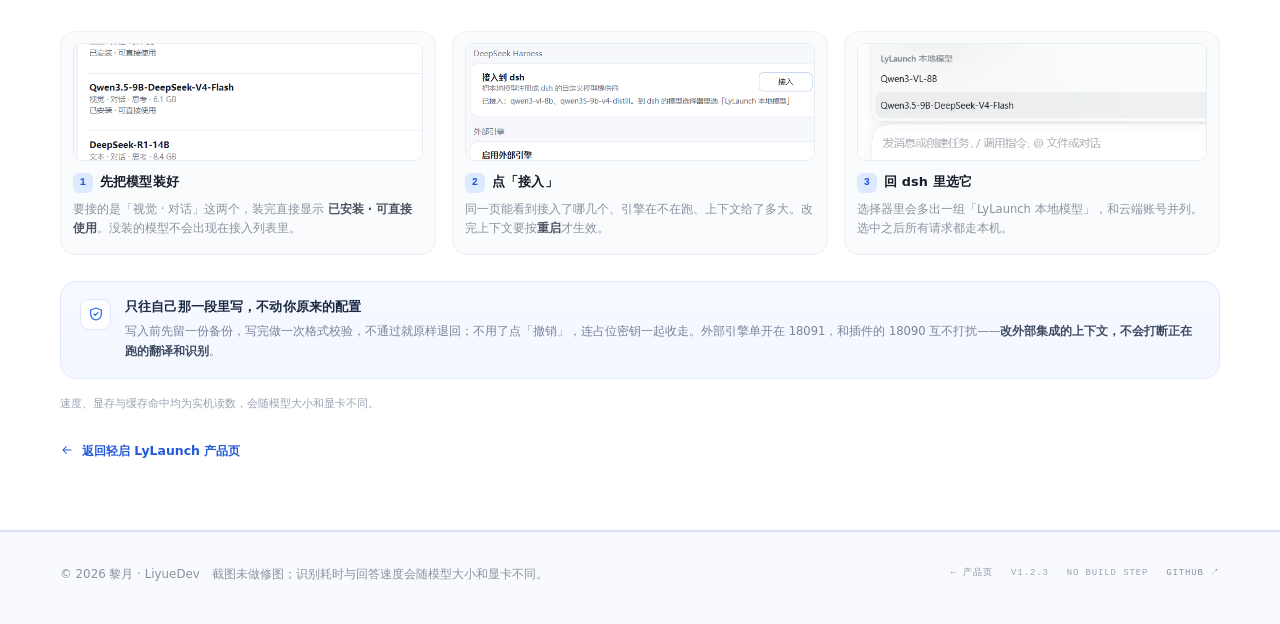
<file: pages/plugins.html>
<!DOCTYPE html>
<html lang="zh-CN">
<head>
<meta charset="utf-8">
<meta name="viewport" content="width=device-width, initial-scale=1">
<title>本地模型插件 · 轻启 LyLaunch</title>
<meta name="description" content="轻启 LyLaunch 的四个本地模型插件：文本翻译、图片转文字、文档识别、本地 AI。共用一套推理引擎与一份模型注册表，装一次全程离线。">
<meta name="theme-color" content="#F8FAFE">
<link rel="icon" href="../assets/img/lylaunch/favicon.ico">
<link rel="stylesheet" href="../assets/css/lylaunch.css">
<style>
/* 插件二级页专属样式：复用 lylaunch.css 的令牌 / 导航 / 页脚 / 按钮，这里只加本页内容 */
.pl-main{padding-top:78px}
.pl-hero{padding:64px 0 72px}
.pl-hero .h1{
  margin:14px 0 0;font-size:clamp(1.9rem,3.6vw,2.8rem);line-height:1.16;
  font-weight:800;letter-spacing:-.03em;
}
.pl-hero .h1 .sup-group{display:inline-flex;align-items:center;gap:7px;margin-left:10px;vertical-align:middle;transform:translateY(-3px)}
.pl-sup{
  display:inline-flex;align-items:center;height:24px;padding:0 11px;border-radius:999px;
  font-size:.68rem;font-weight:700;letter-spacing:.02em;
  background:var(--blue-soft);color:var(--blue-deep);border:1px solid #DCE6FB;
}
.pl-sup.free{background:#EFFAF3;color:#0E9F6E;border-color:#D6F1E1}
.pl-hero .lede{margin:14px 0 0;max-width:64ch;font-size:.9rem;line-height:1.85;color:var(--ink-2)}
.pl-hero .ac-stats{margin-top:20px}

/* 四个插件概览 */
.ov-grid{display:grid;grid-template-columns:1fr 1fr;gap:14px;margin-top:30px}
.ov-card{
  display:flex;gap:13px;align-items:flex-start;
  background:#FAFBFD;border:1px solid #EDF0F5;border-radius:15px;padding:16px 17px;
}
.ov-ic{
  width:34px;height:34px;flex:none;border-radius:10px;background:var(--blue-soft);
  display:grid;place-items:center;
}
.ov-ic svg{width:18px;height:18px;stroke:var(--blue);stroke-width:1.9;fill:none;stroke-linecap:round;stroke-linejoin:round}
.ov-card h3{font-size:.86rem;font-weight:700;letter-spacing:-.005em;color:var(--ink)}
.ov-card p{margin-top:5px;font-size:.74rem;line-height:1.7;color:var(--ink-3)}
.ov-card p b{color:#4A5260;font-weight:600}

/* 模型清单表 */
.pl-table{width:100%;margin-top:16px;border-collapse:collapse;font-size:.78rem}
.pl-table th{
  text-align:left;padding:0 12px 9px 0;font-size:.62rem;font-weight:600;letter-spacing:.1em;
  color:var(--ink-4);border-bottom:1px solid var(--line);
}
.pl-table td{padding:12px 12px 12px 0;border-bottom:1px solid var(--surface-2);color:var(--ink-2);vertical-align:middle;line-height:1.6}
.pl-table tr:last-child td{border-bottom:0}
.pl-table td:first-child{font-weight:700;color:var(--ink);width:110px}
.pl-table .def{color:var(--blue-deep);font-weight:600}
.pl-table .opt{color:var(--ink-3)}

/* 详情区块 */
.pl-detail{padding:64px 0}
.pl-detail .detail-head{display:flex;align-items:baseline;gap:12px;flex-wrap:wrap}
.pl-detail .detail-head h2{font-size:clamp(1.4rem,2.4vw,1.8rem);letter-spacing:-.03em}
.pl-detail .detail-head .tag{
  font-family:var(--font-mono);font-size:.66rem;font-weight:700;letter-spacing:.06em;
  color:var(--blue);background:var(--blue-soft);border-radius:6px;padding:3px 8px;
}
.pl-detail .detail-lead{margin-top:12px;max-width:62ch;font-size:.84rem;line-height:1.85;color:var(--ink-2)}
.pl-models{display:flex;flex-wrap:wrap;gap:7px;margin-top:14px}
.pl-models span{
  display:inline-flex;align-items:center;height:25px;padding:0 10px;border-radius:7px;
  background:var(--surface-2);border:1px solid var(--line);
  font-size:.68rem;font-weight:600;color:#4A5260;
}
.pl-models span.on{background:#EFFAF3;border-color:#D6F1E1;color:#0E9F6E}
.pl-shot{
  display:block;width:100%;height:auto;margin-top:24px;
  border:1px solid var(--line);border-radius:14px;background:#fff;
  box-shadow:0 1px 2px rgba(16,24,40,.04),0 16px 34px -18px rgba(16,24,40,.22),0 40px 70px -46px rgba(16,24,40,.36);
}
.pl-shot-cap{margin-top:10px;font-family:var(--font-mono);font-size:.62rem;letter-spacing:.08em;color:var(--ink-4)}

.pl-back{display:inline-flex;align-items:center;gap:8px;margin-top:26px;font-size:.78rem;font-weight:600;color:var(--blue-deep)}
.pl-back svg{width:14px;height:14px;transition:transform .3s var(--ease)}
.pl-back:hover svg{transform:translateX(-3px)}

@media (max-width:900px){
  .ov-grid{grid-template-columns:1fr}
}
@media (max-width:720px){
  .pl-main{padding-top:60px}
  .pl-hero{padding:44px 0 52px}
  .pl-detail{padding:48px 0}
  .pl-hero .h1 .sup-group{display:flex;margin:9px 0 0;transform:none}
  .pl-table{font-size:.72rem}
  .pl-table th:nth-child(2),.pl-table td:nth-child(2){display:none}
  .pl-shot{border-radius:10px}
}
</style>
</head>
<body>
<script>document.documentElement.classList.add('js');</script>

<svg class="ml-sprite" aria-hidden="true" focusable="false">
  <symbol id="lg-baidu" viewBox="0 0 24 24"><path fill="currentColor" d="M9.154 0C7.71 0 6.54 1.658 6.54 3.707c0 2.051 1.171 3.71 2.615 3.71 1.446 0 2.614-1.659 2.614-3.71C11.768 1.658 10.6 0 9.154 0zm7.025.594C14.86.58 13.347 2.589 13.2 3.927c-.187 1.745.25 3.487 2.179 3.735 1.933.25 3.175-1.806 3.422-3.364.252-1.555-.995-3.364-2.362-3.674a1.218 1.218 0 0 0-.261-.03zM3.582 5.535a2.811 2.811 0 0 0-.156.008c-2.118.19-2.428 3.24-2.428 3.24-.287 1.41.686 4.425 3.297 3.864 2.617-.561 2.262-3.68 2.183-4.362-.125-1.018-1.292-2.773-2.896-2.75zm16.534 1.753c-2.308 0-2.617 2.119-2.617 3.616 0 1.43.121 3.425 2.988 3.362 2.867-.063 2.553-3.238 2.553-3.988 0-.745-.62-2.99-2.924-2.99zm-8.264 2.478c-1.424.014-2.708.925-3.323 1.947-1.118 1.868-2.863 3.05-3.112 3.363-.25.309-3.61 2.116-2.864 5.42.746 3.301 3.365 3.237 3.365 3.237s1.93.19 4.171-.31c2.24-.495 4.17.123 4.17.123s5.233 1.748 6.665-1.616c1.43-3.364-.808-5.109-.808-5.109s-2.99-2.306-4.736-4.798c-1.072-1.665-2.348-2.268-3.528-2.257zm-2.234 3.84l1.542.024v8.197H7.758c-1.47-.291-2.055-1.292-2.13-1.462-.072-.173-.488-.976-.268-2.343.635-2.049 2.447-2.196 2.447-2.196h1.81zm3.964 2.39v3.881c.096.413.612.488.612.488h1.614v-4.343h1.689v5.782h-3.915c-1.517-.39-1.59-1.465-1.59-1.465v-4.317zm-5.458 1.147c-.66.197-.978.708-1.05.928-.076.22-.247.78-.1 1.269.294 1.095 1.248 1.144 1.248 1.144h1.37v-3.34z"/></symbol>
  <symbol id="lg-xiaomi" viewBox="0 0 24 24"><path fill="currentColor" d="M12 0C8.016 0 4.756.255 2.493 2.516.23 4.776 0 8.033 0 12.012c0 3.98.23 7.235 2.494 9.497C4.757 23.77 8.017 24 12 24c3.983 0 7.243-.23 9.506-2.491C23.77 19.247 24 15.99 24 12.012c0-3.984-.233-7.243-2.502-9.504C19.234.252 15.978 0 12 0zM4.906 7.405h5.624c1.47 0 3.007.068 3.764.827.746.746.827 2.233.83 3.676v4.54a.15.15 0 0 1-.152.147h-1.947a.15.15 0 0 1-.152-.148V11.83c-.002-.806-.048-1.634-.464-2.051-.358-.36-1.026-.441-1.72-.458H7.158a.15.15 0 0 0-.151.147v6.98a.15.15 0 0 1-.152.148H4.906a.15.15 0 0 1-.15-.148V7.554a.15.15 0 0 1 .15-.149zm12.131 0h1.949a.15.15 0 0 1 .15.15v8.892a.15.15 0 0 1-.15.148h-1.949a.15.15 0 0 1-.151-.148V7.554a.15.15 0 0 1 .151-.149zM8.92 10.948h2.046c.083 0 .15.066.15.147v5.352a.15.15 0 0 1-.15.148H8.92a.15.15 0 0 1-.152-.148v-5.352a.15.15 0 0 1 .152-.147Z"/></symbol>
  <symbol id="lg-alibaba" viewBox="0 0 24 24"><path fill="currentColor" d="M14.391 16.22c-.963.044-.865-.459-.302-1.234 1.32-1.768 3.82-4.236 3.906-5.982.151-2.283-2.143-3.026-4.501-3.004-1.645.022-3.344.492-4.501.906C5 8.315 2.489 10.576.909 13.076-.768 15.554-.216 17.923 3.322 18c2.716-.109 4.48-.862 6.32-1.802.01 0-5.086 1.453-6.958.383l-.008-.002c-.193-.11-.404-.264-.457-.683-.012-.885 1.46-1.802 2.283-2.097v-1.533a5.374 5.374 0 0 0 1.955.366 5.378 5.378 0 0 0 3.472-1.265c.037.13.056.278.044.447h.371c.048-.394-.172-.706-.172-.706-.333-.529-.915-.52-.915-.52s.315.137.529.466a4.953 4.953 0 0 1-4.665.932l1.21-1.2-.336-.874c2.435-.852 4.48-1.507 7.812-2.085l-.746-.624.389-.24c2.01.568 3.325.985 3.253 2.051a2.672 2.672 0 0 1-.202.611c-.584 1.158-2.326 3.09-3.029 3.898-.465.535-.92 1.06-1.245 1.562-.335.503-.54.971-.551 1.42.043 3.504 10.334-1.64 12.324-3.003-2.943 1.266-6.113 2.489-9.609 2.718Z"/></symbol>
  <symbol id="lg-qwen" viewBox="0 0 24 24"><path fill="currentColor" d="M23.919 14.545 20.817 9.17l1.47-2.544a.56.56 0 0 0 0-.566l-1.633-2.83a.57.57 0 0 0-.49-.283h-6.207L12.487.402a.57.57 0 0 0-.49-.284H8.732a.56.56 0 0 0-.49.284L5.139 5.775h-2.94a.56.56 0 0 0-.49.284L.077 8.887a.56.56 0 0 0 0 .567L3.18 14.83l-1.47 2.545a.56.56 0 0 0 0 .566l1.634 2.83a.57.57 0 0 0 .49.283h6.205l1.47 2.545a.57.57 0 0 0 .49.284h3.266a.57.57 0 0 0 .49-.284l3.104-5.375h2.94a.57.57 0 0 0 .49-.283l1.634-2.828a.55.55 0 0 0-.004-.568M8.733.686l1.634 2.828-1.634 2.828H21.8L20.164 9.17H7.425L5.63 6.06Zm1.306 19.801-6.205-.002 1.634-2.83h3.265L2.201 6.344h3.267q3.182 5.517 6.367 11.032zm10.124-5.66L18.53 12l-6.532 11.315-1.634-2.83c2.129-3.673 4.25-7.351 6.373-11.028h3.592l3.102 5.374z"/></symbol>
  <symbol id="lg-deepseek" viewBox="0 0 24 24"><path fill="currentColor" d="M23.748 4.651c-.254-.124-.364.113-.512.233-.051.04-.094.09-.137.137-.372.397-.806.657-1.373.626-.829-.046-1.537.214-2.163.848-.133-.782-.575-1.248-1.247-1.548-.352-.155-.708-.311-.955-.65-.172-.24-.219-.509-.305-.774-.055-.16-.11-.323-.293-.35-.2-.031-.278.136-.356.276-.313.572-.434 1.202-.422 1.84.027 1.436.633 2.58 1.838 3.393.137.094.172.187.129.323-.082.28-.18.553-.266.833-.055.179-.137.218-.328.14a5.5 5.5 0 0 1-1.737-1.179c-.857-.828-1.631-1.743-2.597-2.46a12 12 0 0 0-.689-.47c-.985-.957.13-1.743.387-1.836.27-.098.094-.433-.778-.428-.872.003-1.67.295-2.687.685a3 3 0 0 1-.465.136 9.6 9.6 0 0 0-2.883-.101c-1.885.21-3.39 1.1-4.497 2.622C.082 8.776-.231 10.854.152 13.02c.403 2.284 1.568 4.175 3.36 5.653 1.857 1.533 3.997 2.284 6.438 2.14 1.482-.085 3.132-.284 4.994-1.86.47.234.962.328 1.78.398.629.058 1.235-.031 1.705-.129.735-.155.684-.836.418-.961-2.155-1.004-1.682-.595-2.112-.926 1.095-1.295 2.768-3.598 3.284-6.733.05-.346.115-.834.108-1.114-.004-.171.035-.238.23-.257a4.2 4.2 0 0 0 1.545-.475c1.397-.763 1.96-2.016 2.093-3.517.02-.23-.004-.467-.247-.588M11.58 18.168c-2.088-1.642-3.101-2.183-3.52-2.16-.39.024-.32.472-.234.763.09.288.207.487.371.74.114.167.192.416-.113.603-.673.416-1.842-.14-1.897-.168-1.361-.801-2.5-1.86-3.301-3.306-.775-1.393-1.225-2.888-1.299-4.482-.02-.385.094-.522.477-.592a4.7 4.7 0 0 1 1.53-.038c2.131.311 3.946 1.264 5.467 2.774.868.86 1.525 1.887 2.202 2.89.72 1.066 1.494 2.082 2.48 2.915.348.291.626.513.892.677-.802.09-2.14.109-3.055-.615zm1.001-6.44a.306.306 0 0 1 .415-.287.3.3 0 0 1 .113.074.3.3 0 0 1 .086.214c0 .17-.136.307-.308.307a.303.303 0 0 1-.306-.307m3.11 1.596c-.2.081-.4.151-.591.16a1.25 1.25 0 0 1-.798-.254c-.274-.23-.47-.358-.551-.758a1.7 1.7 0 0 1 .015-.588c.07-.327-.007-.537-.238-.727-.188-.156-.426-.199-.689-.199a.6.6 0 0 1-.254-.078.253.253 0 0 1-.114-.358 1 1 0 0 1 .192-.21c.356-.202.767-.136 1.146.016.352.144.618.408 1.001.782.392.451.462.576.685.915.176.264.336.536.446.848.066.194-.02.353-.25.45"/></symbol>
  <symbol id="lg-hunyuan" viewBox="0 0 31 30">
<path d="M15.2287 30C23.4603 30 30.1333 23.2843 30.1333 15C30.1333 6.71573 23.4603 0 15.2287 0C6.9972 0 0.324219 6.71573 0.324219 15C0.324219 23.2843 6.9972 30 15.2287 30Z" fill="#B3DDF2"/>
  <path d="M15.2318 29.9966C19.3467 29.9966 22.6824 26.6395 22.6824 22.4983C22.6824 18.3571 19.3467 15 15.2318 15C11.117 15 7.78125 18.3571 7.78125 22.4983C7.78125 26.6395 11.117 29.9966 15.2318 29.9966Z" fill="#0053E0"/>
  <mask id="hy-mask" style="mask-type:luminance" maskUnits="userSpaceOnUse" x="0" y="0" width="31" height="30">
    <path d="M15.2326 30C23.4642 30 30.1372 23.2843 30.1372 15C30.1372 6.71573 23.4642 0 15.2326 0C7.00111 0 0.328125 6.71573 0.328125 15C0.328125 23.2843 7.00111 30 15.2326 30Z" fill="white"/>
  </mask>
  <g mask="url(#hy-mask)">
    <path d="M15.2324 30L30.137 30L30.137 1.14441e-05L15.2324 1.14441e-05L15.2324 30Z" fill="#0053E0"/>
  </g>
  <path d="M15.2318 14.9966C19.3467 14.9966 22.6824 11.6395 22.6824 7.49831C22.6824 3.35711 19.3467 0 15.2318 0C11.117 0 7.78125 3.35711 7.78125 7.49831C7.78125 11.6395 11.117 14.9966 15.2318 14.9966Z" fill="#B3DDF2"/>
  <path d="M15.3712 0.00674309C18.5069 0.0842886 21.0228 2.66015 21.0228 5.83277C21.0228 8.50977 19.2271 10.8328 16.6007 11.5037C16.6007 11.5037 16.6241 11.5003 16.6576 11.4936C14.4097 11.9757 12.7246 13.9852 12.7246 16.3924C12.7246 19.1605 14.9524 21.4026 17.7028 21.4026C18.4164 21.4026 19.3879 21.234 20.001 20.9609C23.9675 19.3493 26.47 15.4552 26.47 10.8867C26.47 4.87188 21.6258 0 15.6559 0C15.5588 0 15.465 0.00337154 15.3712 0.00674309ZM16.9491 11.443C16.9491 11.443 16.9591 11.443 16.9625 11.443C16.9591 11.443 16.9524 11.443 16.9491 11.443Z" fill="#2AB9FF"/>
  <path d="M4.20222 18.9028C4.20222 15.8718 5.4116 13.124 7.36805 11.1213V11.1145C7.87726 10.5549 8.19217 9.81313 8.19217 8.99384C8.19217 7.2575 6.79518 5.85156 5.06989 5.85156C3.87056 5.85156 2.82868 6.53599 2.30607 7.53733C1.04979 9.73558 0.326172 12.2811 0.326172 15.0019C0.326172 23.0936 6.69468 29.685 14.6645 29.9884C8.83873 29.6917 4.20222 24.8435 4.20222 18.9028ZM2.16537 7.84752C2.15532 7.87112 2.14862 7.89135 2.14192 7.91495C2.14862 7.89135 2.15867 7.87112 2.16537 7.84752Z" fill="#0053E0"/>
  <path d="M14.668 29.9844C14.8556 29.9945 15.0465 29.9979 15.2341 29.9979C15.0432 29.9979 14.8556 29.9911 14.668 29.9844Z" fill="#0053E0"/>
  <path d="M15.3756 0.0078125C18.5113 0.085358 21.0272 2.66122 21.0272 5.83384C21.0272 8.51084 19.2014 10.8372 16.6051 11.5048C14.6285 11.9667 13.1679 13.5344 12.8262 15.4023C12.8262 15.4023 13.8948 15.0044 15.2148 15.0044C15.2148 15.0044 15.2081 15.0044 15.2047 15.0044C15.2148 15.0044 15.2215 15.0044 15.2315 15.0044C19.3488 15.0044 22.6821 11.6464 22.6821 7.50612C22.6821 3.36587 19.4225 0.085358 15.3756 0.0078125Z" fill="#ECECEE"/>
  </symbol>
  <symbol id="lg-argos" viewBox="0 0 96 96"><image width="96" height="96" href="[data-uri]"/></symbol>
</svg>

<svg class="ac-sprite" aria-hidden="true" focusable="false">
  <symbol id="ic-translate" viewBox="0 0 24 24"><path d="M3 5h10M8 3v2c0 4-2 6.5-5 8"/><path d="M5 9c1 2.5 3 4 6 5"/><path d="M13 20l4-10 4 10M14.5 16.5h5"/></symbol>
  <symbol id="ic-ocr" viewBox="0 0 24 24"><path d="M4 8V5a1 1 0 0 1 1-1h3M16 4h3a1 1 0 0 1 1 1v3M20 16v3a1 1 0 0 1-1 1h-3M8 20H5a1 1 0 0 1-1-1v-3"/><path d="M4 12h16"/></symbol>
  <symbol id="ic-doc" viewBox="0 0 24 24"><path d="M6 3h8l4 4v14H6z"/><path d="M14 3v5h4M9 13h6M9 17h6"/></symbol>
  <symbol id="ic-chat" viewBox="0 0 24 24"><path d="M4 5h16v11H9l-5 4z"/><path d="M8 9h8M8 12h5"/></symbol>
  <symbol id="ic-engine" viewBox="0 0 24 24"><path d="M12 3l8 3v6c0 5-3.5 8-8 9-4.5-1-8-4-8-9V6z"/><path d="M9 12l2 2 4-4"/></symbol>
  <symbol id="ic-arrow" viewBox="0 0 24 24"><path d="M5 12h14M13 6l6 6-6 6"/></symbol>
</svg>

<header class="nav" id="nav">
  <div class="wrap nav-in">
    <a class="brand" href="lylaunch.html" aria-label="返回轻启 LyLaunch 产品页" title="轻启 LyLaunch 产品页">
      <img class="ava" src="../assets/img/avatar.png" alt="黎月的手写签名">
      <span class="who"><b>轻启 LyLaunch</b><i>Local model plugins</i></span>
    </a>
    <nav class="links">
      <a href="#overview"><b>总览</b><i>Overview</i></a>
      <a href="#models"><b>模型</b><i>Models</i></a>
      <a href="#ocr"><b>识别</b><i>OCR</i></a>
      <a href="#chat"><b>对话</b><i>Chat</i></a>
      <a href="#integration"><b>接入</b><i>Integration</i></a>
    </nav>
    <div class="status">
      <a class="gh" href="https://github.com/LiyueDev/LyLaunch" target="_blank" rel="noopener" aria-label="GitHub 仓库" title="github.com/LiyueDev/LyLaunch">
        <svg viewBox="0 0 24 24" fill="currentColor" aria-hidden="true"><path d="M12 .297c-6.63 0-12 5.373-12 12 0 5.303 3.438 9.8 8.205 11.385.6.113.82-.258.82-.577 0-.285-.01-1.04-.015-2.04-3.338.724-4.042-1.61-4.042-1.61C4.422 18.07 3.633 17.7 3.633 17.7c-1.087-.744.084-.729.084-.729 1.205.084 1.838 1.236 1.838 1.236 1.07 1.835 2.809 1.305 3.495.998.108-.776.417-1.305.76-1.605-2.665-.3-5.466-1.332-5.466-5.93 0-1.31.465-2.38 1.235-3.22-.135-.303-.54-1.523.105-3.176 0 0 1.005-.322 3.3 1.23.96-.267 1.98-.399 3-.405 1.02.006 2.04.138 3 .405 2.28-1.552 3.285-1.23 3.285-1.23.645 1.653.24 2.873.12 3.176.765.84 1.23 1.91 1.23 3.22 0 4.61-2.805 5.625-5.475 5.92.42.36.81 1.096.81 2.22 0 1.606-.015 2.896-.015 3.286 0 .315.21.69.825.57C20.565 22.092 24 17.592 24 12.297c0-6.627-5.373-12-12-12"/></svg>
      </a>
      <a class="pill" href="lylaunch.html">
        <svg viewBox="0 0 24 24" aria-hidden="true"><path d="M5 12h14M13 6l6 6-6 6" fill="none" stroke="currentColor" stroke-width="1.9" stroke-linecap="round" stroke-linejoin="round"/></svg>
        返回产品页
      </a>
      <span class="ver">Alt + Space</span>
    </div>
  </div>
</header>

<main class="pl-main">
  <section class="sec pl-hero" id="overview">
    <div class="wrap">
      <div class="sec-brand reveal">
        <div class="sec-brand-l">
          <svg class="sec-brand-mark" viewBox="60 26 136 204" aria-hidden="true" focusable="false">
            <path d="M70 54 Q80 36 92 46 Q102 56 94 90 Q84 132 82 160 Q80 182 96 182 Q114 182 124 160 Q134 138 136 114 Q142 144 154 166 Q164 180 176 162 Q184 148 184 134 Q186 170 174 200 Q164 220 138 212"
                  fill="none" stroke="#2F6BEE" stroke-width="18" stroke-linecap="round" stroke-linejoin="round"/>
          </svg>
          <span class="sec-brand-cn">轻启</span>
          <span class="sec-brand-en">LyLaunch</span>
        </div>
        <span class="sec-brand-pill"><i></i>Windows 10 / 11 · 免费开源</span>
      </div>

      <p class="eyebrow"><em>01</em>Plugins · 插件</p>
      <h1 class="h1">四个插件，共用一套本地模型<span class="sup-group"><span class="pl-sup">一次下载</span><span class="pl-sup free">全程离线</span></span></h1>
      <p class="lede">翻译、识别、读文档、聊天——四件事都跑在本机模型上。装一次权重，之后断网照用；四个插件共用一套推理引擎，不会各起一个进程抢显存。</p>

      <div class="ac-stats reveal">
        <span class="ac-stat"><b>4</b> 个用模型的插件</span>
        <span class="ac-stat"><b>9</b> 个模型共用一份注册表</span>
        <span class="ac-stat"><b>1</b> 套引擎</span>
        <span class="ac-stat">模型只下这一次</span>
      </div>

      <div class="ov-grid">
        <div class="ov-card reveal">
          <i class="ov-ic"><svg viewBox="0 0 24 24" aria-hidden="true"><use href="#ic-translate"/></svg></i>
          <div><h3>文本翻译</h3><p>默认 <b>Argos</b>（70MB，免 key），可切 <b>Hy-MT2 1.8B / 7B</b>；支持译文可编辑、反译。</p></div>
        </div>
        <div class="ov-card reveal">
          <i class="ov-ic"><svg viewBox="0 0 24 24" aria-hidden="true"><use href="#ic-ocr"/></svg></i>
          <div><h3>图片转文字</h3><p>默认 <b>PP-OCRv6</b>（30MB，毫秒级），可切 <b>Xiaomi-OCR-0 / OvisOCR2</b> 读表格公式。</p></div>
        </div>
        <div class="ov-card reveal">
          <i class="ov-ic"><svg viewBox="0 0 24 24" aria-hidden="true"><use href="#ic-doc"/></svg></i>
          <div><h3>文档识别</h3><p>PDF / Excel / Word 批量拖入，表格还原成 Markdown；用 <b>Xiaomi-OCR-0</b> 本地解析。</p></div>
        </div>
        <div class="ov-card reveal">
          <i class="ov-ic"><svg viewBox="0 0 24 24" aria-hidden="true"><use href="#ic-chat"/></svg></i>
          <div><h3>本地 AI</h3><p>当前模型 <b>Qwen3.5-9B</b>，不用装 Ollama；会话只存本机，可备份或删除。</p></div>
        </div>
      </div>
    </div>
  </section>

  <section class="sec band" id="models">
    <div class="wrap">
      <div class="sec-head">
        <div class="reveal">
          <p class="eyebrow"><em>02</em>Models · 对应模型</p>
          <h2 class="h2">四个插件，<br>分别能用哪些模型。</h2>
        </div>
        <p class="sub reveal">所有模型都在「设置 → 本地模型」里管理，装好就自动出现在对应插件的下拉里。OCR 与文档识别共用同一份权重，不会因为开了两个插件就下两份。</p>
      </div>

      <table class="pl-table reveal">
        <thead><tr><th>插件</th><th style="width:210px">开箱即用</th><th>切换之后</th></tr></thead>
        <tbody>
          <tr><td>文本翻译</td><td class="def">Argos · 70MB</td><td class="opt">Hy-MT2 1.8B / 7B——长句和专业内容更稳</td></tr>
          <tr><td>图片转文字</td><td class="def">PP-OCRv6 · 30MB</td><td class="opt">Xiaomi-OCR-0 / OvisOCR2——表格、公式、手写</td></tr>
          <tr><td>文档识别</td><td class="def">Xiaomi-OCR-0 · 约 700MB</td><td class="opt">OvisOCR2——扫描件和图片型 PDF 更干净</td></tr>
          <tr><td>本地 AI</td><td class="def">Qwen3.5-9B · 6.1GB</td><td class="opt">Qwen3-VL-8B / 4B / 1.7B / R1-14B——按显存挑</td></tr>
        </tbody>
      </table>

      <div class="ac-banner reveal">
        <i class="ac-banner-ic"><svg viewBox="0 0 24 24" aria-hidden="true"><use href="#ic-engine"/></svg></i>
        <div>
          <h4>模型装一次，四个插件一起用</h4>
          <p>所有模型都在「设置 → 本地模型」里管理，装好就自动出现在对应插件的下拉里。OCR 与文档识别共用同一份权重，<b>不会因为开了两个插件就下两份、占两份内存</b>。</p>
        </div>
      </div>
    
      <h3 class="ac-sect-title reveal">全部 11 个模型<span>三类能力，按显存挑</span></h3>
<div class="ml-groups">
      <section class="ml-group reveal" aria-labelledby="ml-mm">
        <div class="ml-head"><h3 id="ml-mm">本地多模态</h3><span class="ml-count">5</span></div>
        <ul class="ml-rows">
          <li class="ml-row">
            <span class="ml-ico" style="color:#615CED"><svg viewBox="0 0 24 24" aria-hidden="true"><use href="#lg-qwen"/></svg></span>
            <div class="ml-meta">
              <div class="ml-name"><span class="ml-series">Qwen</span><b>Qwen3-1.7B</b></div>
              <p class="ml-desc">最轻的一档 · 核显 / 纯 CPU 也能跑，随手问问题不占显卡<span class="ml-vram">≈ 1.1 GB</span></p>
            </div>
          </li>
          <li class="ml-row">
            <span class="ml-ico" style="color:#615CED"><svg viewBox="0 0 24 24" aria-hidden="true"><use href="#lg-qwen"/></svg></span>
            <div class="ml-meta">
              <div class="ml-name"><span class="ml-series">Qwen</span><b>Qwen3-4B</b><span class="ml-tag pick">推荐</span></div>
              <p class="ml-desc">8 GB 显存甜点 · 会思考，日常问答、写作、整理都够用<span class="ml-vram">≈ 2.4 GB</span></p>
            </div>
          </li>
          <li class="ml-row">
            <span class="ml-ico" style="color:#615CED"><svg viewBox="0 0 24 24" aria-hidden="true"><use href="#lg-qwen"/></svg></span>
            <div class="ml-meta">
              <div class="ml-name"><span class="ml-series">Qwen</span><b>Qwen3-VL-8B</b><span class="ml-tag">视觉</span></div>
              <p class="ml-desc">能看图 · 文档、表格、截图理解，建议 12 GB 显存<span class="ml-vram">≈ 5.5 GB</span></p>
            </div>
          </li>
          <li class="ml-row">
            <span class="ml-ico" style="color:#615CED"><svg viewBox="0 0 24 24" aria-hidden="true"><use href="#lg-qwen"/></svg></span>
            <div class="ml-meta">
              <div class="ml-name"><span class="ml-series">Qwen</span><b class="ml-long">Qwen3.5-9B-DeepSeek-V4-Flash</b><span class="ml-tag">思考 + 视觉</span></div>
              <p class="ml-desc">底座 Qwen3.5-9B，用 DeepSeek-V4-Flash 推理数据训练 · 会思考也能看图<span class="ml-vram">≈ 7.5 GB</span></p>
            </div>
          </li>
          <li class="ml-row">
            <span class="ml-ico" style="color:#4D6BFE"><svg viewBox="0 0 24 24" aria-hidden="true"><use href="#lg-deepseek"/></svg></span>
            <div class="ml-meta">
              <div class="ml-name"><span class="ml-series">DeepSeek</span><b>DeepSeek-R1-14B</b><span class="ml-tag">深度推理</span></div>
              <p class="ml-desc">推理强 · 先思考再回答，速度偏慢；12 GB 显存偏紧，上下文压到 4096<span class="ml-vram">≈ 8.6 GB</span></p>
            </div>
          </li>
        </ul>
      </section>

        <section class="ml-group reveal" aria-labelledby="ml-mt">
        <div class="ml-head"><h3 id="ml-mt">翻译模型</h3><span class="ml-count">3</span></div>
        <ul class="ml-rows">
          <li class="ml-row">
            <span class="ml-ico" style="color:#1F2937;--ml-sz:24px"><svg viewBox="0 0 96 96" aria-hidden="true"><use href="#lg-argos"/></svg></span>
            <div class="ml-meta">
              <div class="ml-name"><span class="ml-series">Argos</span><b>Argos</b><span class="ml-tag builtin">内置</span></div>
              <p class="ml-desc">轻量离线翻译引擎 · 语言对按需下载，纯 CPU 即可，日常短句最快<span class="ml-vram">CPU 可跑</span></p>
            </div>
          </li>
          <li class="ml-row">
            <span class="ml-ico" style="color:#0053E0"><svg viewBox="0 0 31 30" aria-hidden="true"><use href="#lg-hunyuan"/></svg></span>
            <div class="ml-meta">
              <div class="ml-name"><span class="ml-series">Hunyuan</span><b>Hy-MT2 1.8B</b></div>
              <p class="ml-desc">翻译专用小模型 · 质量高、出字快，中英互译日常够用<span class="ml-vram">≈ 1 GB</span></p>
            </div>
          </li>
          <li class="ml-row">
            <span class="ml-ico" style="color:#0053E0"><svg viewBox="0 0 31 30" aria-hidden="true"><use href="#lg-hunyuan"/></svg></span>
            <div class="ml-meta">
              <div class="ml-name"><span class="ml-series">Hunyuan</span><b>Hy-MT2 7B</b></div>
              <p class="ml-desc">高质量翻译 · 长句、专业内容、多语言场景最稳<span class="ml-vram">≈ 5 GB</span></p>
            </div>
          </li>
        </ul>
      </section>

        <section class="ml-group reveal" aria-labelledby="ml-ocr">
        <div class="ml-head"><h3 id="ml-ocr">OCR / 文档识别</h3><span class="ml-count">3</span></div>
        <ul class="ml-rows">
          <li class="ml-row">
            <span class="ml-ico" style="color:#2932E1"><svg viewBox="0 0 24 24" aria-hidden="true"><use href="#lg-baidu"/></svg></span>
            <div class="ml-meta">
              <div class="ml-name"><span class="ml-series">PaddleOCR</span><b>PP-OCRv6</b><span class="ml-tag builtin">内置</span></div>
              <p class="ml-desc">随软件附带，装好即用 · 截图取字、界面文字识别最快<span class="ml-vram">免下载</span></p>
            </div>
          </li>
          <li class="ml-row">
            <span class="ml-ico" style="color:#FF6900;--ml-sz:17px"><svg viewBox="0 0 24 24" aria-hidden="true"><use href="#lg-xiaomi"/></svg></span>
            <div class="ml-meta">
              <div class="ml-name"><span class="ml-series">Xiaomi</span><b>Xiaomi-OCR-0</b></div>
              <p class="ml-desc">中文票据 / 截图 / 手写更稳 · 轻量快速，整页转 Markdown，表格自动还原<span class="ml-vram">≈ 1 GB</span></p>
            </div>
          </li>
          <li class="ml-row">
            <span class="ml-ico" style="color:#FF6A00"><svg viewBox="0 0 24 24" aria-hidden="true"><use href="#lg-alibaba"/></svg></span>
            <div class="ml-meta">
              <div class="ml-name"><span class="ml-series">Ovis</span><b>OvisOCR2</b></div>
              <p class="ml-desc">扫描件 / 图片型 PDF 首选 · 按阅读顺序输出干净 Markdown，公式转 LaTeX<span class="ml-vram">≈ 1 GB</span></p>
            </div>
          </li>
        </ul>
      </section>
    </div>
      <p class="ml-note reveal"><b>内置</b> = 随安装包附带，无需下载；其余模型在设置页按需下载，可随时卸载。量化统一为 <b>Q4_K_M</b>，显存按 12 GB 显卡实测估算，供参考。模型图标为各厂商商标，此处仅用于标识型号来源，版权归各厂商所有。</p>
</div>
  </section>

  <section class="sec pl-detail" id="ocr">
    <div class="wrap">
      <div class="detail-head reveal">
        <p class="eyebrow"><em>03</em>OCR · 图片转文字</p>
      </div>
      <div class="detail-head reveal">
        <h2>打几个字，或者拖一张图。</h2>
        <span class="tag">0.14 秒</span>
      </div>
      <p class="detail-lead">不用先下载大模型——识别走 30MB 的 PP-OCRv6，装好就能用。截图或拖图进来，默认毫秒级；表格公式换 Xiaomi-OCR-0，与文档识别共用权重。</p>
      <div class="pl-models reveal"><span>PP-OCRv6 · 30MB · 默认</span><span class="on">Xiaomi-OCR-0 · 用于本图</span><span>OvisOCR2 · 可选</span></div>
      <img class="pl-shot reveal" src="../assets/img/lylaunch/plugins/ocr-full.png" width="825" height="595" loading="lazy" decoding="async" alt="图片转文字完整窗口：左侧 logo 原图、右侧 ly 轻启 LyLaunch 的识别结果与底部耗时">
      <p class="pl-shot-cap reveal">实机截图 · 识别 LyLaunch logo，12 字，耗时 0.14 秒</p>
    </div>
  </section>

  <section class="sec band pl-detail" id="doc">
    <div class="wrap">
      <div class="detail-head reveal">
        <p class="eyebrow"><em>04</em>Documents · 文档识别</p>
      </div>
      <div class="detail-head reveal">
        <h2>一份文档，直接读成文字。</h2>
        <span class="tag">Xiaomi-OCR-0</span>
      </div>
      <p class="detail-lead">PDF、图片、Excel、Word 一起拖进来，表格还原成 Markdown，公式和手写也能读。识别完可直接导出网页、Markdown 或纯文本，全程不联网。</p>
      <div class="pl-models reveal"><span class="on">Xiaomi-OCR-0 · 使用中 · 约 700MB</span><span>OvisOCR2 · 可选下载</span></div>
      <img class="pl-shot reveal" src="../assets/img/lylaunch/plugins/doc-full.png" width="1150" height="775" loading="lazy" decoding="async" alt="文档识别完整窗口：左侧已加入的文件、右侧解析出的文字和顶部导出按钮">
      <p class="pl-shot-cap reveal">实机截图 · PDF 解析出 700 字，结果可直接导出</p>
    </div>
  </section>

  <section class="sec pl-detail" id="chat">
    <div class="wrap">
      <div class="detail-head reveal">
        <p class="eyebrow"><em>05</em>Chat · 本地 AI</p>
      </div>
      <div class="detail-head reveal">
        <h2>在软件里，和本地模型一直聊。</h2>
        <span class="tag">Qwen3.5-9B</span>
      </div>
      <p class="detail-lead">不用装 Ollama，也不用填 key。模型下完就在下拉里选；会话按时间列在左侧，可多选删除或单独备份，上下文大小按显存自己调。</p>
      <div class="pl-models reveal"><span class="on">Qwen3.5-9B · 当前</span><span>Qwen3-VL-8B · 已下载</span><span>4B / 1.7B / R1-14B · 可选</span></div>
      <img class="pl-shot reveal" src="../assets/img/lylaunch/plugins/chat-full.png" width="1700" height="1144" loading="lazy" decoding="async" alt="本地 AI 完整窗口：左侧会话列表、右侧问答内容、底部模型选择 Qwen3.5-9B">
      <p class="pl-shot-cap reveal">实机截图 · 一次回答 1073 token、耗时 13.0 秒</p>

    </div>
  </section>

  <section class="sec band pl-detail" id="integration">
    <div class="wrap">
      <div class="detail-head reveal">
        <p class="eyebrow"><em>06</em>Integration · 接入</p>
      </div>
      <div class="detail-head reveal">
        <h2>本地模型，接进 DeepSeek Harness。</h2>
        <span class="tag">18091</span>
      </div>
      <p class="detail-lead">装好的模型，在设置里点一下「接入」，dsh 的模型选择器里就多出一组「LyLaunch 本地模型」。接进去的两个都带视觉，能读图也能聊天；它到底在跑什么、吃多少显存，同一页的监控面板都写着。</p>

      <div class="ac-stats reveal">
        <span class="ac-stat"><b>2</b> 个模型已接入</span>
        <span class="ac-stat"><b>18091</b> 独立端口</span>
        <span class="ac-stat"><b>77.5</b> t/s 实测输出</span>
        <span class="ac-stat"><b>112K</b> 上下文窗口</span>
      </div>

      <div class="dsh-split reveal">
        <figure class="dsh-panel">
          <img src="../assets/img/lylaunch/dsh/panel.png" width="786" height="434" loading="lazy" decoding="async" alt="运行监控面板：输出速度 77.5 t/s、上下文占用 0.4%（408 / 114,688 tok）、缓存命中 36%、显存 11,480 / 12,227 MB、GPU 82% · 52°C">
          <figcaption>设置 · 外部集成 · 运行监控</figcaption>
        </figure>
        <div class="dsh-read">
          <h3>接上之后，不用猜它在干嘛</h3>
          <dl>
            <dt>输出速度</dt>
            <dd>每 2 秒的差分，不是平均值；<b>掉速会立刻显出来</b>，不用等到回复变慢才怀疑。</dd>
            <dt>上下文占用</dt>
            <dd>窗口开到 112K，这一轮其实只吃了 408 token（0.4%）——<b>先给够，用多少算多少</b>。</dd>
            <dt>显存与温度</dt>
            <dd>整卡 11,480 / 12,227 MB、GPU 82% · 52°C。口径是<b>整卡</b>，含其他程序，不只是模型自己。</dd>
          </dl>
        </div>
      </div>

      <div class="dsh-steps">
        <article class="dsh-step reveal">
          <img src="../assets/img/lylaunch/dsh/step1.png" width="636" height="320" style="object-position:left center" loading="lazy" decoding="async" alt="本地模型页：Qwen3-VL-8B 与 Qwen3.5-9B-DeepSeek-V4-Flash 显示已安装">
          <h3><span class="dsh-step-no">1</span>先把模型装好</h3>
          <p>要接的是「视觉 · 对话」这两个，装完直接显示 <b>已安装 · 可直接使用</b>。没装的模型不会出现在接入列表里。</p>
        </article>
        <article class="dsh-step reveal">
          <img src="../assets/img/lylaunch/dsh/step2.png" width="676" height="340" style="object-position:left center" loading="lazy" decoding="async" alt="外部集成页配置分栏：已接入 qwen3-vl-8b 与 qwen35-9b-v4-distill，外部引擎运行中">
          <h3><span class="dsh-step-no">2</span>点「接入」</h3>
          <p>同一页能看到接入了哪几个、引擎在不在跑、上下文给了多大。改完上下文要按<b>重启</b>才生效。</p>
        </article>
        <article class="dsh-step reveal">
          <img src="../assets/img/lylaunch/dsh/step3.png" width="563" height="283" style="object-position:left center" loading="lazy" decoding="async" alt="DeepSeek Harness 的模型选择器：LyLaunch 本地模型分组下是 Qwen3-VL-8B 与 Qwen3.5-9B-DeepSeek-V4-Flash">
          <h3><span class="dsh-step-no">3</span>回 dsh 里选它</h3>
          <p>选择器里会多出一组「LyLaunch 本地模型」，和云端账号并列。选中之后所有请求都走本机。</p>
        </article>
      </div>

      <div class="dsh-banner reveal">
        <i class="dsh-banner-ic">
          <svg viewBox="0 0 24 24" aria-hidden="true"><path d="M12 3l8 3v6c0 5-3.5 8-8 9-4.5-1-8-4-8-9V6z"/><path d="M9 12l2 2 4-4"/></svg>
        </i>
        <div>
          <h4>只往自己那一段里写，不动你原来的配置</h4>
          <p>写入前先留一份备份，写完做一次格式校验，不通过就原样退回；不用了点「撤销」，连占位密钥一起收走。外部引擎单开在 18091，和插件的 18090 互不打扰——<b>改外部集成的上下文，不会打断正在跑的翻译和识别</b>。</p>
        </div>
      </div>
      <p class="dsh-note reveal">速度、显存与缓存命中均为实机读数，会随模型大小和显卡不同。</p>

      <a class="pl-back" href="lylaunch.html">
        <svg viewBox="0 0 24 24" fill="none" stroke="currentColor" stroke-width="1.8" stroke-linecap="round" stroke-linejoin="round" aria-hidden="true"><path d="M19 12H5M11 6l-6 6 6 6"/></svg>
        返回轻启 LyLaunch 产品页
      </a>
    </div>
  </section>

</main>

<footer>
  <div class="wrap foot-in">
    <p>© 2026 黎月 · LiyueDev　截图未做修图；识别耗时与回答速度会随模型大小和显卡不同。</p>
    <div class="foot-r">
      <a href="lylaunch.html">← 产品页</a>
      <span>v1.2.3</span>
      <span>No build step</span>
      <a href="https://github.com/LiyueDev/LyLaunch" target="_blank" rel="noopener">GitHub ↗</a>
    </div>
  </div>
</footer>

<script src="../assets/js/lylaunch.js" defer></script>
</body>
</html>
</file>
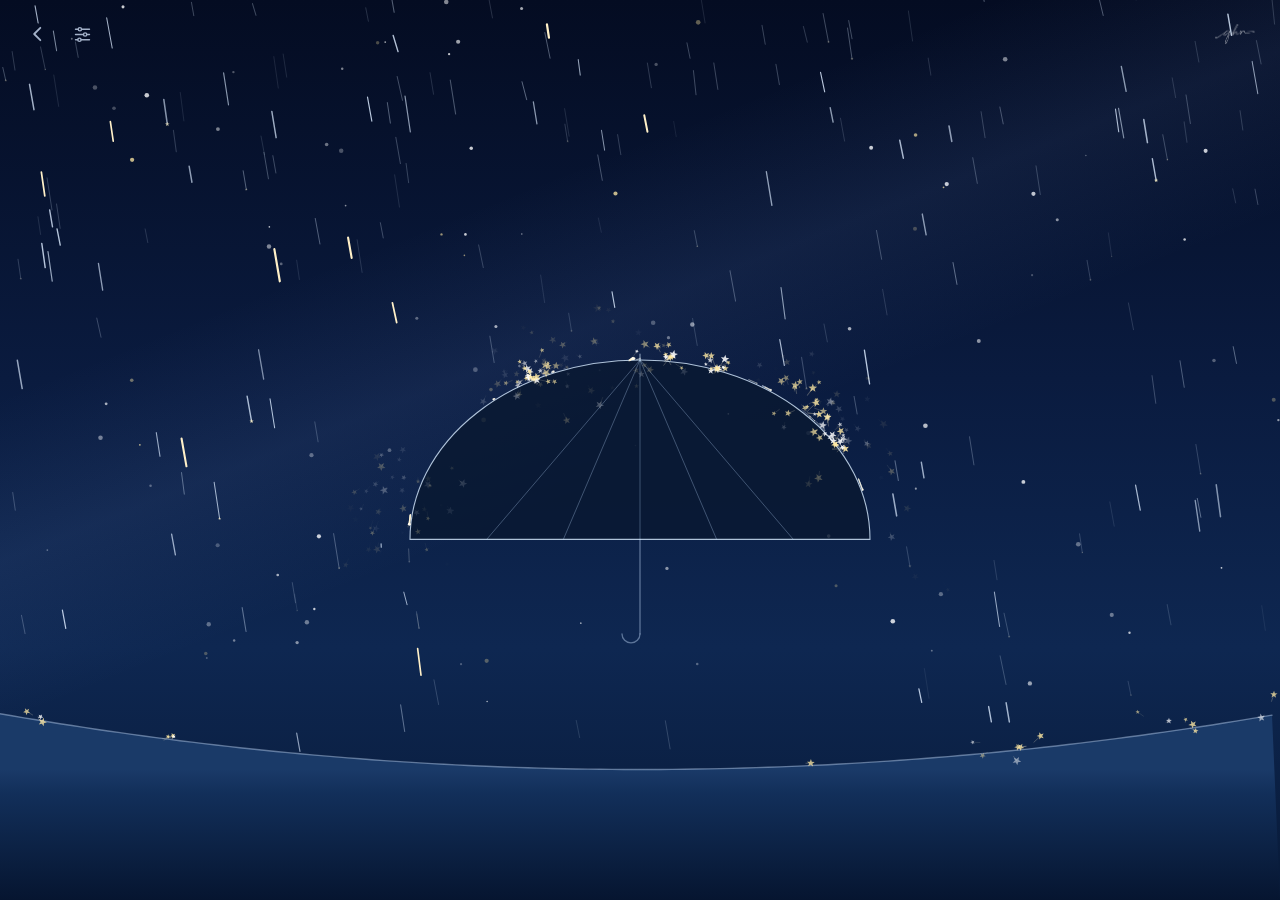
<file: pages/star-rain.html>
<!DOCTYPE html>
<html lang="zh-CN">
<head>
<meta charset="UTF-8">
<meta name="viewport" content="width=device-width, initial-scale=1.0, viewport-fit=cover">
<title>把雨接成星光</title>
<script>
/* 在样式生效前就判定 embed：类落在 documentElement 上，后面的脚本即使出错，
   预览卡里也不会露出顶栏和面板，也不会闪一下 */
(function () {
  if (/(?:^|[?&])embed(?:=1)?(?:&|$)/.test(location.search)) {
    document.documentElement.classList.add('is-embed');
  }
})();
</script>
<style>
  * { margin: 0; padding: 0; box-sizing: border-box; -webkit-tap-highlight-color: transparent; }
  html, body { height: 100%; overflow: hidden; background: #050e26; overscroll-behavior: none; }
  canvas { display: block; width: 100vw; height: 100vh; height: 100dvh; }

  /* ============ 顶栏 / 设置栏（与 wind-tree 同一套控件语言） ============ */
  :root {
    --ink: #edf2fa; --subtle: #a3b1c8; --faint: #78869e;
    --edge: #3a475f; --edge-2: rgba(160, 196, 255, .18);
    --icon-tile: rgba(34, 44, 62, .72);
    --rail: #3a475f; --fill: #6a9bff; --fill-2: #85aeff; --thumb: #edf2fa;
    --focus: rgba(106, 155, 255, .55);
    --shadow: 0 22px 60px -24px rgba(0, 0, 0, .62), 0 10px 28px -12px rgba(0, 0, 0, .42);
    --sep: rgba(163, 177, 200, .14);
  }

  /* 顶栏：不满铺，只两个角上的浮钮 */
  .pp-top {
    position: fixed; top: 0; left: 0; right: 0; z-index: 30;
    display: flex; align-items: center; justify-content: space-between;
    padding: 16px 20px;
    -webkit-user-select: none; user-select: none;
    pointer-events: none;
  }
  .pp-top-start, .pp-top-end { display: flex; align-items: center; gap: 8px; pointer-events: auto; }

  .pp-icon {
    display: grid; place-items: center; width: 36px; height: 36px; padding: 0;
    border: 0; border-radius: 10px; background: transparent;
    color: var(--subtle); cursor: pointer; text-decoration: none; font: inherit;
    touch-action: manipulation;
    transition: color .2s cubic-bezier(.22, .61, .36, 1),
                background .2s cubic-bezier(.22, .61, .36, 1),
                transform .18s cubic-bezier(.22, .61, .36, 1);
  }
  .pp-icon:hover, .pp-icon[aria-expanded="true"] {
    color: var(--ink); background: var(--icon-tile); box-shadow: inset 0 0 0 1px var(--edge-2);
  }
  .pp-icon:active { transform: scale(.94); }
  .pp-icon:focus-visible { outline: 2px solid var(--focus); outline-offset: 2px; }

  .wt-sign {
    display: block; padding: 4px; border-radius: 10px; opacity: .6;
    transition: opacity .2s ease, background .2s ease;
  }
  .wt-sign img { display: block; height: 22px; width: auto; }
  .wt-sign:hover { opacity: 1; background: var(--icon-tile); }

  /* 设置面板：默认收起，从设置键下沿展开 */
  #panel {
    position: fixed; top: 64px; left: 20px; z-index: 31;
    width: min(292px, calc(100vw - 40px));
    padding: 16px 18px 14px; border-radius: 18px;
    background: linear-gradient(180deg, rgba(39, 50, 70, .94) 0%, rgba(34, 44, 62, .96) 100%);
    box-shadow: 0 0 0 1px var(--edge), var(--shadow);
    -webkit-backdrop-filter: blur(16px); backdrop-filter: blur(16px);
    color: var(--ink);
    font: 400 12px/1.45 "Noto Sans SC", "PingFang SC", "Microsoft YaHei", -apple-system, system-ui, sans-serif;
    transform-origin: top left;
    transition: opacity .24s cubic-bezier(.22, .61, .36, 1),
                transform .24s cubic-bezier(.22, .61, .36, 1);
  }
  #panel[data-open="false"] { opacity: 0; transform: translateY(-6px) scale(.96); pointer-events: none; }

  .hd { display: flex; align-items: center; justify-content: space-between; margin-bottom: 15px; }
  .hd .t { font-size: 12px; font-weight: 600; letter-spacing: .02em; }
  .hd .t::before {
    content: ""; display: inline-block; width: 3px; height: 3px; border-radius: 50%;
    background: var(--fill-2); margin-right: 7px; vertical-align: 2px; opacity: .9;
  }
  #resetBtn {
    border: 0; background: none; padding: 2px 0; cursor: pointer;
    font: inherit; font-size: 11px; color: var(--faint); transition: color .2s;
  }
  #resetBtn:hover { color: var(--ink); }

  .field { display: grid; gap: 7px; }
  .field + .field { margin-top: 14px; }
  .pp-label { display: flex; align-items: baseline; justify-content: space-between; gap: 12px; color: var(--subtle); font-size: 12px; }
  .pp-value { color: var(--ink); font-weight: 600; font-size: 13px; letter-spacing: -.01em; font-variant-numeric: tabular-nums; }
  #dirArrow { display: inline-block; width: 13px; text-align: center; font-size: 12px; color: var(--fill-2); transition: transform .12s linear; }

  input[type="range"] {
    -webkit-appearance: none; appearance: none;
    display: block; width: 100%; height: 22px; margin: 0; background: transparent;
    cursor: pointer; touch-action: none;
  }
  input[type="range"]::-webkit-slider-runnable-track {
    height: 3px; border-radius: 999px;
    background: linear-gradient(90deg,
      var(--fill) 0%,
      var(--fill-2) var(--fillp, 50%),
      var(--rail) var(--fillp, 50%),
      var(--rail) 100%);
  }
  input[type="range"]::-webkit-slider-thumb {
    -webkit-appearance: none; appearance: none;
    width: 18px; height: 18px; margin-top: -7.5px; border-radius: 50%;
    background: var(--thumb);
    box-shadow: 0 3px 10px -2px rgba(0, 0, 0, .55), 0 0 0 1px var(--edge);
    transition: box-shadow .18s ease;
  }
  input[type="range"]:hover::-webkit-slider-thumb,
  input[type="range"]:focus-visible::-webkit-slider-thumb {
    box-shadow: 0 0 0 3px var(--focus), 0 3px 10px -2px rgba(0, 0, 0, .5);
  }
  input[type="range"]::-moz-range-track { height: 3px; border-radius: 999px; background: var(--rail); }
  input[type="range"]::-moz-range-progress { height: 3px; border-radius: 999px; background: linear-gradient(90deg, var(--fill), var(--fill-2)); }
  input[type="range"]::-moz-range-thumb {
    width: 18px; height: 18px; border: 0; border-radius: 50%; background: var(--thumb);
    box-shadow: 0 3px 10px -2px rgba(0, 0, 0, .55), 0 0 0 1px var(--edge);
  }

  .ft {
    margin-top: 15px; padding-top: 10px; border-top: 1px solid var(--sep);
    font-size: 10.5px; color: var(--faint); letter-spacing: .02em;
  }

  @media (max-width: 760px) {
    .pp-top {
      padding: calc(10px + env(safe-area-inset-top)) calc(14px + env(safe-area-inset-right))
               10px calc(14px + env(safe-area-inset-left));
    }
    .pp-icon { width: 42px; height: 42px; border-radius: 12px; }
    .pp-icon svg { width: 22px; height: 22px; }
    .wt-sign { display: none; }

    #panel {
      top: calc(64px + env(safe-area-inset-top));
      left: calc(12px + env(safe-area-inset-left));
      right: calc(12px + env(safe-area-inset-right));
      width: auto;
      max-height: calc(100vh - 84px - env(safe-area-inset-top));
      max-height: calc(100dvh - 84px - env(safe-area-inset-top));
      overflow-y: auto; -webkit-overflow-scrolling: touch;
      padding: 16px 18px 14px;
      border-radius: 20px;
      font-size: 13px;
    }
    .hd { margin-bottom: 16px; }
    .hd .t { font-size: 13px; }
    #resetBtn { font-size: 12px; }
    .pp-label { font-size: 13px; }
    .pp-value { font-size: 15px; }
    .field + .field { margin-top: 16px; }
    .field { gap: 9px; }

    /* 触控尺寸放大：轨道更粗、滑块更大、整行更好按 */
    input[type="range"] { height: 30px; }
    input[type="range"]::-webkit-slider-runnable-track { height: 4px; }
    input[type="range"]::-webkit-slider-thumb { width: 20px; height: 20px; margin-top: -8px; }
    input[type="range"]::-moz-range-track { height: 4px; }
    input[type="range"]::-moz-range-progress { height: 4px; }
    input[type="range"]::-moz-range-thumb { width: 20px; height: 20px; }

    .ft { font-size: 11px; }
  }

  /* 横屏手机：面板别把整个画面吃掉 */
  @media (max-height: 460px) {
    #panel {
      max-height: calc(100dvh - 64px - env(safe-area-inset-top));
    }
    .pp-top { padding-top: calc(8px + env(safe-area-inset-top)); }
  }

  /* 嵌进主页预览卡时只留场景 */
  html.is-embed .pp-top,
  html.is-embed #panel { display: none !important; }
</style>
</head>
<body>
<canvas id="stage"></canvas>

<header class="pp-top">
  <div class="pp-top-start">
    <a class="pp-icon" href="../index.html" aria-label="回到 liyue 的主页" title="回到主页">
      <svg viewBox="0 0 24 24" width="20" height="20" aria-hidden="true">
        <path d="M14.8 4.6 7.4 12l7.4 7.4" fill="none" stroke="currentColor"
              stroke-width="2.2" stroke-linecap="round" stroke-linejoin="round"/>
      </svg>
    </a>
    <button class="pp-icon" id="dockBtn" type="button" aria-label="打开设置"
            aria-expanded="false" aria-controls="panel" title="设置（H 键开合）">
      <svg viewBox="0 0 24 24" width="21" height="21" aria-hidden="true">
        <path d="M4 6H7.1M10.9 6H20M4 12H13.1M16.9 12H20M4 18H6.6M10.4 18H20"
              fill="none" stroke="currentColor" stroke-width="1.6" stroke-linecap="round"/>
        <circle cx="9" cy="6" r="1.9" fill="none" stroke="currentColor" stroke-width="1.6"/>
        <circle cx="15" cy="12" r="1.9" fill="none" stroke="currentColor" stroke-width="1.6"/>
        <circle cx="8.5" cy="18" r="1.9" fill="none" stroke="currentColor" stroke-width="1.6"/>
      </svg>
    </button>
  </div>
  <div class="pp-top-end">
    <a class="wt-sign" href="../index.html" aria-label="liyue 的作品集" title="liyue">
      <img src="../assets/img/sign-white.png" alt="liyue 的签名" />
    </a>
  </div>
</header>

<div id="panel" data-open="false">
  <div class="hd">
    <span class="t">场景设置</span>
    <button id="resetBtn" type="button">重置</button>
  </div>

  <div class="field">
    <div class="pp-label"><span>风向</span><span class="pp-value"><i id="dirArrow">→</i>&nbsp;<b id="dirVal">0°</b></span></div>
    <input type="range" id="dir" min="-180" max="180" step="1" value="0" aria-label="风向">
  </div>

  <div class="field">
    <div class="pp-label"><span>风速</span><span class="pp-value"><b id="spdVal">42</b></span></div>
    <input type="range" id="speed" min="0" max="100" step="1" value="42" aria-label="风速">
  </div>

  <div class="field">
    <div class="pp-label"><span>雨密度</span><span class="pp-value"><b id="denVal">62%</b></span></div>
    <input type="range" id="density" min="0" max="100" step="1" value="62" aria-label="雨密度">
  </div>

  <div class="field">
    <div class="pp-label"><span>下落速度</span><span class="pp-value"><b id="fallVal">×1.0</b></span></div>
    <input type="range" id="fall" min="0.5" max="2" step="0.05" value="1" aria-label="下落速度">
  </div>

  <div class="ft">拖到最右可停雨 · H 键或 Esc 收起</div>
</div>
<script>
(function () {
  const cv  = document.getElementById('stage');
  const ctx = cv.getContext('2d');

  let W = 0, H = 0, dpr = 1;
  let bgGrad = null, groundGrad = null;

  const rand = (a, b) => a + Math.random() * (b - a);
  const clamp = (v, a, b) => v < a ? a : (v > b ? b : v);

  /* ============ 可调参数（设置栏） ============ */
  const DEFAULTS = { dir: 0, speed: 42, density: 62, fall: 1 };
  const cfg = Object.assign({}, DEFAULTS);
  const STORE_KEY = 'star-rain-cfg';

  const uiEl = {
    dir:     document.getElementById('dir'),
    speed:   document.getElementById('speed'),
    density: document.getElementById('density'),
    fall:    document.getElementById('fall')
  };
  const outEl = {
    dir:     document.getElementById('dirVal'),
    speed:   document.getElementById('spdVal'),
    density: document.getElementById('denVal'),
    fall:    document.getElementById('fallVal')
  };
  const dirArrow = document.getElementById('dirArrow');

  // 密度 → 上限（0 表示一滴都没有）。按屏幕面积折一下，手机上不至于糊成一片
  const screenScale = () => clamp((W * H) / (1000 * 760), .55, 1.25);
  const rainCap  = () => Math.round(cfg.density * 9 * screenScale());
  const sparkCap = () => Math.round(cfg.density * 3.5 * screenScale());

  /* ============ 五角星路径 ============ */
  const starPath = new Path2D();
  for (let i = 0; i < 10; i++) {
    const r = (i % 2 === 0) ? 1 : 0.42;
    const a = -Math.PI / 2 + i * Math.PI / 5;
    const px = Math.cos(a) * r, py = Math.sin(a) * r;
    if (i === 0) starPath.moveTo(px, py); else starPath.lineTo(px, py);
  }
  starPath.closePath();

  /* ============ 布局 ============ */
  const umb = { a: 0, b: 0, cx: 0, cy: 0, baseX: 0, topY: 0 };

  function layout() {
    // 窄屏（手机竖屏）伞要占更宽的比例，否则在大屏高里显得很小
    const narrow = W < 640;
    const short  = H < 480;
    umb.a     = narrow ? Math.min(W * 0.32, 170) : Math.min(W * 0.19, 230);
    umb.a     = Math.min(umb.a, H * 0.42);      // 短屏（横屏手机）别顶到地平线
    umb.b     = umb.a * 0.78;      // 略扁，更像伞
    umb.topY  = H * (short ? 0.36 : (narrow ? 0.44 : 0.40));
    umb.baseX = W * 0.5;
    umb.cx    = umb.baseX;         // 伞不晃，始终居中
    umb.cy    = umb.topY + umb.b;
  }

  /* 弧形地平线（行星表面） */
  function groundY(x) {
    const dx = (x - W * 0.5) / (W * 0.55);
    return H * 0.855 - dx * dx * H * 0.075;
  }

  /* ============ 背景星点 ============ */
  let bgStars = [];
  function buildStars() {
    bgStars = [];
    const n = Math.round((W * H) / 12000);
    for (let i = 0; i < n; i++) {
      bgStars.push({
        x: rand(0, W),
        y: rand(0, H * 0.78),
        r: rand(.7, 2.4),
        tw: rand(.0008, .0026),
        ph: rand(0, Math.PI * 2),
        gold: Math.random() < .18
      });
    }
  }

  /* ============ 雨 ============ */
  const rain = [];
  const sparks = [];

  let t = 0;
  let dripTimer = 0;

  /* 风：方向由设置栏控制，强弱带一点阵风起伏 */
  function windAt(now) {
    const gust = .9 + .22 * Math.sin(now * .00062) + .12 * Math.sin(now * .0019 + 1.7);
    const rad  = cfg.dir * Math.PI / 180;
    return {
      x: Math.cos(rad) * cfg.speed * gust,
      y: Math.sin(rad) * cfg.speed * gust * .32
    };
  }

  function spawnRain() {
    // 亮度随机：多数偏暗，少数很亮
    const bright = Math.random();
    let a, w, big;
    if (bright > .93) { a = 1; w = rand(1.6, 2.4); big = true; }
    else if (bright > .62) { a = rand(.55, .85); w = rand(1, 1.6); big = false; }
    else { a = rand(.12, .42); w = rand(.6, 1.1); big = false; }

    rain.push({
      x: rand(-W * .3, W * 1.25),
      y: rand(-H * .35, -8),
      vx: rand(-40, 60),
      vy: rand(90, 220) * cfg.fall,
      a, w, big: big,
      len: rand(.7, 1.5),
      star: Math.random() < .12        // 少数是星形雨点
    });
  }

  /* ============ 伞面碰撞（椭圆球冠） ============ */
  function hitUmbrella(p) {
    const a = umb.a, b = umb.b;
    if (p.y > umb.cy) return false;                    // 只挡上半面
    const X = (p.x - umb.cx) / a;
    const Y = (p.y - umb.cy) / b;
    const d = Math.hypot(X, Y);
    if (d > 1.08 || d < 0.2) return false;

    // 椭圆法线
    let nx = X / a, ny = Y / b;
    const nl = Math.hypot(nx, ny) || 1;
    nx /= nl; ny /= nl;

    // 推回伞面外
    const ux = X / (d || 1), uy = Y / (d || 1);
    p.x = umb.cx + ux * a + nx * 1.5;
    p.y = umb.cy + uy * b + ny * 1.5;

    const vn = p.vx * nx + p.vy * ny;
    if (vn < 0) {
      // 消掉向内的法向分量 —— 雨就顺着伞面滑下去
      p.vx -= vn * nx * 1.15;
      p.vy -= vn * ny * 1.15;
    }
    p.vx *= .985;
    p.vy *= .985;

    // 撞击处溅起星光（沿伞面法线弹开）
    if (Math.random() < .9) splashStars(p.x, p.y, Math.round(rand(2, 4)), nx, ny);
    p.attached = true;
    return true;
  }

  /* ============ 星光散开 ============ */
  function splashStars(x, y, n, nx = 0, ny = 0) {
    for (let i = 0; i < n; i++) {
      if (sparks.length >= sparkCap()) return;
      const ang = rand(-Math.PI * 1.18, Math.PI * .18);
      const sp  = rand(35, 150);
      const life = rand(.45, 1.0);
      sparks.push({
        x, y,
        // 沿伞面法线弹开，再叠加随机方向
        vx: Math.cos(ang) * sp + nx * rand(15, 60),
        vy: Math.sin(ang) * sp + ny * rand(15, 60),
        age: 0, life,
        size: rand(2.0, 4.6),
        rot: rand(0, Math.PI),
        spin: rand(-7, 7),
        gold: Math.random() < .6
      });
    }
  }

  /* ============ 主更新 ============ */
  function update(dt) {
    t += dt * 1000;

    // 伞固定在正中，不随风摆动

    // 补充雨
    const cap = rainCap();
    if (rain.length < cap) {
      const need = Math.min(10, Math.ceil((cap - rain.length) / 12) + 1);
      for (let i = 0; i < need; i++) spawnRain();
    }

    // 伞沿积水，不断往下滴
    dripTimer -= dt;
    if (dripTimer <= 0 && cfg.density > 0) {
      dripTimer = rand(.18, .5);
      const side = Math.random() < .5 ? -1 : 1;
      const dx = umb.cx + side * umb.a * rand(1.06, 1.16);
      rain.push({
        x: dx, y: umb.cy + rand(2, 14),
        vx: rand(-6, 8), vy: rand(30, 70),
        a: rand(.5, 1), w: rand(.9, 1.5), big: Math.random() < .3,
        len: rand(.8, 1.3), star: false, attached: false
      });
    }

    const wind = windAt(t);

    for (let i = rain.length - 1; i >= 0; i--) {
      const p = rain[i];
      p.vy += 300 * cfg.fall * dt;      // 重力
      // 风：水平速度朝风向收敛，风越大雨丝越斜
      const tx = wind.x * 1.8;
      p.vx += (tx - p.vx) * Math.min(1, 2.2 * dt);
      p.vy += wind.y * .45 * dt;        // 竖直分量，弱一些
      p.vx = clamp(p.vx, -260, 260);

      // 两个子步，避免高速穿透伞面
      let hitSomething = false;
      for (let s = 0; s < 2; s++) {
        p.x += p.vx * dt * .5;
        p.y += p.vy * dt * .5;

        if (hitUmbrella(p)) { hitSomething = true; break; }

        // 已经离开伞面的雨滴恢复自由下落
        if (p.attached) {
          const ex = (p.x - umb.cx) / umb.a;
          const ey = (p.y - umb.cy) / umb.b;
          if (Math.hypot(ex, ey) > 1.12) p.attached = false;
        }

        // 雨在伞面上滑过时，留下流动的星屑（把雨变成星光的过程）
        if (p.attached) {
          p.trail = (p.trail || 0) + Math.hypot(p.vx, p.vy) * dt * .5;
          if (p.trail > 26 && sparks.length < sparkCap()) {
            p.trail = 0;
            sparks.push({
              x: p.x, y: p.y,
              vx: p.vx * .25 + rand(-8, 8),
              vy: p.vy * .25 + rand(-8, 8),
              age: 0, life: rand(.3, .55),
              size: rand(1.1, 2.0),
              rot: rand(0, Math.PI),
              spin: rand(-3, 3),
              gold: true
            });
          }
        }

        if (p.y > groundY(p.x)) {
          splashStars(p.x, groundY(p.x) - 2, 3);   // 落地：碎成小星星
          hitSomething = true;
          break;
        }
      }

      const out = p.x < -W * .3 || p.x > W * 1.3 || p.y > H + 40;
      if (hitSomething && p.y > groundY(p.x)) { rain.splice(i, 1); continue; }
      if (out) rain.splice(i, 1);
    }

    // 星光
    for (let i = sparks.length - 1; i >= 0; i--) {
      const s = sparks[i];
      s.age += dt;
      if (s.age >= s.life) { sparks.splice(i, 1); continue; }
      s.vy += 140 * dt;
      s.vx *= (1 - 1.6 * dt);
      s.vy *= (1 - 1.1 * dt);
      s.vx += wind.x * .3 * dt;
      s.x += s.vx * dt;
      s.y += s.vy * dt;
      s.rot += s.spin * dt;
    }
  }

  /* ============ 绘制 ============ */
  function drawSky() {
    ctx.fillStyle = bgGrad;
    ctx.fillRect(0, 0, W, H);

    // 星点
    for (const s of bgStars) {
      const a = .25 + .55 * (.5 + .5 * Math.sin(t * s.tw + s.ph));
      ctx.globalAlpha = a;
      ctx.fillStyle = s.gold ? '#FFE9A3' : '#FFFFFF';
      ctx.beginPath();
      ctx.arc(s.x, s.y, s.r, 0, Math.PI * 2);
      ctx.fill();
    }
    ctx.globalAlpha = 1;

    // 地平线
    const gy0 = groundY(W * .5);
    const gg = ctx.createLinearGradient(0, gy0, 0, H);
    gg.addColorStop(0, '#1a3a68');
    gg.addColorStop(.18, '#122f5a');
    gg.addColorStop(1, '#061530');
    ctx.fillStyle = gg;
    ctx.beginPath();
    ctx.moveTo(0, H);
    for (let x = 0; x <= W; x += 12) ctx.lineTo(x, groundY(x));
    ctx.lineTo(W, H);
    ctx.closePath();
    ctx.fill();

    // 银河：一条很淡的斜向光带（边缘全透明，避免硬边）
    ctx.save();
    ctx.translate(W * .5, H * .34);
    ctx.rotate(-.38);
    const band = ctx.createLinearGradient(0, -H * .17, 0, H * .17);
    band.addColorStop(0,   'rgba(130,168,240,0)');
    band.addColorStop(.5,  'rgba(140,178,250,.075)');
    band.addColorStop(1,   'rgba(130,168,240,0)');
    ctx.fillStyle = band;
    ctx.fillRect(-W * .8, -H * .17, W * 1.6, H * .34);
    ctx.restore();

    // 地平线的一道光
    ctx.beginPath();
    for (let x = 0; x <= W; x += 12) {
      const y = groundY(x);
      if (x === 0) ctx.moveTo(x, y); else ctx.lineTo(x, y);
    }
    ctx.strokeStyle = 'rgba(206,226,255,.42)';
    ctx.lineWidth = 1.4;
    ctx.stroke();
  }

  function drawRain() {
    for (const p of rain) {
      const sp = Math.hypot(p.vx, p.vy) || 1;
      const len = Math.min(sp * .055 * p.len, 44);
      const nx = p.vx / sp, ny = p.vy / sp;

      ctx.beginPath();
      ctx.moveTo(p.x, p.y);
      ctx.lineTo(p.x - nx * len, p.y - ny * len);
      ctx.strokeStyle = p.big
        ? `rgba(255,240,200,${p.a})`
        : `rgba(220,235,255,${p.a})`;
      ctx.lineWidth = p.w;
      ctx.lineCap = 'round';
      ctx.stroke();

      if (p.star) {
        // 个别雨点是星形，落下来像流星屑
        ctx.save();
        ctx.translate(p.x, p.y);
        ctx.scale(p.w * 1.6, p.w * 1.6);
        ctx.globalAlpha = p.a;
        ctx.fillStyle = '#FFF3C4';
        ctx.fill(starPath);
        ctx.restore();
        ctx.globalAlpha = 1;
      }
    }
  }

  function drawUmbrella() {
    const { a, b, cx, cy } = umb;
    const seg = 6;                       // 6 个等分伞面

    ctx.save();

    /* 伞面：上半椭圆弧 + 平直底边，平涂、无渐变 */
    ctx.beginPath();
    ctx.ellipse(cx, cy, a, b, 0, Math.PI, Math.PI * 2);
    ctx.closePath();                     // 闭合即一条笔直的伞沿
    ctx.fillStyle = 'rgba(9,24,50,.84)';
    ctx.fill();
    ctx.strokeStyle = 'rgba(216,235,255,.8)';
    ctx.lineWidth = 1.1;
    ctx.lineJoin = 'round';
    ctx.stroke();

    /* 伞骨：顶点到伞沿的直线，等分伞面 */
    ctx.strokeStyle = 'rgba(190,218,255,.30)';
    ctx.lineWidth = 1;
    for (let i = 1; i < seg; i++) {
      const x = cx - a + (2 * a) * (i / seg);
      ctx.beginPath();
      ctx.moveTo(cx, cy - b);
      ctx.lineTo(x, cy);
      ctx.stroke();
    }

    /* 伞尖：一小段竖线 */
    ctx.strokeStyle = 'rgba(212,234,255,.58)';
    ctx.lineWidth = 1.2;
    ctx.lineCap = 'round';
    ctx.beginPath();
    ctx.moveTo(cx, cy - b - 6);
    ctx.lineTo(cx, cy - b + 1);
    ctx.stroke();

    /* 伞柄与挂钩：别插进地平线 */
    const handleBottom = Math.max(cy + 28, Math.min(cy + H * .105, groundY(cx) - 18));
    ctx.beginPath();
    ctx.moveTo(cx, cy);
    ctx.lineTo(cx, handleBottom);
    ctx.strokeStyle = 'rgba(202,226,255,.42)';
    ctx.lineWidth = 1.3;
    ctx.stroke();

    ctx.beginPath();
    ctx.arc(cx - 9, handleBottom, 9, 0, Math.PI);
    ctx.stroke();

    ctx.restore();
  }

  /* 贴在伞面上滑落的雨珠：画在伞的前面，能看见它们往下滚 */
  function drawAttached() {
    for (const p of rain) {
      if (!p.attached) continue;
      const sp = Math.hypot(p.vx, p.vy) || 1;
      const nx = p.vx / sp, ny = p.vy / sp;
      const len = Math.min(sp * .05, 22);

      ctx.beginPath();
      ctx.moveTo(p.x, p.y);
      ctx.lineTo(p.x - nx * len, p.y - ny * len);
      ctx.strokeStyle = `rgba(255,245,215,${p.a * .9})`;
      ctx.lineWidth = p.w * .9;
      ctx.lineCap = 'round';
      ctx.stroke();

      ctx.beginPath();
      ctx.arc(p.x, p.y, p.w * .9, 0, Math.PI * 2);
      ctx.fillStyle = `rgba(255,250,235,${p.a})`;
      ctx.fill();
    }
  }

  function drawSparks() {
    for (const s of sparks) {
      const a = 1 - s.age / s.life;
      const sp = Math.hypot(s.vx, s.vy) || 1;
      const tl = Math.min(sp * .09, 34);
      const nx = s.vx / sp, ny = s.vy / sp;

      ctx.beginPath();
      ctx.moveTo(s.x, s.y);
      ctx.lineTo(s.x - nx * tl, s.y - ny * tl);
      ctx.strokeStyle = `rgba(255,240,200,${a * .35})`;
      ctx.lineWidth = Math.max(s.size * .22, .5);
      ctx.lineCap = 'round';
      ctx.stroke();

      ctx.save();
      ctx.translate(s.x, s.y);
      ctx.rotate(s.rot);
      ctx.scale(s.size, s.size);
      ctx.globalAlpha = a * .95;
      ctx.fillStyle = s.gold ? '#FFE9A3' : '#FFFFFF';
      ctx.fill(starPath);
      ctx.restore();
    }
    ctx.globalAlpha = 1;
  }

  /* ============ 循环 ============ */
  let last = 0, rafId = null;

  function frame(now) {
    const dt = Math.min((now - last) / 1000, 1 / 30);
    last = now;

    update(dt);

    ctx.clearRect(0, 0, W, H);
    drawSky();
    drawRain();          // 雨先落
    drawUmbrella();      // 伞把它挡住
    drawAttached();      // 顺着伞面滚落的雨珠
    drawSparks();        // 星光在最前

    rafId = requestAnimationFrame(frame);
  }

  /* ============ 启动 ============ */
  function resize() {
    dpr = Math.min(window.devicePixelRatio || 1, 2);
    W = window.innerWidth;
    H = window.innerHeight;
    cv.width  = Math.round(W * dpr);
    cv.height = Math.round(H * dpr);
    cv.style.width  = W + 'px';
    cv.style.height = H + 'px';
    ctx.setTransform(dpr, 0, 0, dpr, 0, 0);

    bgGrad = ctx.createLinearGradient(0, 0, 0, H);
    bgGrad.addColorStop(0, '#040c22');
    bgGrad.addColorStop(.42, '#0a1b3f');
    bgGrad.addColorStop(.72, '#0e2751');
    bgGrad.addColorStop(1, '#081a38');

    layout();
    buildStars();
  }

  /* ============ 设置栏交互 ============ */
  function paintTrack(input) {
    const min = +input.min, max = +input.max;
    input.style.setProperty('--fillp', ((+input.value - min) / (max - min) * 100) + '%');
  }

  function readCfg() {
    cfg.dir     = +uiEl.dir.value;
    cfg.speed   = +uiEl.speed.value;
    cfg.density = +uiEl.density.value;
    cfg.fall    = +uiEl.fall.value;
  }

  function renderUI() {
    uiEl.dir.value     = cfg.dir;
    uiEl.speed.value   = cfg.speed;
    uiEl.density.value = cfg.density;
    uiEl.fall.value    = cfg.fall;

    Object.keys(uiEl).forEach(k => paintTrack(uiEl[k]));

    outEl.dir.textContent     = Math.round(cfg.dir) + '°';
    outEl.speed.textContent   = Math.round(cfg.speed);
    outEl.density.textContent = Math.round(cfg.density) + '%';
    outEl.fall.textContent    = '×' + (Math.round(cfg.fall * 100) / 100).toFixed(2).replace(/0$/, '');
    dirArrow.style.transform  = 'rotate(' + cfg.dir + 'deg)';
  }

  function saveCfg() {
    try { localStorage.setItem(STORE_KEY, JSON.stringify(cfg)); } catch (e) {}
  }

  function loadCfg() {
    try {
      const saved = JSON.parse(localStorage.getItem(STORE_KEY) || 'null');
      if (saved && typeof saved === 'object') {
        for (const k in DEFAULTS) {
          if (typeof saved[k] === 'number' && isFinite(saved[k])) cfg[k] = saved[k];
        }
      }
    } catch (e) {}
  }

  Object.keys(uiEl).forEach(k => {
    uiEl[k].addEventListener('input', () => { readCfg(); renderUI(); saveCfg(); });
  });

  document.getElementById('resetBtn').addEventListener('click', () => {
    Object.assign(cfg, DEFAULTS);
    renderUI();
    saveCfg();
  });

  const panel = document.getElementById('panel');
  const dockBtn = document.getElementById('dockBtn');

  function setPanel(open) {
    panel.dataset.open = open ? 'true' : 'false';
    dockBtn.setAttribute('aria-expanded', open ? 'true' : 'false');
  }

  // 默认收起，只有点设置键 / H 键才展开
  setPanel(false);

  dockBtn.addEventListener('click', e => {
    e.stopPropagation();
    setPanel(panel.dataset.open !== 'true');
  });

  // 点场景、点空白处收起
  cv.addEventListener('pointerdown', () => setPanel(false));

  document.addEventListener('keydown', e => {
    if (e.key === 'Escape') { setPanel(false); return; }
    if (e.key && e.key.toLowerCase() === 'h' && !e.metaKey && !e.ctrlKey && !e.altKey) {
      setPanel(panel.dataset.open !== 'true');
    }
  });

  // 在主页预览卡里（?embed=1）只留场景，不出顶栏和面板
  if (/(?:^|[?&])embed(?:=1)?(?:&|$)/.test(location.search)) {
    document.body.classList.add('is-embed');
    setPanel(false);
    // 直接把外壳摘掉：不只靠样式覆盖，缓存了旧状态或被别的东西改了 data-open 也不会露出来
    const top = document.querySelector('.pp-top');
    if (top) top.remove();
    panel.remove();
  }

  window.addEventListener('resize', resize);
  resize();

  loadCfg();
  renderUI();

  // 预铺一层雨，打开就有密度
  const seedN = Math.round(rainCap() * .45);
  for (let i = 0; i < seedN; i++) {
    spawnRain();
    const p = rain[rain.length - 1];
    p.y = rand(-H * .2, H * .75);
  }

  last = performance.now();
  rafId = requestAnimationFrame(frame);

  /* 调试：?snap=1 把画面转成图片盖在页面上（无头截图用） */
  if (location.search.indexOf('snap') > -1) {
    setTimeout(() => {
      const img = new Image();
      img.src = cv.toDataURL();
      img.style.cssText = 'position:fixed;left:0;top:0;width:100%;height:100%;z-index:99';
      document.body.appendChild(img);
    }, 1400);
  }
})();
</script>
</body>
</html>
</file>
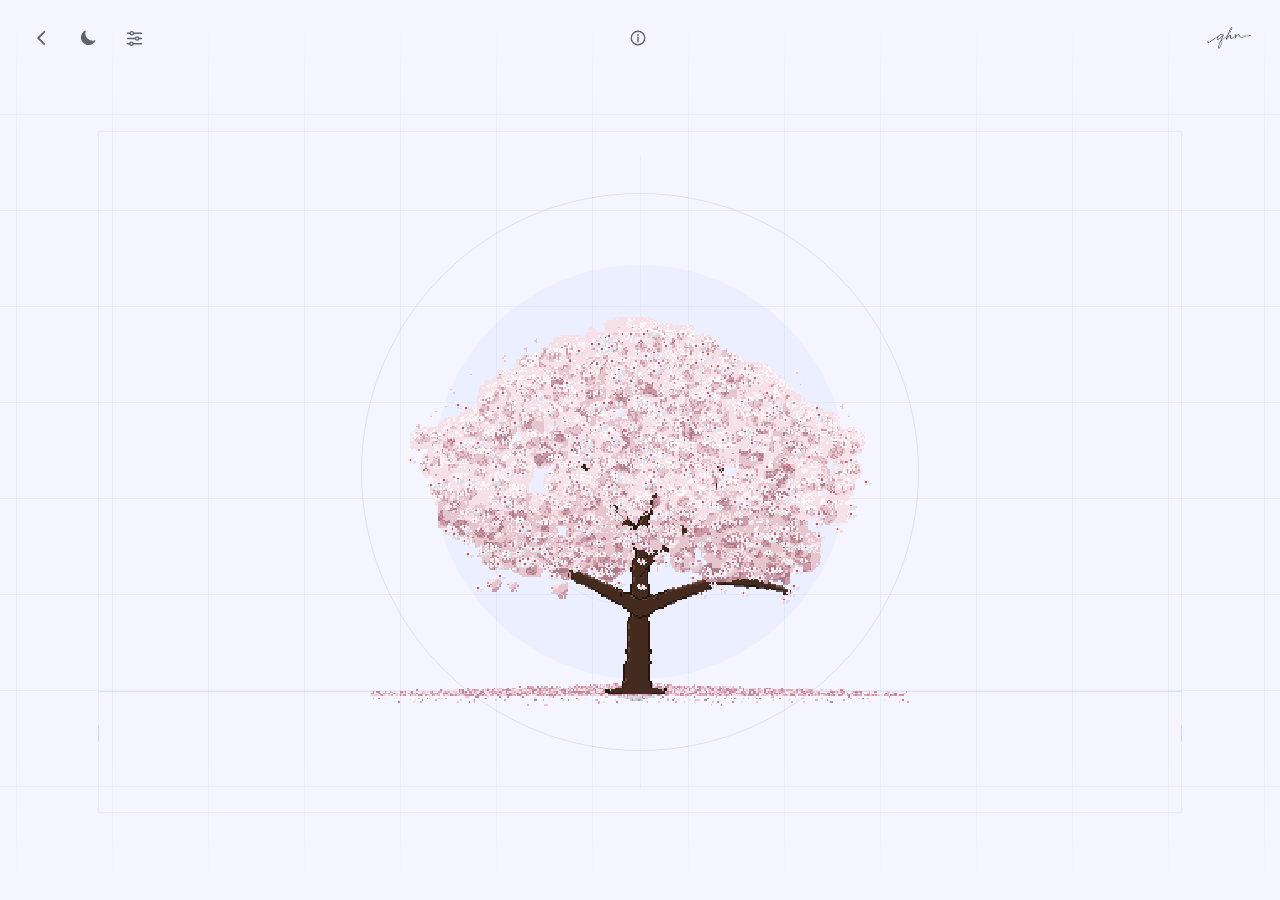
<file: pages/wind-tree.html>
<!doctype html>
<html lang="zh-CN" data-theme="dark">
<head>
<meta charset="UTF-8" />
<meta name="viewport" content="width=device-width, initial-scale=1.0, viewport-fit=cover" />
<meta name="theme-color" media="(prefers-color-scheme: dark)" content="#1a2130" />
<meta name="theme-color" media="(prefers-color-scheme: light)" content="#1a2130" />
<title>把风递给花瓣</title>
<meta name="description" content="一棵像素画的海棠。摇一下，或者放一阵风过去，看花瓣松手。liyue 作。" />
<meta property="og:title" content="把风递给花瓣" />
<meta property="og:description" content="一棵像素海棠，和一场可以自己调的风。" />
<style>
*{box-sizing:border-box}
html,body{margin:0;padding:0;height:100%;overflow:hidden;background:#F5F5FF}
.pp-frame{
  --scene-w:320px;--scene-h:280px;
  --pp-bg:#1a2130;--pp-bg-2:#161c28;
  --pp-surface:#273246;--pp-surface-2:#222c3e;
  --pp-edge:#3a475f;--pp-edge-strong:#4b5a76;
  --pp-ink:#edf2fa;--pp-subtle:#a3b1c8;--pp-faint:#78869e;
  --pp-well:#222c3e;--pp-chip:#34425c;
  --pp-chip-shadow:inset 0 1px 0 rgba(255,255,255,.08),0 0 0 1px rgba(106,155,255,.16);
  --pp-rail:#3a475f;--pp-fill:#6a9bff;--pp-fill-2:#85aeff;
  --pp-stop:#4b5a76;--pp-thumb:#edf2fa;
  --pp-switch:#34425c;--pp-on:#6a9bff;--pp-on-2:#4c82f0;
  --pp-sep:rgba(163,177,200,.14);--pp-focus:rgba(106,155,255,.55);
  --pp-icon-tile:#222c3e;
  --pp-cta:#6a9bff;--pp-cta-2:#4c82f0;--pp-cta-ink:#0d1a33;
  --pp-cta-shadow:0 14px 34px -14px rgba(47,107,238,.7),0 2px 8px -3px rgba(47,107,238,.35);
  --pp-shadow:0 22px 60px -24px rgba(0,0,0,.62),0 10px 28px -12px rgba(0,0,0,.42);
  --pp-glow:rgba(106,155,255,.07);
  --pp-geo-line:rgba(122,168,255,.20);--pp-geo-line-2:rgba(122,168,255,.075);
  --pp-geo-grid:96px;--pp-geo-disc:rgba(106,155,255,.055);
  color-scheme:dark;
  position:fixed;inset:0;z-index:40;
  display:grid;grid-template-columns:minmax(0,1fr);
  grid-template-rows:auto minmax(0,1fr) auto;
  justify-items:center;gap:16px;
  padding:16px 24px max(16px,env(safe-area-inset-bottom));
  overflow:hidden;overscroll-behavior:none;
  background:var(--pp-bg);
  color:var(--pp-ink);
  font-family:"Noto Sans SC","PingFang SC","Microsoft YaHei","HarmonyOS Sans SC",-apple-system,BlinkMacSystemFont,"Segoe UI",system-ui,sans-serif;
  -webkit-user-select:none;user-select:none;-webkit-tap-highlight-color:transparent;
}
.pp-frame[data-theme=light]{
  color-scheme:light;
  --pp-bg:#f5f5ff;--pp-bg-2:#f5f5ff;
  --pp-surface:#ffffff;--pp-surface-2:#f8fafe;
  --pp-edge:#d8e3f5;--pp-edge-strong:#c3d3ee;
  --pp-ink:#161c28;--pp-subtle:#5f6570;--pp-faint:#8a919f;
  --pp-well:#f2f6fd;--pp-chip:#ffffff;
  --pp-chip-shadow:inset 0 1px 0 rgba(255,255,255,.9),0 0 0 1px rgba(47,107,238,.22),0 2px 8px -3px rgba(47,107,238,.16);
  --pp-rail:#d8e3f5;--pp-fill:#2f6bee;--pp-fill-2:#2359d6;
  --pp-stop:#c3d3ee;--pp-thumb:#ffffff;
  --pp-switch:#d8e3f5;--pp-on:#2f6bee;--pp-on-2:#2359d6;
  --pp-sep:rgba(22,28,40,.08);--pp-focus:rgba(47,107,238,.5);
  --pp-icon-tile:#f2f6fd;
  --pp-cta:#2f6bee;--pp-cta-2:#2359d6;--pp-cta-ink:#ffffff;
  --pp-cta-shadow:0 14px 34px -14px rgba(47,107,238,.5),0 2px 8px -3px rgba(47,107,238,.28);
  --pp-shadow:0 22px 60px -24px rgba(22,28,40,.28),0 10px 28px -12px rgba(47,107,238,.2);
  --pp-glow:rgba(47,107,238,.05);
  --pp-geo-line:rgba(47,107,238,.145);--pp-geo-line-2:rgba(47,107,238,.07);
  --pp-geo-grid:96px;--pp-geo-disc:rgba(47,107,238,.045);
  color-scheme:light;
}

/* ---------- 背景一层 ---------- */
.pp-back{position:absolute;inset:0;z-index:0;display:block;width:100%;height:100%;image-rendering:pixelated;pointer-events:none;-webkit-user-select:none;user-select:none}

/* ---------- 背景二层：网格与几何线稿 ---------- */
.pp-grid{position:absolute;inset:0;z-index:0;pointer-events:none;
  background-image:
    linear-gradient(to right,var(--pp-geo-line-2) 1px,transparent 1px),
    linear-gradient(to bottom,var(--pp-geo-line-2) 1px,transparent 1px);
  background-size:var(--pp-geo-grid) var(--pp-geo-grid);background-position:center;
  -webkit-mask-image:linear-gradient(to bottom,transparent 2%,#000 16%,#000 84%,transparent 99%);
  mask-image:linear-gradient(to bottom,transparent 2%,#000 16%,#000 84%,transparent 99%);
  transition:opacity .42s cubic-bezier(.22,.61,.36,1);
}
.pp-geo{position:absolute;inset:0;z-index:1;pointer-events:none;overflow:hidden;transition:opacity .42s cubic-bezier(.22,.61,.36,1)}
.pp-geo span{position:absolute;display:block}
.pp-geo .g-frame{inset:7% 6%;border:1px solid var(--pp-geo-line-2)}
.pp-geo .g-disc{left:50%;top:50%;width:min(46vmin,440px);aspect-ratio:1;transform:translate(-50%,-50%);border-radius:50%;background:var(--pp-geo-disc)}
.pp-geo .g-ring{left:50%;top:50%;width:min(62vmin,600px);aspect-ratio:1;transform:translate(-50%,-50%);border:1px solid var(--pp-geo-line);border-radius:50%}
.pp-geo .g-ring2{left:50%;top:50%;width:min(30vmin,286px);aspect-ratio:1;transform:translate(-50%,-50%);border:1px solid var(--pp-geo-line-2);border-radius:50%}
.pp-geo .g-base{left:6%;right:6%;top:var(--pp-base,74%);height:1px;background:var(--pp-geo-line)}
.pp-geo .g-vert{left:50%;top:10%;bottom:10%;width:1px;background:var(--pp-geo-line-2);opacity:.7}
.pp-geo .g-tick{width:1px;height:16px;background:var(--pp-geo-line)}
.pp-geo .g-tick-a{left:6%;bottom:16%}
.pp-geo .g-tick-b{right:6%;bottom:16%}
.pp-frame[data-bg="sea"] .pp-grid,
.pp-frame[data-bg="sea"] .pp-geo{opacity:0}
/* 嵌进作品卡预览：只留网格和那条基准线，别把圆环的半截露在卡片边上 */
.pp-frame[data-embed="true"] .pp-geo .g-frame,
.pp-frame[data-embed="true"] .pp-geo .g-ring,
.pp-frame[data-embed="true"] .pp-geo .g-ring2,
.pp-frame[data-embed="true"] .pp-geo .g-vert,
.pp-frame[data-embed="true"] .pp-geo .g-tick{display:none}

/* ---------- 顶栏 ---------- */
.pp-top{position:relative;z-index:2;display:grid;grid-template-columns:1fr auto 1fr;align-items:center;width:100%;min-height:44px}
.pp-top-start,.pp-top-end{display:flex;align-items:center;gap:10px}
.pp-top-start{justify-self:start}
.pp-top-end{justify-self:end}
.pp-icon{display:grid;place-items:center;width:36px;height:36px;padding:0;border:0;border-radius:10px;background:transparent;color:var(--pp-subtle);cursor:pointer;transition:color .2s cubic-bezier(.22,.61,.36,1),background .2s cubic-bezier(.22,.61,.36,1),transform .18s cubic-bezier(.22,.61,.36,1);font:inherit}
.pp-icon:hover{color:var(--pp-ink);background:var(--pp-icon-tile);box-shadow:inset 0 0 0 1px var(--pp-edge)}
.pp-icon:active{transform:scale(.94)}
.pp-icon.is-on{color:var(--pp-ink);background:var(--pp-icon-tile);box-shadow:inset 0 0 0 1px var(--pp-edge)}
.pp-icon:focus-visible,.pp-seg button:focus-visible,.pp-switch-row:focus-visible,.pp-info:focus-visible,.pp-track:focus-visible,.wt-grow:focus-visible{outline:2px solid var(--pp-focus);outline-offset:2px}

.wt-heading{position:relative;display:flex;align-items:center;gap:4px}
.wt-copy{display:grid;justify-items:center;gap:4px}
/* 画面上不写字，标题只留在 <title> 里，顶栏中间只留那个信息键 */
.wt-heading .wt-copy{display:none}
.wt-title{margin:0;font-size:19px;line-height:23px;font-weight:700;letter-spacing:-.03em}
.wt-sub{margin:0;font-size:9px;line-height:11px;font-weight:500;letter-spacing:.18em;text-transform:uppercase;color:var(--pp-faint)}
.pp-info{display:grid;place-items:center;width:30px;height:30px;padding:0;border:0;border-radius:10px;background:transparent;color:var(--pp-subtle);cursor:pointer;transition:color .2s cubic-bezier(.22,.61,.36,1),background .2s cubic-bezier(.22,.61,.36,1);margin-left:-4px}
.pp-info:hover,.pp-info[aria-expanded=true]{color:var(--pp-ink);background:var(--pp-icon-tile)}
.wt-sign{display:block;padding:4px;border-radius:10px;transition:background .2s cubic-bezier(.22,.61,.36,1),opacity .2s ease;opacity:.8}
.wt-sign img{display:block;height:24px;width:auto}
.wt-sign:hover{background:var(--pp-icon-tile);opacity:1}

/* ---------- 说明卡 ---------- */
.pp-about{position:absolute;top:calc(100% + 12px);left:50%;z-index:50;width:min(352px,calc(100vw - 24px));padding:18px;border-radius:16px;background:var(--pp-surface);box-shadow:0 0 0 1px var(--pp-edge),var(--pp-shadow);transform:translate(-50%);transform-origin:top center;animation:pp-bloom .24s cubic-bezier(.22,.61,.36,1);-webkit-user-select:text;user-select:text}
.pp-about[hidden]{display:none}
.pp-about-list{display:grid;gap:16px;margin:0;padding:0;list-style:none}
.pp-about-list li{display:grid;grid-template-columns:42px 1fr;align-items:center;gap:12px}
.pp-about-icon{display:grid;place-items:center;width:42px;height:42px;border-radius:10px;background:var(--pp-icon-tile);box-shadow:inset 0 0 0 1px var(--pp-edge);overflow:hidden}
.pp-about-icon canvas{width:32px;height:32px;image-rendering:pixelated}
.pp-about-copy{display:grid;gap:3px}
.pp-about-name{font-size:13.5px;line-height:18px;font-weight:600}
.pp-about-text{color:var(--pp-subtle);font-size:12.5px;line-height:19px}

/* ---------- 场景 ---------- */
.pp-stage{position:relative;z-index:1;display:grid;place-items:center;width:100%;min-width:0;min-height:0;overflow:hidden}
.pp-scene{position:absolute;z-index:2;display:block;image-rendering:pixelated;outline:none;touch-action:manipulation}
.pp-scene[data-over=plant]{cursor:pointer}
.pp-scene[data-over=grab]{cursor:grabbing}
.pp-scene:focus,.pp-scene:focus-visible{outline:none}

.wt-grow{position:absolute;left:50%;bottom:10px;z-index:6;transform:translateX(-50%);
  min-height:38px;padding:0 20px;border:0;border-radius:999px;
  background:linear-gradient(180deg,var(--pp-cta),var(--pp-cta-2));color:var(--pp-cta-ink);box-shadow:var(--pp-cta-shadow);
  font-family:inherit;font-size:13.5px;line-height:20px;font-weight:600;letter-spacing:.01em;cursor:pointer;
  animation:pp-pop .32s cubic-bezier(.22,.61,.36,1);transition:transform .18s cubic-bezier(.22,.61,.36,1),opacity .2s ease,filter .2s ease}
.wt-grow:hover{filter:brightness(1.06)}
.wt-grow:active{transform:translateX(-50%) scale(.96)}
.wt-grow[hidden]{display:none}

/* ---------- 工作台：浮在场景底部，开合不改舞台尺寸，树不会跟着往上跳 ---------- */
.pp-dock-wrap{position:absolute;left:50%;bottom:14px;z-index:6;width:max-content;max-width:calc(100% - 28px);margin:0;border-radius:18px;max-height:0;overflow:hidden;opacity:0;pointer-events:none;transform:translate(-50%,7px);
  transition:max-height .42s cubic-bezier(.22,.61,.36,1),opacity .26s cubic-bezier(.22,.61,.36,1),transform .42s cubic-bezier(.22,.61,.36,1)}
.pp-dock-wrap[data-open=true]{max-height:340px;opacity:1;pointer-events:auto;transform:translate(-50%,0);box-shadow:var(--pp-shadow)}
.pp-dock{display:flex;flex-wrap:wrap;align-items:flex-end;justify-content:center;gap:14px 30px;max-width:100%;margin:0;padding:16px 26px 18px;border-radius:18px;background:linear-gradient(180deg,var(--pp-surface) 0%,var(--pp-surface-2) 100%);box-shadow:0 0 0 1px var(--pp-edge)}
.pp-group{display:flex;align-items:flex-end;gap:30px}
.pp-field{display:grid;gap:8px}
.pp-label{display:flex;justify-content:space-between;gap:12px;color:var(--pp-subtle);font-size:12px;line-height:16px;font-weight:400;letter-spacing:.03em}
.pp-value{color:var(--pp-ink);font-weight:600;font-size:13px;letter-spacing:-.01em}
.pp-value.swap{animation:pp-swap .18s cubic-bezier(.22,.61,.36,1)}
.pp-sep{align-self:stretch;width:1px;margin-block:2px;background:var(--pp-sep)}
.pp-windsock{display:none}
.pp-seg{display:inline-flex;height:40px;padding:3px;border-radius:999px;background:var(--pp-well);box-shadow:inset 0 0 0 1px var(--pp-edge)}
.pp-seg button{min-width:62px;padding:0 15px;border:0;border-radius:999px;background:transparent;color:var(--pp-subtle);font-family:inherit;font-size:13px;line-height:18px;font-weight:500;cursor:pointer;transition:background .2s cubic-bezier(.22,.61,.36,1),color .2s cubic-bezier(.22,.61,.36,1),box-shadow .2s cubic-bezier(.22,.61,.36,1)}
.pp-seg button[aria-checked=true],.pp-seg button[aria-pressed=true]{background:var(--pp-chip);color:var(--pp-ink);font-weight:600;box-shadow:var(--pp-chip-shadow)}
.pp-weather{display:flex;align-items:center;gap:12px;height:40px}
.pp-weather[data-off=true] .pp-seg button[aria-pressed=true]{background:transparent;box-shadow:inset 0 0 0 1px var(--pp-edge-strong);color:var(--pp-subtle);font-weight:500}
.pp-toggles{display:flex;align-items:center;gap:24px;height:40px}
.pp-switch-row{display:flex;align-items:center;gap:10px;height:40px;padding:0;border:0;border-radius:10px;background:transparent;color:var(--pp-ink);font-family:inherit;font-size:13px;line-height:18px;font-weight:500;cursor:pointer}
.pp-switch{position:relative;width:44px;height:26px;border-radius:999px;background:var(--pp-switch);box-shadow:inset 0 0 0 1px var(--pp-edge);transition:background .25s cubic-bezier(.22,.61,.36,1),box-shadow .25s cubic-bezier(.22,.61,.36,1)}
.pp-knob{position:absolute;top:3px;left:3px;width:20px;height:20px;border-radius:999px;background:var(--pp-thumb);box-shadow:0 2px 6px -1px rgba(0,0,0,.45);transition:transform .28s cubic-bezier(.22,.61,.36,1)}
.pp-switch-row[aria-checked=true] .pp-switch{background:linear-gradient(180deg,var(--pp-on),var(--pp-on-2));box-shadow:0 0 0 1px rgba(106,155,255,.4),0 4px 14px -8px rgba(47,107,238,.8)}
.pp-switch-row[aria-checked=true] .pp-knob{transform:translate(18px)}
.pp-track{--v:0;--over:0px;--pull:0;--origin:left;position:relative;width:160px;height:40px;cursor:pointer;touch-action:none;outline:none}
.pp-rail,.pp-fill{position:absolute;top:18px;height:3px;border-radius:999px}
.pp-body{position:absolute;inset:0;transform:scaleX(calc(1 + var(--pull)));transform-origin:var(--origin) center;transition:transform .42s cubic-bezier(.22,.61,.36,1)}
.pp-rail{left:0;right:0;background:var(--pp-rail)}
.pp-fill{left:0;width:calc(var(--v) * 100%);background:linear-gradient(90deg,var(--pp-fill-2),var(--pp-fill))}
.pp-stop{position:absolute;top:16px;width:1px;height:7px;margin-left:-.5px;border-radius:0;background:var(--pp-stop);opacity:.5;pointer-events:none}
.pp-thumb{position:absolute;top:10px;left:calc(var(--v) * 100%);width:18px;height:18px;margin-left:-9px;border-radius:50%;background:var(--pp-thumb);box-shadow:0 3px 10px -2px rgba(0,0,0,.55),0 0 0 1px var(--pp-edge);transform:translate(var(--over));transition:transform .42s cubic-bezier(.22,.61,.36,1),box-shadow .18s ease}
.pp-track.pp-dragging .pp-body,.pp-track.pp-dragging .pp-thumb{transition:none}
.pp-track.pp-dragging .pp-thumb{box-shadow:0 4px 14px -2px rgba(0,0,0,.6),0 0 0 1px var(--pp-edge-strong)}
.pp-track:focus-visible .pp-thumb{box-shadow:0 0 0 3px var(--pp-focus),0 3px 10px -2px rgba(0,0,0,.5)}

@media(max-width:1100px){.pp-sep{display:none}}
/* 中窄窗口：台面排成三列两行（天气/方向、风速/阵风、显示/背景），
   别让「背景」被挤到第二行把台面撑高 */
@media(max-width:1240px){
  .pp-dock{display:grid;grid-template-rows:auto auto;grid-auto-flow:column;grid-auto-columns:minmax(0,1fr);align-items:end;justify-items:start;gap:14px 22px;width:100%}
  .pp-group{display:contents}
  .pp-sep{display:none}
}
@media(max-width:760px){
  .pp-frame{
    gap:10px;
    padding:calc(10px + env(safe-area-inset-top)) calc(14px + env(safe-area-inset-right))
            max(12px, env(safe-area-inset-bottom)) calc(14px + env(safe-area-inset-left));
  }
  .wt-sign img{height:22px}
  .pp-icon{width:40px;height:40px}

  /* 工作台：整宽浮层 + 两列。原来的 max-content 宽会把内容顶出屏幕 */
  .pp-dock-wrap{
    left:calc(12px + env(safe-area-inset-left));
    right:calc(12px + env(safe-area-inset-right));
    bottom:calc(12px + env(safe-area-inset-bottom));
    width:auto;max-width:none;
    transform:translateY(7px);
  }
  .pp-dock-wrap[data-open=true]{max-height:calc(100dvh - 84px);transform:none}
  .pp-dock{
    display:grid;grid-template-columns:repeat(2,minmax(0,1fr));
    grid-template-rows:none;grid-auto-flow:row;grid-auto-columns:auto;
    align-items:start;justify-items:stretch;
    gap:14px 16px;width:100%;padding:14px;border-radius:20px;
  }
  .pp-group{display:contents}
  .pp-sep{display:none}
  .pp-field{min-width:0;gap:7px}
  .pp-field--full{grid-column:1 / -1}
  .pp-label{font-size:12px}
  .pp-value{font-size:13px}
  .pp-weather{justify-content:space-between;gap:10px;height:40px}
  .pp-switch-row{height:40px}
  .pp-seg{width:100%;height:38px}
  .pp-seg button{min-width:0;flex:1;padding:0 10px;font-size:12px}
  .pp-track{width:100%}
  .pp-toggles{justify-content:space-between;padding:0 2px}
}

/* 横屏手机：工作台横成一条，别把树盖住 */
@media(orientation:landscape) and (max-height:560px){
  .pp-dock-wrap[data-open=true]{max-height:44dvh}
  .pp-dock{
    display:flex;flex-wrap:nowrap;align-items:center;
    gap:14px;padding:10px 14px;border-radius:16px;
    overflow-x:auto;overflow-y:hidden;-webkit-overflow-scrolling:touch;
  }
  .pp-group{display:flex;align-items:center;gap:14px}
  .pp-field{min-width:104px;flex:1 1 auto;gap:5px}
  .pp-field--full{min-width:184px}
  .pp-label{font-size:11px;line-height:14px}
  .pp-value{font-size:12px}
  .pp-weather{height:34px;gap:8px}
  .pp-switch-row{height:34px}
  .pp-switch{width:40px;height:24px}
  .pp-knob{width:18px;height:18px}
  .pp-switch-row[aria-checked=true] .pp-knob{transform:translate(16px)}
  .pp-seg{width:auto;height:32px;padding:2px}
  .pp-seg button{min-width:0;flex:1;padding:0 9px;font-size:12px}
  .pp-track{width:100%;min-width:90px;height:34px}
  .pp-track .pp-rail,.pp-track .pp-fill{top:15px}
  .pp-track .pp-thumb{top:7px}
}
@media(max-width:400px){.pp-weather{gap:6px}.pp-seg button{padding:0 8px}.wt-sub{display:none}}
@media(prefers-reduced-motion:reduce){
  .pp-about,.wt-grow{animation:none}
  .pp-frame,.pp-body,.pp-thumb,.pp-knob,.pp-icon,.pp-switch,.pp-knob,.wt-sign{transition:none}
  .pp-value.swap{animation:none}
}
@keyframes pp-bloom{0%{opacity:0;transform:translate(-50%) translateY(-6px) scale(.94)}to{opacity:1;transform:translate(-50%)}}
@keyframes pp-swap{0%{opacity:.2;transform:translateY(3px)}to{opacity:1;transform:none}}
@keyframes pp-pop{0%{opacity:0;transform:translateX(-50%) translateY(10px) scale(.92)}to{opacity:1;transform:translateX(-50%)}}
/* 嵌进作品卡预览时只留树 */
.pp-frame[data-embed="true"] .pp-top,
.pp-frame[data-embed="true"] .pp-dock-wrap,
.pp-frame[data-embed="true"] .pp-dock,
.pp-frame[data-embed="true"] .wt-grow{display:none !important}
.pp-frame[data-embed="true"]{border-radius:0;grid-template-rows:minmax(0,1fr);padding:0;gap:0}
.pp-frame[data-embed="true"] .pp-stage{padding-top:0;height:100%}
</style>
</head>
<body>
<div class="pp-frame" id="frame" data-theme="light">
  <canvas class="pp-back" id="back" aria-hidden="true"></canvas>
  <canvas class="pp-back" id="backAnim" aria-hidden="true"></canvas>
  <div class="pp-grid" aria-hidden="true"></div>

  <header class="pp-top">
    <div class="pp-top-start">
      <a class="pp-icon" href="../index.html" aria-label="回到 liyue 的主页" title="回到主页">
        <svg viewBox="0 0 24 24" width="20" height="20" aria-hidden="true"><path d="M14.8 4.6 7.4 12l7.4 7.4" fill="none" stroke="currentColor" stroke-width="2.2" stroke-linecap="round" stroke-linejoin="round"/></svg>
      </a>
      <button class="pp-icon" id="themeTop" type="button" aria-label="切换深色模式"></button>
      <button class="pp-icon" id="dockBtn" type="button" aria-label="打开工作台" aria-expanded="false" aria-controls="dockWrap" title="工作台">
        <svg viewBox="0 0 24 24" width="21" height="21" aria-hidden="true">
          <path d="M4 6H7.1M10.9 6H20M4 12H13.1M16.9 12H20M4 18H6.6M10.4 18H20" fill="none" stroke="currentColor" stroke-width="1.6" stroke-linecap="round"/>
          <circle cx="9" cy="6" r="1.9" fill="none" stroke="currentColor" stroke-width="1.6"/>
          <circle cx="15" cy="12" r="1.9" fill="none" stroke="currentColor" stroke-width="1.6"/>
          <circle cx="8.5" cy="18" r="1.9" fill="none" stroke="currentColor" stroke-width="1.6"/>
        </svg>
      </button>
    </div>

    <div class="wt-heading">
      <div class="wt-copy">
        <h1 class="wt-title">把风递给花瓣</h1>
        <span class="wt-sub">Wind Tree · liyue</span>
      </div>
      <button class="pp-info" id="infoBtn" type="button" aria-label="这棵树怎么做的" aria-expanded="false" aria-controls="pp-about">
        <svg viewBox="0 0 24 24" width="18" height="18" aria-hidden="true"><circle cx="12" cy="12" r="9" fill="none" stroke="currentColor" stroke-width="1.8"/><circle cx="12" cy="8" r="1.25" fill="currentColor"/><path d="M12 11v6" stroke="currentColor" stroke-width="1.9" stroke-linecap="round"/></svg>
      </button>
      <div class="pp-about" id="pp-about" role="dialog" aria-label="这棵树怎么做的" hidden>
        <ul class="pp-about-list">
          <li>
            <span class="pp-about-icon"><canvas data-about-icon="0" width="24" height="24"></canvas></span>
            <span class="pp-about-copy"><span class="pp-about-name">逐像素画的</span><span class="pp-about-text">每一根枝、每一片花瓣，都是逐像素画出来的，没有一张图片素材。</span></span>
          </li>
          <li>
            <span class="pp-about-icon"><canvas data-about-icon="1" width="24" height="24"></canvas></span>
            <span class="pp-about-copy"><span class="pp-about-name">有一副真骨架</span><span class="pp-about-text">这棵树由两百多个关节连起来，风从枝头一段段传下去，不是循环动画。</span></span>
          </li>
          <li>
            <span class="pp-about-icon"><canvas data-about-icon="2" width="24" height="24"></canvas></span>
            <span class="pp-about-copy"><span class="pp-about-name">会记得你摇过</span><span class="pp-about-text">碰一下，花瓣就松手；拽住枝条还能拉弯。落光了，也可以再开一次。</span></span>
          </li>
        </ul>
      </div>
    </div>

    <div class="pp-top-end">
      <a class="wt-sign" href="../index.html" aria-label="liyue 的作品集" title="liyue">
        <img src="../assets/img/avatar.png" alt="liyue 的签名" />
      </a>
    </div>
  </header>

  <div class="pp-stage" id="stage">
    <div class="pp-geo" aria-hidden="true">
      <span class="g-frame"></span>
      <span class="g-disc"></span>
      <span class="g-ring"></span>
      <span class="g-ring2"></span>
      <span class="g-base"></span>
      <span class="g-vert"></span>
      <span class="g-tick g-tick-a"></span>
      <span class="g-tick g-tick-b"></span>
    </div>
    <canvas class="pp-scene" id="scene" tabindex="0" role="button" aria-label="点一下树，或者按住枝条拉弯"></canvas>
    <button class="wt-grow" id="grow" type="button" hidden>重新开花</button>
  </div>

  <p class="pp-status" id="status" role="status" style="position:absolute;width:1px;height:1px;margin:-1px;overflow:hidden;clip-path:inset(50%);white-space:nowrap">正在长树</p>

  <div class="pp-dock-wrap" id="dockWrap" data-open="false">
  <section class="pp-dock" aria-label="风的控制" id="dock">
    <div class="pp-group">
      <div class="pp-field pp-field--full">
        <span class="pp-label" id="lblWeather">天气</span>
        <div class="pp-weather" id="weatherBox" data-off="true">
          <button class="pp-switch-row" id="weatherSwitch" type="button" role="switch" aria-checked="false" aria-labelledby="lblWeather">
            <span class="pp-switch" aria-hidden="true"><span class="pp-knob"></span></span>
          </button>
          <div class="pp-seg" role="radiogroup" aria-label="风的预设">
            <button type="button" data-preset="breezy" aria-pressed="true">微风</button>
            <button type="button" data-preset="storm" aria-pressed="false">大风</button>
          </div>
        </div>
      </div>
    </div>

    <span class="pp-sep" aria-hidden="true"></span>

    <div class="pp-group">
      <div class="pp-field">
        <span class="pp-label" id="lblDir">方向</span>
        <div class="pp-seg" role="radiogroup" aria-labelledby="lblDir">
          <button type="button" role="radio" aria-checked="false" data-direction="-1">左</button>
          <button type="button" role="radio" aria-checked="true" data-direction="1">右</button>
        </div>
      </div>
      <div class="pp-field">
        <span class="pp-label"><span>风速</span><output class="pp-value" id="speedValue">无风</output></span>
        <div id="speedTrack" data-track="speed"></div>
      </div>
      <div class="pp-field">
        <span class="pp-label"><span>阵风</span><output class="pp-value" id="gustValue">小阵风</output></span>
        <div id="gustTrack" data-track="gusts"></div>
      </div>
    </div>

    <span class="pp-sep" aria-hidden="true"></span>

    <div class="pp-field">
      <span class="pp-label">背景</span>
      <div class="pp-seg" role="radiogroup" aria-label="背景">
        <button type="button" role="radio" aria-checked="true" data-bg="solid">几何</button>
        <button type="button" role="radio" aria-checked="false" data-bg="sea">海边</button>
      </div>
    </div>
  </section>
  </div>
</div>

<script>
/* ============================================================
   把风递给花瓣 · liyue
   一棵像素海棠，一副可算的骨架。全部在运行时生成，无外部素材。
   ============================================================ */
(function () {
  "use strict";

  var DPR = function () { return window.devicePixelRatio || 1; };
  var reduced = window.matchMedia && window.matchMedia("(prefers-reduced-motion: reduce)").matches;

  function mulberry32(a) {
    return function () {
      a |= 0; a = a + 0x6D2B79F5 | 0;
      var t = Math.imul(a ^ a >>> 15, 1 | a);
      t = t + Math.imul(t ^ t >>> 7, 61 | t) ^ t;
      return ((t ^ t >>> 14) >>> 0) / 4294967296;
    };
  }
  function rnd(rng, a, b) { return a + rng() * (b - a); }
  function pick(rng, arr) { return arr[Math.floor(rng() * arr.length) % arr.length]; }
  function clamp(v, a, b) { return v < a ? a : (v > b ? b : v); }

  /* ---------- 海棠配色：枝近黑褐，花白带粉，花心胭脂红，地上落粉 ---------- */
  /* 浅底一套：阴影压蓝灰，花近纯白，花苞是胭脂 */
  var PAL_LIGHT = {
    bark: ["#241511", "#452B1F", "#6A4632"],
    bloom: ["#AE7C89", "#CB9BA7", "#E6C6CE", "#F5E1E7", "#FDF4F7", "#FFFFFF", "#EFB4C4"],
    soil: ["#D9AEBC", "#E8C9D4", "#F4DFE7", "#B98A9B"],
    grass: ["#8FAC85", "#A9C49E", "#C6D9BB"]
  };
  /* 暗底一套：枝提亮，阴影落到深蓝，花更白，才浮得起来 */
  var PAL_DARK = {
    bark: ["#1B110D", "#3B261C", "#5C3D2B"],
    bloom: ["#7E5A63", "#9C7480", "#C29EA9", "#E6CBD4", "#FDF0F5", "#FFFFFF", "#E8A9BA"],
    soil: ["#3A2C31", "#46343A", "#544046", "#E7BECB"],
    grass: ["#2A3A4A", "#3D5370", "#546F90"]
  };
  var PAL = {
    bark: PAL_LIGHT.bark.slice(),
    bloom: PAL_LIGHT.bloom.slice(),
    soil: PAL_LIGHT.soil.slice(),
    grass: PAL_LIGHT.grass.slice()
  };
  var themeDark = false;
  function applyPalette(dark) {
    var src = dark ? PAL_DARK : PAL_LIGHT;
    PAL.bark = src.bark.slice();
    PAL.bloom = src.bloom.slice();
    PAL.soil = src.soil.slice();
    PAL.grass = src.grass.slice();
    themeDark = dark;
  }

  /* ---------- 像素团 ---------- */
  function makePuff(rng, r, colors, bias) {
    var size = r * 2 + 3;
    var cv = document.createElement("canvas");
    cv.width = size; cv.height = size;
    var c = cv.getContext("2d");
    var cx = r + 1, cy = r + 1;
    var s1 = rng() * 99, s2 = rng() * 99;
    var base = Math.round((colors.length - 1) * 0.52) + (bias || 0);
    base = Math.max(1, Math.min(colors.length - 2, base));
    for (var y = -r; y <= r; y++) {
      for (var x = -r; x <= r; x++) {
        var d = Math.sqrt(x * x + y * y);
        var ang = Math.atan2(y, x);
        var edge = r * (1 + 0.13 * Math.sin(ang * 3 + s1) + 0.09 * Math.sin(ang * 5.3 + s2));
        if (d > edge) continue;
        if (d > edge - 1.1 && rng() < 0.26) continue;
        var idx = base;
        var g = (x + y * 1.3) / r;
        if (g < -0.62) idx += 1;
        else if (g > 0.68) idx -= 1;
        if (rng() < 0.04) idx += rng() < 0.5 ? 1 : -1;
        if (rng() < 0.006) idx += 2;
        idx = Math.max(0, Math.min(colors.length - 1, Math.round(idx)));
        c.fillStyle = colors[idx];
        c.fillRect(cx + x, cy + y, 1, 1);
      }
    }
    for (var i = 0; i < 3; i++) {
      var a = rng() * 6.283, rr = r * 1.12;
      c.fillStyle = colors[Math.min(colors.length - 1, base + 1)];
      c.fillRect(cx + Math.round(Math.cos(a) * rr), cy + Math.round(Math.sin(a) * rr), 1, 1);
    }
    return { cv: cv, ox: cx, oy: cy };
  }

  /* ---------- 一团花：有棱有角的像素块，块上再点几朵小花 ---------- */
  /* 花：五瓣白、一颗胭脂心；花苞是更小的一点胭脂 */
  var BLOSSOM_ROWS = [".X.X.", "XWoWX", ".X.X."];
  var BUD_ROWS = [".X.", "XoX"];
  function makeFlowerBall(rng, r, bias) {
    var size = r * 2 + 5;
    var cv = document.createElement("canvas");
    cv.width = size; cv.height = size;
    var c = cv.getContext("2d");
    var cx = r + 2, cy = r + 2;
    /* 轮廓用折线切：圆周分成若干段、每段半径不同，边缘才有棱有角 */
    var segs = 4 + Math.floor(rng() * 3);
    var rr = [];
    for (var sg = 0; sg < segs; sg++) rr.push(r * (0.70 + rng() * 0.75));
    function edgeAt(ang) {
      var t = (ang / 6.2832 + 1) % 1 * segs;
      return rr[Math.floor(t) % segs];
    }
    var base = Math.max(1, Math.min(3, Math.round(2.7 + bias * 1.15 + (themeDark ? -0.7 : 0))));
    var base = Math.max(1, Math.min(3, Math.round(2.7 + bias * 1.15 + (themeDark ? -0.7 : 0))));
    /* 先铺一层基色块 */
    for (var y = -r; y <= r; y++) {
      for (var x = -r; x <= r; x++) {
        var d = Math.sqrt(x * x + y * y);
        var e = edgeAt(Math.atan2(y, x));
        if (d > e) continue;
        /* 只在贴边处咬几口，边缘毛糙；里面不掏洞 */
        if (d > e - 2.4 && rng() < 0.14) continue;
        c.fillStyle = PAL.bloom[base];
        c.fillRect(cx + x, cy + y, 1, 1);
      }
    }
    /* 再压几块暗斑：像一簇一簇的叶团，不是一个球 */
    var patches = 2 + Math.floor(rng() * 3);
    for (var pt = 0; pt < patches; pt++) {
      var pa = rng() * 6.283, pr = Math.sqrt(rng()) * (r - 2.2);
      var pxx = Math.round(Math.cos(pa) * pr);
      var pyy = Math.round(Math.sin(pa) * pr * 0.9) + 1;
      var prr = r * (0.34 + rng() * 0.3);
      for (var py2 = Math.round(pyy - prr); py2 <= pyy + prr; py2++) {
        for (var px2 = Math.round(pxx - prr); px2 <= pxx + prr; px2++) {
          var dd2 = (px2 - pxx) * (px2 - pxx) + (py2 - pyy) * (py2 - pyy);
          if (dd2 > prr * prr) continue;
          var bb = Math.sqrt(px2 * px2 + py2 * py2);
          if (bb > edgeAt(Math.atan2(py2, px2)) - 1) continue;
          var di = base - 1 - (rng() < 0.3 ? 1 : 0);
          c.fillStyle = PAL.bloom[Math.max(0, di)];
          c.fillRect(cx + px2, cy + py2, 1, 1);
        }
      }
    }
    /* 上沿提一条亮边，光从上面来 */
    for (var y2 = -r; y2 <= -1; y2++) {
      var wl = Math.round(Math.sqrt(Math.max(0, r * r * 0.92 - y2 * y2)));
      var off2 = Math.round(r * 0.2);
      for (var x2 = -wl + off2; x2 <= wl + off2; x2++) {
        var dx2 = x2 - off2;
        if (rng() < 0.5) continue;
        var b3 = Math.sqrt(dx2 * dx2 + y2 * y2);
        if (b3 > edgeAt(Math.atan2(y2, dx2)) - 1.2) continue;
        c.fillStyle = PAL.bloom[Math.min(PAL.bloom.length - 1, base + 1)];
        c.fillRect(cx + x2, cy + y2, 1, 1);
      }
    }
    /* 块上点花：靠外多一点 */
    var nb = Math.max(1, Math.round(r * 0.4));
    for (var i = 0; i < nb; i++) {
      var a2 = rng() * 6.283, rd = Math.sqrt(rng()) * (r - 1.2);
      var bx = Math.round(Math.cos(a2) * rd), by = Math.round(Math.sin(a2) * rd);
      var isBud = rng() < 0.08;
      var rows = isBud ? BUD_ROWS : BLOSSOM_ROWS;
      var petal = isBud ? "#C8687F" : (rng() < 0.28 ? "#FDF1F4" : "#FFFFFF");
      for (var ry = 0; ry < rows.length; ry++) {
        for (var rx = 0; rx < rows[ry].length; rx++) {
          var ch = rows[ry][rx];
          if (ch === ".") continue;
          c.fillStyle = ch === "X" ? petal : (ch === "W" ? "#F6D8E0" : "#D0889B");
          if (ch === "o" && rng() > 0.35) continue;
          c.fillRect(cx + bx + rx - 2, cy + by + ry - 1, 1, 1);
        }
      }
    }
    return { cv: cv, ox: cx, oy: cy };
  }

  /* ---------- 一朵海棠（五瓣白、胭脂心；有时是一颗花苞） ---------- */
  function makeBlossom(rng) {
    var cv = document.createElement("canvas");
    cv.width = 9; cv.height = 9;
    var c = cv.getContext("2d");
    var isBud = rng() < 0.34;
    var petal = rng() < 0.3 ? "#FCF2F5" : "#FFFFFF";
    var rows = isBud ? BUD_ROWS : BLOSSOM_ROWS;
    var dx = 2, dy = 2;
    /* 先压一圈淡粉的影，白花才从白花团里分得出来 */
    for (var y0 = 0; y0 < rows.length; y0++) {
      for (var x0 = 0; x0 < rows[y0].length; x0++) {
        if (rows[y0][x0] === ".") continue;
        c.fillStyle = isBud ? "#8E3346" : "#D9E0EC";
        c.fillRect(x0 + dx + 1, y0 + dy + 1, 1, 1);
      }
    }
    for (var y = 0; y < rows.length; y++) {
      for (var x = 0; x < rows[y].length; x++) {
        var ch = rows[y][x];
        if (ch === ".") continue;
        c.fillStyle = ch === "X" ? (isBud ? "#CF5771" : petal)
          : (ch === "W" ? "#F6D8E0" : "#C7526B");
        c.fillRect(x + dx, y + dy, 1, 1);
      }
    }
    return { cv: cv, ox: dx + 2, oy: dy + 1 };
  }

  /* ---------- 落下的花瓣 ---------- */
  function makeFaller(rng, kind) {
    var cv = document.createElement("canvas");
    var c, s;
    /* 浅底上白花瓣会看不见，换一点藕粉 */
    var pale = themeDark ? "#FFFFFF" : "#FBEFF3";
    var soft = themeDark ? "#FCF0F3" : "#E9C3CF";
    if (kind === "flower") {
      cv.width = 5; cv.height = 5; c = cv.getContext("2d");
      var rows = [".X.", "XoX", ".X."];
      for (var y = 0; y < 3; y++) for (var x = 0; x < 3; x++) {
        if (rows[y][x] === ".") continue;
        c.fillStyle = rows[y][x] === "o" ? "#C7526B" : pale;
        c.fillRect(x + 1, y + 1, 1, 1);
      }
      return { cv: cv, ox: 2, oy: 2 };
    }
    cv.width = 4; cv.height = 4; c = cv.getContext("2d");
    s = rng() < 0.45 ? soft : pale;
    c.fillStyle = s;
    if (rng() < 0.55) { c.fillRect(0, 1, 2, 1); c.fillRect(1, 0, 1, 2); }
    else { c.fillRect(1, 0, 1, 3); }
    c.fillStyle = soft;
    c.fillRect(1, 2, 1, 1);
    return { cv: cv, ox: 1, oy: 1 };
  }

  /* ---------- 一片叶子（灌木上掉下来的那些） ---------- */
  function makeLeafSprite(rng, light) {
    var cv = document.createElement("canvas");
    cv.width = 4; cv.height = 4;
    var c = cv.getContext("2d");
    var gs = PAL.grass;
    var a = gs[light ? 2 : 1], b = gs[light ? 1 : 0];
    c.fillStyle = a;
    c.fillRect(1, 0, 2, 1); c.fillRect(0, 1, 3, 1); c.fillRect(1, 2, 1, 1);
    c.fillStyle = b;
    c.fillRect(1, 1, 1, 1); c.fillRect(2, 2, 1, 1);
    return { cv: cv, ox: 1, oy: 1 };
  }

  /* ============================================================
     背景：一段沿海公路。扁平像素，海平线压得低，路收在远处一点。
     尺寸全按比例算，铺满整个舞台，和树共用一样大的像素格。
     ============================================================ */
  var BACK_NIGHT = {
    sky: ["#080E1A", "#0B1321", "#10192A", "#141F33", "#19263D", "#1E2D48", "#243553", "#2A3E5E"],
    glow: "#4E6E92",
    stars: true, star: "#DCE8F6", star2: "#7E96B6",
    moon: true, moonCol: "#ECF4FD", moonDim: "#B2C5DA",
    sea: ["#152437", "#182A3F", "#1C3047", "#21384F", "#263E57"],
    seaGlare: "#2C4A69",
    wave: "#2C4764", wave2: "#426382",
    reflect: "rgba(214,232,248,.20)",
    foam: "#A6BFD6",
    wall: "#232C3D", wallTop: "#46536B",
    sand: "#343C50", sandDark: "#272E3E",
    land: "#1D2433", land2: "#27324A", land3: "#141B28",
    headland: "#22314A", tower: "#8FA1B6", towerDark: "#4A5B73", lamp: "#FFD18E",
    road: "#333A4C", roadEdge: "#495771", line: "#9DB2C9",
    curb: "#4B566C", curbTop: "#6E7B92", lampPost: "#4E5B72", rail: "#55647A", railDark: "#2B3546",
    lawn: "#212A39", lawn2: "#25313F", blade: "#2E4056", lawnEdge: "#2A3849",
    bush: "#22302C", bushMid: "#2A3F3C", bushLit: "#3A5551", bushDark: "#1B2724",
    bloomW: "#E8F0FA", bloomP: "#EFC6D4", stem: "#2B3A48",
    solid: "#1a2130", solidLit: "#202b40", solidDeep: "#141a28", solidShadow: "#101620"
  };

  var BACK_DAY = {
    sky: ["#DDEBF9", "#D6E6F6", "#CEE0F3", "#C6DAF0", "#BED4ED", "#B6CDEA", "#AEC6E6", "#A6BFE2"],
    glow: "#F4F8FD",
    stars: false, moon: false, moonCol: "#FFFFFF", moonDim: "#DBE7F3",
    sea: ["#93B7D1", "#87ACC9", "#7BA2C1", "#6F98B9", "#6390B1"],
    wave: "#CFE3F0", wave2: "#B4D1E4",
    reflect: "rgba(255,255,255,.28)",
    foam: "#FFFFFF",
    sand: "#EAE6DB", sandDark: "#DCD7C9",
    land: "#CFDCC9", land2: "#B7C9B0", land3: "#A6BCA0",
    headland: "#8CA5B6", tower: "#FFFFFF", towerDark: "#C2CED9", lamp: "#FFC97A",
    road: "#C5CBD6", roadEdge: "#9FA8B8", line: "#FFFFFF",
    curb: "#B3BCC8", curbTop: "#DDE4EC", lampPost: "#8F9CAB", rail: "#9AA6B6", railDark: "#7E8B9D",
    lawn: "#D8E6CE", lawn2: "#DEEBD4", blade: "#BCD1B1", lawnEdge: "#C9DBBE",
    bush: "#9DBA92", bushMid: "#8AA97F", bushLit: "#B6D0AB", bushDark: "#78936F",
    bloomW: "#FFFFFF", bloomP: "#F0C3D1", stem: "#87A07E",
    solid: "#F5F5FF", solidLit: "#FCFBFF", solidDeep: "#E9E9F8", solidShadow: "#C6C6DF"
  };

  /* 树下草坪上一小丛灌木、一小片野花；位置是相对树根的偏移（和树同一套像素格） */
  var BUSHES = [
    { dx: -120, dy: 14, w: 46, h: 19 },
    { dx: -66, dy: 24, w: 30, h: 12 },
    { dx: 96, dy: 17, w: 40, h: 16 },
    { dx: 146, dy: 26, w: 24, h: 10 }
  ];

  /* 纯色模式：一层渐变灰的天光 + 树后一团光 + 落地影。就这几样，画面不再多话。 */
  /* 纯色模式：一整片 #f5f5ff，没有渐变、没有光晕，树自己站在画面里 */
  function drawSolidFloor(ctx, bw, bh, pal) {
    ctx.fillStyle = pal.solid;
    ctx.fillRect(0, 0, bw, bh);
  }

  /* 两个十六进制色按 k 调匀，用来把色带之间的硬边过渡掉 */
  function hexRGB(h) {
    h = String(h).replace("#", "");
    if (h.length === 3) h = h[0] + h[0] + h[1] + h[1] + h[2] + h[2];
    var n = parseInt(h, 16);
    return [(n >> 16) & 255, (n >> 8) & 255, n & 255];
  }
  function mixHex(a, b, k) {
    var A = hexRGB(a), B = hexRGB(b);
    return "rgb(" + Math.round(A[0] + (B[0] - A[0]) * k) + "," +
      Math.round(A[1] + (B[1] - A[1]) * k) + "," +
      Math.round(A[2] + (B[2] - A[2]) * k) + ")";
  }

  function drawBackdrop(ctx, bw, bh, pal, ax, ay) {
    var rng = mulberry32(4242);
    function px(x, y, w, h, c) {
      ctx.fillStyle = c;
      ctx.fillRect(Math.round(x), Math.round(y), Math.round(w), Math.round(h));
    }
    ctx.imageSmoothingEnabled = false;

    /* 地平线不按画幅高度分，而是钉在树脚上：手机竖屏画幅又高又窄，
       按比例分带会让公路横在树腰、灌木长到路面上去。 */
    if (!(ax > 0)) ax = Math.round(bw * 0.5);
    if (!(ay > 0)) ay = Math.round(bh * 0.72);
    ax = Math.max(6, Math.min(bw - 6, Math.round(ax)));

    var GY = Math.round(ay);                                        /* 树脚 */
    var FOOT = Math.max(8, Math.round(GY * 0.085));                 /* 树脚落在路沿下多少 */
    var RBOT = Math.round(GY - FOOT);                               /* 路面下沿 */
    var ROAD_H = Math.min(Math.max(22, Math.round(bh * 0.086)), Math.max(18, Math.round(GY * 0.13)));
    var RTOP = Math.round(RBOT - ROAD_H);                           /* 路面上沿 */
    var SAND_H = Math.min(Math.max(7, Math.round(bh * 0.026)), Math.round(ROAD_H * 0.55));
    var SHORE = Math.round(RTOP - SAND_H);                          /* 水线 */
    var SEA_H = Math.max(40, Math.round(SHORE * 0.55));
    var HOR = Math.max(Math.round(bh * 0.12), Math.round(SHORE - SEA_H));  /* 海平线 */
    var CUB = Math.max(2, Math.round(bh * 0.005));                  /* 路缘厚度 */

    /* ---------- 天：八道横带 ---------- */
    /* 两条色带之间用两三行中间色铺过去，不要一条一条刀切似的横线 */
    function seam(y, upC, dnC) {
      px(0, y - 1, bw, 1, mixHex(upC, dnC, 0.3));
      px(0, y, bw, 1, mixHex(upC, dnC, 0.62));
      px(0, y + 1, bw, 1, mixHex(upC, dnC, 0.84));
    }
    var bands = pal.sky.length, bhh = HOR / bands;
    for (var b = 0; b < bands; b++) {
      var by0 = Math.round(b * bhh), by1 = Math.round((b + 1) * bhh);
      px(0, by0, bw, by1 - by0 + 1, pal.sky[b]);
    }
    for (var sb2 = 1; sb2 < bands; sb2++) seam(Math.round(sb2 * bhh), pal.sky[sb2 - 1], pal.sky[sb2]);
    px(0, HOR - 1, bw, 1, pal.glow);

    /* 星、月、浪都挪到了 anim 那一层（逐帧动），这里只留不动的天与海 */

    /* ---------- 海 ---------- */
    var seaH = SHORE - HOR, segs = pal.sea.length;
    for (var i = 0; i < segs; i++) {
      var y0 = HOR + Math.round(seaH * i / segs);
      var y1 = HOR + Math.round(seaH * (i + 1) / segs);
      px(0, y0, bw, y1 - y0 + 1, pal.sea[i]);
    }
    for (var si2 = 1; si2 < segs; si2++) seam(HOR + Math.round(seaH * si2 / segs), pal.sea[si2 - 1], pal.sea[si2]);
    /* 海平线不当成一条通长的亮线：一格一格错开，远看才是水天相接 */
    for (var hz = 0; hz < bw; hz += 5) {
      px(hz + (rng() < 0.4 ? 1 : 0), HOR, 3 - Math.floor(rng() * 2), 1, pal.seaGlare);
    }

    /* 近岸的浅水：贴着岸的几行海水里掺沙色，水跟沙之间不是一刀切的边 */
    for (var sr = 0; sr < 6; sr++) {
      var yq = SHORE - 6 + sr;
      if (yq <= HOR + 1) continue;
      var mix = (sr + 1) / 7;
      for (var xq = 0; xq < bw; xq += 3) {
        if (rng() < mix * 0.9) px(xq + (rng() < 0.5 ? 1 : 0), yq, 1 + Math.floor(rng() * 2), 1, pal.sand);
      }
    }

    /* 远处的海岬，角上立一座小灯塔 */
    var hw = Math.round(bw * 0.115);
    for (var hx = 0; hx < hw; hx++) {
      var hh = Math.round(bh * 0.032 * Math.pow(1 - hx / hw, 1.4));
      if (hh > 0) px(hx, HOR - hh, 1, hh + 1, pal.headland);
    }
    var tw = Math.max(2, Math.round(bw * 0.004)), th = Math.max(4, Math.round(bh * 0.012));
    /* 塔不放在画幅最外沿，站到海岬上、留得下整座塔 */
    var lx = Math.min(Math.round(hw * 0.34), Math.max(2, bw - 8));
    px(lx, HOR - th - 2, tw + 1, th, pal.tower);
    px(lx, HOR - th + Math.round(th * 0.35), tw + 1, Math.max(1, Math.round(th * 0.14)), pal.towerDark);
    px(lx + Math.round(tw / 2), HOR - th - 3, 1, 1, pal.lamp);
    px(lx + Math.round(tw / 2) + 1, HOR - th - 3, 3, 1, "rgba(255,208,140,.32)");
    px(lx + Math.round(tw / 2) - 2, HOR - th - 3, 1, 1, "rgba(255,208,140,.18)");

    /* ---------- 沙滩 ---------- */
    px(0, SHORE, bw, RTOP - SHORE, pal.sand);
    /* 岸线不是一条白线：一段一段的浪头，长短粗细都不齐，还有退回去的泡沫 */
    for (var seg2 = -4; seg2 < bw; seg2 += 6 + Math.floor(rng() * 7)) {
      var sLen = 3 + Math.floor(rng() * 6);
      px(seg2, SHORE, sLen, 1, pal.foam);
      if (rng() < 0.45) px(seg2 + 1, SHORE - 1, Math.max(2, sLen - 2), 1, pal.foam);
      if (rng() < 0.3) {
        for (var df = 0; df < 3; df++) {
          if (rng() < 0.5) px(seg2 + Math.floor(rng() * sLen), SHORE - 2 - df, 1, 1, pal.foam);
        }
      }
    }
    for (var f = 0; f < Math.round(bw * 0.06); f++) {
      var fx = Math.floor(rng() * bw), fl = Math.max(2, Math.round(1 + rng() * bw * 0.012));
      px(fx, SHORE - 1 + (rng() < 0.45 ? 0 : 1), fl, 1, pal.foam);
    }
    for (var pbl = 0; pbl < Math.round(bw * 0.02); pbl++) {
      px(Math.floor(rng() * bw), SHORE + 3 + Math.floor(rng() * Math.max(2, RTOP - SHORE - 5)),
        rng() < 0.4 ? 2 : 1, 1, rng() < 0.6 ? pal.sandDark : pal.wallTop);
    }
    px(0, RTOP - 1, bw, 1, pal.sandDark);

    /* ---------- 公路：横着一条，从这头贯到那头 ---------- */
    px(0, RTOP, bw, RBOT - RTOP, pal.road);
    px(0, RTOP, bw, 1, pal.roadEdge);
    px(0, RBOT - 1, bw, 1, pal.roadEdge);
    /* 中线虚线 */
    var midY = Math.round((RTOP + RBOT) / 2);
    var dl = Math.max(4, Math.round(bw * 0.018)), dg = Math.max(4, Math.round(bw * 0.016));
    var dt = Math.max(1, Math.round(bh * 0.003));
    for (var dx2 = -dl; dx2 < bw; dx2 += dl + dg) px(dx2, midY, dl, dt, pal.line);
    /* 海侧的护栏：一道横杆，一排栏杆 */
    var railY = RTOP - Math.max(3, Math.round(bh * 0.005));
    for (var pg = 0; pg < bw; pg += Math.max(9, Math.round(bw * 0.024))) {
      px(pg, railY, 1, RTOP - railY + 1, pal.rail);
      px(pg, railY, 1, 1, pal.railDark);
    }
    px(0, railY, bw, 1, pal.rail);
    /* 路灯：一排，间距一样，灯头一点暖光 */
    var lg = Math.max(30, Math.round(bw * 0.165)), lh = Math.max(10, Math.round(bh * 0.036));
    for (var lxo = Math.round(bw * 0.05); lxo < bw; lxo += lg) {
      var ltop = RTOP - lh;
      px(lxo, ltop, 2, lh, pal.lampPost);
      px(lxo - 1, ltop, 4, 2, pal.lampPost);
      px(lxo, ltop - 1, 2, 2, pal.lamp);
      px(lxo - 2, ltop - 1, 6, 3, "rgba(255,208,140,.11)");
      px(lxo - 3, ltop - 4, 8, 1, "rgba(255,208,140,.06)");
      px(lxo - 7, RTOP + 2, 15, 1, "rgba(255,208,140,.05)");
    }

    /* ---------- 前景草地：近处这一片都当草坪，一道一道横着修过去 ---------- */
    px(0, RBOT, bw, bh - RBOT, pal.land);
    var foot = Math.max(4, Math.round(bh * 0.03));
    var gTop = RBOT + CUB + 2;
    var bandH = Math.max(3, Math.round(bh * 0.0125));
    for (var my = gTop; my < bh - foot; my += bandH) {
      if (Math.floor((my - gTop) / bandH) % 2 === 0) px(0, my, bw, Math.min(bandH, bh - foot - my), pal.lawn);
    }
    for (var g = 0; g < Math.round(bw * 0.55); g++) {
      var gx = Math.floor(rng() * bw);
      var gy = gTop + 2 + Math.floor(rng() * Math.max(1, bh - gTop - 12));
      px(gx, gy, rng() < 0.3 ? 2 : 1, 1, rng() < 0.7 ? pal.blade : pal.land2);
    }
    px(0, bh - foot, bw, foot, pal.land3);
    /* 路缘压在草地这头 */
    px(0, RBOT, bw, 1, pal.curbTop);
    px(0, RBOT + 1, bw, CUB, pal.curb);

    /* ---------- 树底下的草坪：树根周围多长几簇短草 ---------- */
    var lawnTop = Math.round(ay) - 4;
    var bedRx = Math.min(Math.round(bh * 0.24), Math.round(bw * 0.42)), bedRy = Math.round(bh * 0.078);
    var bedCy = Math.round(ay) + Math.round(bh * 0.016);
    var tuftN = Math.round(bedRx * 0.95);
    for (var tf = 0; tf < tuftN; tf++) {
      var tcx = Math.round(ax + (rng() * 2 - 1) * bedRx * (0.25 + rng() * 0.75));
      var tcy = Math.round(bedCy + (rng() * 2 - 1) * bedRy * (0.25 + rng() * 0.8));
      if (tcx < 2 || tcx >= bw - 3 || tcy < gTop + 1 || tcy >= bh - foot) continue;
      var tall = 2 + Math.round(rng() * 2);
      px(tcx, tcy - tall, 1, tall, pal.blade);
      px(tcx + 1, tcy - tall + 1, 1, tall, pal.lawnEdge);
      px(tcx - 1, tcy - tall + 2, 1, tall, pal.blade);
    }
    /* 草坪上的草尖，再撒一层 */
    var hwB = Math.round(bedRx * 0.94);
    for (var bl = 0; bl < Math.round(hwB * 1.6); bl++) {
      var bx2 = Math.round(ax + (rng() * 2 - 1) * hwB);
      var by3 = Math.round(bedCy - bedRy * 0.55 + rng() * Math.max(2, bh - bedCy - foot));
      if (bx2 < 0 || bx2 >= bw || by3 >= bh - foot) continue;
      px(bx2, by3 - 1, 1, 1, rng() < 0.6 ? pal.blade : pal.lawnEdge);
    }
    /* 几朵小野花，白一朵粉一朵 */
    for (var fl = 0; fl < 16; fl++) {
      var fxp = Math.round(ax + (rng() * 2 - 1) * bedRx * 1.1);
      var fyp = Math.round(bedCy - bedRy * 0.35 + rng() * Math.max(4, bh - bedCy - foot - 10));
      if (fxp < 4 || fxp >= bw - 4 || fyp >= bh - foot - 2) continue;
      var pink = rng() < 0.5;
      var fc = pink ? pal.bloomP : pal.bloomW;
      px(fxp, fyp - 3, 1, 3, pal.stem);                    /* 茎 */
      px(fxp - 1, fyp - 4, 1, 1, pal.lawnEdge);            /* 一片叶子 */
      px(fxp, fyp - 7, 1, 1, fc);                           /* 花瓣 */
      px(fxp - 1, fyp - 6, 3, 1, fc);
      px(fxp - 2, fyp - 5, 5, 1, fc);
      px(fxp - 1, fyp - 4, 3, 1, fc);
      px(fxp, fyp - 5, 1, 1, pink ? pal.bloomW : "#F0D7A8");/* 花心 */
    }
    /* 灌木：几个球叠成一丛，边上是碎的 */
    /* 灌木：几个球叠成一丛，边上是碎的。窄画幅上把丛往树根收一收，免得全被裁到画外 */
    var bushK = Math.min(1, Math.max(0.5, bw / 420));
    for (var bu = 0; bu < BUSHES.length; bu++) {
      var BS = BUSHES[bu];
      var bxc = Math.round(ax + BS.dx * bushK);
      var byc = Math.round(lawnTop + BS.dy);
      if (bxc < 6 || bxc > bw - 6 || byc >= bh - foot) continue;
      var bhw = Math.round(BS.w / 2), bhh2 = BS.h;
      /* 底下那点影 */
      px(bxc - bhw, byc + 1, bhw * 2, 1, "rgba(8,12,20,.32)");
      px(bxc - Math.round(bhw * 0.7), byc + 2, Math.round(bhw * 1.4), 1, "rgba(8,12,20,.18)");
      var circles = [
        { cx: bxc, r: Math.round(bhh2 * 0.62) },
        { cx: bxc - Math.round(bhw * 0.52), r: Math.round(bhh2 * 0.46) },
        { cx: bxc + Math.round(bhw * 0.5), r: Math.round(bhh2 * 0.43) },
        { cx: bxc + Math.round(bhw * 0.06), r: Math.round(bhh2 * 0.5) }
      ];
      for (var ci = 0; ci < circles.length; ci++) {
        var CC = circles[ci];
        var ccy = byc - CC.r + 1;
        for (var yy = -CC.r; yy <= CC.r; yy++) {
          for (var xx = -CC.r; xx <= CC.r; xx++) {
            var dd2 = xx * xx + yy * yy;
            if (dd2 > CC.r * CC.r) continue;
            if (dd2 > (CC.r - 1.3) * (CC.r - 1.3) && rng() < 0.12) continue;   /* 碎边 */
            var qq = (xx + yy * 1.25) / CC.r;
            var colB = qq < -0.42 ? pal.bushLit : (qq > 0.62 ? pal.bushDark : pal.bushMid);
            if (rng() < 0.02) colB = qq < 0 ? pal.bushLit : pal.bushDark;
            px(CC.cx + xx, ccy + yy, 1, 1, colB);
          }
        }
      }
      /* 沿地那一条暗，压住根 */
      px(bxc - bhw + 1, byc, bhw * 2 - 2, 1, pal.bushDark);
    }

    return { bw: bw, bh: bh, HOR: HOR, SHORE: SHORE };
  }

  /* ============================================================
     会动的一层：海、星、月
     静态底图上只有天带、海水底色、沙滩、公路、草坪；浪痕、星星、月亮
     全在这一层逐帧画。浪是一道道独立的痕，按小数坐标逐帧推，位移连续；
     星星各自有相位慢慢漂、慢慢亮；月亮连着海上那道碎光一起极慢地挪。
     ============================================================ */
  var anim = { on: false, bw: 0, bh: 0, HOR: 0, SHORE: 0, marks: [], stars: [], shimmer: [], moon: null, pal: null };

  /* 十六进制色 + 透明度的 rgba，浪花半透明地贴在水面上才不刺眼 */
  function withAlpha(hex, a) {
    var h = String(hex).replace("#", "");
    if (h.length === 3) h = h[0] + h[0] + h[1] + h[1] + h[2] + h[2];
    var n = parseInt(h, 16);
    return "rgba(" + ((n >> 16) & 255) + "," + ((n >> 8) & 255) + "," + (n & 255) + "," + a + ")";
  }

  /* 月：光晕和月盘各存一张小精灵，逐帧只做位移和一点点透明度起伏 */
  function buildMoon(bh, pal) {
    var mr = Math.max(3, Math.round(bh * 0.017));
    var R = mr + 10;
    var halo = document.createElement("canvas");
    halo.width = halo.height = R * 2 + 1;
    var hg = halo.getContext("2d");
    hg.imageSmoothingEnabled = false;
    for (var ring = 3; ring >= 1; ring--) {
      var rr = mr + ring * 3;
      for (var hy = -rr; hy <= rr; hy++) {
        var hx = Math.floor(Math.sqrt(rr * rr - hy * hy));
        if (hx < mr + 1) continue;
        var a = ring === 3 ? 0.03 : (ring === 2 ? 0.05 : 0.075);
        hg.fillStyle = "rgba(150,190,240," + a + ")";
        hg.fillRect(R - hx, R + hy, hx * 2 + 1, 1);
      }
    }
    var dw = mr * 2 + 3;
    var disc = document.createElement("canvas");
    disc.width = disc.height = dw;
    var dg = disc.getContext("2d");
    dg.imageSmoothingEnabled = false;
    var c = mr + 1;
    for (var dy = -mr; dy <= mr; dy++) {
      var dxx = Math.floor(Math.sqrt(mr * mr - dy * dy));
      dg.fillStyle = pal.moonCol;
      dg.fillRect(c - dxx, c + dy, dxx * 2 + 1, 1);
    }
    dg.fillStyle = pal.moonDim;
    dg.fillRect(c + 1, c - Math.round(mr * 0.4), Math.max(1, mr), Math.max(1, Math.round(mr * 0.6)));
    return { halo: halo, disc: disc, R: R, ox: 0, oy: 0 };
  }

  function buildAnim(geo, pal) {
    var bw = geo.bw, bh = geo.bh, HOR = geo.HOR, SHORE = geo.SHORE;
    anim.on = true; anim.bw = bw; anim.bh = bh; anim.HOR = HOR; anim.SHORE = SHORE; anim.pal = pal;
    if (animCv.width !== bw || animCv.height !== bh) { animCv.width = bw; animCv.height = bh; }

    /* 浪不再是整块贴片平移——那样每挪一格就跳 2 个屏幕像素，看着像卡帧。
       改成一道道独立的浪痕，逐帧按小数坐标画，画布自己补那半格，
       位移是连续的，跟花瓣落地一个手感。三层速度不同，水是层层推过来的。 */
    var seaH = SHORE - HOR;
    var bands = [
      { y0: HOR + 2, y1: SHORE - 1, sp: 0.30, d0: 0.016, d1: 0.020, l0: 1, l1: 5, seed: 9001 },
      { y0: Math.round(HOR + seaH * 0.30), y1: SHORE - 1, sp: 0.62, d0: 0.012, d1: 0.018, l0: 1, l1: 8, seed: 9002 },
      { y0: Math.round(HOR + seaH * 0.66), y1: SHORE - 1, sp: 1.05, d0: 0.010, d1: 0.016, l0: 2, l1: 12, seed: 9003 }
    ];
    anim.marks = [];
    for (var bi = 0; bi < bands.length; bi++) {
      var B = bands[bi], rb = mulberry32(B.seed);
      var yy = B.y0, span = Math.max(1, B.y1 - B.y0);
      while (yy < B.y1 - 1) {
        var kk = (yy - B.y0) / span;
        var den = B.d0 + (B.d1 - B.d0) * kk;
        var cnt = Math.max(1, Math.round(bw * den));
        for (var j = 0; j < cnt; j++) {
          var p1 = rb(), p2 = rb(), p3 = rb(), p4 = rb();
          var ca = p4 < 0.2 ? 0.34 : (p4 < 0.58 ? 0.85 : 0.55);
          anim.marks.push({
            x0: p1 * bw,
            y: yy,
            len: B.l0 + Math.floor(p2 * (B.l1 - B.l0 + 1)),
            sp: B.sp,
            /* 颜色串在这里就拼好，逐帧只填，不每帧再解析十六进制 */
            fill: withAlpha(p3 < 0.58 ? pal.wave : pal.wave2, ca)
          });
        }
        yy += 2 + (rb() < 0.34 ? 1 : 0);
      }
    }

    /* 水面上的零星光点：不跟着浪走，各自亮各自的，水才活 */
    anim.shimmer = [];
    var rs = mulberry32(31313);
    var nSh = Math.round(bw * 0.05);
    for (var q = 0; q < nSh; q++) {
      anim.shimmer.push({
        x: Math.floor(rs() * bw),
        y: Math.round(HOR + 4 + rs() * Math.max(4, seaH - 8)),
        ph: rs() * 6.283,
        sp: 0.5 + rs() * 1.1,
        len: 1 + Math.floor(rs() * 2),
        dx: 0.18 + rs() * 0.55
      });
    }

    anim.stars = [];
    if (pal.stars) {
      var rng = mulberry32(70707);
      var nStar = Math.round(bw * 0.15);
      for (var s = 0; s < nStar; s++) {
        var sy = Math.round(2 + rng() * (HOR - 6));
        if (sy > HOR * 0.7 && rng() < 0.75) continue;
        anim.stars.push({
          x: Math.floor(rng() * bw), y: sy,
          w: rng() < 0.18 ? 2 : 1,
          ph: rng() * 6.283,
          sp: 0.45 + rng() * 0.95,          /* 各自闪的节奏 */
          dx: 0.16 + rng() * 0.5,           /* 慢慢往右挪，一分钟才几个像素 */
          pale: rng() < 0.45
        });
      }
    }

    anim.moon = pal.moon ? buildMoon(bh, pal) : null;
    if (anim.moon) {
      anim.moon.ox = Math.round(bw * 0.73);
      anim.moon.oy = Math.round(bh * 0.10);
    }
  }

  function paintAnim(t) {
    if (!anim.on) return;
    var bw = anim.bw, bh = anim.bh, pal = anim.pal, ctx = animCtx;
    ctx.setTransform(1, 0, 0, 1, 0, 0);
    ctx.imageSmoothingEnabled = false;
    ctx.clearRect(0, 0, bw, bh);

    /* ---------- 星：各自漂、各自闪；坐标不取整，让画布自己补那半个像素 ---------- */
    for (var i = 0; i < anim.stars.length; i++) {
      var s = anim.stars[i];
      var x = (s.x + t * s.dx) % bw;
      if (x < 0) x += bw;
      var tw = Math.sin(t * s.sp * 2.2 + s.ph);
      if (tw < -0.5) continue;                       /* 暗下去时歇一口气，不是全都常亮 */
      var a = Math.min(1, 0.26 + (tw + 0.5) * 0.55); /* 亮度连着走，不三档跳 */
      ctx.fillStyle = withAlpha(s.pale ? pal.star2 : pal.star, a);
      ctx.fillRect(x, s.y, s.w, 1);
      if (tw > 0.88) ctx.fillRect(x, s.y - 1, 1, 1); /* 最亮时闪一颗星芒 */
    }

    /* ---------- 月：极慢地挪，光晕慢慢呼吸；海上那道碎光跟着走 ---------- */
    if (anim.moon) {
      var m = anim.moon;
      var mx = m.ox + Math.sin(t * 0.0016) * bw * 0.05;
      var my = m.oy + Math.sin(t * 0.0011 + 1.1) * bh * 0.014;
      ctx.globalAlpha = 0.8 + 0.2 * Math.sin(t * 0.0011 + 0.6);
      ctx.imageSmoothingEnabled = true;              /* 月亮是圆的，让它按小数位走 */
      ctx.drawImage(m.halo, mx - m.R, my - m.R);
      ctx.globalAlpha = 1;
      ctx.drawImage(m.disc, mx - m.disc.width / 2, my - m.disc.height / 2);
      ctx.imageSmoothingEnabled = false;

      var step = Math.max(3, Math.round(bh * 0.011));
      for (var ry = anim.HOR + step; ry < anim.SHORE - 2; ry += step) {
        var t2 = (ry - anim.HOR) / Math.max(1, anim.SHORE - anim.HOR);
        var half = 1 + t2 * 6;
        var sway = Math.sin(t * 0.9 + ry * 0.22) * (2 + t2 * 5);
        if (Math.sin(t * 0.7 + ry * 0.31) < -0.75) continue;   /* 有的行这会儿先暗掉 */
        ctx.fillStyle = pal.reflect;
        ctx.fillRect(mx - half + sway, ry, half * 2, 1);
      }
    }

    /* ---------- 浪：一道道痕按小数坐标推，每帧都在动，不跳格 ---------- */
    for (var w = 0; w < anim.marks.length; w++) {
      var mk = anim.marks[w];
      var wx = (mk.x0 + t * mk.sp) % bw;
      if (wx < 0) wx += bw;
      ctx.fillStyle = mk.fill;
      ctx.fillRect(wx, mk.y, mk.len, 1);
      if (wx + mk.len > bw) ctx.fillRect(wx - bw, mk.y, mk.len, 1);   /* 绕回左边 */
    }

    /* ---------- 水光：不跟浪走的零星点点，自己亮自己暗 ---------- */
    for (var q = 0; q < anim.shimmer.length; q++) {
      var sh = anim.shimmer[q];
      var lit = Math.sin(t * sh.sp + sh.ph);
      if (lit < 0.15) continue;
      var sx3 = (sh.x + t * sh.dx) % bw;
      if (sx3 < 0) sx3 += bw;
      ctx.fillStyle = withAlpha(pal.wave, 0.1 + lit * 0.3);
      ctx.fillRect(sx3, sh.y, sh.len, 1);
    }
  }



  /* ============================================================
     一棵海棠
     ============================================================ */
  var SPEC = { name: "海棠", w: 320, h: 300, baseX: 158, baseY: 278, seed: 20261 };
  /* 画布给树留出余量：大风、拖拽时树冠会荡出这个 320×300，不留白就被硬边切掉 */
  var PAD_X = 56, PAD_Y = 12;
  var SC_W = SPEC.w + PAD_X * 2, SC_H = SPEC.h + PAD_Y;

  function buildPlant(spec) {
    var rng = mulberry32(spec.seed);
    var joints = [];
    var clusters = [];
    var ground = document.createElement("canvas");
    ground.width = spec.w; ground.height = spec.h;

    function addJoint(parent, dx, dy, w, bend) {
      var p = parent >= 0 ? joints[parent] : null;
      var j = {
        parent: parent, dx: dx, dy: dy, w: w, bend: bend,
        phase: rng() * Math.PI * 2,
        depth: p ? p.depth + 1 : 0,
        level: p ? p.level + 1 : 0,
        rx: p ? p.rx + dx : spec.baseX,
        ry: p ? p.ry + dy : spec.baseY,
        wx: p ? p.rx + dx : spec.baseX,
        wy: p ? p.ry + dy : spec.baseY,
        rot: 0
      };
      joints.push(j);
      return joints.length - 1;
    }
    function grow(start, angle, len, segs, w0, curve, bend) {
      var cur = start, a = angle, step = len / segs;
      for (var i = 0; i < segs; i++) {
        a += curve;
        cur = addJoint(cur, Math.sin(a) * step, -Math.cos(a) * step,
          Math.max(2, Math.round(w0 * (1 - (i / segs) * 0.55))), bend);
      }
      return cur;
    }

    /* 海棠的形：干矮而粗、几下里就分成大枝，枝横着铺开，冠比干宽得多 */
    var cfg = {
      height: 98, segs: 8, wBase: 15, lean: 0.016, wob: 0.1,
      branches: 5, branchLen: 70
    };

    /* 主干：粗、短、几乎直，只在基部略收 */
    var cur = -1, yStep = cfg.height / cfg.segs;
    for (var i = 0; i < cfg.segs; i++) {
      var t = i / Math.max(1, cfg.segs - 1);
      var w = Math.max(4, Math.round(cfg.wBase * (1 - t * 0.52)));
      var dx = cfg.lean * yStep + Math.sin(t * 3.4 + 0.7) * cfg.wob + rnd(rng, -0.3, 0.3);
      cur = addJoint(cur, dx, -yStep, w, 0.005 + 0.003 * t);
    }
    var trunkTop = cur;

    /* 主干关节的 level 归零，好和枝条分开 */
    for (var tk = 0; tk <= trunkTop; tk++) {
      joints[tk].level = 0; joints[tk].depth = 0;
    }

    /* 主枝：低处分大枝、几乎横着走，越往上越收 —— 像把伞骨撑开 */
    var branchSpec = [
      [0.44, 1.14, 54], [0.56, 0.98, 52], [0.70, 0.80, 48],
      [0.82, 0.54, 42], [0.94, 0.26, 32]
    ];
    for (var b = 0; b < branchSpec.length; b++) {
      var frac = branchSpec[b][0], angMag = branchSpec[b][1], limbLen = branchSpec[b][2];
      var startJ = Math.min(trunkTop, Math.max(0, Math.round(frac * cfg.segs) - 1));
      var dir = b % 2 ? -1 : 1;
      var ang = dir * (angMag + rnd(rng, -0.06, 0.06));
      var wJ = Math.max(4, Math.round(joints[startJ].w * 0.72));
      var limb = grow(startJ, ang, limbLen + rnd(rng, -4, 4), 3, wJ, dir * 0.04, 0.02);
      for (var f = 0; f < 2; f++) {
        var forkDir = f ? -1 : 1;
        var twigAng = ang + forkDir * rnd(rng, 0.22, 0.42);
        var twig = grow(limb, twigAng, rnd(rng, 20, 30), 2,
          Math.max(2, wJ - 2), forkDir * dir * 0.08, 0.024);
        if (rng() < 0.8) {
          grow(twig, twigAng + forkDir * rnd(rng, 0.14, 0.34),
            rnd(rng, 14, 20), 1, 2, forkDir * dir * 0.07, 0.019);
        }
      }
    }

    /* 花团长在枝梢上，枝从缝里露出来 */
    function nearestJoint(px, py) {
      var near = 0, nd = 1e9;
      for (var ji = 0; ji < joints.length; ji++) {
        var dd = Math.hypot(joints[ji].rx - px, joints[ji].ry - py) + joints[ji].level * 0.6;
        if (dd < nd) { nd = dd; near = ji; }
      }
      return near;
    }
    var blossomSprites = [makeBlossom(rng), makeBlossom(rng), makeBlossom(rng),
      makeBlossom(rng), makeBlossom(rng), makeBlossom(rng)];
    /* 冠子：横着铺开，比树高宽得多，上缘略塌 */
    var crown = { x: spec.baseX, y: spec.baseY - 132, rx: 132, ry: 70 };

    function crownMaxR(ny) {
      if (ny < 0) return Math.pow(1 + ny, 0.62) * 1.06;
      return 1 - 0.30 * ny * ny;
    }

    function pushAt(px, py, sp, back, edge) {
      var nj = nearestJoint(px, py);
      clusters.push({
        joint: nj,
        ox: Math.round(px - joints[nj].rx),
        oy: Math.round(py - joints[nj].ry),
        sp: sp, back: !!back, edge: edge, state: "on", jitter: rng() * 0.03
      });
    }

    /* 冠体：一堆小碎块，块之间留缝，枝子从缝里露出来 */
    var balls = [], tries = 0;
    while (balls.length < 430 && tries < 80000) {
      tries++;
      var ny = rng() * 2 - 1;
      var lim = crownMaxR(ny);
      var nx = (rng() * 2 - 1) * lim;
      if (Math.abs(nx) > lim * 0.96) continue;
      var px = crown.x + nx * crown.rx;
      var py = crown.y + ny * crown.ry;
      if (py < 10 || py > spec.baseY - 24 - rng() * 20) continue;
      var clear = true;
      for (var k2 = 0; k2 < balls.length; k2++) {
        var ddx = balls[k2].x - px, ddy = balls[k2].y - py;
        if (ddx * ddx + ddy * ddy < 2.9 * 2.9) { clear = false; break; }
      }
      if (!clear) continue;
      balls.push({ x: px, y: py, r: Math.round(rnd(rng, 6, 10)),
        tone: clamp(0.75 - ny * 1.9, -1.2, 1.3) });
    }
    for (var bi = 0; bi < balls.length; bi++) {
      var B = balls[bi];
      pushAt(B.x, B.y, makeFlowerBall(rng, B.r, B.tone), true, 1);
    }

    /* 冠心里先垫几团底色，碎块才连得起来 */
    for (var cp = 0; cp < 104; cp++) {
      var cny = rng() * 1.5 - 0.75, clim = crownMaxR(cny);
      var cnx = (rng() * 2 - 1) * clim * 0.82;
      var cpx = crown.x + cnx * crown.rx, cpy = crown.y + cny * crown.ry;
      if (cpy > spec.baseY - 40) continue;
      pushAt(cpx, cpy, makeFlowerBall(rng, Math.round(rnd(rng, 4, 8)), -0.95), true, 1);
    }

    /* 枝子上面再压一层花块：白花状态不再把枝条一眼看穿，只留几道缝 */
    for (var fp = 0; fp < balls.length; fp++) {
      var FP = balls[fp];
      if (rng() > 0.52) continue;
      if (rng() < 0.1) continue;
      pushAt(FP.x + rnd(rng, -1.6, 1.6), FP.y + rnd(rng, -1.6, 1.6),
        makeFlowerBall(rng, Math.round(rnd(rng, 4, 8)), FP.tone * 0.92), false, 1);
    }

    /* 零散的花：只有花没有块，勾毛边 */
    var blooms = 0, btries = 0;
    while (blooms < 190 && btries < 14000) {
      btries++;
      var bny = rng() * 2 - 1;
      var blim = crownMaxR(bny);
      var bnx = (rng() * 2 - 1) * blim * 1.05;
      var bdd = Math.abs(bnx) / blim;
      if (bdd < 0.6 && rng() < 0.4) continue;
      var bpx = crown.x + bnx * crown.rx;
      var bpy = crown.y + bny * crown.ry;
      if (bpy < 6 || bpy > spec.baseY - 26) continue;
      pushAt(bpx, bpy, pick(rng, blossomSprites), false, clamp(bdd + 0.2, 0.2, 1));
      blooms++;
    }

    /* 冠底垂下的几簇，破掉平齐的边 */
    for (var hb = 0; hb < 34; hb++) {
      var hx = crown.x + (rng() * 2 - 1) * crown.rx * 0.72;
      var hy = crown.y + crown.ry * (0.70 + rng() * 0.52);
      if (hy > spec.baseY - 10) continue;
      pushAt(hx, hy,
        rng() < 0.6 ? pick(rng, blossomSprites)
                    : makePuff(rng, Math.round(rnd(rng, 3, 5)), PAL.bloom, -0.9),
        rng() < 0.5, 1);
    }

    /* 枝梢再点几朵，花别离开枝子 */
    for (var ji = 0; ji < joints.length; ji++) {
      var j = joints[ji];
      if (j.level < 2) continue;
      for (var bb = 0; bb < 2; bb++) {
        var ab = rng() * 6.283, rb = Math.sqrt(rng()) * 10;
        pushAt(j.rx + Math.cos(ab) * rb, j.ry + Math.sin(ab) * rb,
          pick(rng, blossomSprites), false, 1);
      }
    }

    /* 冠外零星的碎花瓣，勾毛边：只贴在花冠轮廓上，别飘到外面像悬空的叶子 */
    for (var sp = 0; sp < 40; sp++) {
      var a4 = rng() * Math.PI * 2;
      var rr4 = 0.94 + rng() * 0.09;
      var px3 = crown.x + Math.cos(a4) * crown.rx * rr4;
      var py3 = crown.y + Math.sin(a4) * crown.ry * rr4;
      if (py3 > spec.baseY - 14 || py3 < 6) continue;
      var nj3 = nearestJoint(px3, py3);
      clusters.push({
        joint: nj3,
        ox: Math.round(px3 - joints[nj3].rx),
        oy: Math.round(py3 - joints[nj3].ry),
        sp: makeFaller(rng, "petal"), back: false, edge: 1, state: "on",
        jitter: rng() * 0.03, tiny: true
      });
    }

    /* 地上的落花：贴着根堆成一条落叶带，越远越稀（背景在另一张画布上） */
    var gctx = ground.getContext("2d");
    gctx.imageSmoothingEnabled = false;
    /* 树根压在地上的一小圈暗影，先铺在落叶堆底下 */
    var shadow = [[30, 0.09], [22, 0.12], [14, 0.16], [8, 0.19]];
    for (var sh = 0; sh < shadow.length; sh++) {
      gctx.fillStyle = "rgba(8,12,20," + shadow[sh][1] + ")";
      gctx.fillRect(Math.round(spec.baseX - shadow[sh][0] / 2), spec.baseY + 2 + sh, shadow[sh][0], 1);
    }
    /* 落叶堆：逐列定高度——根下堆得最厚，±150 处收成 0，面上留些透气的小洞 */
    for (var lx = -208; lx <= 208; lx++) {
      var dxr = Math.abs(lx) / 208;
      var hmax = Math.round((1 - Math.pow(dxr, 0.8)) * 7 + rng() * 1.6);
      if (dxr > 0.5 && rng() < dxr * 0.6) hmax -= 1;
      for (var lk = 0; lk < hmax; lk++) {
        if (rng() < 0.14) continue;
        var ly = spec.baseY + 2 - lk;
        gctx.fillStyle = pick(rng, PAL.soil);
        gctx.fillRect(spec.baseX + lx, ly, rng() < 0.3 ? 2 : 1, 1);
        if (rng() < 0.16) {                       /* 偶尔一颗胭脂色的花心 */
          gctx.fillStyle = rng() < 0.5 ? "#E4A9B8" : "#D98CA0";
          gctx.fillRect(spec.baseX + lx, ly, 1, 1);
        }
      }
      /* 前沿再撒几粒，堆的下沿才不是一条直线 */
      if (rng() < 0.34) {
        gctx.fillStyle = pick(rng, PAL.soil);
        gctx.fillRect(spec.baseX + lx, spec.baseY + 3 + Math.round(rng() * 3), 1, 1);
      }
    }
    /* 更远处零星散着的，风把花带出去一点，边缘不至于一刀切 */
    for (var s2b = 0; s2b < 46; s2b++) {
      var gx2 = Math.round(spec.baseX + (rng() - 0.5) * 262);
      var gy2 = spec.baseY + 1 + Math.round(Math.pow(rng(), 1.5) * 7);
      if (gy2 >= spec.h) continue;
      gctx.fillStyle = pick(rng, PAL.soil);
      gctx.fillRect(gx2, gy2, rng() < 0.25 ? 2 : 1, 1);
    }

    var canvas = document.createElement("canvas");
    /* 画布按留白后的尺寸开，树在里面偏下偏右一点，甩出去也还在画布里 */
    canvas.width = SC_W; canvas.height = SC_H;
    var ctx = canvas.getContext("2d");
    ctx.imageSmoothingEnabled = false;

    return {
      spec: spec, joints: joints, clusters: clusters, crown: crown,
      fallers: [makeFaller(rng, "petal"), makeFaller(rng, "petal"), makeFaller(rng, "flower")],
      leafSprites: [makeLeafSprite(rng, false), makeLeafSprite(rng, true)],
      bushes: BUSHES.map(function (BS) {
        return { x: spec.baseX + BS.dx, y: spec.baseY - 4 + BS.dy, w: BS.w, h: BS.h, timer: Math.random() * 2.4 };
      }),
      ground: ground, canvas: canvas, ctx: ctx,
      /* 地上的落叶：落下来的花都堆进这张 ground 画布，不凭空消失 */
      gctx: gctx, pileH: {}, pileN: 0,
      events: [], leaves: [], blowTimer: 0, ambTimer: 0, recover: 0, shakeCount: 0,
      /* ambT：点过树之后才开的多飘一会儿的窗口，默认 0 就是“不点不掉” */
      ambT: 0,
      /* 灌木在树画布里的横向占位，落花堆到这儿要让开（layout 里按实际比例算） */
      bushGuard: []
    };
  }

  /* 首屏就按当前主题取色，别默认当暗色 */
  applyPalette((document.getElementById("frame") || { dataset: {} }).dataset.theme !== "light");
  var plant = buildPlant(SPEC);

  /* ================= 风 ================= */
  var wind = {
    direction: 1, strength: 0, gusts: 0.45, speed: 0, t: 0,
    /* manual：只有用户自己在设置台动过风速/阵风，树叶才会被吹落。
       默认（含开场的大风）只让树身随风摆、花不掉，免得一开页就秃。 */
    manual: false,
    set: function (o) {
      if (o.direction !== undefined) this.direction = o.direction;
      if (o.strength !== undefined) this.strength = o.strength;
      if (o.gusts !== undefined) this.gusts = o.gusts;
    },
    get active() { return this.strength > 0; },
    step: function (dt) {
      this.t += dt;
      var swell = Math.sin(this.t * 1.05) * 0.6 + Math.sin(this.t * 2.31 + 1.2) * 0.4;
      var target = this.direction * this.strength * (1 + this.gusts * 0.85 * swell);
      this.speed += (target - this.speed) * Math.min(1, dt * 2.6);
      if (Math.abs(this.speed) < 0.0015) this.speed = 0;
    }
  };

  /* ================= 骨架求解 ================= */
  function updatePose(p, t) {
    var wl = wind.speed;
    for (var i = 0; i < p.joints.length; i++) {
      var j = p.joints[i];
      var local = 0;
      if (wl !== 0) {
        local += wl * j.bend * (0.85 + 0.4 * Math.sin(t * (1.15 + j.depth * 0.17) + j.phase));
      }
      local += Math.sin(t * 3.2 + j.phase) * 0.006 * Math.abs(wl);
      for (var e = 0; e < p.events.length; e++) {
        var ev = p.events[e], age = t - ev.t0;
        if (age < 0 || age > 2.8) continue;
        var d = Math.sqrt((j.rx - ev.x) * (j.rx - ev.x) + (j.ry - ev.y) * (j.ry - ev.y));
        local += ev.power * Math.exp(-d / 78) * Math.exp(-3.4 * age) * Math.sin(8.6 * age - d * 0.075);
      }
      if (p.drag && p.drag.joint === i) local += p.drag.angle;

      j.rot = (j.parent >= 0 ? p.joints[j.parent].rot : 0) + local;
      var c = Math.cos(j.rot), s = Math.sin(j.rot);
      if (j.parent < 0) {
        j.wx = p.spec.baseX + (j.dx * c - j.dy * s);
        j.wy = p.spec.baseY + (j.dx * s + j.dy * c);
      } else {
        var par = p.joints[j.parent];
        j.wx = par.wx + j.dx * c - j.dy * s;
        j.wy = par.wy + j.dx * s + j.dy * c;
      }
    }
    if (p.events.length) p.events = p.events.filter(function (ev) { return t - ev.t0 < 2.8; });
  }

  function drawClusters(p, back) {
    var ctx = p.ctx;
    for (var i = 0; i < p.clusters.length; i++) {
      var c = p.clusters[i];
      if (c.state !== "on" || !!c.back !== back) continue;
      var j = p.joints[c.joint];
      var co = Math.cos(j.rot), si = Math.sin(j.rot);
      var x = Math.round(j.wx + c.ox * co - c.oy * si);
      var y = Math.round(j.wy + c.ox * si + c.oy * co);
      ctx.drawImage(c.sp.cv, x - c.sp.ox, y - c.sp.oy);
    }
  }

  function drawWood(p, loLevel, hiLevel) {
    var ctx = p.ctx, bark = PAL.bark;
    for (var i = 0; i < p.joints.length; i++) {
      var j = p.joints[i];
      if (j.parent < 0) continue;
      if (j.level < loLevel || j.level > hiLevel) continue;
      var q = p.joints[j.parent];
      var dx = j.wx - q.wx, dy = j.wy - q.wy;
      var len = Math.sqrt(dx * dx + dy * dy);
      if (len < 0.5) continue;
      /* 沿主轴逐行扫描：一段枝从一个节走到下一个节，边是连续的，
         弯折处也不会因为 2px 横条错位而出现碎口 */
      var w0 = q.w, w1 = j.w;
      var vert = Math.abs(dy) >= Math.abs(dx);
      /* 主干和大枝：宽度取偶数、两侧压暗，一块一块像手画出来的 */
      var heavy = j.level <= 1;
      /* 逐行（逐列）地走过整段：端点取整后一行不漏，
         两段相接的那一行由前一段的末行和后一段的首行各画一次，缝就补上了 */
      var bar = function (t, fixed) {
        var w = Math.max(2, Math.round(w0 + (w1 - w0) * t));
        if (heavy) w = w % 2 ? w + 1 : w;
        var half = w / 2;
        if (vert) {
          var x = Math.round(q.wx + dx * t);
          if (heavy) {
            ctx.fillStyle = bark[0];
            ctx.fillRect(x - half, fixed, w, 1);
            ctx.fillStyle = bark[1];
            ctx.fillRect(x - half + 1, fixed, w - 2, 1);
            if (fixed % 7 < 3) {
              ctx.fillStyle = bark[2];
              ctx.fillRect(x - half + 1, fixed, 1, 1);
            }
          } else {
            ctx.fillStyle = bark[1];
            ctx.fillRect(x - half, fixed, w, 1);
            ctx.fillStyle = bark[2];
            ctx.fillRect(x - half, fixed, 1, 1);
            ctx.fillStyle = bark[0];
            ctx.fillRect(x - half + w - 1, fixed, 1, 1);
          }
        } else {
          var yy = Math.round(q.wy + dy * t);
          if (heavy) {
            ctx.fillStyle = bark[0];
            ctx.fillRect(fixed, yy - half, 1, w);
            ctx.fillStyle = bark[1];
            ctx.fillRect(fixed, yy - half + 1, 1, w - 2);
            if (fixed % 7 < 3) {
              ctx.fillStyle = bark[2];
              ctx.fillRect(fixed, yy - half + 1, 1, 1);
            }
          } else {
            ctx.fillStyle = bark[1];
            ctx.fillRect(fixed, yy - half, 1, w);
            ctx.fillStyle = bark[2];
            ctx.fillRect(fixed, yy - half, 1, 1);
            ctx.fillStyle = bark[0];
            ctx.fillRect(fixed, yy + half - 1, 1, 1);
          }
        }
      }
      if (vert) {
        var yA = Math.round(q.wy), yB = Math.round(j.wy);
        var yStep = yB >= yA ? 1 : -1;
        var ySpan = (j.wy - q.wy) || 1;
        for (var yv = yA; ; yv += yStep) {
          bar(clamp((yv - q.wy) / ySpan, 0, 1), yv);
          if (yv === yB) break;
        }
      } else {
        var xA = Math.round(q.wx), xB = Math.round(j.wx);
        var xStep = xB >= xA ? 1 : -1;
        var xSpan = (j.wx - q.wx) || 1;
        for (var xv = xA; ; xv += xStep) {
          bar(clamp((xv - q.wx) / xSpan, 0, 1), xv);
          if (xv === xB) break;
        }
      }

      /* 关节处补一块，把折角外侧的缺口缝上 */
      var wk = Math.max(q.w, j.w);
      if (wk % 2) wk += 1;
      var hw = wk / 2;
      ctx.fillStyle = bark[1];
      ctx.fillRect(Math.round(j.wx) - hw, Math.round(j.wy) - 1, wk, 3);
      if (heavy) {
        ctx.fillStyle = bark[0];
        ctx.fillRect(Math.round(j.wx) - hw, Math.round(j.wy) - 1, 1, 3);
        ctx.fillRect(Math.round(j.wx) + hw - 1, Math.round(j.wy) - 1, 1, 3);
      }

      /* 树干基部：一路画到地面，越往下越宽，像从土里长出来的一截 */
      /* 树干基部：一路画到地面，越往下越宽，像从土里长出来的一截 */
      if (q.parent < 0) {
        var yTop = Math.round(q.wy), yBot = Math.round(p.spec.baseY) + 1;
        if (q.level === 0 && yBot > yTop) {
          var span = Math.max(1, yBot - yTop);
          var bwRow = Math.round(q.w + 1);
          for (var by = yTop; by <= yBot; by++) {
            var bt = (by - yTop) / span;
            var bt2 = clamp((bt - 0.18) / 0.82, 0, 1);
            bwRow = Math.round(q.w + 1 + bt2 * bt2 * 6);
            if (bwRow % 2) bwRow += 1;
            var bh = bwRow / 2, bx = Math.round(q.wx);
            ctx.fillStyle = bark[0];
            ctx.fillRect(bx - bh, by, bwRow, 1);
            ctx.fillStyle = bark[1];
            ctx.fillRect(bx - bh + 1, by, bwRow - 2, 1);
            if (by % 9 < 3) {                            /* 竖纹不要太密，别像拉链 */
              ctx.fillStyle = bark[2];
              ctx.fillRect(bx - bh + 1, by, 1, 1);
            }
          }
          /* 根：底部三行一层层往外鼓，底边压暗，才像抓着地 */
          var gyy = Math.round(p.spec.baseY), bhR = Math.round(bwRow / 2), bxx = Math.round(q.wx);
          var rootRows = [[2, 2], [1, 4], [0, 6]];
          for (var rr2 = 0; rr2 < rootRows.length; rr2++) {
            var up = rootRows[rr2][0], ex = rootRows[rr2][1];
            var ry2 = gyy - up;
            ctx.fillStyle = bark[1];
            ctx.fillRect(bxx - bhR - ex, ry2, bhR + ex, 1);
            ctx.fillRect(bxx + 1, ry2, bhR + ex - 1, 1);
            ctx.fillStyle = bark[0];
            ctx.fillRect(bxx - bhR - ex, ry2 + 1, ex + 2, 1);
            ctx.fillRect(bxx + bhR - 2, ry2 + 1, ex + 2, 1);
          }
          /* 几块零星的根疙瘩，左右不对称 */
          ctx.fillStyle = bark[0];
          ctx.fillRect(bxx - bhR - 8, gyy - 1, 3, 2);
          ctx.fillRect(bxx + bhR + 5, gyy - 2, 2, 2);
        }
      }
    }
  }

  function drawFalling(p) {
    var ctx = p.ctx;
    for (var i = 0; i < p.leaves.length; i++) {
      var l = p.leaves[i];
      var x = Math.round(l.x), y = Math.round(l.y);
      var land = l.land || (p.spec.baseY + 3);
      var fd = l.fade || (l.kind === "leaf" ? 6 : 3);
      var a = 1;
      if (l.y > land - fd) a = clamp((land - l.y) / fd, 0, 1);
      if (a <= 0) continue;
      if (a < 1) ctx.globalAlpha = a;
      if (l.flip) {
        ctx.save();
        ctx.translate(x, y);
        ctx.scale(-1, 1);
        ctx.drawImage(l.sp.cv, -l.sp.ox, -l.sp.oy);
        ctx.restore();
      } else {
        ctx.drawImage(l.sp.cv, x - l.sp.ox, y - l.sp.oy);
      }
      if (a < 1) ctx.globalAlpha = 1;
    }
  }

  function plantX(p, c) {
    var j = p.joints[c.joint];
    var co = Math.cos(j.rot), si = Math.sin(j.rot);
    return { x: j.wx + c.ox * co - c.oy * si, y: j.wy + c.ox * si + c.oy * co };
  }

  function spawnLeaf(p, c, boost) {
    if (p.leaves.length > 260) return;
    var pos = plantX(p, c);
    p.leaves.push({
      sp: p.fallers[Math.floor(Math.random() * p.fallers.length)],
      x: pos.x + (Math.random() - 0.5) * 3,
      y: pos.y,
      /* 初速就带风的横向分速度，别一出手就是垂直往下 */
      vx: wind.speed * 52 + (Math.random() - 0.5) * 24 + (boost || 0),
      vy: 0.5 + Math.random() * 1.5,
      /* 花瓣轻：下落加速度小、横向风加速度大，才看得出“被吹着走” */
      g: 9 + Math.random() * 4,
      wk: 120,
      sway: 10,
      ph: Math.random() * 6.28,
      t: 0,
      kind: "petal",
      life: 9,
      flip: Math.random() < 0.5
    });
  }

  function detach(p, c, boost) {
    if (c.state !== "on") return false;
    c.state = "off";
    c.offAt = performance.now();
    spawnLeaf(p, c, boost);
    return true;
  }

  /* 连点会越掉越多：停手 2 秒回到起步量 */
  var tap = { n: 0, last: -9 };
  function tapBurst(t) {
    if (t - tap.last > 2) tap.n = 0;
    tap.n = Math.min(tap.n + 1, 6);
    tap.last = t;
    return 3 + tap.n * 3;          /* 6 → 9 → 12 → 15 → 18 → 21 */
  }

  function shakePlant(p, x, y, t, count) {
    p.events.push({ x: x, y: y, t0: t, power: 0.046 });
    var on = p.clusters.filter(function (c) { return c.state === "on"; });
    if (!on.length) return;
    var scored = on.map(function (c) {
      var pos = plantX(p, c);
      var d = Math.sqrt((pos.x - x) * (pos.x - x) + (pos.y - y) * (pos.y - y));
      /* 先掉边上的碎花瓣和小花，整团的花球落得少，树不会一下子秃 */
      var light = c.tiny ? 2.2 : (c.sp.cv.width > 20 ? 0.5 : 1.15);
      return { c: c, k: Math.random() * light * (1 + c.edge * 0.6) / Math.max(9, d) };
    });
    scored.sort(function (a, b) { return b.k - a.k; });
    var n = clamp(count || 3, 1, 26);
    var sgn = wind.speed > 0.05 ? 1 : (wind.speed < -0.05 ? -1 : 0);
    for (var i = 0; i < n && i < scored.length; i++) {
      detach(p, scored[i].c, sgn * (6 + Math.random() * 8));
    }
    /* 点完再飘一小会儿，随后彻底安静下来 */
    p.ambT = Math.max(p.ambT, 1.5 + n * 0.06);
  }

  function windDetach(p, dt, t) {
    if (!wind.manual) return;
    if (Math.abs(wind.speed) < 0.15) return;
    p.blowTimer -= dt;
    if (p.blowTimer > 0) return;
    p.blowTimer = 0.26 + Math.random() * 0.44;
    var on = p.clusters.filter(function (c) { return c.state === "on"; });
    if (!on.length) return;
    var sgn = Math.sign(wind.speed);
    for (var i = 0; i < 2; i++) {
      var best = null, bw = -1;
      for (var s = 0; s < 7; s++) {
        var c = on[Math.floor(Math.random() * on.length)];
        if (!c || c.state !== "on") continue;
        var j = p.joints[c.joint];
        var windward = sgn > 0 ? (j.rx + c.ox - p.spec.baseX) / 90 : (p.spec.baseX - (j.rx + c.ox)) / 90;
        var wv = c.edge + Math.random() * 0.5 + windward * 0.5;
        if (wv > bw) { bw = wv; best = c; }
      }
      if (best && Math.random() < 0.18 + 0.42 * Math.abs(wind.speed)) detach(p, best);
    }
  }

  function regrow(p, t) {
    var off = p.clusters.filter(function (c) { return c.state !== "on"; });
    off.sort(function (a, b) { return a.joint - b.joint || Math.random() - 0.5; });
    off.forEach(function (c, i) {
      c.state = "pending";
      c.at = t + 0.03 + (i / Math.max(1, off.length)) * 1.6;
    });
  }

  /* 落地的花不消失：堆进 ground 画布，越堆越高，堆成一条落叶带 */
  function pileAt(p, l) {
    if (!p.gctx || p.pileN > 2600) return;
    var gx = Math.round(l.x), gy = Math.round(p.spec.baseY + 1);
    if (gx < 4 || gx > p.spec.w - 4) return;
    /* 灌木站在同一条地平线上，而且是画在背景层的 —— 落花要是画上去就把草丛糊住了，
       所以灌木占的那几段不堆花，让草丛完整露出来 */
    var gu = p.bushGuard;
    if (gu) {
      for (var gi = 0; gi < gu.length; gi++) {
        if (gx > gu[gi][0] && gx < gu[gi][1]) return;
      }
    }
    var col = Math.floor(gx / 2);
    var h = p.pileH[col] || 0;
    if (h > 6) return;
    var tones = l.kind === "leaf" ? PAL.grass : PAL.soil;
    p.pileN++;
    var gctx = p.gctx;
    gctx.fillStyle = tones[1 + Math.floor(Math.random() * 2)] || tones[0];
    gctx.fillRect(gx, gy - h, 1, 1);
    if (Math.random() < 0.35) {
      gctx.fillRect(gx + (Math.random() < 0.5 ? 1 : -1), gy - h, 1, 1);
    }
    if (Math.random() < 0.5 && l.kind !== "leaf") {
      gctx.fillStyle = Math.random() < 0.5 ? "#E4A9B8" : "#D98CA0";
      gctx.fillRect(gx, gy - h, 1, 1);
    }
    p.pileH[col] = h + (Math.random() < 0.62 ? 1 : 0);
    /* 堆高了就往两边摊，才不像一根柱子 */
    if (h >= 2 && Math.random() < 0.55) {
      var nb = col + (Math.random() < 0.5 ? 1 : -1);
      p.pileH[nb] = Math.min(5, (p.pileH[nb] || 0) + 1);
    }
  }

  function stepLeaves(p, dt) {
    for (var i = p.leaves.length - 1; i >= 0; i--) {
      var l = p.leaves[i];
      l.t += dt;
      /* 风先把横向速度加满，上限随风力走：没风只微飘，起风才真的往左/往右推 */
      var vmax = 18 + 62 * Math.abs(wind.speed);
      l.vx = clamp(l.vx + wind.speed * (l.wk || 44) * dt, -vmax, vmax);
      l.vy = Math.min(l.vy + (l.g || 22) * dt, 24);
      l.x += (l.vx + Math.sin(l.t * 2.4 + l.ph) * (l.sway || (l.amb ? 5 : 7))) * dt;
      l.y += l.vy * dt;
      var land = l.land || (p.spec.baseY + 3);
      if (l.y >= land) {
        pileAt(p, l);                    /* 落地的那一瓣，堆进土里 */
        p.leaves.splice(i, 1);
      } else if (l.x < -14 || l.x > p.spec.w + 14) {
        p.leaves.splice(i, 1);           /* 被风刮出画外的，别留在数组里悬着 */
      } else if (l.t > (l.life || 7)) {
        p.leaves.splice(i, 1);
      }
    }
  }

  /* 自然落瓣：平时一直有，但下得很慢（一两秒才松一瓣），落得也干净利落，
     所以是“树下偶尔飘一朵”，不是漫天碎屑悬在空中；
     点过树之后（p.ambT>0）才短时间掉得密一点，接上那阵摇落的花。 */
  function ambientFall(p, dt) {
    p.ambTimer -= dt;
    if (p.ambTimer > 0) return;
    var hot = p.ambT > 0;
    var w = Math.min(1, Math.abs(wind.speed) * 1.1 + Math.abs(wind.gusts) * 0.3);
    p.ambTimer = hot
      ? (0.09 + Math.random() * 0.11) * (1 - 0.25 * w)
      : (0.045 + Math.random() * 0.085) * (1 - 0.2 * w);
    if (p.leaves.length > (hot ? 320 : 260)) return;
    var cw = p.crown;
    var a = Math.random() * 6.283;
    var rr = 0.35 + Math.sqrt(Math.random()) * 0.65;
    /* 大半从树冠下半松手，落下来才在眼里 */
    var down = Math.random() < 0.62 ? Math.abs(Math.sin(a)) : Math.sin(a);
    var px = cw.x + Math.cos(a) * cw.rx * rr;
    var py = cw.y + down * cw.ry * 0.9 * rr;
    if (py > p.spec.baseY - 32) py = p.spec.baseY - 32;
    p.leaves.push({
      sp: p.fallers[Math.random() < 0.8 ? 0 : 1],
      x: px, y: py,
      vx: wind.speed * 60 + (Math.random() - 0.5) * 8,
      vy: 0.9 + Math.random() * 1.3,
      g: 11 + Math.random() * 4,
      wk: 120,
      sway: 7,
      ph: Math.random() * 6.283,
      t: 0, life: 7, amb: true,
      kind: "petal",
      flip: Math.random() < 0.5
    });
  }

  /* 灌木也在掉叶子：一小片一小片，落在自己的根边 */
  function bushFall(p, dt) {
    var bs = p.bushes;
    if (!bs) return;
    for (var i = 0; i < bs.length; i++) {
      var b = bs[i];
      b.timer -= dt;
      if (b.timer > 0) continue;
      b.timer = 2.6 + Math.random() * 3.6;
      if (p.leaves.length > 220) continue;
      p.leaves.push({
        sp: p.leafSprites[Math.random() < 0.5 ? 0 : 1],
        x: b.x + (Math.random() - 0.5) * b.w * 0.84,
        y: b.y - b.h + 1 + Math.random() * 3,
        vx: wind.speed * 14 + (Math.random() - 0.5) * 4,
        vy: 0.2 + Math.random() * 0.4,
        g: 7 + Math.random() * 7,
        ph: Math.random() * 6.283,
        t: 0, life: 7, amb: true,
        kind: "leaf",
        sway: 3, wk: 16,
        land: b.y + 2 + Math.random() * 5, fade: 6,
        flip: Math.random() < 0.5
      });
    }
  }

  /* 点掉的花，过一会儿自己悄悄补一点回来，不至于几下就秃 */
  function slowRegrow(p, t, dt) {
    p.recover -= dt;
    if (p.recover > 0) return;
    p.recover = 4.2 + Math.random() * 2.6;
    var gone = null;
    for (var i = 0; i < p.clusters.length; i++) {
      var c = p.clusters[i];
      if (c.state !== "off") continue;
      if (!gone || (c.offAt || 0) < (gone.offAt || 0)) gone = c;
    }
    if (gone) { gone.state = "pending"; gone.at = t + 0.3; }
  }

  function stepPlant(p, t, dt) {
    updatePose(p, t);
    if (wind.active) windDetach(p, dt, t);
    if (p.ambT > 0) p.ambT -= dt;
    /* 平时也有自然落瓣，只是很疏；点过树之后密一阵子再收回去 */
    ambientFall(p, dt);
    bushFall(p, dt);
    slowRegrow(p, t, dt);
    for (var i = 0; i < p.clusters.length; i++) {
      var c = p.clusters[i];
      if (c.state === "pending" && t >= c.at) c.state = "on";
    }
    stepLeaves(p, dt);
  }

  function paintPlant(p) {
    var ctx = p.ctx;
    ctx.setTransform(1, 0, 0, 1, 0, 0);
    ctx.clearRect(0, 0, p.canvas.width, p.canvas.height);
    /* 画布比树大一圈，所有绘制统一推到留白位置 */
    ctx.setTransform(1, 0, 0, 1, PAD_X, PAD_Y);
    ctx.drawImage(p.ground, 0, 0);
    drawWood(p, 3, 99);
    drawClusters(p, true);
    drawWood(p, 0, 2);
    drawClusters(p, false);
    drawFalling(p);
  }

  function remaining(p) {
    var n = 0;
    for (var i = 0; i < p.clusters.length; i++) if (p.clusters[i].state !== "off") n++;
    return n;
  }

  /* ================= DOM ================= */
  var frame = document.getElementById("frame");
  if (/[?&]embed/.test(location.search)) frame.setAttribute("data-embed", "true");
  var stage = document.getElementById("stage");
  var scene = document.getElementById("scene");
  var sceneCtx = scene.getContext("2d");
  var back = document.getElementById("back");
  var backCtx = back.getContext("2d");
  /* 会动的那一层：海、星、月，压在静态底图上面、树后面 */
  var animCv = document.getElementById("backAnim");
  var animCtx = animCv.getContext("2d");
  var backW = 0, backH = 0, backForce = true, backAX = 0, backAY = 0, backMode = "";
  var stageLeft = 0, stageTop = 0;
  var growBtn = document.getElementById("grow");
  var statusEl = document.getElementById("status");
  var speedTrack = document.getElementById("speedTrack");
  var gustTrack = document.getElementById("gustTrack");
  var speedValue = document.getElementById("speedValue");
  var gustValue = document.getElementById("gustValue");

  /* bg：几何 / 海边；preset 是「下次起风用哪一档」，开场先无风，档位停在微风 */
  var state = { theme: "light", preset: "breezy", bg: "solid" };
  frame.dataset.bg = state.bg;
  var sceneScale = 2, ready = false;
  /* 单独打开时把树收一点，画面留白更多；嵌在作品卡预览里维持原尺寸。
     手机上按屏幕比例再调：竖屏放大占满宽度，横屏矮屏收紧，别顶到工作台。 */
  function computeShrink() {
    if (frame.dataset.embed === "true") return 1;
    var w = window.innerWidth, h = window.innerHeight;
    if (w > h && h < 560) return 0.72;   // 横屏手机：给工作台让出高度
    if (w < 760) return 1;               // 竖屏手机 / 窄窗
    return 0.84;
  }

  /* 手机竖屏再往上顶一档：树本来就只占画布中间 264px（两边是留白），
     允许画面横向溢出舞台被裁掉一点，树就真的变大了，而不是被整数缩放卡住 */
  function phoneBoost() {
    if (frame.dataset.embed === "true") return 1;
    var w = window.innerWidth, h = window.innerHeight;
    if (w >= h) return 1;
    if (w < 480) return 1.3;
    if (w < 760) return 1.16;
    return 1;
  }

  /* 手机浏览器（竖屏窄屏）：默认进夜晚海边；桌面维持浅色纯色 */
  function isPhoneScreen() {
    var w = window.innerWidth, h = window.innerHeight;
    var coarse = !!(window.matchMedia && window.matchMedia("(pointer: coarse)").matches);
    if (h > w && w < 520) return true;
    return coarse && Math.min(w, h) < 620;
  }

  var colorCache = { ink: "#000" };
  function refreshColors() {
    var cs = getComputedStyle(frame);
    colorCache.ink = cs.getPropertyValue("--pp-ink").trim() || "#000";
  }

  /* ---------- 布景 ---------- */
  function layout() {
    var dpr = DPR();
    var w = stage.clientWidth, h = stage.clientHeight;
    var availW = Math.max(120, w - 24);
    var availH = Math.max(120, h - 28);
    var boost = phoneBoost();
    var wantW = 0, k = 0, scale = 1;
    if (boost > 1) {
      /* 竖屏手机：先定“这张画要占多宽”（css px，可以溢出舞台被裁一点），
         再反推位图倍数 k —— k 只决定清晰度，显示尺寸不再被整数缩放卡死 */
      wantW = Math.round(Math.max(120, Math.min(availW * computeShrink() * boost, availH * (SC_W / SC_H))));
      k = Math.ceil(wantW * dpr / SC_W);
    } else {
      k = Math.floor(Math.min(availW * dpr / SC_W, availH * dpr / SC_H));
    }
    k = Math.max(1, Math.min(k, Math.ceil(4 * dpr)));
    sceneScale = k;
    scene.width = SC_W * k; scene.height = SC_H * k;
    var rawW = scene.width / dpr, rawH = scene.height / dpr;
    if (wantW) {
      scale = Math.min(wantW / rawW, availH / rawH, 1);
    } else {
      scale = Math.min(computeShrink(), availW / rawW, availH / rawH, 1);
    }
    var cssWf = Math.round(rawW * scale), cssH = Math.round(rawH * scale);
    scene.style.width = cssWf + "px"; scene.style.height = cssH + "px";
    var left = Math.round((w - cssWf) / 2);
    var top = Math.round(Math.max(6, (h - cssH) / 2 - (h < 480 ? 16 : 6) - (wantW ? cssH * 0.07 : 0)));
    scene.style.left = left + "px"; scene.style.top = top + "px";
    stageLeft = left; stageTop = top;
    /* 树根那条基准线：几何背景里的横线要正好从树干底下过 */
    stage.style.setProperty("--pp-base", Math.round(top + cssH * ((PAD_Y + SPEC.baseY) / SC_H)) + "px");
    /* 灌木在背景层、按背景像素格画，先把它换算成树画布里的横向范围，
       落花堆到那儿就绕开，免得草坪被一层花瓣糊住 */
    var csBg = Math.max(1, sceneScale / dpr);
    var csX = (parseFloat(scene.style.width) || 0) / SC_W || csBg;
    var bwpx = Math.max(64, Math.round(frame.clientWidth / csBg));
    var bushK = Math.min(1, Math.max(0.5, bwpx / 420));
    var bRatio = csBg / csX;
    plant.bushGuard = BUSHES.map(function (BS) {
      var bx = SPEC.baseX + BS.dx * bushK * bRatio;
      var bh = (BS.w / 2) * 0.94 * bRatio + 6;
      return [bx - bh, bx + bh];
    });
    paintBack();
    paintScene();
  }

  /* 背景铺满整个窗口，像素格和树一样大 */
  function paintBack() {
    var dpr = DPR();
    var w = frame.clientWidth, h = frame.clientHeight;
    var cs = Math.max(1, sceneScale / dpr);
    var bw = Math.max(64, Math.round(w / cs));
    var bh = Math.max(48, Math.round(h / cs));
    /* 树根落在这张背景上的位置：按画面坐标算，草坪和灌木围着它长。
       场景画布按 SHRINK 缩放过，植物像素到画面像素的换算要用实际显示宽度。 */
    var csX = (parseFloat(scene.style.width) || 0) / SC_W || cs;
    var sr = scene.getBoundingClientRect(), fr = frame.getBoundingClientRect();
    var ax = Math.round((sr.left - fr.left + (PAD_X + SPEC.baseX) * csX) / cs);
    var ay = Math.round((sr.top - fr.top + (PAD_Y + SPEC.baseY) * csX) / cs);
    if (!backForce && bw === backW && bh === backH && ax === backAX && ay === backAY && backMode === state.bg) return;
    backW = bw; backH = bh; backAX = ax; backAY = ay; backForce = false; backMode = state.bg;
    back.width = bw; back.height = bh;
    backCtx.setTransform(1, 0, 0, 1, 0, 0);
    backCtx.clearRect(0, 0, bw, bh);
    var pal = themeDark ? BACK_NIGHT : BACK_DAY;
    if (state.bg === "solid") {
      /* 纯色模式：一整片安静的高级灰，让树独占画面 */
      backCtx.fillStyle = pal.solid;
      backCtx.fillRect(0, 0, bw, bh);
      drawSolidFloor(backCtx, bw, bh, pal, ax, ay);
      /* 切回几何时把动效那一层清干净，别留着上一张的海 */
      anim.on = false;
      anim.stars = []; anim.marks = []; anim.shimmer = []; anim.moon = null;
      animCv.width = bw; animCv.height = bh;
    } else {
      buildAnim(drawBackdrop(backCtx, bw, bh, pal, ax, ay), pal);
    }
  }

  function paintScene() {
    sceneCtx.setTransform(1, 0, 0, 1, 0, 0);
    sceneCtx.imageSmoothingEnabled = false;
    sceneCtx.clearRect(0, 0, scene.width, scene.height);
    sceneCtx.drawImage(plant.canvas, 0, 0, SC_W * sceneScale, SC_H * sceneScale);
  }

  /* ================= 主循环 ================= */
  var lastT = 0;
  function loop(now) {
    var t = now / 1000;
    if (!lastT) lastT = t;
    var dt = Math.min(0.034, Math.max(0.001, t - lastT));
    lastT = t;

    wind.step(dt);
    stepPlant(plant, t, dt);
    paintPlant(plant);
    paintScene();
    paintAnim(t);

    if (t - (loop.check || 0) > 0.25) { loop.check = t; updateGrow(); }
    if (!ready) {
      ready = true;
      statusEl.textContent = "树好了";
    }
    requestAnimationFrame(loop);
  }

  /* ================= 滑块 ================= */
  function buildTrack(el, opts) {
    el.classList.add("pp-track");
    el.setAttribute("role", "slider");
    el.setAttribute("tabindex", "0");
    el.setAttribute("aria-label", opts.label);
    el.setAttribute("aria-valuemin", "0");
    el.setAttribute("aria-valuemax", "100");
    el.innerHTML = '<span class="pp-body"><span class="pp-rail"></span><span class="pp-fill"></span></span><span class="pp-thumb"></span>';
    opts.stops.forEach(function (s) {
      if (s > 0 && s < 1) {
        var st = document.createElement("span");
        st.className = "pp-stop";
        st.style.left = (s * 100) + "%";
        el.querySelector(".pp-body").insertBefore(st, el.querySelector(".pp-fill"));
      }
    });
    var value = opts.value, dragging = false;
    function render(v, over) {
      el.style.setProperty("--v", String(v));
      el.style.setProperty("--over", (over || 0) + "px");
      el.style.setProperty("--pull", String(Math.abs(over || 0) / (el.clientWidth || 168)));
      if (over) el.style.setProperty("--origin", over < 0 ? "right" : "left");
      el.setAttribute("aria-valuenow", String(Math.round(v * 100)));
      el.setAttribute("aria-valuetext", opts.word(v));
    }
    function setValue(v, fire) {
      var g = Math.min(1, Math.max(0, v));
      var snap = opts.stops.find(function (s) { return Math.abs(s - g) < 0.035; });
      value = snap === undefined ? g : snap;
      render(value, 0);
      if (fire) opts.onInput(value);
    }
    function fromEvent(e) {
      var r = el.getBoundingClientRect();
      var v = (e.clientX - r.left) / r.width;
      var over = v < 0 ? v * r.width : (v > 1 ? (v - 1) * r.width : 0);
      var nudged = Math.sign(over) * Math.max(-26, Math.min(26, over)) * (1 - Math.exp(-Math.abs(over) / 40));
      setValue(v);
      render(value, nudged);
    }
    el.addEventListener("pointerdown", function (e) {
      dragging = true;
      el.classList.add("pp-dragging");
      el.setPointerCapture(e.pointerId);
      fromEvent(e);
    });
    el.addEventListener("pointermove", function (e) { if (dragging) fromEvent(e); });
    function end() {
      if (!dragging) return;
      dragging = false;
      el.classList.remove("pp-dragging");
      render(value, 0);
    }
    el.addEventListener("pointerup", end);
    el.addEventListener("pointercancel", end);
    el.addEventListener("keydown", function (e) {
      var stepMap = { ArrowRight: 0.05, ArrowUp: 0.05, ArrowLeft: -0.05, ArrowDown: -0.05 };
      if (stepMap[e.key] !== undefined) {
        e.preventDefault();
        var dir = Math.sign(stepMap[e.key]);
        if (e.shiftKey) {
          var next = dir > 0
            ? opts.stops.find(function (s) { return s > value + 1e-6; })
            : opts.stops.slice().reverse().find(function (s) { return s < value - 1e-6; });
          setValue(next === undefined ? (dir > 0 ? 1 : 0) : next, true);
        } else {
          setValue(value + stepMap[e.key], true);
        }
      } else if (e.key === "Home" || e.key === "End") {
        e.preventDefault();
        setValue(e.key === "Home" ? 0 : 1, true);
      }
    });
    render(value, 0);
    return { set: setValue };
  }

  /* ================= 风的界面 ================= */
  var SPEED_STOPS = [0, 0.25, 0.5, 0.75, 1];
  var SPEED_WORDS = [[0, "无风"], [0.25, "微风"], [0.5, "清风"], [0.75, "强风"], [1, "大风"]];
  var GUST_STOPS = [0, 0.3, 0.6, 1];
  var GUST_WORDS = [[0.15, "稳定"], [0.45, "小阵风"], [0.75, "阵风"], [1, "狂风"]];
  var PRESETS = {
    breezy: { strength: 0.35, gusts: 0.45 },
    storm: { strength: 1, gusts: 0.85 }
  };

  function word(list, v) {
    for (var i = 0; i < list.length; i++) if (v <= list[i][0] + 1e-9) return list[i][1];
    return list[list.length - 1][1];
  }

  var speedSlider = buildTrack(speedTrack, {
    label: "风速", stops: SPEED_STOPS, value: 0,
    word: function (v) { return word(SPEED_WORDS, v); },
    onInput: function (v) { wind.manual = true; wind.set({ strength: v }); syncWindUI(); }
  });
  var gustSlider = buildTrack(gustTrack, {
    label: "阵风", stops: GUST_STOPS, value: 0.45,
    word: function (v) { return word(GUST_WORDS, v); },
    onInput: function (v) { wind.manual = true; wind.set({ gusts: v }); syncWindUI(); }
  });

  var weatherSwitch = document.getElementById("weatherSwitch");
  var weatherBox = document.getElementById("weatherBox");
  var presetBtns = [].slice.call(document.querySelectorAll("[data-preset]"));
  var dirBtns = [].slice.call(document.querySelectorAll("[data-direction]"));
  var bgBtns = [].slice.call(document.querySelectorAll("[data-bg]"));

  function swapText(el, text) {
    if (el.textContent === text) return;
    el.textContent = text;
    el.classList.remove("swap");
    void el.offsetWidth;
    el.classList.add("swap");
  }

  function syncWindUI() {
    var st = wind.strength, gu = wind.gusts;
    speedSlider.set(st);
    gustSlider.set(gu);
    swapText(speedValue, word(SPEED_WORDS, st));
    swapText(gustValue, word(GUST_WORDS, gu));
    var on = st > 0;
    weatherSwitch.setAttribute("aria-checked", String(on));
    weatherBox.setAttribute("data-off", String(!on));
    presetBtns.forEach(function (b) {
      var pr = PRESETS[b.dataset.preset];
      var match = on ? (Math.abs(pr.strength - st) < 0.01 && Math.abs(pr.gusts - gu) < 0.01) : (b.dataset.preset === state.preset);
      b.setAttribute("aria-pressed", String(match));
    });
    dirBtns.forEach(function (b) {
      b.setAttribute("aria-checked", String(Number(b.dataset.direction) === wind.direction));
    });
    bgBtns.forEach(function (b) {
      b.setAttribute("aria-checked", String(b.dataset.bg === state.bg));
      b.setAttribute("aria-pressed", String(b.dataset.bg === state.bg));
    });
  }

  weatherSwitch.addEventListener("click", function () {
    wind.set(wind.strength > 0 ? { strength: 0 } : PRESETS[state.preset]);
    syncWindUI();
  });
  presetBtns.forEach(function (b) {
    b.addEventListener("click", function () {
      state.preset = b.dataset.preset;
      wind.set(PRESETS[state.preset]);
      syncWindUI();
    });
  });
  dirBtns.forEach(function (b) {
    b.addEventListener("click", function () {
      wind.set({ direction: Number(b.dataset.direction) });
      syncWindUI();
    });
  });

  bgBtns.forEach(function (b) {
    b.addEventListener("click", function () {
      if (state.bg === b.dataset.bg) return;
      state.bg = b.dataset.bg;
      frame.dataset.bg = state.bg;
      backForce = true;
      paintBack();
      syncWindUI();
    });
  });

  /* ================= 主题 ================= */
  var themeTop = document.getElementById("themeTop");
  var SUN = '<svg viewBox="0 0 24 24" width="20" height="20" aria-hidden="true"><circle cx="12" cy="12" r="4.4" fill="currentColor"/><g stroke="currentColor" stroke-width="2" stroke-linecap="round"><path d="M12 2.6v2.2M12 19.2v2.2M2.6 12h2.2M19.2 12h2.2M5.35 5.35l1.55 1.55M17.1 17.1l1.55 1.55M5.35 18.65l1.55-1.55M17.1 6.9l1.55-1.55"/></g></svg>';
  var MOON = '<svg viewBox="0 0 24 24" width="20" height="20" aria-hidden="true"><path d="M20.2 14.6A8.4 8.4 0 0 1 9.4 3.8a.6.6 0 0 0-.8-.72A9.2 9.2 0 1 0 20.92 15.4a.6.6 0 0 0-.72-.8Z" fill="currentColor"/></svg>';

  var signImg = document.querySelector(".wt-sign img");
  function drawThemeIcon() {
    var dark = state.theme === "dark";
    themeTop.innerHTML = dark ? SUN : MOON;
    themeTop.setAttribute("aria-label", dark ? "切换到浅色" : "切换到深色");
    if (signImg) signImg.src = dark ? "../assets/img/sign-white.png" : "../assets/img/avatar.png";
  }
  function toggleTheme() {
    state.theme = state.theme === "dark" ? "light" : "dark";
    frame.dataset.theme = state.theme;
    refreshColors();
    applyPalette(state.theme === "dark");
    plant = buildPlant(SPEC);
    drawThemeIcon();
    backForce = true;
    paintBack();
    paintScene();
    updateGrow();
  }
  themeTop.addEventListener("click", toggleTheme);
  drawThemeIcon();

  /* ================= 说明 ================= */
  var infoBtn = document.getElementById("infoBtn");
  var about = document.getElementById("pp-about");
  infoBtn.addEventListener("click", function () {
    var open = about.hasAttribute("hidden");
    if (open) about.removeAttribute("hidden"); else about.setAttribute("hidden", "");
    infoBtn.setAttribute("aria-expanded", String(open));
  });
  document.addEventListener("pointerdown", function (e) {
    if (!about.hasAttribute("hidden") && !about.contains(e.target) && !infoBtn.contains(e.target)) {
      about.setAttribute("hidden", "");
      infoBtn.setAttribute("aria-expanded", "false");
    }
  });
  document.addEventListener("keydown", function (e) {
    if (e.key === "Escape" && !about.hasAttribute("hidden")) {
      about.setAttribute("hidden", "");
      infoBtn.setAttribute("aria-expanded", "false");
    }
  });

  (function drawAboutIcons() {
    var icons = document.querySelectorAll("[data-about-icon]");
    var grids = [
      ["................",
        "................",
        "..........##....",
        ".........##.....",
        "........##......",
        ".......##.......",
        "......##........",
        ".....###........",
        "....######......",
        "....#####.......",
        ".....###........",
        "................",
        "..........#.....",
        ".........##...#.",
        "..............#.",
        "................"],
      ["................",
        "......####......",
        ".....######.....",
        "......####......",
        "................",
        "....#......#....",
        "...####..####...",
        "....#......#....",
        "................",
        "......####......",
        ".....######.....",
        "......####......",
        "................",
        "................",
        "................",
        "................"],
      ["................",
        ".....######.....",
        "...##########...",
        "..###......###..",
        "..###......###..",
        "..###......###..",
        "...##########...",
        ".....######.....",
        "................",
        ".......#........",
        "......###.......",
        ".....#..#..#....",
        ".......#........",
        "................",
        "................",
        "................"]
    ];
    icons.forEach(function (cv) {
      var idx = Number(cv.dataset.aboutIcon);
      var g = grids[idx] || grids[0];
      var ctx = cv.getContext("2d");
      var cell = cv.width / 16;
      ctx.imageSmoothingEnabled = false;
      var cols = ["#FFFFFF", "#F6E1E8", "#E9A2B5"];
      for (var y = 0; y < 16; y++) {
        for (var x = 0; x < 16; x++) {
          if (g[y][x] !== "#") continue;
          ctx.fillStyle = idx === 2 ? cols[1] : cols[idx];
          ctx.fillRect(x * cell, y * cell, cell, cell);
        }
      }
    });
  })();

  /* ================= 风向袋 ================= */
  function drawWindsock() {}

  /* ================= 指针 ================= */
  var drag = null;

  function pointFor(e) {
    var sr = scene.getBoundingClientRect();
    if (!sr.width || !sr.height) return null;
    return {
      p: plant,
      x: (e.clientX - sr.left) / sr.width * SC_W - PAD_X,
      y: (e.clientY - sr.top) / sr.height * SC_H - PAD_Y
    };
  }
  function hitsPlant(p, x, y) {
    for (var i = 0; i < p.joints.length; i++) {
      var j = p.joints[i];
      if (Math.abs(j.wx - x) < 9 && Math.abs(j.wy - y) < 11) return true;
    }
    for (var c = 0; c < p.clusters.length; c++) {
      var cl = p.clusters[c];
      if (cl.state !== "on") continue;
      var pos = plantX(p, cl);
      if (Math.abs(pos.x - x) < 9 && Math.abs(pos.y - y) < 9) return true;
    }
    return false;
  }
  function tryGrab(p, x, y) {
    var best = -1, bd = 1e9;
    for (var i = 0; i < p.joints.length; i++) {
      var j = p.joints[i];
      if (j.parent < 0) continue;
      var d = Math.hypot(j.wx - x, j.wy - y);
      if (d < bd) { bd = d; best = i; }
    }
    if (best < 0 || bd > 17) return null;
    return { plant: p, joint: best, startX: x, startY: y };
  }

  function onDown(e) {
    var hit = pointFor(e);
    if (!hit) return;
    var grab = tryGrab(hit.p, hit.x, hit.y);
    if (grab) {
      drag = grab;
      scene.setPointerCapture(e.pointerId);
      scene.dataset.over = "grab";
      return;
    }
    if (!hitsPlant(hit.p, hit.x, hit.y)) return;
    /* 点一下掉一批，连点越掉越多 */
    var td = performance.now() / 1000;
    shakePlant(hit.p, hit.x, hit.y, td, tapBurst(td));
  }
  function onMove(e) {
    if (drag) {
      var hit = pointFor(e);
      if (!hit || hit.p !== drag.plant) return;
      if (Math.hypot(hit.x - drag.startX, hit.y - drag.startY) > 2) drag.moved = true;
      var j = drag.plant.joints[drag.joint], par = drag.plant.joints[j.parent];
      var target = Math.atan2(hit.x - par.rx, -(hit.y - par.ry));
      var delta = target - Math.atan2(j.dx, -j.dy);
      while (delta > Math.PI) delta -= Math.PI * 2;
      while (delta < -Math.PI) delta += Math.PI * 2;
      /* 越靠下的关节越不该被甩：拖主干只让它微微倾，拖枝梢才允许大弯，
         否则整棵树会被甩出画布，看起来像被硬边切掉 */
      var lim = clamp(0.75 * (drag.plant.spec.baseY - j.wy) / 150, 0.16, 0.7);
      drag.plant.drag = { joint: drag.joint, angle: clamp(delta, -lim, lim) };
      return;
    }
    var hover = pointFor(e);
    scene.dataset.over = hover && hitsPlant(hover.p, hover.x, hover.y) ? "plant" : "";
  }
  function onUp(e) {
    if (!drag) return;
    var p = drag.plant;
    p.drag = null;
    var hit = pointFor(e);
    if (drag.moved && hit && hit.p === p) {
      p.events.push({ x: hit.x, y: hit.y, t0: performance.now() / 1000, power: 0.032 });
      var tu = performance.now() / 1000;
      shakePlant(p, hit.x, hit.y, tu, tapBurst(tu));
    } else {
      p.events.push({ x: drag.startX, y: drag.startY, t0: performance.now() / 1000, power: 0.05 });
      var tu2 = performance.now() / 1000;
      shakePlant(p, drag.startX, drag.startY, tu2, tapBurst(tu2));
    }
    drag = null;
    scene.dataset.over = "";
  }

  scene.addEventListener("pointerdown", onDown);
  scene.addEventListener("pointermove", onMove);
  scene.addEventListener("pointerup", onUp);
  scene.addEventListener("pointercancel", onUp);
  scene.addEventListener("keydown", function (e) {
    if (e.key !== "Enter" && e.key !== " ") return;
    e.preventDefault();
    var t = performance.now() / 1000;
    shakePlant(plant, plant.spec.baseX, plant.spec.baseY - plant.spec.h * 0.5, t, tapBurst(t));
  });

  /* ================= 工作台：按键开合 ================= */
  var dockWrap = document.getElementById("dockWrap");
  var dockBtn = document.getElementById("dockBtn");
  var dock = document.getElementById("dock");
  function placeGrow(open) {
    /* 工作台浮在底部，重新开花那颗小键得让开 */
    growBtn.style.bottom = open ? (dock.offsetHeight + 26) + "px" : "";
  }
  function setDock(open) {
    dockWrap.setAttribute("data-open", open ? "true" : "false");
    dockBtn.setAttribute("aria-expanded", open ? "true" : "false");
    dockBtn.setAttribute("aria-label", open ? "收起工作台" : "打开工作台");
    dockBtn.setAttribute("title", open ? "收起工作台" : "工作台");
    dockBtn.classList.toggle("is-on", open);
    /* 台面是浮层，舞台尺寸不变，所以树不会被顶上去，也不用重排 */
    placeGrow(open);
  }
  dockBtn.addEventListener("click", function () {
    setDock(dockWrap.getAttribute("data-open") !== "true");
  });
  document.addEventListener("keydown", function (e) {
    if (e.key === "Escape" && dockWrap.getAttribute("data-open") === "true") setDock(false);
  });

  /* ================= 重新开花 ================= */
  function updateGrow() {
    growBtn.hidden = remaining(plant) > 0;
  }
  growBtn.addEventListener("click", function () {
    regrow(plant, performance.now() / 1000);
    growBtn.hidden = true;
  });

  /* ================= 启动 ================= */
  window.addEventListener("resize", function () {
    layout();
    if (dockWrap.getAttribute("data-open") === "true") placeGrow(true);
  });
  document.addEventListener("visibilitychange", function () { lastT = 0; });

  refreshColors();
  /* 手机浏览器打开就落在夜晚海边（一屏就好看，不用自己先切两下）；
     桌面保持原来的浅色 + 纯色，什么都不动 */
  if (frame.dataset.embed !== "true" && isPhoneScreen()) {
    state.theme = "dark";
    state.bg = "sea";
    frame.dataset.theme = "dark";
    frame.dataset.bg = "sea";
    applyPalette(true);
    plant = buildPlant(SPEC);
    drawThemeIcon();
    backForce = true;
  }
  /* 开场就是一层微风，从左侧往右吹：树轻轻偏着、花往右边飘，一眼就知道风是活的。
     wind.manual 仍为假 —— 只有用户自己动过风速，风才会把花吹秃 */
  wind.set({ direction: 1, strength: PRESETS[state.preset].strength, gusts: PRESETS[state.preset].gusts });
  wind.manual = false;
  syncWindUI();
  layout();

  /* 开屏不留预置的半空花瓣：自然落瓣会自己慢慢飘下来 */

  statusEl.textContent = "正在长树";
  requestAnimationFrame(loop);
  setTimeout(updateGrow, 500);
})();
</script>
</body>
</html>
</file>
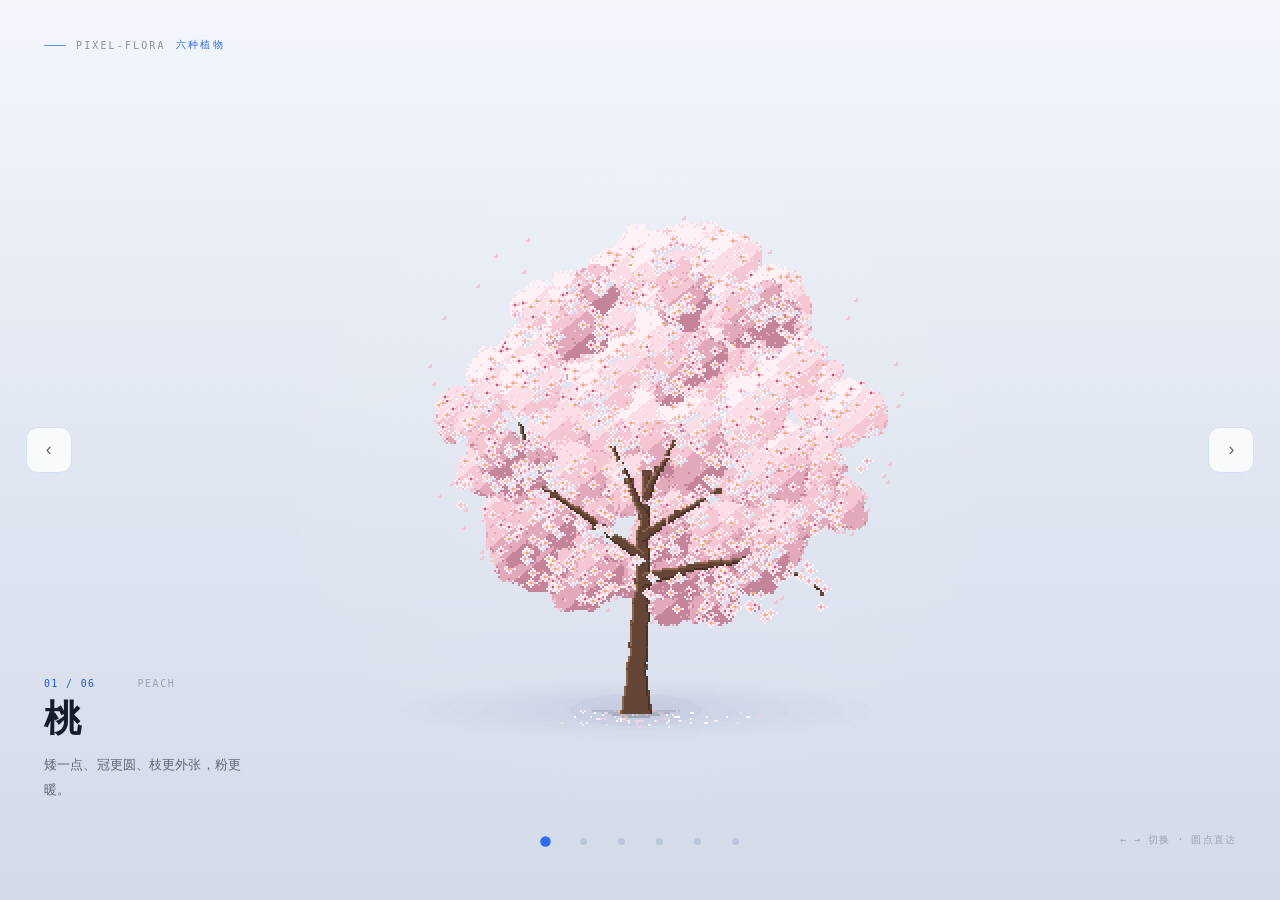
<file: showpages/liyue-pixel-plants/demo.html>
<!doctype html>
<html lang="zh-CN">
<head>
<meta charset="utf-8" />
<meta name="viewport" content="width=device-width,initial-scale=1" />
<title>pixel-flora · 六种植物</title>
<style>
  :root{
    --ink:#161C28; --ink2:#5F6570; --ink3:#8A919F; --ink4:#9AA3B2;
    --accent:#2F6BEE; --accent-deep:#2359D6; --line:#D3E0F5; --soft:#DCE9FF;
    --font:"Noto Sans SC","PingFang SC","Microsoft YaHei",system-ui,sans-serif;
    --mono:"SF Mono",ui-monospace,"Cascadia Mono",Consolas,monospace;
    --ease:cubic-bezier(.22,.61,.36,1);
  }
  *{box-sizing:border-box}
  html,body{height:100%;margin:0}
  body{
    background:#F5F5FF;color:var(--ink);font-family:var(--font);
    overflow:hidden;-webkit-font-smoothing:antialiased;text-rendering:optimizeLegibility;
  }

  #stage{position:fixed;inset:0;opacity:1;transition:opacity .42s var(--ease)}
  #stage.is-out{opacity:0}

  .ui{position:fixed;inset:0;pointer-events:none;z-index:5}

  /* 左上角眉标 */
  .kicker{
    position:absolute;left:clamp(18px,4vw,44px);top:clamp(16px,3.6vw,38px);
    display:flex;align-items:center;gap:10px;
    font-family:var(--mono);font-size:.62rem;letter-spacing:.22em;text-transform:uppercase;
    color:var(--ink3);
  }
  .kicker i{width:22px;height:1px;background:var(--accent);opacity:.7}
  .kicker b{font-weight:500;color:var(--accent);letter-spacing:.24em}

  /* 左下角说明 */
  .caption{
    position:absolute;left:clamp(18px,4vw,44px);bottom:clamp(84px,9vh,110px);
    max-width:min(380px,66vw);
    transition:opacity .3s var(--ease),transform .3s var(--ease);
  }
  .caption.is-out{opacity:0;transform:translateY(8px)}
  .cap-meta{
    display:flex;align-items:center;gap:12px;
    font-family:var(--mono);font-size:.62rem;letter-spacing:.16em;text-transform:uppercase;
    color:var(--ink4);
  }
  .cap-meta span:first-child{color:var(--accent-deep);letter-spacing:.14em}
  .cap-meta em{font-style:normal;width:18px;height:1px;background:var(--line)}
  .cap-cn{
    margin:8px 0 0;font-size:clamp(1.7rem,4.4vw,2.3rem);line-height:1.2;
    font-weight:700;letter-spacing:-.035em;
  }
  .cap-note{
    margin-top:10px;font-size:.84rem;line-height:1.9;color:var(--ink2);
    max-width:24ch;letter-spacing:.01em;
  }

  /* 左右切换 */
  .nav{
    position:absolute;top:50%;transform:translateY(-50%);
    width:46px;height:46px;display:grid;place-items:center;
    border:1px solid var(--line);border-radius:12px;
    background:rgba(255,255,255,.78);backdrop-filter:blur(10px);
    color:var(--ink2);font-size:1.1rem;line-height:1;cursor:pointer;
    transition:color .28s var(--ease),border-color .28s var(--ease),background .28s var(--ease),transform .28s var(--ease);
    pointer-events:auto;
  }
  .nav:hover{color:var(--accent-deep);border-color:var(--accent);background:#fff}
  .nav:active{transform:translateY(-50%) scale(.96)}
  .nav:focus-visible{outline:2px solid var(--accent);outline-offset:3px}
  .prev{left:clamp(8px,2vw,26px)}
  .next{right:clamp(8px,2vw,26px)}

  /* 圆点 */
  .dots{
    position:absolute;left:50%;bottom:clamp(26px,4.6vh,42px);transform:translateX(-50%);
    display:flex;align-items:center;gap:4px;pointer-events:auto;
  }
  .dot{
    width:34px;height:34px;display:grid;place-items:center;
    border:0;background:none;cursor:pointer;padding:0;border-radius:50%;
  }
  .dot:focus-visible{outline:2px solid var(--accent);outline-offset:1px}
  .dot i{
    display:block;width:7px;height:7px;border-radius:50%;
    background:#B9C6DD;transition:background .3s var(--ease),transform .3s var(--ease);
  }
  .dot:hover i{background:var(--accent-deep)}
  .dot.on i{background:var(--accent);transform:scale(1.5)}

  .hint{
    position:absolute;right:clamp(18px,4vw,44px);bottom:clamp(30px,4.8vh,44px);
    font-family:var(--mono);font-size:.6rem;letter-spacing:.12em;color:var(--ink4);
  }

  @media (max-width:720px){
    .kicker{font-size:.56rem;letter-spacing:.18em}
    .nav{width:40px;height:40px;border-radius:10px}
    .cap-note{display:none}
    .hint{display:none}
    .dots{bottom:26px}
  }
  @media (prefers-reduced-motion:reduce){
    #stage,.caption,.dot i{transition:none}
  }
</style>
</head>
<body>
<div id="stage"></div>

<div class="ui">
  <div class="kicker"><i></i><span>pixel-flora</span><b>六种植物</b></div>

  <div class="caption" id="caption">
    <div class="cap-meta"><span id="capNo">01 / 06</span><em></em><span id="capEn">peach</span></div>
    <h1 class="cap-cn" id="capCn">桃</h1>
    <p class="cap-note" id="capNote">矮一点、冠更圆、枝更外张，粉更暖。</p>
  </div>

  <button class="nav prev" id="prev" type="button" aria-label="上一株">‹</button>
  <button class="nav next" id="next" type="button" aria-label="下一株">›</button>

  <div class="dots" id="dots" role="tablist" aria-label="切换植物"></div>
  <p class="hint">← → 切换 · 圆点直达</p>
</div>

<script src="pixel-flora.js"></script>
<script>
(function () {
  "use strict";

  /* 桃排第一 */
  var SLIDES = [
    { k: "peach",  cn: "桃",   note: "矮一点、冠更圆、枝更外张，粉更暖。" },
    { k: "cherry", cn: "樱",   note: "更矮更宽，粉近白，落得最勤。" },
    { k: "pear",   cn: "梨",   note: "高干、竖椭圆冠，花开得干净。" },
    { k: "ginkgo", cn: "银杏", note: "高直干，上尖下宽，金叶压满枝。" },
    { k: "bush",   cn: "灌木", note: "没有干，贴地长成一丛绿。" },
    { k: "pine",   cn: "松",   note: "瘦高锥冠，墨绿针叶，风里最稳。" }
  ];

  var stage = document.getElementById("stage");
  var caption = document.getElementById("caption");
  var capNo = document.getElementById("capNo");
  var capEn = document.getElementById("capEn");
  var capCn = document.getElementById("capCn");
  var capNote = document.getElementById("capNote");
  var dotsEl = document.getElementById("dots");

  var idx = 0;
  var cur = null;
  var busy = false;

  /* 支持 ?p=cherry 直达某株 */
  var q = new URLSearchParams(location.search);
  var start = q.get("p");
  if (start) {
    for (var i = 0; i < SLIDES.length; i++) {
      if (SLIDES[i].k === start) { idx = i; break; }
    }
  }

  /* 圆点 */
  SLIDES.forEach(function (s, n) {
    var b = document.createElement("button");
    b.className = "dot";
    b.type = "button";
    b.setAttribute("role", "tab");
    b.setAttribute("aria-label", s.cn);
    b.innerHTML = "<i></i>";
    b.addEventListener("click", function (e) { e.stopPropagation(); go(n); });
    dotsEl.appendChild(b);
  });
  var dots = [].slice.call(dotsEl.children);

  function paint(idx) {
    var s = SLIDES[idx];
    capNo.textContent = ("0" + (idx + 1)).slice(-2) + " / " + ("0" + SLIDES.length).slice(-2);
    capEn.textContent = s.k;
    capCn.textContent = s.cn;
    capNote.textContent = s.note;
    dots.forEach(function (d, n) {
      d.classList.toggle("on", n === idx);
      d.setAttribute("aria-selected", n === idx ? "true" : "false");
    });
  }

  function mount(idx) {
    if (cur) { try { cur.stop(); } catch (e) {} cur = null; }
    stage.innerHTML = "";
    cur = PF.mount(stage, { name: SLIDES[idx].k, strength: 0.92, gusts: 0.8 });
  }

  function go(next, first) {
    next = (next + SLIDES.length) % SLIDES.length;
    if (!first && next === idx) return;
    if (busy) return;

    if (first) { idx = next; paint(idx); mount(idx); return; }

    busy = true;
    stage.classList.add("is-out");
    caption.classList.add("is-out");
    setTimeout(function () {
      idx = next;
      paint(idx);
      mount(idx);
      requestAnimationFrame(function () {
        stage.classList.remove("is-out");
        caption.classList.remove("is-out");
        setTimeout(function () { busy = false; }, 380);
      });
    }, 400);
  }

  document.getElementById("prev").addEventListener("click", function () { go(idx - 1); });
  document.getElementById("next").addEventListener("click", function () { go(idx + 1); });

  document.addEventListener("keydown", function (e) {
    if (e.key === "ArrowLeft") { e.preventDefault(); go(idx - 1); }
    if (e.key === "ArrowRight") { e.preventDefault(); go(idx + 1); }
  });

  /* 触屏左右滑 */
  var sx = 0, sy = 0, tracking = false;
  stage.addEventListener("pointerdown", function (e) {
    tracking = true; sx = e.clientX; sy = e.clientY;
  });
  window.addEventListener("pointerup", function (e) {
    if (!tracking) return;
    tracking = false;
    var dx = e.clientX - sx, dy = e.clientY - sy;
    if (Math.abs(dx) > 48 && Math.abs(dx) > Math.abs(dy)) go(dx < 0 ? idx + 1 : idx - 1);
  });

  go(idx, true);
})();
</script>
</body>
</html>
</file>
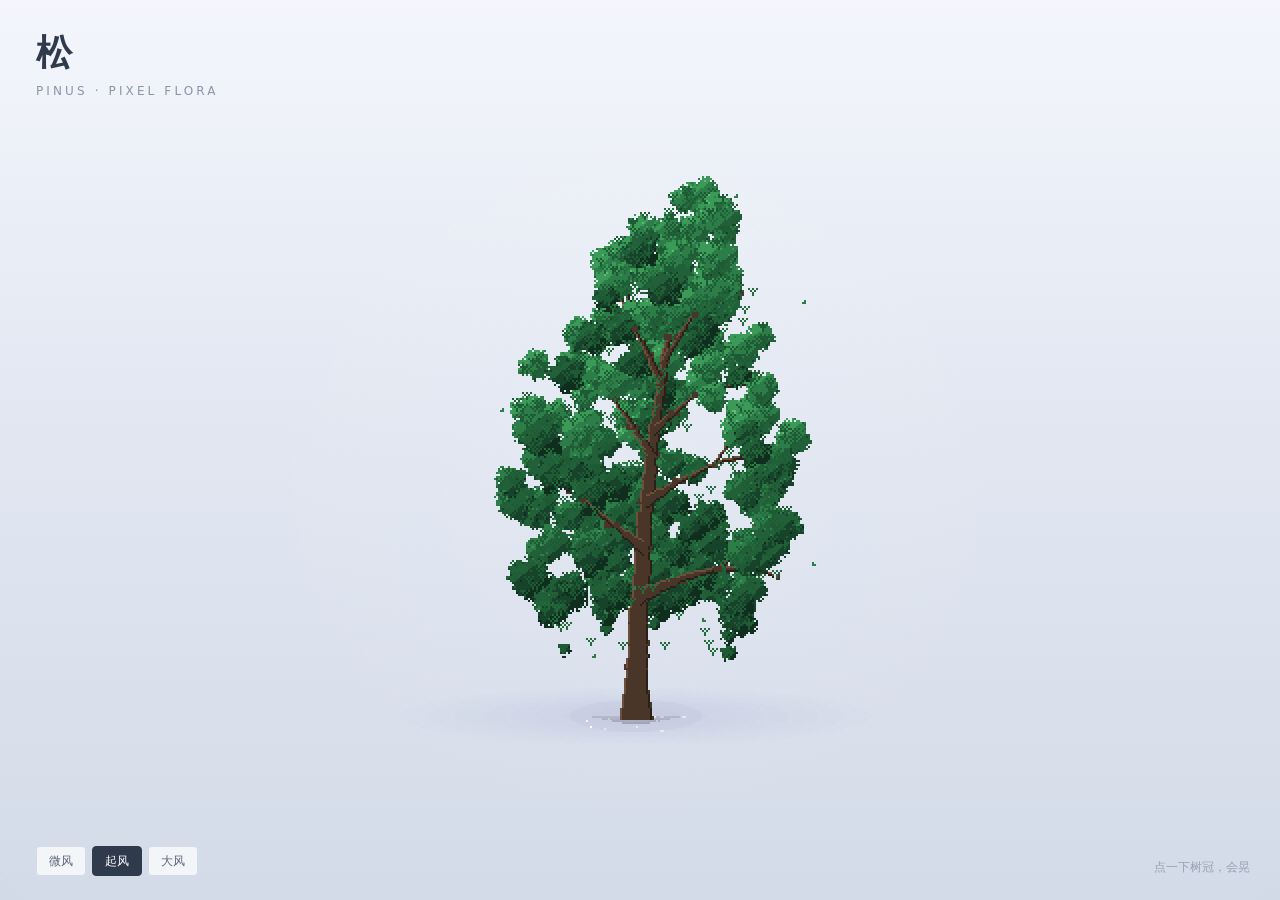
<file: showpages/liyue-pixel-plants/pine.html>
<!doctype html>
<html lang="zh-CN">
<head>
<meta charset="utf-8" />
<meta name="viewport" content="width=device-width, initial-scale=1" />
<title>松 · pixel-flora</title>
<style>
  html,body{margin:0;height:100%;overflow:hidden;background:#EEF2FA;
    font:14px/1.5 "Noto Sans SC","PingFang SC","Microsoft YaHei",system-ui,sans-serif;color:#3d4657}
  #stage{position:fixed;inset:0}
  .mast{position:fixed;left:36px;top:26px;z-index:5;pointer-events:none}
  .mast h1{margin:0;font-size:36px;font-weight:600;letter-spacing:.2em;color:#2f3b4d}
  .mast p{margin:2px 0 0;font-size:12px;letter-spacing:.26em;color:#8a95a8;text-transform:uppercase}
  .hint{position:fixed;right:30px;bottom:24px;z-index:5;font-size:12px;color:#98a2b4;pointer-events:none}
  .wind{position:fixed;left:36px;bottom:24px;z-index:5;display:flex;gap:6px}
  .wind button{font:inherit;font-size:12px;padding:5px 12px;border:1px solid #d4dce9;
    background:rgba(255,255,255,.72);color:#5b6478;border-radius:4px;cursor:pointer}
  .wind button:hover{background:#fff;border-color:#9fb2cf}
  .wind button.on{background:#2f3b4d;color:#fff;border-color:#2f3b4d}
</style>
</head>
<body>
<div id="stage"></div>
<div class="mast"><h1>松</h1><p>Pinus · pixel flora</p></div>
<div class="wind">
  <button data-w="0.35">微风</button>
  <button data-w="1" class="on">起风</button>
  <button data-w="2.2">大风</button>
</div>
<div class="hint">点一下树冠，会晃</div>
<script src="pixel-flora.js"></script>
<script>
  var api = PF.mount(document.getElementById("stage"), { name: "pine", strength: 1, gusts: 0.85 });
  var cv = api.canvas, plant = api.plant;
  cv.style.cursor = "pointer";
  cv.addEventListener("pointerdown", function (e) {
    var r = cv.getBoundingClientRect();
    api.shake((e.clientX - r.left) / r.width * plant.scW,
              (e.clientY - r.top) / r.height * plant.scH);
  });
  Array.prototype.forEach.call(document.querySelectorAll(".wind button"), function (b) {
    b.addEventListener("click", function () {
      Array.prototype.forEach.call(document.querySelectorAll(".wind button"), function (x) { x.classList.remove("on"); });
      b.classList.add("on");
      plant.wind.set({ direction: 1, strength: +b.getAttribute("data-w"), gusts: 0.85 });
    });
  });
</script>
</body>
</html>
</file>
<file: assets/css/home.css>
/* 首页样式：令牌 / 版式 / 三卡与 HUD / 作品预览 / 响应式
   与 index.html 同源，改配色先动这里；页面级没有第二层覆盖。 */

:root{
  --bg:#F8FAFE; --surface:#fff; --surface-2:#F2F6FD;
  --ink:#161C28; --ink-2:#5F6570; --ink-3:#8A919F; --ink-4:#9AA3B2;
  --line:#D8E3F5; --line-2:#C3D8F7;
  --blue:#2F6BEE; --blue-deep:#2359D6; --blue-soft:#DCE9FF;
  --ease:cubic-bezier(.22,.61,.36,1);
  --sans:"Noto Sans SC","PingFang SC","Microsoft YaHei","HarmonyOS Sans SC",system-ui,-apple-system,"Segoe UI",sans-serif;
  --mono:"SF Mono","JetBrains Mono","Cascadia Code",ui-monospace,Consolas,monospace;
  --pad:clamp(20px,4.2vw,60px);
  --sh-1:0 2px 8px -3px rgba(47,107,238,.14);
  --sh-2:0 10px 28px -12px rgba(47,107,238,.26);
}

*{margin:0;padding:0;box-sizing:border-box}
html{-webkit-text-size-adjust:100%;scroll-behavior:smooth}
body{
  background:var(--bg); color:var(--ink);
  font-family:var(--sans); font-size:16px; line-height:1.75;
  -webkit-font-smoothing:antialiased; -moz-osx-font-smoothing:grayscale;
  overflow-x:hidden;
}
img{display:block;max-width:100%}
a{color:inherit;text-decoration:none}
::selection{background:var(--blue-soft);color:var(--blue-deep)}
:focus-visible{outline:2px solid var(--blue);outline-offset:3px;border-radius:4px}

.wrap{max-width:1240px;margin:0 auto;padding-inline:var(--pad);position:relative}

/* ───────────── nav ───────────── */
.nav{
  position:fixed;inset:0 0 auto 0;z-index:90;
  height:78px;display:flex;align-items:center;justify-content:space-between;gap:28px;
  padding-inline:var(--pad);
  transition:height .45s var(--ease),background .45s var(--ease),border-color .45s var(--ease),backdrop-filter .45s;
  border-bottom:1px solid transparent;
}
.nav.on{
  height:64px;
  background:rgba(248,250,254,.74);
  backdrop-filter:blur(18px) saturate(1.25);
  -webkit-backdrop-filter:blur(18px) saturate(1.25);
  border-bottom-color:var(--line);
}
.brand{display:flex;align-items:center;gap:12px;flex-shrink:0}
.brand img{height:30px;width:auto;transition:height .45s var(--ease)}
.nav.on .brand img{height:26px}
.who{display:flex;flex-direction:column;gap:2px;line-height:1.1;padding-left:12px;border-left:1px solid var(--line)}
.brand b{font-size:.82rem;font-weight:600;letter-spacing:-.01em;color:var(--ink)}
.who i{
  font-style:normal;font-family:var(--mono);font-size:.58rem;letter-spacing:.14em;
  text-transform:uppercase;color:var(--ink-4);
}

.gh{
  display:grid;place-items:center;width:32px;height:32px;border-radius:50%;
  color:var(--ink-3);border:1px solid transparent;
  transition:color .24s var(--ease),background .24s var(--ease),
             border-color .24s var(--ease),box-shadow .24s var(--ease);
}
.gh svg{width:16px;height:16px}
.gh:hover,.gh:focus-visible{color:var(--blue-deep);background:#fff;border-color:var(--line);box-shadow:var(--sh-1)}

.links{display:flex;align-items:center;gap:30px}
.links a{
  position:relative;display:flex;flex-direction:column;align-items:center;gap:3px;
  padding-block:6px;transition:color .24s var(--ease);
}
.links a b{font-weight:500;font-size:.8rem;letter-spacing:.02em;color:var(--ink-2);transition:color .24s var(--ease)}
.links a i{
  font-style:normal;font-family:var(--mono);font-size:.57rem;letter-spacing:.06em;
  color:var(--ink-4);transition:color .24s var(--ease);
}
.links a::after{
  content:"";position:absolute;left:0;right:100%;bottom:0;height:1px;
  background:var(--blue);transition:right .4s var(--ease);
}
.links a:hover b{color:var(--ink)}
.links a:hover i{color:var(--blue)}
.links a:hover::after{right:0}

.status{display:flex;align-items:center;gap:18px;flex-shrink:0}
.pill{
  display:inline-flex;align-items:center;gap:7px;
  height:28px;padding:0 12px;border-radius:999px;
  background:#fff;border:1px solid var(--line);
  font-size:.68rem;letter-spacing:.1em;text-transform:uppercase;color:var(--ink-2);
  white-space:nowrap;
}
.dot{width:6px;height:6px;border-radius:50%;background:var(--blue);position:relative}
.dot::after{
  content:"";position:absolute;inset:-4px;border-radius:50%;
  border:1px solid rgba(47,107,238,.45);animation:pulse 2.6s var(--ease) infinite;
}
@keyframes pulse{0%{transform:scale(.6);opacity:.9}70%{transform:scale(1.35);opacity:0}100%{opacity:0}}
.clock{font-family:var(--mono);font-size:.72rem;letter-spacing:.08em;color:var(--ink-3);white-space:nowrap}
.clock span{color:var(--ink-4);margin-left:5px}

/* ───────────── hero ───────────── */
.hero{position:relative;min-height:100vh;display:flex;flex-direction:column;justify-content:center;
  padding:150px 0 70px;overflow:hidden}
.hero::before{
  content:"";position:absolute;inset:-10% -10% 0;
  background-image:
    linear-gradient(to right,rgba(47,107,238,.055) 1px,transparent 1px),
    linear-gradient(to bottom,rgba(47,107,238,.055) 1px,transparent 1px);
  background-size:76px 76px;
  -webkit-mask-image:radial-gradient(118% 84% at 56% 34%,#000 0%,rgba(0,0,0,.45) 58%,transparent 80%);
  mask-image:radial-gradient(118% 84% at 56% 34%,#000 0%,rgba(0,0,0,.45) 58%,transparent 80%);
  pointer-events:none;
}
.hero .wrap{width:100%;z-index:2}

/* 首屏液体层：每个液团先预渲染成一张精灵（本体 / 高光 / 阴影三层叠好），
   之后每帧只做位移、旋转、压扁，画布可以开到高分辨率也不费性能；
   指针附近会让液面推开、带一点拖拽的旋转，像手指划过水。 */
.hero-fluid{
  position:absolute;inset:0;z-index:0;pointer-events:none;overflow:hidden;
  -webkit-mask-image:
    linear-gradient(180deg,transparent 0%,rgba(0,0,0,.35) 9%,#000 26%,#000 62%,rgba(0,0,0,.4) 82%,transparent 100%);
  mask-image:
    linear-gradient(180deg,transparent 0%,rgba(0,0,0,.35) 9%,#000 26%,#000 62%,rgba(0,0,0,.4) 82%,transparent 100%);
}
.hero-fluid canvas{
  display:block;width:100%;height:100%!important;
}
.hero::before{z-index:1}

.eyebrow{
  display:flex;align-items:center;gap:14px;
  font-family:var(--mono);font-size:.68rem;letter-spacing:.22em;text-transform:uppercase;color:var(--ink-3);
  margin-bottom:34px;
}
.eyebrow::before{content:"";width:34px;height:1px;background:var(--line-2);display:block}
.eyebrow.cn{font-family:var(--sans);letter-spacing:.05em;text-transform:none;font-size:.82rem;color:var(--ink-2)}

h1{
  font-size:clamp(2.15rem,5.4vw,4.5rem);line-height:1.06;letter-spacing:-.038em;font-weight:800;
  max-width:none;
}
h1 .w{display:inline-block;opacity:0;transform:translateY(22px);
  animation:rise .95s var(--ease) forwards;animation-delay:calc(.12s + var(--i)*.075s)}
@keyframes rise{to{opacity:1;transform:none}}
h1 .accent{color:var(--blue-deep)}

.hero-zh{
  margin-top:20px;font-size:1.06rem;letter-spacing:.03em;color:var(--ink-2);
  opacity:0;animation:rise .95s var(--ease) .95s forwards;
}
.lede{
  margin-top:26px;max-width:45ch;font-size:.95rem;line-height:1.95;color:var(--ink-2);
  opacity:0;animation:rise 1s var(--ease) 1.1s forwards;
}
.lede b{font-weight:600;color:var(--ink);border-bottom:1px solid var(--line-2)}

.stats{
  display:flex;flex-wrap:wrap;margin-top:48px;
  border-top:1px solid var(--line);padding-top:18px;max-width:620px;
  opacity:0;animation:rise 1s var(--ease) 1.3s forwards;
}
.stats > span{
  display:flex;align-items:baseline;gap:8px;
  font-size:.76rem;color:var(--ink-3);letter-spacing:.04em;
  padding-right:26px;margin-right:26px;border-right:1px solid var(--line);
}
.stats > span:last-child{border-right:0;padding-right:0;margin-right:0}
.stats b{font-family:var(--mono);font-size:1.28rem;font-weight:500;color:var(--ink);letter-spacing:-.04em}
.stats > a{
  display:inline-flex;align-items:center;gap:7px;
  font-size:.78rem;color:var(--ink-2);letter-spacing:.02em;
  padding-right:26px;margin-right:26px;border-right:1px solid var(--line);
  transition:color .25s var(--ease);
}
.stats > a:last-child{border-right:0;padding-right:0;margin-right:0}
.stats > a svg{width:11px;height:11px;color:var(--ink-4);transition:transform .3s var(--ease),color .25s var(--ease)}
.stats > a:hover{color:var(--blue-deep)}
.stats > a:hover svg{transform:translateY(2px);color:var(--blue)}

/* hero 主项目入口 */
.hero-cta-row{
  display:flex;justify-content:flex-start;margin-top:20px;
  opacity:0;animation:rise 1s var(--ease) 1.45s forwards;
}
.hero-cta{
  display:inline-flex;align-items:center;gap:11px;
  padding:10px 18px 10px 15px;border-radius:999px;
  border:1px solid var(--line-2);
  background:rgba(255,255,255,.62);
  -webkit-backdrop-filter:blur(12px) saturate(1.2);backdrop-filter:blur(12px) saturate(1.2);
  color:var(--ink);
  transition:border-color .3s var(--ease),box-shadow .3s var(--ease),transform .3s var(--ease),background .3s var(--ease);
}
.hero-cta-mark{width:13px;height:20px;flex:none;color:var(--blue)}
.hero-cta-name{font-size:.9rem;font-weight:650;letter-spacing:-.005em}
.hero-cta-arrow{width:14px;height:14px;flex:none;color:var(--ink-4);transition:transform .3s var(--ease),color .3s var(--ease)}
.hero-cta:hover{border-color:var(--blue);background:#fff;box-shadow:0 12px 28px -18px rgba(47,107,238,.6);transform:translateY(-1px)}
.hero-cta:hover .hero-cta-arrow{transform:translateX(3px);color:var(--blue)}
.hero-cta:focus-visible{outline:2px solid var(--blue);outline-offset:3px}

/* hero 索引 */
.hero-index{
  position:absolute;right:0;bottom:4px;
  display:flex;flex-direction:column;gap:0;text-align:right;
  border-top:1px solid var(--line);padding-top:10px;min-width:210px;
  opacity:0;animation:rise 1s var(--ease) 1.45s forwards;
}
.hero-index .lbl{
  font-family:var(--mono);font-size:.58rem;letter-spacing:.2em;text-transform:uppercase;
  color:var(--ink-4);margin-bottom:6px;
}
.hero-index a{
  display:flex;align-items:center;justify-content:flex-end;gap:14px;
  padding:8px 0;font-size:.78rem;color:var(--ink-3);
  transition:color .3s var(--ease);
}
.hero-index a b{
  font-family:var(--mono);font-weight:400;font-size:.62rem;letter-spacing:.14em;
  color:var(--ink-4);transition:color .3s var(--ease);
}
.hero-index a:hover{color:var(--ink)}
.hero-index a:hover b{color:var(--blue)}

.scrollcue{
  position:absolute;left:var(--pad);bottom:34px;z-index:2;
  display:flex;align-items:center;gap:12px;
  font-family:var(--mono);font-size:.66rem;letter-spacing:.24em;color:var(--ink-4);
}
.scrollcue i{display:block;width:1px;height:38px;background:linear-gradient(var(--line-2),transparent);position:relative;overflow:hidden}
.scrollcue i::after{content:"";position:absolute;inset:0;background:var(--blue);animation:drop 2.4s var(--ease) infinite}
@keyframes drop{0%{transform:translateY(-100%)}55%,100%{transform:translateY(100%)}}

/* ───────────── sections ───────────── */
.section{padding-block:96px 12px;scroll-margin-top:70px}
.sec-head{
  display:flex;align-items:baseline;gap:16px;
  border-top:1px solid var(--line);padding-top:20px;margin-bottom:52px;
}
.sec-head .num{font-family:var(--mono);font-size:.68rem;letter-spacing:.16em;color:var(--ink-4)}
.sec-head h2{font-size:1rem;font-weight:600;letter-spacing:-.012em}
.sec-head .aside{margin-left:auto;font-size:.76rem;color:var(--ink-3);letter-spacing:.05em}

/* ───────────── work ───────────── */
.card{
  position:relative;display:block;
  background:var(--surface);border:1px solid var(--line);border-radius:16px;overflow:hidden;
  box-shadow:var(--sh-1);
  transition:transform .45s var(--ease),box-shadow .45s var(--ease),border-color .35s var(--ease);
}
.card:hover{transform:translateY(-4px);box-shadow:var(--sh-2);border-color:var(--line-2)}

.card--wide{display:grid;grid-template-columns:1.15fr 1fr;min-height:540px}

.preview{
  position:relative;overflow:hidden;
  background:linear-gradient(155deg,#FFFFFF,#EEF4FE 55%,#DCE9FF);
  border-right:1px solid var(--line);
  isolation:isolate;
}
.preview iframe{
  position:absolute;inset:0;width:100%;height:100%;border:0;display:block;
  opacity:0;transition:opacity .9s var(--ease);background:#0A1330;
  pointer-events:none; /* 预览纯展示：让滚轮事件留给整页翻屏 */
}
.preview.ready iframe{opacity:1}
.preview.ready .cover{opacity:0;visibility:hidden}

.cover{
  position:absolute;inset:0;z-index:2;
  display:grid;place-content:center;justify-items:center;gap:8px;text-align:center;
  background:radial-gradient(115% 95% at 50% 26%,#F6F9FF,#DCE9FF 62%,#C7DAFA);
  transition:opacity .8s var(--ease),visibility .8s;
}
.cover strong{font-family:var(--mono);font-size:.72rem;letter-spacing:.26em;text-transform:uppercase;color:var(--blue-deep)}
.cover em{font-style:normal;font-size:.7rem;letter-spacing:.14em;color:var(--ink-2);opacity:.75}

.idxrow{display:flex;align-items:center;justify-content:space-between;gap:14px}
.idx{font-family:var(--mono);font-size:.66rem;letter-spacing:.18em;color:var(--blue-deep);text-transform:uppercase}
.state{
  display:inline-flex;align-items:center;gap:6px;flex-shrink:0;
  font-family:var(--mono);font-size:.58rem;letter-spacing:.16em;text-transform:uppercase;color:var(--ink-3);
}
.state i{width:5px;height:5px;border-radius:50%;background:#22C55E}
.state.soon i{background:var(--ink-4)}

.info{padding:40px 40px 34px;display:flex;flex-direction:column;gap:14px}
h3{font-size:1.62rem;line-height:1.25;font-weight:700;letter-spacing:-.032em}
.sub{font-size:.72rem;letter-spacing:.07em;color:var(--ink-3);font-family:var(--mono);text-transform:uppercase}
.en{font-size:.95rem;line-height:1.7;color:var(--ink);max-width:34ch}
.zh{font-size:.86rem;line-height:1.95;color:var(--ink-2);max-width:36ch}

.tags{display:flex;flex-wrap:wrap;gap:7px;margin-top:6px}
.tag{
  padding:4px 11px;border-radius:999px;background:var(--surface-2);
  font-size:.7rem;letter-spacing:.04em;color:var(--ink-2);
  transition:background .28s var(--ease),color .28s var(--ease);
}
.card:hover .tag{background:#fff;color:var(--blue-deep)}

.src{
  display:inline-flex;align-items:center;gap:7px;margin-top:2px;width:max-content;
  font-family:var(--mono);font-size:.62rem;letter-spacing:.04em;color:var(--ink-4);
  transition:color .25s var(--ease);
}
.src svg{width:12px;height:12px;flex:none}
.src:hover{color:var(--blue-deep)}

.open{
  display:inline-flex;align-items:center;gap:9px;margin-top:auto;padding-top:18px;
  font-size:.78rem;letter-spacing:.06em;color:var(--blue-deep);font-weight:600;
}
.open svg{width:14px;height:14px;transition:transform .35s var(--ease)}
.card:hover .open svg{transform:translate(3px,-3px)}

.grid2{display:grid;grid-template-columns:1fr 1fr;gap:22px;margin-top:22px}
.card--small{display:flex;flex-direction:column}
.preview--sm{aspect-ratio:4/3;border-right:0;border-bottom:1px solid var(--line)}
.info--sm{padding:26px 28px 26px;gap:11px;flex:1}
.info--sm h3{font-size:1.34rem}
.info--sm .en{font-size:.9rem;max-width:38ch}

/* ───────────── about ───────────── */
.about{display:grid;grid-template-columns:1fr 1.04fr;gap:clamp(32px,6vw,80px);align-items:start}
.about-lead h2{
  font-size:clamp(1.6rem,2.9vw,2.35rem);line-height:1.28;letter-spacing:-.038em;font-weight:700;max-width:17ch;
}
.about-lead h2 em{font-style:normal;color:var(--blue-deep)}
.about-lead p{margin-top:26px;font-size:.9rem;line-height:2;color:var(--ink-2);max-width:38ch}
.about-lead .sign{margin-top:36px;width:186px;opacity:.82;mix-blend-mode:multiply}

.principles{border-top:1px solid var(--line)}
.principles li{
  display:grid;grid-template-columns:44px 1fr;gap:16px;
  padding:24px 0;border-bottom:1px solid var(--line);
  list-style:none;
}
.principles .n{font-family:var(--mono);font-size:.66rem;letter-spacing:.12em;color:var(--ink-4);padding-top:5px}
.principles h4{font-size:.96rem;font-weight:600;letter-spacing:-.01em;margin-bottom:6px}
.principles p{font-size:.82rem;line-height:1.9;color:var(--ink-2);max-width:40ch}

.stack{display:flex;flex-wrap:wrap;gap:8px;margin-top:34px}
.chip{
  display:inline-flex;align-items:center;gap:6px;padding:6px 13px;border-radius:999px;
  background:#fff;border:1px solid var(--line);font-size:.72rem;color:var(--ink-2);letter-spacing:.02em;
}
.chip i{width:5px;height:5px;border-radius:50%;background:var(--blue);opacity:.6}

/* ───────────── design system (open source) ───────────── */
.skill-card{
  display:grid;grid-template-columns:1.05fr .95fr;gap:clamp(26px,4vw,56px);
  background:var(--surface);border:1px solid var(--line);border-radius:18px;
  padding:clamp(26px,4vw,50px);box-shadow:var(--sh-1);
}
.skill-copy{display:flex;flex-direction:column;gap:13px;min-width:0}
.skill-copy .idxrow{justify-content:flex-start;gap:14px}
.skill-copy .en{max-width:44ch}
.clone{
  margin-top:4px;padding:11px 14px;border-radius:10px;
  background:var(--surface-2);border:1px solid var(--line);
  font-family:var(--mono);font-size:.71rem;color:var(--ink-2);
  overflow-x:auto;white-space:nowrap;letter-spacing:-.01em;
}
.skill-tokens{display:flex;flex-direction:column;gap:12px;min-width:0}
.skill-tokens .lbl{
  font-family:var(--mono);font-size:.58rem;letter-spacing:.18em;
  text-transform:uppercase;color:var(--ink-4);
}
.tok-grid{display:grid;grid-template-columns:repeat(3,1fr);gap:10px}
.tok{display:flex;flex-direction:column;gap:6px}
.sw{display:block;height:44px;border-radius:9px;border:1px solid var(--line)}
.tok b{font-family:var(--mono);font-size:.65rem;font-weight:600;letter-spacing:.02em;color:var(--ink)}
.tok span{font-size:.68rem;color:var(--ink-3)}
.tok-note{
  margin-top:2px;font-family:var(--mono);font-size:.61rem;letter-spacing:.04em;
  color:var(--ink-4);line-height:1.9;
}
.skill-links{display:flex;flex-wrap:wrap;align-items:center;gap:14px 22px;margin-top:auto;padding-top:8px}
.skill-links .open{margin-top:0;padding-top:0}
.open.alt{color:var(--ink-2)}
.open.alt:hover{color:var(--blue-deep)}
.dl{
  display:inline-flex;align-items:center;gap:9px;
  padding:9px 16px;border-radius:9px;
  font-size:.78rem;font-weight:600;letter-spacing:.04em;color:var(--blue-deep);
  background:var(--surface-2);border:1px solid var(--line-2);
  transition:background .25s var(--ease),border-color .25s var(--ease),color .25s var(--ease),box-shadow .25s var(--ease);
}
.dl svg{width:14px;height:14px}
.dl:hover{background:var(--blue-soft);border-color:var(--blue);color:var(--blue-deep);box-shadow:var(--sh-1)}

/* 主推项目 · LyLaunch 截图轮播 */
.ly-title{display:flex;align-items:center;gap:10px}
.ly-mark{width:20px;height:30px;flex:none;display:block;transform:translateY(-1px)}
.ly-car{display:flex;flex-direction:column;gap:10px;min-width:0}
.ly-stage{
  position:relative;height:clamp(302px,25vw,336px);max-width:560px;
  border:1px solid var(--line);border-radius:14px;overflow:hidden;
  background:#fff;box-shadow:var(--sh-1);cursor:pointer;
  transition:border-color .3s var(--ease),box-shadow .3s var(--ease);
}
.ly-stage:hover{border-color:var(--line-2);box-shadow:var(--sh-2)}
.ly-stage:focus-visible{outline:2px solid var(--blue);outline-offset:3px}
.ly-shot{
  position:absolute;inset:0;display:grid;place-items:center;
  opacity:0;pointer-events:none;
  transition:opacity .34s var(--ease);
}
.ly-shot.on{opacity:1}
.ly-shot img{max-width:100%;max-height:100%;object-fit:contain}
@media(max-width:560px){ .ly-stage{height:300px} }

/* ───── LyLaunch 主推区块（专属版式，不复用 skill-card） ───── */
.ly-sec{padding-block:92px 12px}
.ly-block{
  position:relative;overflow:hidden;
  display:grid;grid-template-columns:.86fr 1.14fr;
  column-gap:clamp(30px,4.2vw,64px);row-gap:36px;align-items:center;
  padding:clamp(28px,4.4vw,54px);border-radius:24px;
  border:1px solid #DCE7F9;
  background:
    radial-gradient(120% 92% at 88% -12%, rgba(47,107,238,.10), transparent 62%),
    linear-gradient(168deg,#FDFEFF 0%,#F4F8FF 52%,#EDF4FF 100%);
  box-shadow:0 26px 64px -40px rgba(35,89,214,.30), inset 0 1px 0 rgba(255,255,255,.9);
}
.ly-info{display:flex;flex-direction:column;min-width:0}
.ly-kicker{display:flex;align-items:center;gap:10px;
  font-family:var(--mono);font-size:.6rem;letter-spacing:.16em;text-transform:uppercase;color:var(--ink-4)}
.ly-kicker .ly-num{color:var(--blue-deep)}
.ly-kicker .ly-dash{width:16px;height:1px;background:var(--line-2)}
.ly-kicker .ly-flag{margin-left:auto;display:inline-flex;align-items:center;gap:6px;
  padding:4px 9px;border-radius:99px;background:#fff;border:1px solid var(--line);
  font-size:.56rem;letter-spacing:.12em;color:var(--ink-3)}
.ly-kicker .ly-flag i{width:5px;height:5px;border-radius:50%;background:#22C55E}

/* 标题区（logo + 轻启 + LyLaunch + 一句话）整体是通往项目主页的链接 */
.ly-head{display:block;color:inherit;text-decoration:none}
.ly-head .ly-mark{transition:transform .28s var(--ease)}
.ly-head:hover .ly-name .ly-en{color:var(--blue-deep)}
.ly-head:hover .ly-name .ly-cn{color:var(--ink-2)}
.ly-head:hover .ly-name .ly-mark{transform:translateY(-1px)}
.ly-head:focus-visible{outline:2px solid var(--blue);outline-offset:6px;border-radius:6px}

.ly-name{display:flex;align-items:center;flex-wrap:wrap;gap:12px;margin-top:24px}
.ly-name .ly-mark{width:34px;height:52px;transform:none}
.ly-name .ly-cn{font-size:clamp(1.3rem,2.1vw,1.68rem);font-weight:500;letter-spacing:.03em;color:var(--ink-3)}
.ly-name .ly-en{font-size:clamp(1.85rem,3.1vw,2.55rem);font-weight:700;letter-spacing:-.035em;color:var(--ink);line-height:1}

.ly-tag{margin-top:18px;font-size:clamp(.95rem,1.3vw,1.06rem);letter-spacing:-.012em;color:var(--ink)}
.ly-slogan{margin-top:14px;display:flex;flex-direction:column;align-items:flex-start;gap:2px}
.ly-slogan-cn{font-size:1.16rem;font-weight:600;letter-spacing:.01em;color:var(--blue)}
.ly-slogan-en{font-size:.7rem;font-weight:600;letter-spacing:.2em;color:var(--ink-3);text-transform:uppercase}
.ly-desc{margin-top:12px;max-width:46ch;font-size:.84rem;line-height:1.95;color:var(--ink-2)}

.ly-figs{display:flex;flex-wrap:wrap;list-style:none;margin-top:26px;padding-top:15px;border-top:1px solid var(--line)}
.ly-figs li{display:flex;align-items:baseline;gap:8px;padding-right:20px;margin-right:20px;border-right:1px solid var(--line)}
.ly-figs li:last-child{padding-right:0;margin-right:0;border-right:0}
.ly-figs b{font-family:var(--mono);font-size:.95rem;font-weight:600;letter-spacing:-.02em;color:var(--ink)}
.ly-figs span{font-size:.67rem;letter-spacing:.04em;color:var(--ink-3)}

.ly-act{display:flex;flex-wrap:wrap;align-items:center;gap:12px 20px;margin-top:26px}
.ly-dl{display:inline-flex;align-items:center;gap:9px;padding:12px 20px;border-radius:11px;
  background:var(--blue);color:#fff;font-size:.82rem;font-weight:600;letter-spacing:.02em;
  box-shadow:0 12px 26px -14px rgba(47,107,238,.6);
  transition:background .24s var(--ease),transform .24s var(--ease),box-shadow .24s var(--ease)}
.ly-dl svg{width:15px;height:15px}
.ly-dl:hover{background:var(--blue-deep);transform:translateY(-1px);box-shadow:0 16px 30px -14px rgba(47,107,238,.62)}
.ly-ghost{display:inline-flex;align-items:center;gap:6px;font-size:.78rem;color:var(--ink-2);
  padding-bottom:2px;border-bottom:1px solid transparent;transition:color .22s var(--ease),border-color .22s var(--ease)}
.ly-ghost svg{width:12px;height:12px;opacity:.72}
.ly-ghost .ly-gh{width:13px;height:13px;opacity:.6}
.ly-ghost:hover .ly-gh{opacity:.95}
.ly-ghost:hover{color:var(--blue-deep);border-color:var(--blue)}
.ly-meta{margin-top:20px;font-family:var(--mono);font-size:.6rem;letter-spacing:.1em;color:var(--ink-4)}
.ly-meta a{color:var(--ink-3);padding-bottom:1px;border-bottom:1px solid var(--line-2);transition:color .22s var(--ease),border-color .22s var(--ease)}
.ly-meta a:hover{color:var(--blue-deep);border-color:var(--blue)}

.ly-visual{display:flex;flex-direction:column;gap:12px;min-width:0}
.ly-lbl{font-family:var(--mono);font-size:.58rem;letter-spacing:.18em;text-transform:uppercase;color:var(--ink-4)}
.ly-block .ly-stage{width:100%;max-width:none;height:auto;aspect-ratio:16/10;border-radius:16px;
  background:#fff;box-shadow:0 34px 66px -44px rgba(22,28,40,.42), 0 1px 0 #fff inset}
.ly-block .ly-stage:hover{box-shadow:0 38px 70px -44px rgba(35,89,214,.5), 0 1px 0 #fff inset}
/* 左右翻页：站在截图的左右两侧（不压图），HUD 另起一行 */
.ly-block .ly-car{display:grid;grid-template-columns:auto minmax(0,1fr) auto;
  column-gap:12px;row-gap:12px;align-items:center;margin-inline:-32px}
.ly-block .ly-car > .ly-stage{grid-column:2;grid-row:1;min-width:0}
.ly-block .ly-car > .pf-hud{grid-column:2;grid-row:2}
.ly-block .ly-car > .pf-arrow{
  grid-row:1;width:34px;height:34px;border-radius:50%;
  background:#fff;border:1px solid var(--line);color:var(--ink-3);
  box-shadow:0 10px 24px -16px rgba(22,28,40,.5);
  transition:background .2s var(--ease),color .2s var(--ease),border-color .2s var(--ease),
             box-shadow .2s var(--ease),transform .2s var(--ease);
}
.ly-block .ly-car > .pf-arrow svg{width:11px;height:11px}
.ly-block .ly-car > #lyPrev{grid-column:1}
.ly-block .ly-car > #lyNext{grid-column:3}
.ly-block .ly-car > .pf-arrow:hover{background:#fff;border-color:var(--blue);color:var(--blue-deep);
  box-shadow:0 12px 26px -16px rgba(47,107,238,.6);transform:scale(1.06)}
.ly-block .ly-car > .pf-arrow:focus-visible{outline:2px solid var(--blue);outline-offset:2px}

/* LyLaunch · 卡片下方的插件条（纯展示，图标小一号） */
.ly-plugbar{grid-column:1/-1;margin-top:2px;padding-top:22px;border-top:1px solid var(--line)}
.ly-plughead{display:flex;align-items:center;gap:12px}
.ly-plughint{margin-left:auto;font-size:.6rem;letter-spacing:.07em;color:var(--ink-4)}
.ly-plugs{display:grid;grid-template-columns:repeat(9,1fr);gap:8px;margin-top:14px}
.ly-plug{
  display:flex;flex-direction:column;align-items:center;gap:7px;
  padding:2px 4px 0;
}
.pl-ico{
  width:30px;height:30px;display:grid;place-items:center;flex:none;
  border-radius:9px;background:var(--blue-soft);color:var(--blue-deep);font-style:normal;
  transition:background .22s var(--ease),color .22s var(--ease);
}
.pl-ico svg{width:15px;height:15px}
.ly-plug span{font-size:.63rem;letter-spacing:.01em;color:var(--ink-2);white-space:nowrap}
/* 像素植物 · 卡内迷你轮播 */
.pf-car{display:flex;flex-direction:column;gap:10px;min-width:0}
.pf-stage{
  position:relative;height:clamp(302px,25vw,336px);max-width:560px;
  border:1px solid var(--line);border-radius:14px;overflow:hidden;
  background:#E4E9F3;cursor:pointer;
  transition:opacity .34s var(--ease),border-color .3s var(--ease),box-shadow .3s var(--ease);
}
.pf-stage:hover{border-color:var(--line-2);box-shadow:var(--sh-2)}
.pf-stage.is-out{opacity:0}
.pf-stage:focus-visible{outline:2px solid var(--blue);outline-offset:3px}
@media(max-width:560px){ .pf-stage{height:300px} }
.pf-hud{display:flex;align-items:center;gap:9px;min-width:0;flex-wrap:wrap}
.pf-no{font-family:var(--mono);font-size:.58rem;letter-spacing:.1em;color:var(--blue)}
.pf-key{
  font-family:var(--mono);font-size:.58rem;letter-spacing:.1em;
  text-transform:uppercase;color:var(--ink-4);transition:color .25s var(--ease);
}
.pf-cn{font-size:.84rem;font-weight:700;letter-spacing:-.01em;color:var(--ink)}
.pf-dots{display:flex;align-items:center;gap:1px;margin-left:auto}
.pf-dots button{border:0;background:none;padding:5px 3px;cursor:pointer;line-height:0}
.pf-dots button:focus-visible{outline:2px solid var(--blue);outline-offset:1px;border-radius:3px}
.pf-dots i{
  display:block;width:5px;height:5px;border-radius:50%;background:var(--line-2);
  transition:transform .3s var(--ease),background .25s var(--ease);
}
.pf-dots button[aria-selected="true"] i{background:var(--blue);transform:scale(1.7)}
.pf-arrow{
  width:24px;height:24px;display:grid;place-items:center;flex:none;
  border:1px solid var(--line);border-radius:50%;background:#fff;color:var(--ink-2);
  cursor:pointer;transition:color .2s,border-color .2s,background .2s;
}
.pf-arrow:hover{color:var(--blue-deep);border-color:var(--blue)}
.pf-arrow svg{width:10px;height:10px}

/* 设计系统 · 卡内样本轮播 */
.ds-car{display:flex;flex-direction:column;gap:10px;min-width:0}
.ds-stage{
  position:relative;height:clamp(302px,25vw,336px);max-width:560px;
  border:1px solid var(--line);border-radius:14px;overflow:hidden;
  background:linear-gradient(160deg,#FFFFFF 10%,#F1F6FF 100%);
  --sh-3:0 22px 60px -24px rgba(22,28,40,.32);
}
.ds-slide{
  position:absolute;inset:0;padding:22px 22px 18px;
  display:flex;flex-direction:column;justify-content:center;gap:16px;
  opacity:0;transform:translateY(7px);pointer-events:none;
  transition:opacity .34s var(--ease),transform .34s var(--ease);
}
.ds-slide.on{opacity:1;transform:none;pointer-events:auto}
.ds-cap{font-size:.72rem;line-height:1.72;color:var(--ink-3);letter-spacing:.01em}
.ds-swatches{display:grid;grid-template-columns:repeat(3,1fr);gap:10px 12px}
.ds-type{display:flex;flex-direction:column;gap:9px}
.ds-h{
  font-size:clamp(1.6rem,2.4vw,2rem);font-weight:760;letter-spacing:-.045em;
  line-height:1.15;color:var(--ink);
}
.ds-en{font-family:"Segoe UI",var(--sans);font-size:.82rem;color:var(--ink-2);letter-spacing:-.01em}
.ds-line{display:flex;align-items:baseline;gap:9px;border-top:1px solid var(--line);padding-top:9px}
.ds-tag{
  flex:none;font-family:var(--mono);font-size:.55rem;letter-spacing:.16em;
  text-transform:uppercase;color:var(--blue);background:var(--blue-soft);
  padding:2px 7px;border-radius:999px;
}
.ds-body{font-size:.78rem;color:var(--ink-3)}
.ds-mono{font-family:var(--mono);font-size:.62rem;letter-spacing:.04em;color:var(--ink-4)}
.ds-form{display:grid;grid-template-columns:repeat(3,1fr);gap:12px}
.ds-form-col{display:flex;flex-direction:column;align-items:center;gap:9px}
.ds-tile{
  width:min(100%,96px);aspect-ratio:1;background:#fff;border:1px solid var(--line);
  display:grid;place-items:center;
  font-family:var(--mono);font-size:.7rem;letter-spacing:.04em;color:var(--ink-4);
}
.ds-form-col .ds-mono{font-size:.56rem;letter-spacing:.02em;color:var(--ink-4);text-align:center}
.ds-parts{display:flex;flex-direction:column;gap:11px}
.ds-parts-row{display:flex;align-items:center;gap:9px;flex-wrap:wrap}
.ds-btn{
  display:inline-flex;align-items:center;padding:9px 15px;border-radius:10px;
  font-size:.78rem;font-weight:600;letter-spacing:0;color:#fff;
  background:linear-gradient(180deg,#2F6BEE,#2359D6);box-shadow:var(--sh-1);
}
.ds-btn.ghost{
  color:var(--ink-2);background:#fff;border:1px solid var(--line);box-shadow:none;
}
.ds-badge{
  font-family:var(--mono);font-size:.55rem;letter-spacing:.12em;color:var(--blue-deep);
  background:var(--blue-soft);padding:3px 8px;border-radius:999px;
}
.ds-input{
  display:flex;align-items:center;justify-content:space-between;
  height:38px;padding:0 12px;border:1px solid var(--line);border-radius:10px;
  background:#fff;font-size:.78rem;color:var(--ink-4);
}
.ds-input i{width:1px;height:15px;background:var(--blue);opacity:.7}
.ds-pill{
  display:inline-flex;align-items:center;gap:7px;padding:6px 11px;
  border:1px solid var(--line);border-radius:999px;background:#fff;
  font-size:.72rem;color:var(--ink-2);
}
.ds-pill i{width:6px;height:6px;border-radius:50%;background:#22C55E}
.ds-pill svg{width:12px;height:12px}
.ds-motion{display:flex;flex-direction:column;gap:13px}
.ds-track{position:relative;height:2px;background:var(--line);border-radius:2px;margin:12px 6px}
.ds-knob{
  position:absolute;top:-4px;left:0;width:10px;height:10px;border-radius:50%;
  background:var(--blue);box-shadow:0 0 0 4px rgba(47,107,238,.12);margin-left:-5px;
  animation:ds-knob 2.6s var(--ease) infinite alternate;
}
@keyframes ds-knob{
  from{left:0;}
  to{left:100%;}
}
@media (prefers-reduced-motion: reduce){ .ds-knob{animation:none;left:35%} }
@media(max-width:560px){ .ds-stage{height:302px} .ds-slide{padding:18px 18px 16px} }

/* ───────────── contact ───────────── */
.contact-card{
  position:relative;overflow:hidden;
  background:linear-gradient(150deg,#FFFFFF 8%,#EDF3FE 58%,#D7E6FF 100%);
  border:1px solid var(--line);border-radius:18px;
  padding:clamp(34px,5.4vw,64px);
  box-shadow:0 22px 60px -34px rgba(47,107,238,.42);
  display:grid;grid-template-columns:1fr auto;gap:40px;align-items:center;
}
.contact-card .glow{
  position:absolute;right:-90px;top:-130px;width:440px;height:440px;border-radius:50%;
  background:radial-gradient(circle,rgba(47,107,238,.24),transparent 66%);pointer-events:none;
}
.contact-card .idx{margin-bottom:24px}
.contact-card h2{font-size:clamp(1.7rem,4.4vw,3.15rem);line-height:1.16;letter-spacing:-.045em;font-weight:800;max-width:13ch}
.mailto{
  display:inline-flex;align-items:center;gap:12px;margin-top:28px;
  font-family:var(--mono);font-size:clamp(.9rem,2vw,1.2rem);letter-spacing:-.01em;color:var(--blue-deep);
  border-bottom:1px solid rgba(47,107,238,.35);padding-bottom:6px;
  transition:gap .4s var(--ease),border-color .3s;
}
.mailto:hover{gap:18px;border-color:var(--blue-deep)}
.mailto svg{width:16px;height:16px}
.contact-side{display:flex;flex-direction:column;align-items:flex-end;gap:18px;text-align:right}
.contact-side p{font-size:.8rem;color:var(--ink-2);line-height:1.95;letter-spacing:.02em;max-width:21ch}
.contact-side .links2{display:flex;gap:20px}
.contact-side .links2 a{font-size:.76rem;color:var(--ink-2);border-bottom:1px solid var(--line-2);padding-bottom:3px;transition:color .25s,border-color .25s}
.contact-side .links2 a:hover{color:var(--blue-deep);border-color:var(--blue)}

/* ───────────── footer ───────────── */
footer{
  margin-top:88px;border-top:1px solid var(--line);
  padding:26px 0 34px;
  display:flex;align-items:center;justify-content:space-between;gap:18px;flex-wrap:wrap;
  max-width:1240px;margin-inline:auto;
}
footer small{font-size:.7rem;letter-spacing:.06em;color:var(--ink-3)}
footer .fright{display:flex;gap:20px;align-items:center;font-family:var(--mono);font-size:.64rem;letter-spacing:.16em;color:var(--ink-4);text-transform:uppercase}
footer .fright a{color:inherit;transition:color .25s var(--ease)}
footer .fright a:hover{color:var(--blue-deep)}

/* ───────────── reveal ───────────── */
.reveal{opacity:0;transform:translateY(20px);transition:opacity .85s var(--ease),transform .85s var(--ease)}
.reveal.in{opacity:1;transform:none}
.reveal.d1{transition-delay:.1s}
.reveal.d2{transition-delay:.2s}

/* ───────────── responsive ───────────── */
@media (max-width:1200px){
  .hero-index{display:none}
}
@media (max-width:980px){
  .nav{height:66px}
  .links{display:none}
  .status .clock{display:none}
  .hero{padding-top:120px;min-height:auto;padding-bottom:64px}
  .scrollcue{display:none}
  .card--wide{grid-template-columns:1fr;min-height:0}
  .card--wide .preview{aspect-ratio:16/10;border-right:0;border-bottom:1px solid var(--line)}
  .card--wide .info{padding:30px 26px 28px}
  .info .open{margin-top:4px;padding-top:6px}
  .grid2{grid-template-columns:1fr}
  .about{grid-template-columns:1fr;gap:44px}
  .skill-card{grid-template-columns:1fr;gap:32px}
  .ly-block{grid-template-columns:1fr;gap:36px}
  .ly-block .ly-car{margin-inline:-24px;column-gap:10px}
  .ly-block .ly-car > .pf-arrow{width:32px;height:32px}
  .ly-plugs{grid-template-columns:repeat(5,1fr)}
  .contact-card{grid-template-columns:1fr;gap:34px}
  .contact-side{align-items:flex-start;text-align:left}
  .section{padding-block:72px 8px}
  footer{margin-top:64px;padding-inline:var(--pad)}
}
@media (max-width:560px){
  .stats > span{padding-right:16px;margin-right:16px}
  .stats{display:grid;grid-template-columns:1fr 1fr;gap:16px 18px;margin-top:36px;padding-top:16px}
  .stats > a{border-right:0;margin-right:0;padding-right:0;font-size:.76rem}
  .info{padding:26px 22px 24px}
  h1{font-size:clamp(2rem,8.8vw,2.6rem);line-height:1.1}
  .hero{padding-top:104px;padding-bottom:52px}
  .lede{margin-top:20px;font-size:.92rem;line-height:1.9}
  .brand img{height:26px}
  .who{border-left:0;padding-left:0}
  .who i{display:none}
  .tok-grid{grid-template-columns:repeat(2,1fr)}
  .clone{white-space:normal;word-break:normal;font-size:.68rem;padding:10px 12px}
  h1{text-wrap:pretty}
  h1 br{display:none}
  /* 区块节奏收紧 */
  .section{padding-block:60px 8px}
  .sec-head{margin-bottom:34px;gap:12px}
  .sec-head .aside{display:none}
  /* 主推卡：截图不再留白边，链接排布整行 */
  .ly-stage,.ds-stage,.pf-stage{height:auto;aspect-ratio:4/3;max-width:none}
  /* LyLaunch 主推区块 */
  .ly-block{padding:26px 20px 28px;gap:28px}
  .ly-name{flex-wrap:nowrap;gap:10px;margin-top:18px}
  .ly-name .ly-mark{width:26px;height:40px}
  .ly-name .ly-en{font-size:1.6rem;letter-spacing:-.03em}
  .ly-name .ly-cn{font-size:1.06rem}
  .ly-slogan-cn{font-size:1.03rem}
  .ly-slogan-en{font-size:.64rem;letter-spacing:.16em}
  .ly-figs{display:flex;flex-wrap:wrap;gap:10px 18px;margin-top:22px;padding-top:13px}
  .ly-figs li{border-right:0;padding-right:0;margin-right:0}
  .ly-act{gap:14px 18px;margin-top:22px}
  .ly-dl{width:100%;justify-content:center;padding:12px 16px}
  .ly-block .ly-stage{aspect-ratio:4/3}
  .ly-block .ly-car{column-gap:8px;row-gap:10px;margin-inline:0}
  .ly-block .ly-car > .pf-arrow{width:28px;height:28px}
  .ly-block .ly-car > .pf-arrow svg{width:11px;height:11px}
  .ly-plugbar{padding-top:20px}
  .ly-plughint{display:none}
  .ly-plugs{grid-template-columns:repeat(3,1fr);gap:8px 6px;margin-top:12px}
  .ly-plug{padding:2px 2px 0;gap:6px}
  .pl-ico{width:26px;height:26px;border-radius:8px}
  .pl-ico svg{width:13px;height:13px}
  .ly-plug span{font-size:.61rem}
  .skill-links{gap:12px 16px}
  .dl{width:100%;justify-content:center;padding:11px 16px}
  /* 触点加大 */
  .pf-arrow{width:34px;height:34px}
  .pf-hud{gap:8px}
  .pf-arrow svg{width:15px;height:15px}
  /* 作品卡：预览略压短，正文不再顶格 */
  .card--wide .preview{aspect-ratio:4/3}
  .card--wide .info{padding:26px 22px 24px}
  .about-lead p{font-size:.88rem;line-height:1.95}
  .about-lead .sign{width:150px;margin-top:28px}
  .contact-card{padding:34px 24px 32px}
  footer .wrap{gap:12px}
}
@media (hover:none){
  .preview iframe{pointer-events:none}
}
@media (prefers-reduced-motion:reduce){
  *{animation-duration:.01ms!important;animation-iteration-count:1!important;transition-duration:.01ms!important;scroll-behavior:auto}
}
</file>
<file: assets/css/lylaunch.css>
/* LyLaunch 项目页样式：令牌 / 导航 / 首屏 / 六屏轮播 / 功能与插件 / 版本变化 / 下载卡 / 页脚
   与 pages/lylaunch.html 同源；令牌从首页抄了一份，暂未抽成 base（等第三页出现再抽）。 */

/* ───────────────────────── 设计令牌（与 liyue-air-design 同源） ───────────────────────── */
:root{
  --bg:#F8FAFE; --surface:#fff; --surface-2:#F2F6FD;
  --ink:#161C28; --ink-2:#5F6570; --ink-3:#8A919F; --ink-4:#9AA3B2;
  --line:#D8E3F5; --line-2:#C3D3EE; --line-3:#C3D8F7;
  --blue:#2F6BEE; --blue-deep:#2359D6; --blue-soft:#DCE9FF; --blue-hover:#E4EDFC;
  --shadow-1:0 2px 8px -3px rgba(47,107,238,.14);
  --shadow-2:0 10px 28px -12px rgba(47,107,238,.26);
  --shadow-3:0 22px 60px -24px rgba(22,28,40,.32);
  --r-s:10px; --r-m:14px; --r-l:20px; --r-xl:26px;
  --ease:cubic-bezier(.22,.61,.36,1);
  --wrap:1160px;
  --font-cn:-apple-system,"PingFang SC","HarmonyOS Sans SC","Microsoft YaHei","Noto Sans SC",system-ui,sans-serif;
  --font-mono:ui-monospace,"Cascadia Mono",Consolas,"SF Mono",monospace;
}

*,*::before,*::after{box-sizing:border-box}
html{scroll-behavior:smooth}
body{
  margin:0; background:var(--bg); color:var(--ink);
  font-family:var(--font-cn);
  font-size:16px; line-height:1.7;
  -webkit-font-smoothing:antialiased;
  text-rendering:optimizeLegibility;
}
img{max-width:100%; display:block}
figure{margin:0}
a{color:inherit; text-decoration:none}
h1,h2,h3,h4{margin:0; line-height:1.28; font-weight:700; letter-spacing:-.035em}
p{margin:0}
ul{margin:0; padding:0; list-style:none}
button{font:inherit; cursor:pointer}
::selection{background:var(--blue-soft); color:var(--blue-deep)}
section{scroll-margin-top:84px}

.wrap{width:min(100% - 48px, var(--wrap)); margin-inline:auto}
.sec{padding:104px 0; position:relative}
.sec-tight{padding-top:0}
.band{background:var(--surface); border-block:1px solid var(--line)}

/* 眉标 / 区块标题 */
.eyebrow{
  font-family:var(--font-mono); font-size:.6rem; letter-spacing:.2em;
  text-transform:uppercase; color:var(--ink-4);
}
.eyebrow em{font-style:normal; color:var(--blue); margin-right:.7em}
.sec-head{
  display:grid; grid-template-columns:minmax(0,1.15fr) minmax(0,.85fr);
  gap:48px; align-items:end; margin-bottom:52px;
}
.h2{font-size:clamp(1.6rem,2.7vw,2.2rem); margin-top:16px; letter-spacing:-.04em}
.sub{color:var(--ink-2); font-size:.92rem; line-height:1.9; max-width:44ch}

/* ───────────────────────── 导航 ───────────────────────── */
.nav{
  position:fixed; inset:0 0 auto 0; z-index:50; height:78px;
  background:transparent; border-bottom:1px solid transparent;
  transition:height .45s var(--ease), background .45s var(--ease), border-color .45s var(--ease), -webkit-backdrop-filter .45s var(--ease), backdrop-filter .45s var(--ease);
}
.nav.on{
  height:64px;
  background:rgba(248,250,254,.84);
  -webkit-backdrop-filter:blur(18px) saturate(1.25);
  backdrop-filter:blur(18px) saturate(1.25);
  border-bottom-color:var(--line);
}
.nav-in{display:grid; grid-template-columns:minmax(0,1fr) auto minmax(0,1fr); align-items:center; gap:28px; height:100%}
.brand{display:flex; align-items:center; gap:12px; flex:0 0 auto; justify-self:start; text-decoration:none; color:inherit}
.ava{height:30px; width:auto; flex:0 0 auto; transition:height .45s var(--ease)}
.nav.on .ava{height:26px}
.who{display:flex; flex-direction:column; gap:2px; line-height:1.1; padding-left:12px; border-left:1px solid var(--line)}
.who b{font-size:.82rem; font-weight:600; letter-spacing:-.01em; color:var(--ink); white-space:nowrap}
.who i{font-style:normal; font-family:var(--font-mono); font-size:.58rem; letter-spacing:.14em; text-transform:uppercase; color:var(--ink-4); white-space:nowrap}

.links{display:flex; align-items:center; gap:30px; justify-self:center}
.links a{position:relative; display:flex; flex-direction:column; align-items:center; gap:3px; padding-block:6px}
.links a b{font-weight:500; font-size:.8rem; letter-spacing:.02em; color:var(--ink-2); transition:color .25s var(--ease)}
.links a i{font-style:normal; font-family:var(--font-mono); font-size:.55rem; letter-spacing:.08em; text-transform:uppercase; color:var(--ink-4); transition:color .25s var(--ease)}
.links a::after{content:""; position:absolute; left:0; right:100%; bottom:0; height:1px; background:var(--blue); transition:right .4s var(--ease)}
.links a:hover b{color:var(--ink)}
.links a:hover i{color:var(--blue)}
.links a:hover::after{right:0}

.status{display:flex; align-items:center; gap:16px; flex:0 0 auto; justify-self:end}
.gh{
  display:grid; place-items:center; width:32px; height:32px; border-radius:50%;
  color:var(--ink-2); border:1px solid transparent;
  transition:color .24s var(--ease), background .24s var(--ease), border-color .24s var(--ease), box-shadow .24s var(--ease);
}
.gh svg{width:16px; height:16px}
.gh:hover{color:var(--blue-deep); background:#fff; border-color:var(--line); box-shadow:var(--shadow-1)}
.pill{
  display:inline-flex; align-items:center; gap:6px; height:28px; padding:0 12px;
  border-radius:999px; background:var(--blue); border:1px solid transparent;
  color:#fff; font-size:.68rem; font-weight:500; letter-spacing:.02em; white-space:nowrap;
  box-shadow:0 8px 18px -12px rgba(47,107,238,.65);
  transition:background .25s var(--ease), transform .2s var(--ease), box-shadow .25s var(--ease);
}
.pill svg{width:13px; height:13px; opacity:.95}
.pill:hover{background:var(--blue-deep); transform:translateY(-1px)}
.ver{font-family:var(--font-mono); font-size:.62rem; letter-spacing:.12em; color:var(--ink-4); text-transform:uppercase; white-space:nowrap}

/* ───────────────────────── 侧边目录 ───────────────────────── */
.toc{
  position:fixed; z-index:40; left:22px; top:50%; transform:translateY(-50%);
  display:flex; flex-direction:column; gap:3px; padding:9px 8px;
  background:rgba(255,255,255,.82); border:1px solid var(--line); border-radius:999px;
  -webkit-backdrop-filter:blur(14px) saturate(1.2); backdrop-filter:blur(14px) saturate(1.2);
  box-shadow:var(--shadow-1);
  opacity:0; visibility:hidden; pointer-events:none;
  transition:opacity .35s var(--ease),visibility .35s;
}
.toc.on{opacity:1; visibility:visible; pointer-events:auto}
.toc a{
  display:block; height:24px; padding:0 11px; border-radius:999px;
  font-size:.68rem; line-height:24px; text-align:center; color:var(--ink-4); white-space:nowrap;
  transition:color .22s var(--ease),background .22s var(--ease);
}
.toc a:hover{color:var(--ink-2); background:var(--surface-2)}
.toc a[aria-current]{color:var(--blue-deep); font-weight:600; background:var(--blue-soft)}
.toc a:focus-visible{outline:2px solid var(--blue); outline-offset:2px}

/* ───────────────────────── 按钮 ───────────────────────── */
.btn{
  display:inline-flex; align-items:center; justify-content:center; gap:8px;
  padding:12px 20px; border-radius:12px;
  background:linear-gradient(180deg,#3A73F1,var(--blue-deep));
  color:#fff; font-size:.86rem; font-weight:600; letter-spacing:-.01em;
  border:1px solid transparent;
  box-shadow:0 10px 22px -12px rgba(47,107,238,.65), inset 0 1px 0 rgba(255,255,255,.14);
  transition:transform .18s var(--ease), box-shadow .28s var(--ease), background .2s;
}
.btn:hover{transform:translateY(-1px); box-shadow:0 14px 28px -12px rgba(47,107,238,.7)}
.btn:active{transform:translateY(0) scale(.98)}
.btn .ico{width:15px; height:15px; flex:0 0 auto; opacity:.92}
.btn-ghost{
  background:rgba(255,255,255,.9); color:var(--ink); border:1px solid var(--line-2);
  box-shadow:var(--shadow-1);
}
.btn-ghost:hover{color:var(--blue); border-color:var(--line-3); background:#fff}

/* ───────────────────────── 首屏 ───────────────────────── */
.hero{
  position:relative; overflow:hidden;
  display:flex; align-items:center; justify-content:center;
  min-height:100vh;
  min-height:100svh;
  padding:78px 0;
}
.hero::before{
  content:""; position:absolute; inset:-10% -10% 0; pointer-events:none;
  background-image:
    linear-gradient(to right, rgba(47,107,238,.05) 1px, transparent 1px),
    linear-gradient(to bottom, rgba(47,107,238,.05) 1px, transparent 1px);
  background-size:76px 76px;
  -webkit-mask-image:radial-gradient(118% 84% at 56% 34%, #000 0%, rgba(0,0,0,.45) 58%, transparent 80%);
  mask-image:radial-gradient(118% 84% at 56% 34%, #000 0%, rgba(0,0,0,.45) 58%, transparent 80%);
}
/* 首屏流体背景：与首页同一套 liquid.js / 着色器，画布铺满 hero，上下淡出 */
.hero-fluid{
  position:absolute; inset:0; z-index:0; pointer-events:none; overflow:hidden;
  -webkit-mask-image:
    linear-gradient(180deg,transparent 0%,rgba(0,0,0,.35) 9%,#000 26%,#000 62%,rgba(0,0,0,.4) 82%,transparent 100%);
  mask-image:
    linear-gradient(180deg,transparent 0%,rgba(0,0,0,.35) 9%,#000 26%,#000 62%,rgba(0,0,0,.4) 82%,transparent 100%);
}
.hero-fluid canvas{display:block; width:100%; height:100%!important}
.hero::before{z-index:1}
.hero-in{
  position:relative; z-index:2;
  width:min(100% - 48px, 640px);
  display:flex; flex-direction:column; align-items:center; text-align:center;
}
.hero-mark{width:52px; height:78px; display:block; filter:drop-shadow(0 14px 30px rgba(47,107,238,.14))}
.hero-name{
  margin-top:18px;
  font-size:clamp(1.7rem,2.7vw,2.15rem); line-height:1.18;
  letter-spacing:-.03em; font-weight:600;
}
.hero-name .cn{font-weight:500; color:var(--ink-3); margin-right:.16em}
.hero-line{margin-top:14px; font-size:.92rem; color:var(--ink-2); line-height:1.8; letter-spacing:.01em}
.hero-slogan{margin-top:18px; display:flex; flex-direction:column; align-items:center; gap:5px}
.hero-slogan .slogan-cn{font-size:1.22rem; font-weight:600; letter-spacing:.01em; color:var(--blue)}
.hero-slogan .slogan-en{font-size:.78rem; font-weight:600; letter-spacing:.2em; color:var(--ink-3); text-transform:uppercase}
.hero-slogan + .hero-act{margin-top:30px}
.hero-act{margin-top:32px; display:flex; flex-wrap:wrap; gap:10px; justify-content:center}
.hero-act .btn{
  padding:13px 24px; border-radius:14px;
  font-size:.88rem; font-weight:500;
  box-shadow:0 10px 24px -16px rgba(47,107,238,.55), inset 0 1px 0 rgba(255,255,255,.12);
}
.hero-act .btn-ghost{
  background:rgba(255,255,255,.62); border-color:rgba(195,211,238,.85);
  box-shadow:0 8px 22px -18px rgba(22,28,40,.35);
  -webkit-backdrop-filter:blur(6px); backdrop-filter:blur(6px);
}
.hero-act .btn-ghost:hover{background:#fff; border-color:var(--line-3)}
.hero-act .gh-ico{width:17px; height:17px; color:#0B111C; opacity:1}
.hero-note{
  margin-top:18px;
  font-size:.7rem; letter-spacing:.02em; color:var(--ink-4);
}
.nb{white-space:nowrap}

/* 首屏入场：轻微上浮，错开节奏 */
@media (prefers-reduced-motion:no-preference){
  .hero-in > *{animation:heroRise .75s var(--ease) both}
  .hero-in > *:nth-child(1){animation-delay:.06s}
  .hero-in > *:nth-child(2){animation-delay:.14s}
  .hero-in > *:nth-child(3){animation-delay:.22s}
  .hero-in > *:nth-child(4){animation-delay:.3s}
  .hero-in > *:nth-child(5){animation-delay:.38s}
  .hero-in > *:nth-child(6){animation-delay:.46s}
}
@keyframes heroRise{
  from{opacity:0; transform:translateY(9px)}
  to{opacity:1; transform:none}
}

.scrollcue{
  position:absolute; left:max(24px, calc((100% - var(--wrap)) / 2)); bottom:32px; z-index:2;
  display:flex; align-items:center; gap:12px;
  font-family:var(--font-mono); font-size:.62rem; letter-spacing:.24em; text-transform:uppercase;
  color:var(--ink-4); transition:color .25s var(--ease);
}
.scrollcue:hover{color:var(--blue-deep)}
.scrollcue i{display:block; width:1px; height:38px; background:linear-gradient(var(--line-2),transparent); position:relative; overflow:hidden}
.scrollcue i::after{content:""; position:absolute; inset:0; background:var(--blue); animation:drop 2.6s var(--ease) infinite}
@keyframes drop{0%{transform:translateY(-100%)}55%,100%{transform:translateY(100%)}}

/* ───────────────────────── 界面轮播屏 ───────────────────────── */
.show{
  min-height:100vh; min-height:100svh;
  display:flex; align-items:center;
  padding:96px 0 64px;
  scroll-margin-top:0;
}
.show-head{
  display:flex; align-items:flex-end; justify-content:space-between; gap:48px;
  margin-bottom:30px;
}
.show-head .h2{margin-top:14px; font-size:clamp(1.75rem,2.9vw,2.5rem)}
.show-head .h2 .show-hl{color:var(--blue)}
.show-lead{max-width:46ch; margin-top:10px; color:var(--ink-2); font-size:.92rem; line-height:1.75; letter-spacing:.01em}

.car{--sh:clamp(320px,56vh,600px); position:relative}
.car-stage{position:relative; height:var(--sh); overflow:hidden; border-radius:var(--r-l); touch-action:pan-y; -webkit-user-select:none; user-select:none}
.car-track{display:flex; height:100%; transition:transform .62s var(--ease); will-change:transform}
.car-slide{
  flex:0 0 100%; height:100%;
  display:flex; align-items:center; justify-content:center;
  padding:0 56px;
}
.car-frame{
  display:flex; max-width:100%; padding:8px;
  background:linear-gradient(180deg,#fff,#F3F7FE);
  border:1px solid var(--line-2); border-radius:18px;
  box-shadow:0 6px 18px -12px rgba(22,28,40,.32), 0 1px 2px rgba(22,28,40,.04);
}
.car-frame img{
  width:auto; height:auto; max-width:100%;
  max-height:calc(var(--sh) - 36px);
  border:1px solid rgba(216,227,245,.9); border-radius:12px;
}
.car-prog{height:2px; margin-top:14px; border-radius:99px; background:rgba(47,107,238,.1); overflow:hidden}
.car-prog i{display:block; width:0; height:100%; background:var(--blue); opacity:.55}
.car-foot{
  display:grid; grid-template-columns:minmax(0,1fr) auto minmax(0,1fr);
  align-items:center; gap:24px; margin-top:14px;
}
.car-cap{min-width:0}
.car-cap b{display:block; font-size:.86rem; font-weight:600; letter-spacing:-.01em}
.car-cap span{display:block; margin-top:2px; color:var(--ink-3); font-size:.78rem; line-height:1.7}
.car-ctl{display:flex; align-items:center; gap:10px; justify-self:center}
.car-navbtn{
  width:34px; height:34px; display:grid; place-items:center;
  border-radius:50%; border:1px solid var(--line-2);
  background:rgba(255,255,255,.9); color:var(--ink-2);
  box-shadow:0 6px 16px -12px rgba(22,28,40,.3);
  transition:color .24s var(--ease), border-color .24s var(--ease), background .24s var(--ease);
}
.car-navbtn:hover{color:var(--blue); border-color:var(--line-3); background:#fff}
.car-navbtn svg{width:16px; height:16px}
.car-dots{display:flex; align-items:center; gap:1px}
.car-dot{width:22px; height:22px; display:grid; place-items:center; padding:0; border:0; background:none; border-radius:50%}
.car-dot::before{content:""; display:block; width:6px; height:6px; border-radius:99px; background:var(--line-2); transition:width .3s var(--ease), background .3s var(--ease)}
.car-dot[aria-current="true"]::before{width:19px; background:var(--blue)}
.car-dot:focus-visible{outline:2px solid var(--blue); outline-offset:2px}
.car-count{justify-self:end; font-family:var(--font-mono); font-size:.6rem; letter-spacing:.12em; color:var(--ink-4); white-space:nowrap}
.car-count b{color:var(--ink); font-weight:500}

/* ───────────────────────── 功能 ───────────────────────── */
.feats{display:grid; grid-template-columns:repeat(3,1fr); gap:18px}
.feat{
  position:relative; display:flex; flex-direction:column;
  background:#fff; border:1px solid var(--line); border-radius:16px;
  padding:26px 24px 24px; box-shadow:0 1px 2px rgba(22,28,40,.025);
  transition:border-color .25s var(--ease), transform .25s var(--ease), box-shadow .25s var(--ease);
}
.feat:hover{border-color:var(--line-3); transform:translateY(-3px); box-shadow:var(--shadow-2)}
.feat .no{position:absolute; top:22px; right:22px; font-family:var(--font-mono); font-size:.55rem; letter-spacing:.1em; color:var(--ink-4)}
.feat .ibox{
  width:40px; height:40px; border-radius:11px; background:var(--surface-2);
  border:1px solid rgba(216,227,245,.7);
  display:grid; place-items:center; margin-bottom:18px;
}
.feat .ibox svg{width:19px; height:19px; stroke:var(--blue-deep); stroke-width:1.8; fill:none; stroke-linecap:round; stroke-linejoin:round}
.feat h3{font-size:.98rem; letter-spacing:-.02em}
.feat p{margin-top:9px; color:var(--ink-2); font-size:.8rem; line-height:1.8}
.feat .tagline{margin-top:auto; padding-top:18px; font-family:var(--font-mono); font-size:.55rem; letter-spacing:.14em; text-transform:uppercase; color:var(--ink-4)}

/* ───────────────────────── 插件 ───────────────────────── */
.plugs{display:grid; grid-template-columns:repeat(3,1fr); gap:16px}
.plug{
  display:flex; flex-direction:column; gap:12px;
  background:#fff; border:1px solid var(--line); border-radius:14px; padding:20px 20px 18px;
  transition:border-color .25s var(--ease), transform .25s var(--ease), box-shadow .25s var(--ease);
}
.plug:hover{border-color:var(--line-3); transform:translateY(-2px); box-shadow:var(--shadow-1)}
.plug-top{display:flex; align-items:center; gap:10px}
.plug .ibox{
  width:32px; height:32px; flex:0 0 auto; border-radius:9px; background:var(--surface-2);
  display:grid; place-items:center;
}
.plug .ibox svg{width:16px; height:16px; stroke:var(--blue-deep); stroke-width:1.8; fill:none; stroke-linecap:round; stroke-linejoin:round}
.plug .name{font-size:.9rem; font-weight:700; letter-spacing:-.015em}
.plug .v{margin-left:auto; font-family:var(--font-mono); font-size:.56rem; letter-spacing:.03em; color:var(--ink-3); background:#fff; border:1px solid rgba(195,211,238,.9); border-radius:999px; padding:2px 8px; white-space:nowrap}
.plug .d{color:var(--ink-2); font-size:.75rem; line-height:1.72}

/* ───────────────────────── 各板块品牌条 ───────────────────────── */
.sec-brand{
  display:flex;align-items:center;justify-content:space-between;gap:16px;
  margin-bottom:30px;
}
.sec-brand-l{display:flex;align-items:center;gap:10px}
.sec-brand-mark{width:21px;height:32px;display:block;flex:none}
.sec-brand-cn{font-size:1rem;font-weight:700;letter-spacing:.06em;color:var(--ink)}
.sec-brand-en{font-size:.78rem;font-weight:500;letter-spacing:.02em;color:var(--ink-3)}
.sec-brand-pill{
  display:inline-flex;align-items:center;gap:6px;padding:5px 11px;border-radius:999px;
  background:#F4F6F8;border:1px solid var(--line);
  font-size:.68rem;font-weight:600;color:var(--ink-2);letter-spacing:.02em;white-space:nowrap;
}
.sec-brand-pill i{width:6px;height:6px;border-radius:50%;background:#22C55E;flex:none}
#release .sec-brand{grid-column:1 / -1}

/* 插件区「查看插件」入口 */
.pl-more{
  display:inline-flex;align-items:center;gap:8px;margin-top:20px;
  padding:10px 18px;border-radius:10px;
  font-size:.8rem;font-weight:600;letter-spacing:.02em;color:#fff;
  background:var(--blue);border:1px solid var(--blue);
  box-shadow:0 6px 16px -8px rgba(47,107,238,.65);
  transition:background .25s var(--ease),border-color .25s var(--ease),box-shadow .25s var(--ease),transform .25s var(--ease);
}
.pl-more svg{width:14px;height:14px;transition:transform .3s var(--ease)}
.pl-more:hover{background:var(--blue-deep);border-color:var(--blue-deep);box-shadow:0 10px 22px -10px rgba(47,107,238,.75);transform:translateY(-1px)}
.pl-more:hover svg{transform:translateX(3px)}

/* ───────────────────────── 应用与插件展示（app-showcase） ───────────────────────── */
.ac-sprite{position:absolute;width:0;height:0;overflow:hidden}
.ac-stats,.dsh-stats{display:flex;flex-wrap:wrap;gap:8px;margin-top:22px}
.ac-stat{
  display:inline-flex;align-items:center;gap:6px;
  padding:7px 12px;border-radius:999px;background:#FAFBFC;
  border:1px solid var(--line);font-size:.7rem;color:var(--ink-2);
}
.ac-stat b{color:var(--ink);font-weight:700;font-variant-numeric:tabular-nums}
.ac-shot{margin:26px 0 0}
.ac-shot img{
  display:block;width:100%;max-width:860px;height:auto;margin-inline:auto;border-radius:39px;
  box-shadow:0 1px 2px rgba(16,24,40,.05),0 14px 30px -14px rgba(16,24,40,.20),0 40px 72px -46px rgba(16,24,40,.42);
}
.ac-shot--cut img{border-radius:39px 39px 14px 14px}
.ac-feats{display:grid;grid-template-columns:1fr 1fr;gap:16px 28px;margin-top:28px}

/* 界面区：标题在上，统计条横排，下面左功能点右大图 */
#shots{min-height:0;display:block;padding:72px 0 64px}
#shots .wrap{display:grid;grid-template-columns:minmax(0,1fr) minmax(0,1.05fr);gap:32px;align-items:start}
#shots .sec-brand{grid-column:1 / -1;grid-row:1;margin-bottom:0}
#shots .show-head{grid-column:1;grid-row:2;margin-bottom:0;display:block}
#shots .show-head .h2{font-size:clamp(1.75rem,2.6vw,2.3rem)}
#shots .show-head .h2 > span{display:block}
#shots .show-head .h2 > .h2-indent{padding-left:1.6em}
#shots .ac-lead-right{grid-column:2;grid-row:2;margin:26px 0 0;align-self:start}
#shots .ac-stats{grid-column:1;grid-row:3;margin-top:6px;flex-wrap:nowrap}
#shots .ac-feats{grid-column:1;grid-row:4;display:flex;flex-direction:column;gap:22px;margin-top:24px}
#shots .ac-shot{grid-column:2;grid-row:3 / span 2;margin-top:8px;align-self:start}
#shots .ac-shot img{max-width:100%}
#shots .ac-feat p{white-space:nowrap}
#shots .ac-stat{font-size:.7rem;padding:6px 12px}
#shots .ac-feat h3{font-size:.92rem}
#shots .ac-feat p{font-size:.8rem;line-height:1.75;margin-top:6px}
#shots .ac-feat-ic{width:32px;height:32px}
#shots .ac-feat-ic svg{width:17px;height:17px}
.ac-feat{display:flex;gap:11px;align-items:flex-start}
.ac-feat-ic{
  width:28px;height:28px;flex:none;border-radius:8px;background:var(--blue-soft);
  display:grid;place-items:center;margin-top:1px;
}
.ac-feat-ic svg{width:15px;height:15px;stroke:var(--blue);stroke-width:1.9;fill:none;stroke-linecap:round;stroke-linejoin:round}
.ac-feat h3{font-size:.85rem;font-weight:650;letter-spacing:-.005em;color:var(--ink)}
.ac-feat p{margin-top:4px;font-size:.74rem;line-height:1.65;color:var(--ink-2)}
.ac-sect-title{
  margin-top:30px;font-size:.94rem;font-weight:700;letter-spacing:.02em;color:var(--ink);
  display:flex;align-items:baseline;gap:10px;
}
.ac-sect-title span{font-size:.7rem;font-weight:500;color:var(--ink-3);letter-spacing:.03em}
.ac-qtable{width:100%;margin-top:13px;border-collapse:collapse;font-size:.76rem}
.ac-qtable th{
  text-align:left;padding:0 10px 9px 0;font-size:.62rem;font-weight:600;letter-spacing:.1em;
  color:var(--ink-4);border-bottom:1px solid var(--line);
}
.ac-qtable td{padding:11px 10px 11px 0;vertical-align:middle;border-bottom:1px solid var(--surface-2);color:var(--ink-2)}
.ac-qtable tbody tr:last-child td{border-bottom:0;padding-bottom:2px}
.ac-qtable code{
  display:inline-block;min-width:52px;padding:2.5px 8px;border-radius:6px;
  background:var(--surface-2);border:1px solid var(--line);
  font-family:var(--font-mono);font-size:.68rem;font-weight:600;color:#3C4351;letter-spacing:.02em;
}
.ac-qtable .hit{color:var(--ink);font-weight:600;line-height:1.45}
.ac-qtable .why{font-size:.68rem;color:var(--ink-4);line-height:1.5}
.ac-plugs{display:grid;grid-template-columns:repeat(3,1fr);gap:14px;margin-top:28px}
.ac-plug{
  display:flex;flex-direction:column;min-width:0;
  border:1px solid var(--line);border-radius:16px;padding:16px 16px 14px;
  background:linear-gradient(#fff,#FCFDFF);
  transition:border-color .25s var(--ease),transform .25s var(--ease),box-shadow .25s var(--ease);
}
.ac-plug:hover{border-color:var(--line-3);transform:translateY(-2px);box-shadow:var(--shadow-1)}
.ac-plug-head{display:flex;align-items:center;gap:10px}
.ac-plug-ic{
  width:34px;height:34px;flex:none;border-radius:10px;background:var(--surface-2);
  border:1px solid #E3EAF8;display:grid;place-items:center;
}
.ac-plug-ic svg{width:19px;height:19px;stroke:var(--blue);stroke-width:1.8;fill:none;stroke-linecap:round;stroke-linejoin:round}
.ac-plug h3{font-size:.84rem;font-weight:650;letter-spacing:-.005em;color:var(--ink);line-height:1.3}
.ac-plug p{margin-top:9px;font-size:.73rem;line-height:1.68;color:var(--ink-2);flex:1 1 auto}
.ac-plug-foot{margin-top:12px;display:flex;align-items:center;gap:6px;flex-wrap:wrap}
.ac-tg{
  display:inline-flex;align-items:center;height:18px;padding:0 7px;border-radius:5px;
  font-size:.6rem;font-weight:700;letter-spacing:.03em;background:#F3F4F6;color:#8A919E;
}
.ac-tg.b{background:var(--blue-soft);color:var(--blue)}
.ac-tg.g{background:#EAF7F1;color:#0E9F6E}
.ac-banner{
  margin-top:20px;display:flex;gap:13px;align-items:flex-start;padding:15px 18px;
  background:linear-gradient(180deg,#F7FAFF,#F4F8FE);border:1px solid #E6EEFB;border-radius:15px;
}
.ac-banner-ic{
  width:32px;height:32px;flex:none;border-radius:9px;background:#fff;border:1px solid #E2EAF9;
  display:grid;place-items:center;
}
.ac-banner-ic svg{width:17px;height:17px;stroke:var(--blue);stroke-width:1.8;fill:none;stroke-linecap:round;stroke-linejoin:round}
.ac-banner h4{font-size:.8rem;font-weight:650;color:var(--ink);letter-spacing:-.005em}
.ac-banner p{margin-top:5px;font-size:.73rem;line-height:1.7;color:var(--ink-2)}
.ac-banner p b{color:#5C6472;font-weight:600}

/* ───────────────────────── 本地模型 ───────────────────────── */
.ml-sprite{position:absolute;width:0;height:0;overflow:hidden}
.ml-stats,.dsh-stats{display:flex;flex-wrap:wrap;gap:8px;margin-top:26px}
.ml-stat{
  display:inline-flex;align-items:center;gap:6px;
  padding:6px 12px;border-radius:999px;background:#FAFBFC;
  border:1px solid var(--line);font-size:.7rem;color:var(--ink-2);
}
.ml-stat b{font-family:var(--font-mono);font-size:.78rem;color:var(--ink);font-weight:700}
.ml-groups{display:flex;flex-direction:column;gap:18px;margin-top:34px}
.ml-group{
  min-width:0;background:#fff;border:1px solid var(--line);border-radius:16px;
  padding:19px 22px 21px;box-shadow:0 1px 2px rgba(22,28,40,.025);
}
.ml-head{display:flex;align-items:center;gap:9px;padding-bottom:14px;border-bottom:1px solid var(--line)}
.ml-head h3{font-size:.9rem;letter-spacing:-.01em}
.ml-count{
  display:inline-flex;align-items:center;justify-content:center;
  min-width:20px;height:20px;padding:0 6px;border-radius:6px;
  background:var(--surface-2);color:var(--ink-3);
  font-family:var(--font-mono);font-size:.62rem;font-weight:700;
}
.ml-rows{list-style:none;margin:0;padding:0;display:grid;grid-template-columns:repeat(auto-fit,minmax(190px,1fr));gap:12px;padding-top:16px}
/* 多模态 5 个，排成两行（3+2） */
.ml-groups .ml-group:first-child .ml-rows{grid-template-columns:repeat(3,1fr)}
.ml-row{
  min-width:0;display:flex;flex-direction:column;gap:7px;
  padding:11px 13px 12px;border:1px solid var(--line);border-radius:12px;
  background:#FAFBFD;transition:border-color .25s var(--ease),transform .25s var(--ease),box-shadow .25s var(--ease);
}
.ml-row:hover{border-color:var(--line-3);transform:translateY(-2px);box-shadow:var(--shadow-1)}
.ml-ico{
  width:34px;height:34px;border-radius:10px;display:grid;place-items:center;
  background:color-mix(in srgb, currentColor 7%, #fff);
  border:1px solid color-mix(in srgb, currentColor 16%, #EDEFF3);
}
.ml-ico{width:30px;height:30px;border-radius:9px}
.ml-ico svg{width:var(--ml-sz,18px);height:var(--ml-sz,18px);display:block}
.ml-meta{min-width:0}
.ml-name{display:flex;align-items:center;gap:7px;flex-wrap:wrap;line-height:1.35}
.ml-series{font-family:var(--font-mono);font-size:.55rem;color:var(--ink-4);letter-spacing:.02em}
.ml-name b{font-size:.8rem;font-weight:650;letter-spacing:-.01em;color:var(--ink)}
.ml-name b.ml-long{font-size:.72rem;letter-spacing:-.02em}
.ml-tag{
  display:inline-flex;align-items:center;height:18px;padding:0 7px;border-radius:5px;
  font-size:.6rem;font-weight:700;letter-spacing:.03em;
  background:#F3F4F6;color:#8A919E;white-space:nowrap;
}
.ml-tag.builtin{background:#EAF7F1;color:#0E9F6E}
.ml-tag.pick{background:var(--blue-soft);color:var(--blue-deep)}
.ml-desc{margin-top:0;font-size:.68rem;line-height:1.6;color:var(--ink-2)}
.ml-desc .ml-vram{display:block;margin-top:4px;font-family:var(--font-mono);font-size:.58rem;color:var(--ink-4);white-space:nowrap}
.ml-note{margin-top:22px;font-size:.66rem;line-height:1.8;color:var(--ink-4)}
.ml-note b{color:var(--ink-3);font-weight:600}

/* ───────────────────────── 外部集成 ───────────────────────── */
.dsh-split{display:grid;grid-template-columns:minmax(0,1.15fr) minmax(0,.85fr);gap:40px;align-items:start;margin-top:34px}
.dsh-panel{margin:0;min-width:0}
.dsh-panel img{
  width:100%;height:auto;display:block;border:1px solid #E5EAF2;border-radius:12px;
  box-shadow:0 1px 2px rgba(16,24,40,.04),0 10px 22px -14px rgba(16,24,40,.22);
}
.dsh-panel figcaption{margin-top:10px;font-family:var(--font-mono);font-size:.62rem;letter-spacing:.08em;color:var(--ink-4)}
.dsh-read h3{font-size:.95rem;letter-spacing:-.01em}
.dsh-read dl{margin:18px 0 0}
.dsh-read dt{font-size:.74rem;font-weight:700;color:#3C4351;display:flex;align-items:center;gap:6px}
.dsh-read dt::before{content:"";width:5px;height:5px;border-radius:50%;background:var(--blue);opacity:.55}
.dsh-read dd{margin:5px 0 0 11px;font-size:.72rem;line-height:1.75;color:var(--ink-3)}
.dsh-read dd + dt{margin-top:16px}
.dsh-read dd b{color:#4A5260;font-weight:600}
.dsh-steps{display:grid;grid-template-columns:repeat(3,1fr);gap:16px;margin-top:36px}
.dsh-step{
  min-width:0;background:#FAFBFD;border:1px solid #EDF0F5;border-radius:15px;
  padding:11px 12px 15px;
  transition:border-color .25s var(--ease),transform .25s var(--ease),box-shadow .25s var(--ease);
}
.dsh-step:hover{border-color:var(--line-3);transform:translateY(-2px);box-shadow:var(--shadow-1)}
.dsh-step img{
  display:block;width:100%;height:118px;object-fit:cover;object-position:left top;
  border:1px solid #E8ECF3;border-radius:9px;background:#fff;
}
.dsh-step h3{display:flex;align-items:center;gap:7px;margin-top:12px;font-size:.8rem;letter-spacing:.01em}
.dsh-step-no{
  display:inline-flex;align-items:center;justify-content:center;width:20px;height:20px;border-radius:6px;
  background:var(--blue-soft);color:var(--blue-deep);font-family:var(--font-mono);font-size:.64rem;font-weight:700;
}
.dsh-step p{margin-top:7px;font-size:.72rem;line-height:1.7;color:var(--ink-3)}
.dsh-step p b{color:#4A5260;font-weight:600}
.dsh-banner{
  margin-top:26px;display:flex;gap:14px;align-items:flex-start;
  padding:17px 19px;background:linear-gradient(180deg,#F6F9FF,#F3F7FF);
  border:1px solid #E3EBFB;border-radius:16px;
}
.dsh-banner-ic{
  width:31px;height:31px;flex:none;border-radius:9px;background:#fff;border:1px solid #DEE8FB;
  display:grid;place-items:center;
}
.dsh-banner-ic svg{width:16px;height:16px;stroke:var(--blue);stroke-width:1.9;fill:none;stroke-linecap:round;stroke-linejoin:round}
.dsh-banner h4{font-size:.8rem;font-weight:700;color:#1D2A44;letter-spacing:.01em}
.dsh-banner p{margin-top:6px;font-size:.72rem;line-height:1.75;color:#7A849A}
.dsh-banner p b{color:#3E4A63;font-weight:600}
.dsh-note{margin-top:16px;font-size:.68rem;color:var(--ink-4)}

/* ───────────────────────── 版本变化 ───────────────────────── */
.rel-wrap{display:grid; grid-template-columns:minmax(0,.8fr) minmax(0,1.2fr); gap:64px; align-items:start}
.rel-side{position:sticky; top:96px}
.rel-stat{display:flex; gap:34px; margin-top:32px; padding-top:24px; border-top:1px solid var(--line)}
.rel-stat li{display:flex; flex-direction:column; gap:4px}
.rel-stat b{font-family:var(--font-mono); font-size:1.25rem; line-height:1; letter-spacing:-.04em; font-weight:600}
.rel-stat span{font-size:.66rem; color:var(--ink-3); letter-spacing:.04em}

.rel-list{position:relative; padding-left:0}
.rel-list::before{content:""; position:absolute; left:13px; top:16px; bottom:16px; width:1px; background:var(--line)}
.rel-list li{display:flex; gap:18px; padding:15px 0; position:relative}
.rel-list li:first-child{padding-top:0}
.rel-list li .no{
  position:relative; z-index:1; flex:0 0 27px; height:27px; border-radius:50%;
  background:#fff; border:1px solid var(--line-2);
  display:grid; place-items:center;
  font-family:var(--font-mono); font-size:.56rem; color:var(--blue); letter-spacing:.02em;
}
.rel-list li p{font-size:.84rem; color:var(--ink-2); line-height:1.8; padding-top:2px}
.rel-list li b{color:var(--ink); font-weight:700}

/* ───────────────────────── 下载 ───────────────────────── */
.dl-card{
  position:relative; overflow:hidden;
  background:linear-gradient(165deg,#FFFFFF 0%,#E9F1FE 100%);
  border:1px solid var(--line-2); border-radius:var(--r-xl);
  padding:46px 48px 42px; box-shadow:var(--shadow-3);
  display:grid; grid-template-columns:minmax(0,1.06fr) minmax(0,.94fr); gap:48px;
}
.dl-card::before{
  content:""; position:absolute; right:-140px; top:-180px; width:460px; height:460px;
  border-radius:50%; background:radial-gradient(circle, rgba(47,107,238,.16), transparent 64%);
  pointer-events:none;
}
.dl-left,.dl-right{position:relative; z-index:1; min-width:0}
.dl-left h2{font-size:clamp(1.5rem,2.6vw,2rem); margin-top:16px}
.dl-meta{display:flex; flex-wrap:wrap; gap:8px; margin-top:18px}
.chip{
  font-size:.68rem; color:var(--ink-2); background:rgba(255,255,255,.8);
  border:1px solid var(--line); border-radius:999px; padding:4px 11px;
}
.chip b{color:var(--ink); font-weight:700}
.dl-actions{display:flex; flex-wrap:wrap; gap:10px; margin-top:26px}
.dl-sub{margin-top:22px; font-size:.74rem; color:var(--ink-3); line-height:1.8; max-width:40ch}
.sha{
  display:flex; align-items:center; gap:10px; margin-top:24px;
  font-family:var(--font-mono); font-size:.64rem; color:var(--ink-2);
  background:rgba(255,255,255,.72); border:1px solid var(--line);
  border-radius:9px; padding:8px 11px; overflow-x:auto;
}
.sha .k{color:var(--ink-4); flex:0 0 auto; letter-spacing:.08em; text-transform:uppercase; font-size:.55rem}
.sha span:last-child{min-width:0; overflow:hidden; text-overflow:ellipsis; white-space:nowrap}
.dl-right{border-left:1px solid rgba(195,211,238,.7); padding-left:44px}
.dl-right h3{font-size:.86rem; letter-spacing:-.01em}
.up-list{margin-top:18px; display:flex; flex-direction:column; gap:13px}
.up-list li{font-size:.76rem; color:var(--ink-2); line-height:1.78; padding-left:16px; position:relative}
.up-list li::before{content:""; position:absolute; left:0; top:.55em; width:5px; height:5px; border-radius:50%; background:var(--blue); opacity:.5}
.zip-note{
  margin-top:20px; font-size:.7rem; color:var(--ink-3); line-height:1.75;
  background:rgba(255,255,255,.62); border:1px solid var(--line); border-radius:10px; padding:11px 13px;
}
.zip-note a{color:var(--ink-2); border-bottom:1px solid var(--line-2); word-break:break-all}
.zip-note a:hover{color:var(--blue); border-color:var(--blue)}
code{font-family:var(--font-mono); font-size:.92em; white-space:nowrap; color:var(--ink)}
.dl-links{display:flex; flex-wrap:wrap; gap:18px; margin-top:26px; padding-top:18px; border-top:1px solid rgba(195,211,238,.6)}
.dl-links a{font-size:.74rem; color:var(--ink-2); border-bottom:1px solid transparent; transition:color .2s, border-color .2s}
.dl-links a:hover{color:var(--blue); border-color:var(--blue)}

/* ───────────────────────── 页脚 ───────────────────────── */
footer{border-top:1px solid var(--line); padding:32px 0 44px; background:var(--bg)}
.foot-in{display:flex; align-items:center; justify-content:space-between; gap:20px; flex-wrap:wrap}
.foot-in p{font-size:.74rem; color:var(--ink-3)}
.foot-r{display:flex; align-items:center; gap:18px; font-family:var(--font-mono); font-size:.56rem; letter-spacing:.1em; color:var(--ink-4); text-transform:uppercase}
.foot-r a{color:var(--ink-3); transition:color .2s}
.foot-r a:hover{color:var(--blue)}

/* ───────────────────────── 出现动效 ───────────────────────── */
.reveal{transition:opacity .6s var(--ease), transform .6s var(--ease)}
.js .reveal{opacity:0; transform:translateY(14px)}
.js .reveal.in{opacity:1; transform:none}
@media (prefers-reduced-motion:reduce){
  html{scroll-behavior:auto}
  .reveal{opacity:1; transform:none; transition:none}
  .btn,.feat,.plug{transition:none}
  .car-track{transition:none}
  .car-prog{display:none}
}

/* ───────────────────────── 响应式 ───────────────────────── */
@media (max-width:1080px){
  .links{gap:24px}
  .status .ver{display:none}
  .toc{display:none}
  .sec{padding:84px 0}
  .show{padding:84px 0 48px}
  .sec-head{grid-template-columns:1fr; gap:16px; align-items:start; margin-bottom:40px}
  .feats{grid-template-columns:1fr 1fr}
  .plugs{grid-template-columns:1fr 1fr}
  .ac-plugs{grid-template-columns:1fr 1fr}
  #shots .wrap{display:block}
  #shots .show-head{display:flex;margin-bottom:0}
  #shots .ac-lead-right{margin:12px 0 0;max-width:none}
  #shots .ac-stats{flex-wrap:wrap;margin-top:16px}
  #shots .ac-feat p{white-space:normal}
  #shots .ac-feats{display:grid;grid-template-columns:1fr 1fr;gap:20px;align-self:auto;min-height:0;margin-top:28px}
  #shots .ac-shot{margin-top:26px}
  .ml-rows{grid-template-columns:repeat(2,1fr)}
  .dsh-split{grid-template-columns:1fr; gap:28px}
  .rel-wrap{grid-template-columns:1fr; gap:32px}
  .rel-side{position:static}
  .dl-card{grid-template-columns:1fr; gap:32px; padding:38px 36px}
  .dl-right{border-left:0; border-top:1px solid rgba(195,211,238,.7); padding-left:0; padding-top:28px}
}
@media (max-width:920px){
  .hero{min-height:100svh; padding:78px 0}
  .show-head{flex-direction:column; align-items:flex-start; gap:12px}
  .show-lead{max-width:52ch}
  .car{--sh:clamp(300px,48vh,520px)}
}
@media (max-width:720px){
  .wrap{width:min(100% - 36px, var(--wrap))}
  .nav{height:60px}
  .nav.on{height:56px}
  .nav-in{display:flex; justify-content:space-between; gap:16px}
  .links{display:none}
  .who{padding-left:0; border-left:0}
  .who i{font-size:.52rem; letter-spacing:.1em}
  .status{gap:10px}
  .gh{width:30px; height:30px}
  .pill{height:30px; padding:0 12px; font-size:.64rem}
  .sec{padding:68px 0}
  .show{padding:64px 0 44px}
  .show-head{gap:10px; margin-bottom:20px}
  .show-head .h2{font-size:1.65rem}
  .show-lead{font-size:.84rem; line-height:1.75}
  .car{--sh:clamp(240px,30vh,300px)}
  .car-slide{padding:0 10px}
  .car-frame{box-shadow:none}
  .car-prog{margin-top:12px}
  .car-foot{grid-template-columns:1fr auto; column-gap:12px; row-gap:14px; margin-top:14px}
  .car-cap{grid-column:1 / -1}
  .car-ctl{justify-self:start}
  .car-count{justify-self:end}
  .hero{min-height:100svh; padding:60px 0}
  .hero-in{width:min(100% - 36px, 640px)}
  .hero-mark{width:46px; height:69px}
  .hero-name{font-size:clamp(1.55rem,7vw,1.95rem)}
  .hero-line{font-size:.9rem; line-height:1.7}
  .hero-slogan .slogan-cn{font-size:1.06rem}
  .hero-slogan .slogan-en{font-size:.68rem; letter-spacing:.16em}
  .hero-act{width:100%; flex-direction:column; align-items:stretch}
  .hero-act .btn{width:100%}
  .feats{grid-template-columns:1fr}
  .plugs{grid-template-columns:1fr}
  .ac-shot img{border-radius:24px}
  .ac-shot--cut img{border-radius:24px 24px 12px 12px}
  .ac-feats{grid-template-columns:1fr;gap:15px}
  #shots .ac-feats{grid-template-columns:1fr}
  #shots .show-head{display:block;margin-bottom:20px}
  .ac-plugs{grid-template-columns:1fr}
  .ac-qtable .why{display:block;margin-top:3px}
  .ml-rows{grid-template-columns:1fr}
  .dsh-steps{grid-template-columns:1fr}
  .dsh-step img{height:150px}
  .dl-card{padding:28px 24px; border-radius:20px}
  .dl-actions .btn{flex:1 1 100%}
  .rel-stat{gap:26px}
}
</file>
